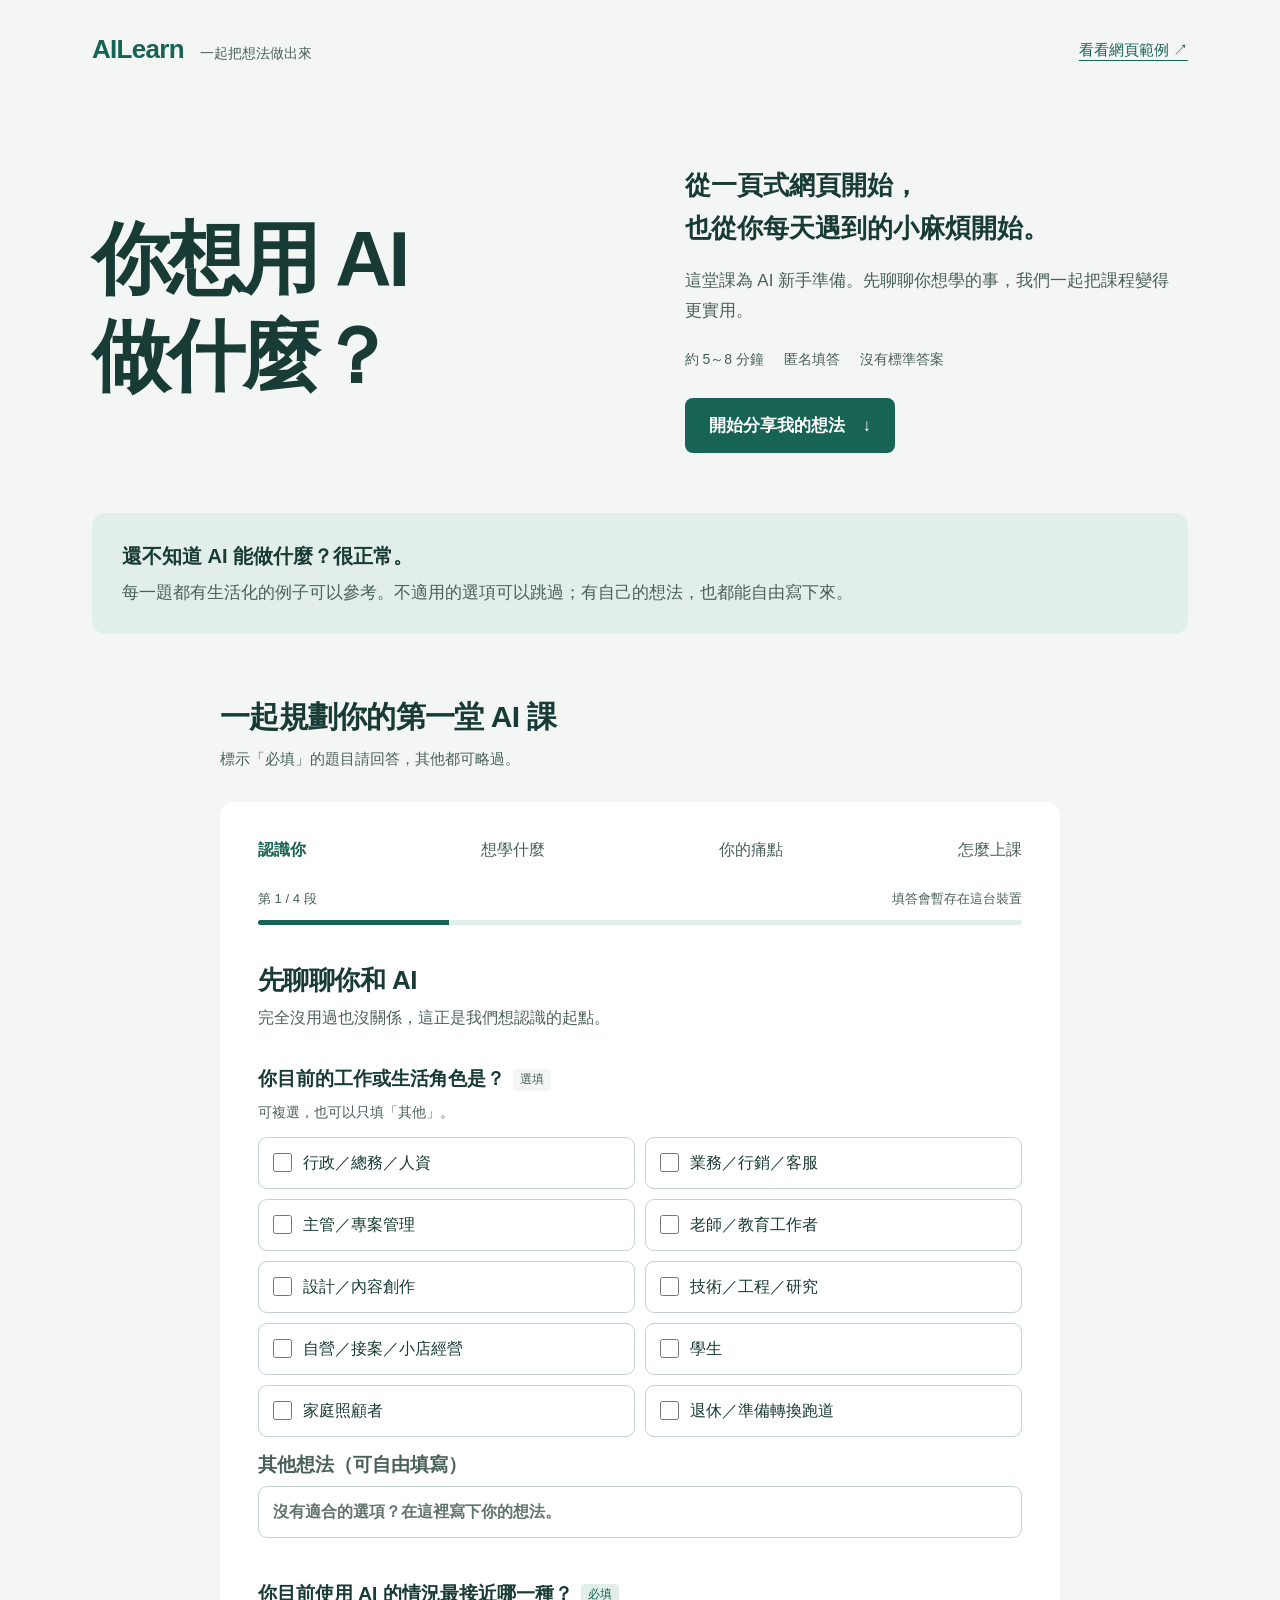
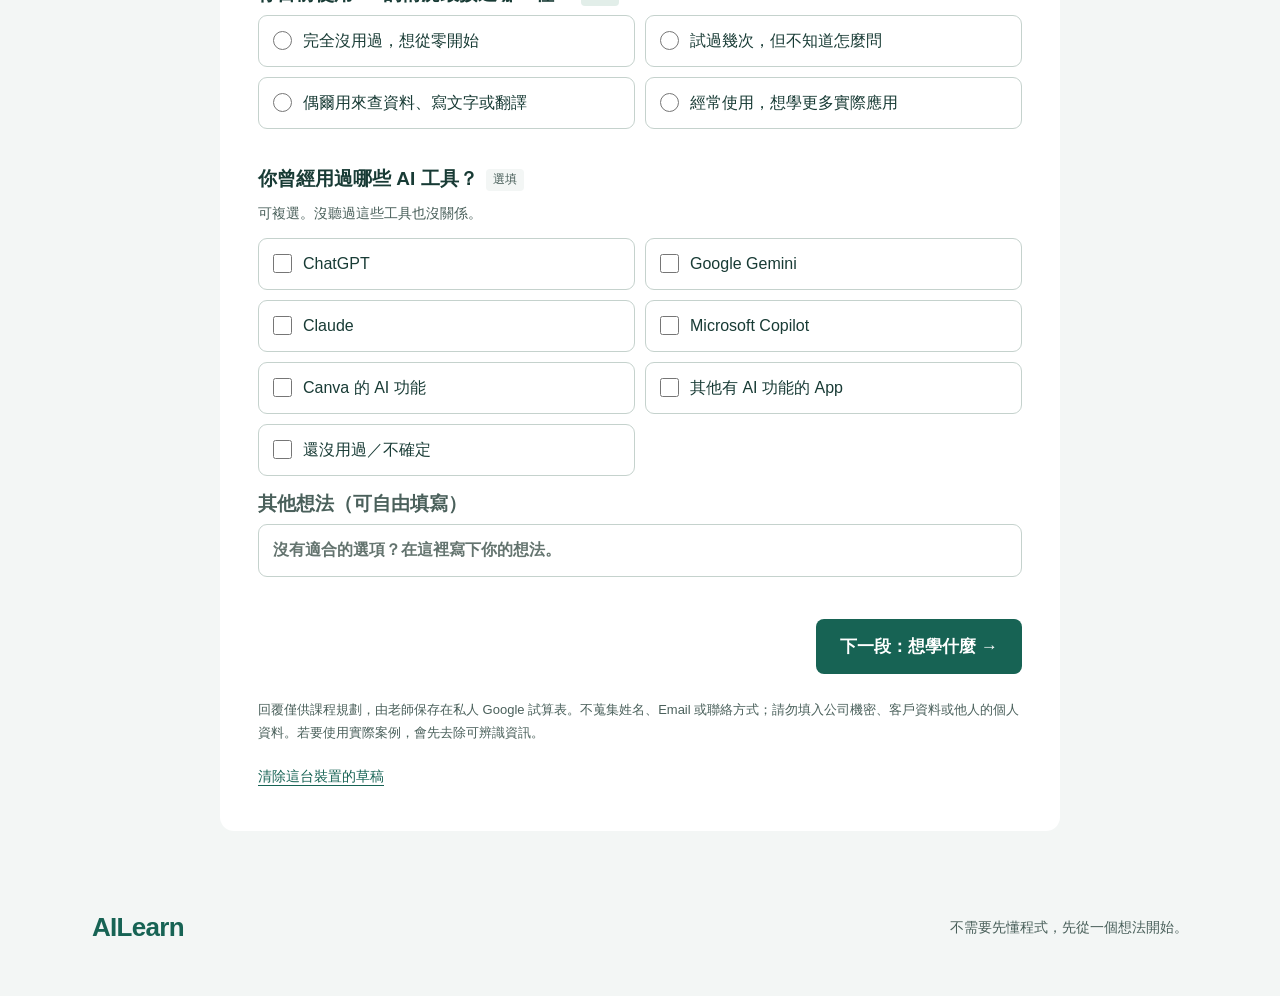
<file: index.html>
<!doctype html>
<html lang="zh-Hant-TW">
<head>
  <meta charset="utf-8">
  <meta name="viewport" content="width=device-width, initial-scale=1">
  <meta name="theme-color" content="#176354">
  <meta name="description" content="一起規劃你的第一堂 AI 實作課。告訴我們你想學什麼，以及工作、生活中最想用 AI 解決的事。匿名填答，約 5～8 分鐘。">
  <title>你想用 AI 做什麼？｜AILearn 課前需求問卷</title>
  <link rel="stylesheet" href="./styles.css">
  <script src="./config.js?v=20261104-1" defer></script>
  <script src="./app.js?v=20261104-3" defer></script>
</head>
<body>
  <a class="skip" href="#survey">跳到問卷</a>
  <header class="site-header"><a class="brand" href="./">AILearn<span>一起把想法做出來</span></a><a href="https://mosful.github.io/camp/" target="_blank" rel="noopener noreferrer">看看網頁範例 <span aria-hidden="true">↗</span></a></header>
  <main>
    <section class="intro" aria-labelledby="page-title">
      <h1 id="page-title">你想用 AI<br>做什麼？</h1>
      <div class="intro-copy"><p>從一頁式網頁開始，<br>也從你每天遇到的小麻煩開始。</p><p>這堂課為 AI 新手準備。先聊聊你想學的事，我們一起把課程變得更實用。</p><div class="facts"><span>約 5～8 分鐘</span><span>匿名填答</span><span>沒有標準答案</span></div><a class="button" href="#survey">開始分享我的想法 <span aria-hidden="true">↓</span></a></div>
    </section>
    <aside class="invitation"><strong>還不知道 AI 能做什麼？很正常。</strong><p>每一題都有生活化的例子可以參考。不適用的選項可以跳過；有自己的想法，也都能自由寫下來。</p></aside>
    <section id="survey" class="survey" aria-labelledby="survey-title">
      <div class="survey-heading"><h2 id="survey-title">一起規劃你的第一堂 AI 課</h2><p>標示「必填」的題目請回答，其他都可略過。</p></div>
      <noscript><p class="notice">此問卷需要 JavaScript 才能填答與送出，請開啟瀏覽器的 JavaScript 後重新整理。</p></noscript>
      <div id="form-app" hidden>
        <nav class="steps" aria-label="問卷階段"><ol><li aria-current="step">認識你</li><li>想學什麼</li><li>你的痛點</li><li>怎麼上課</li></ol></nav>
        <div class="progress-meta"><span id="step-label">第 1 / 4 段</span><span id="draft-status" role="status">填答會暫存在這台裝置</span></div>
        <div class="progress" role="progressbar" aria-label="問卷進度" aria-valuemin="0" aria-valuemax="4" aria-valuenow="1"><span></span></div>
        <form id="needs-form" novalidate>
          <div id="question-panels"></div>
          <div class="honey" aria-hidden="true"><label>請保持空白<input type="text" name="website" autocomplete="off" tabindex="-1"></label></div>
          <div id="form-error" class="notice error" role="alert" hidden></div>
          <div class="form-actions"><button class="button secondary" type="button" id="back" hidden>上一段</button><button class="button" type="button" id="next">下一段：想學什麼 <span aria-hidden="true">→</span></button><button class="button" type="submit" id="submit" hidden>送出我的想法</button></div>
          <p class="privacy">回覆僅供課程規劃，由老師保存在私人 Google 試算表。不蒐集姓名、Email 或聯絡方式；請勿填入公司機密、客戶資料或他人的個人資料。若要使用實際案例，會先去除可辨識資訊。</p>
          <button class="text-button" type="button" id="clear">清除這台裝置的草稿</button>
          <div id="clear-confirm" class="clear-confirm" hidden><p>要清除目前填寫的內容嗎？已送出的回覆不會受影響。</p><button type="button" id="confirm-clear" class="button secondary">清除草稿</button><button type="button" id="cancel-clear" class="text-button">保留內容</button></div>
        </form>
      </div>
      <section id="success" class="success" hidden aria-labelledby="success-title" tabindex="-1"><span class="success-mark" aria-hidden="true">✓</span><h2 id="success-title">收到你的想法了！</h2><p>謝謝你幫忙規劃這堂課。你的回覆已儲存，老師會依大家的需求安排實作內容。</p><p>到時候，帶著一個想完成的點子來就好。</p><p class="receipt" id="receipt"></p><a class="button" href="https://mosful.github.io/camp/" target="_blank" rel="noopener noreferrer">看看可以做出的網頁</a></section>
    </section>
    <footer><a class="brand" href="./">AILearn</a><p>不需要先懂程式，先從一個想法開始。</p></footer>
  </main>
</body>
</html>
</file>
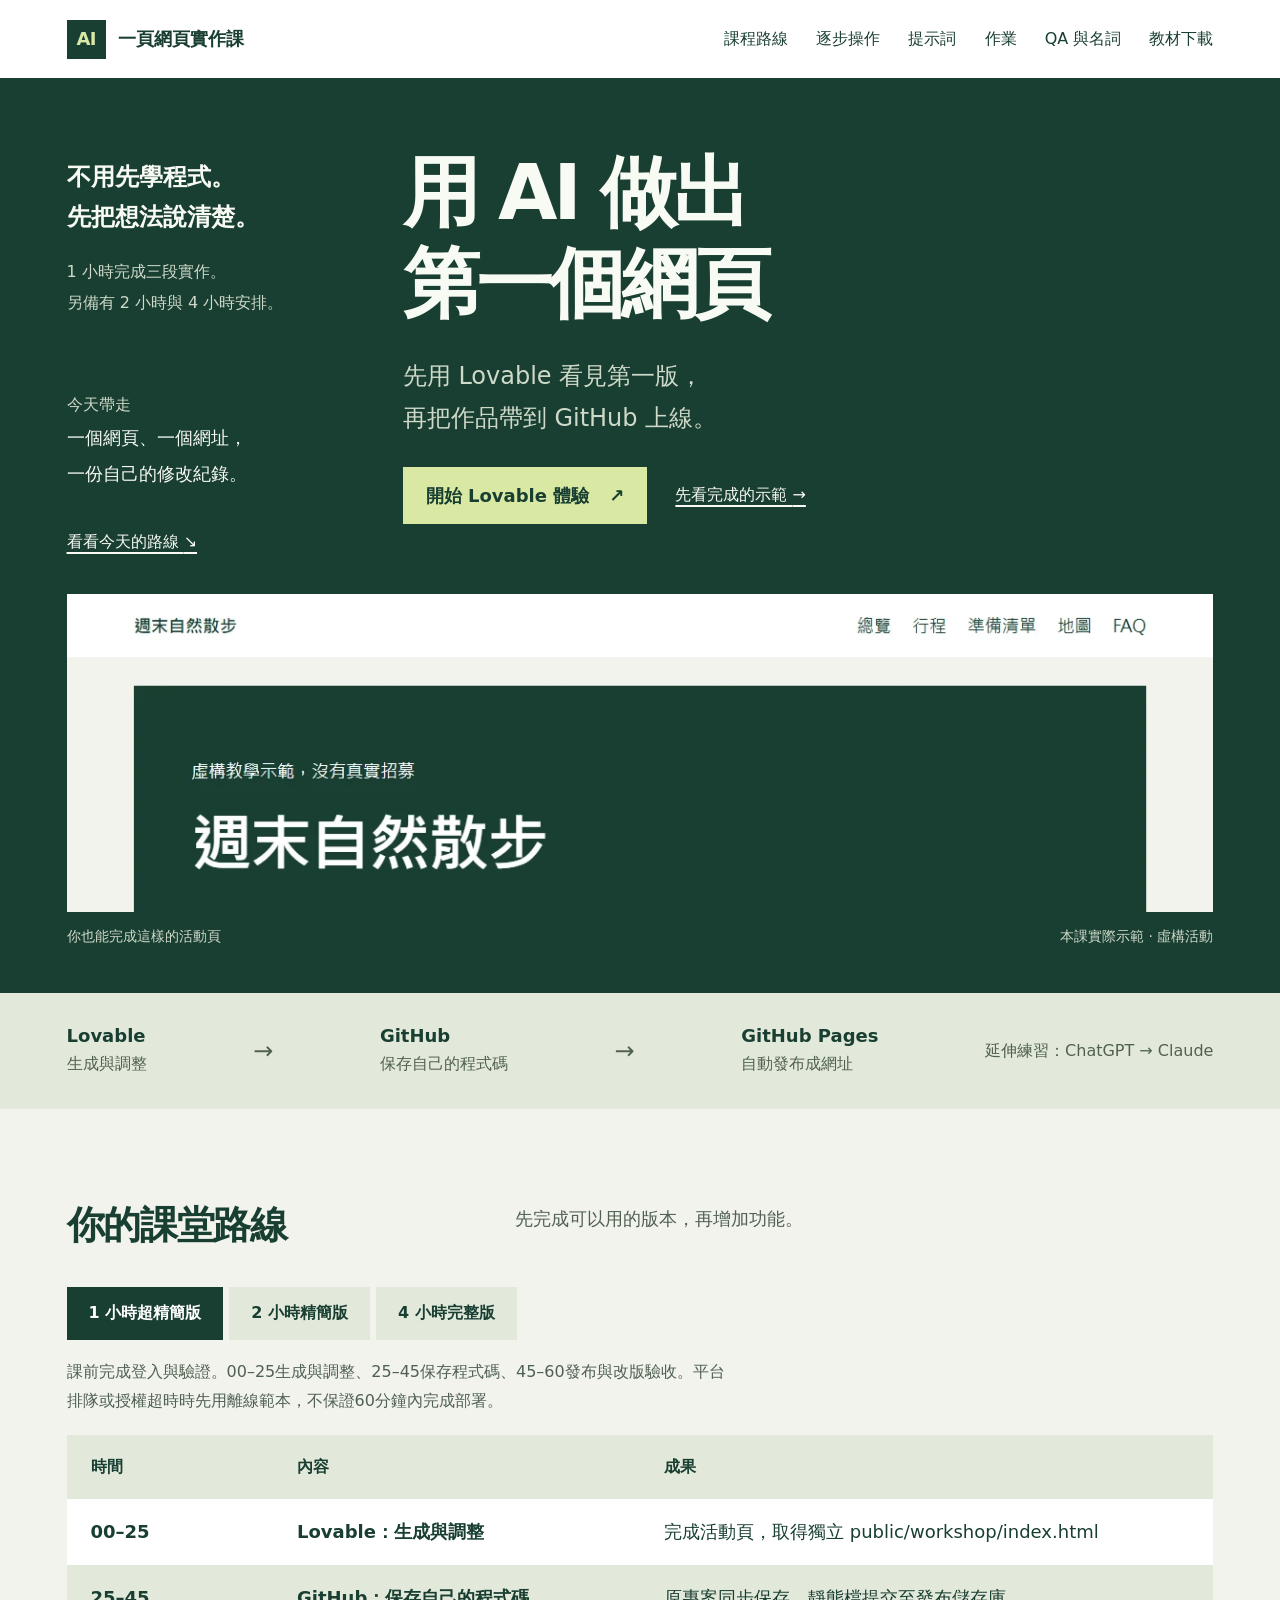
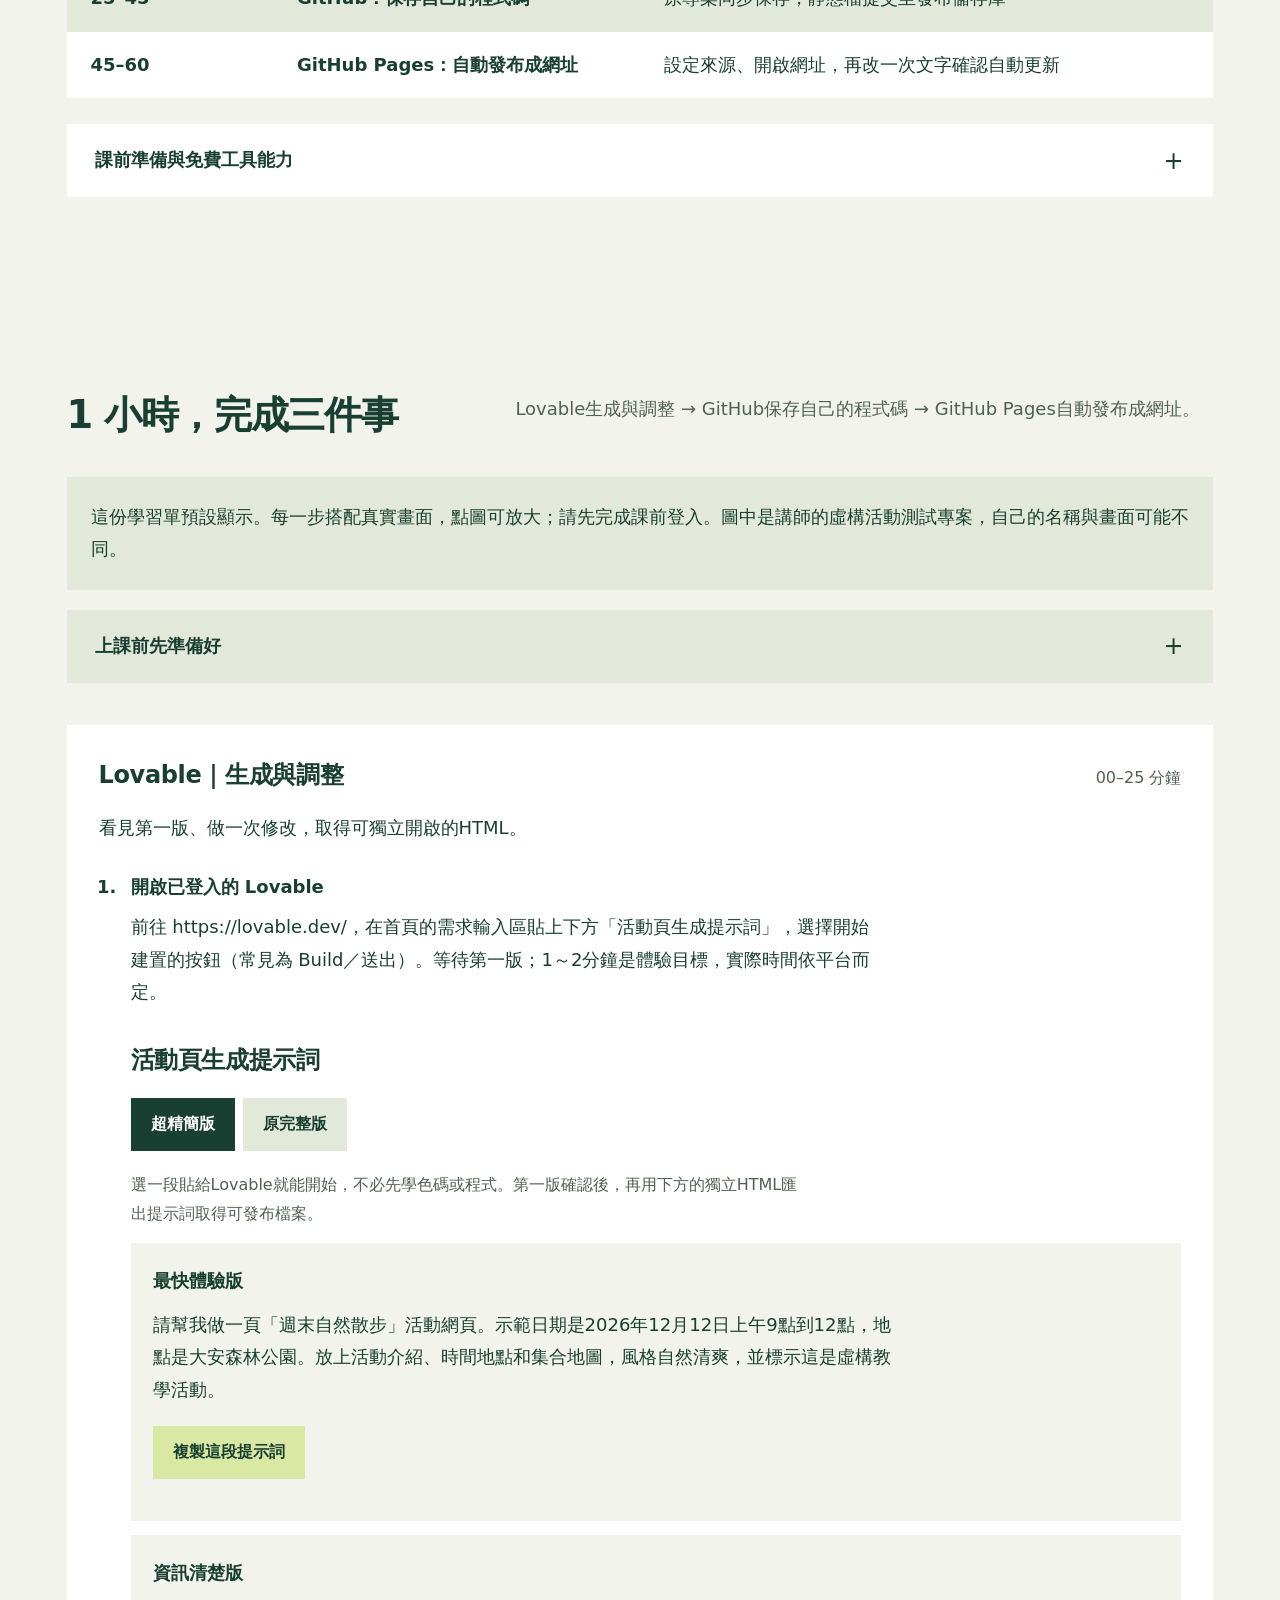
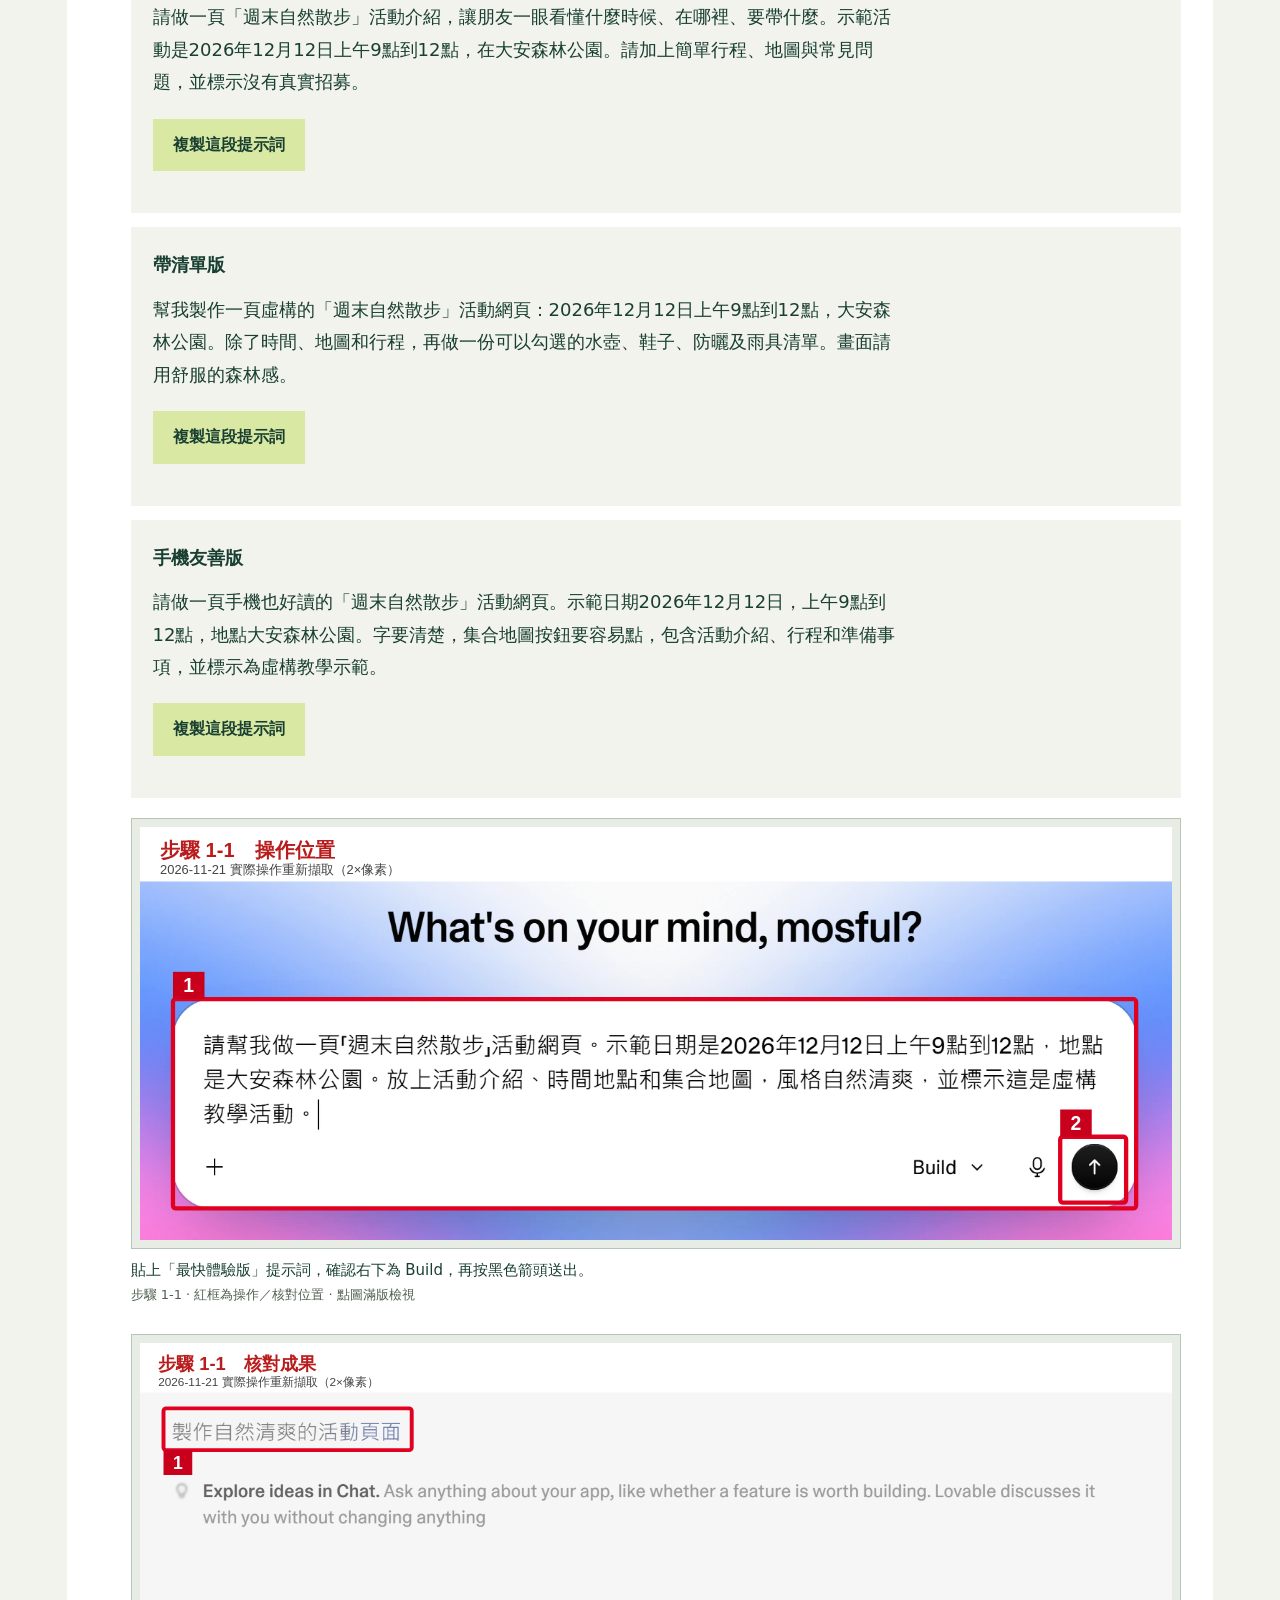
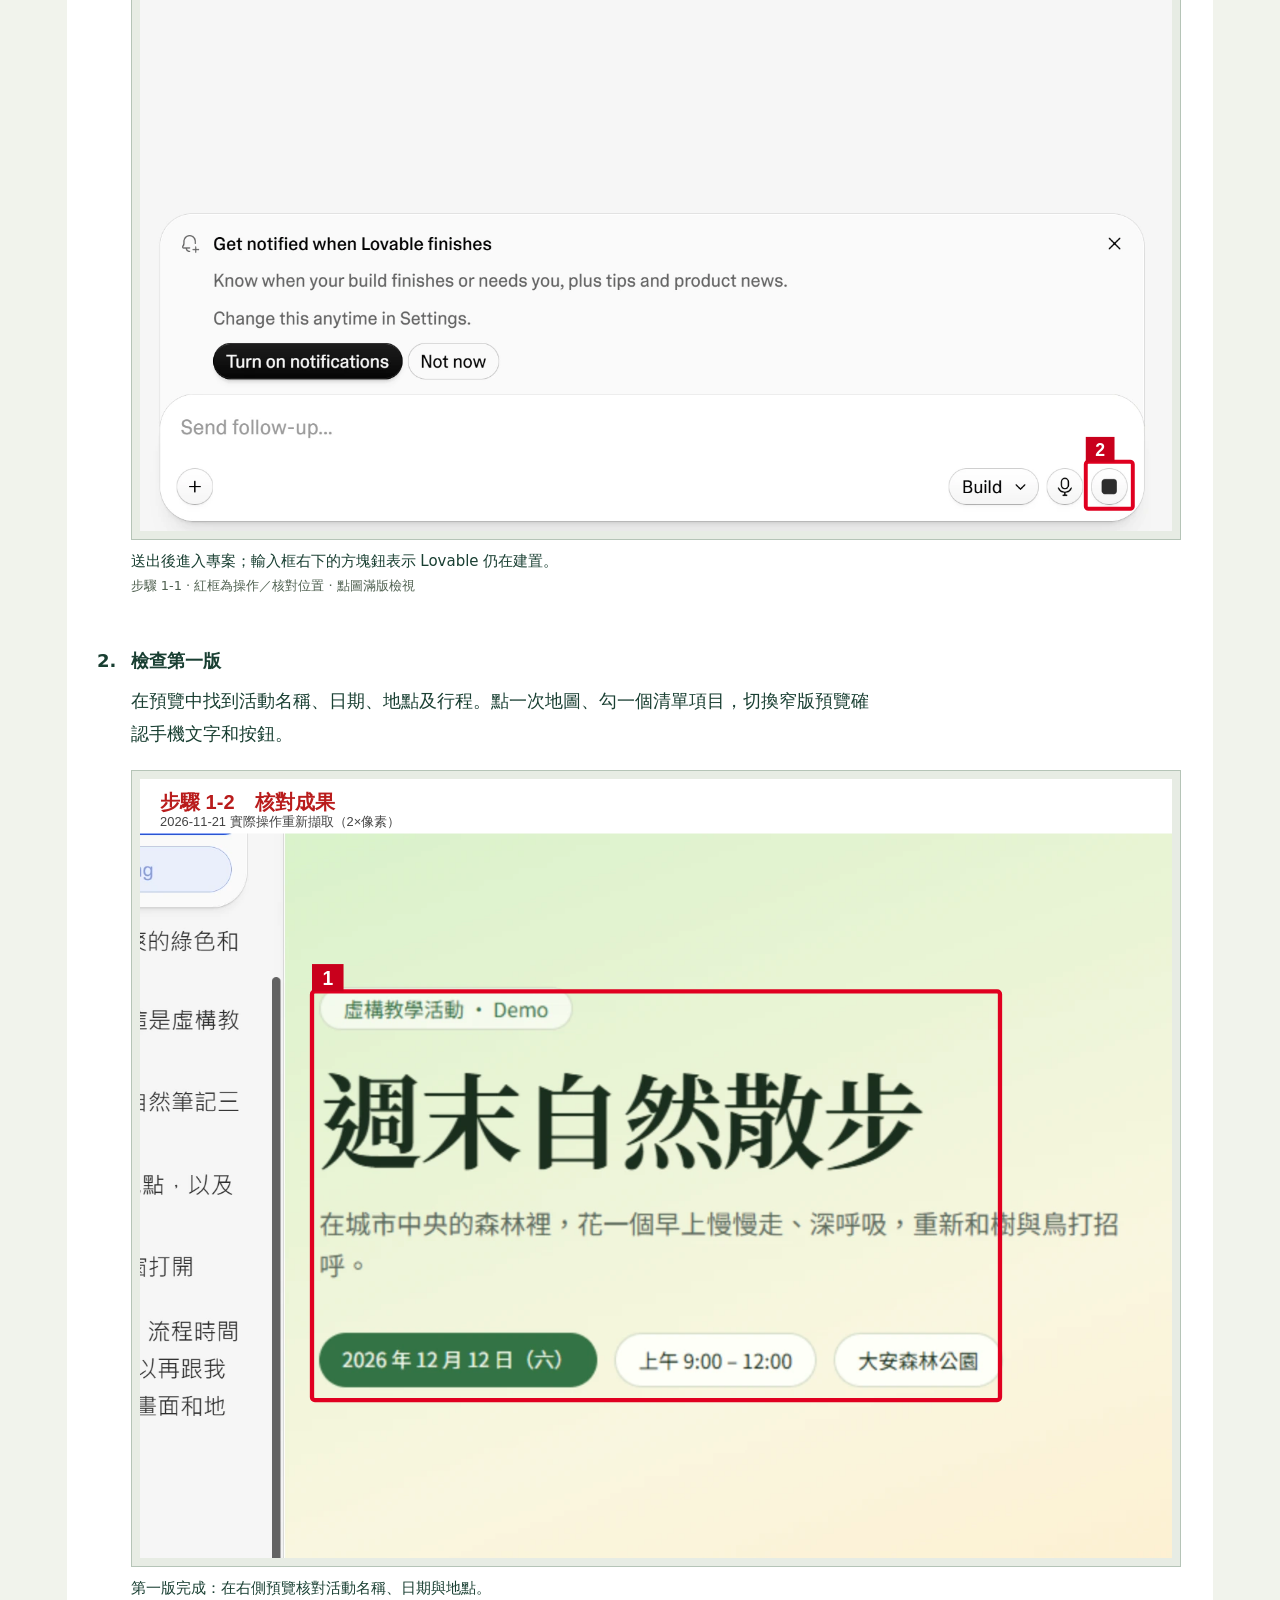
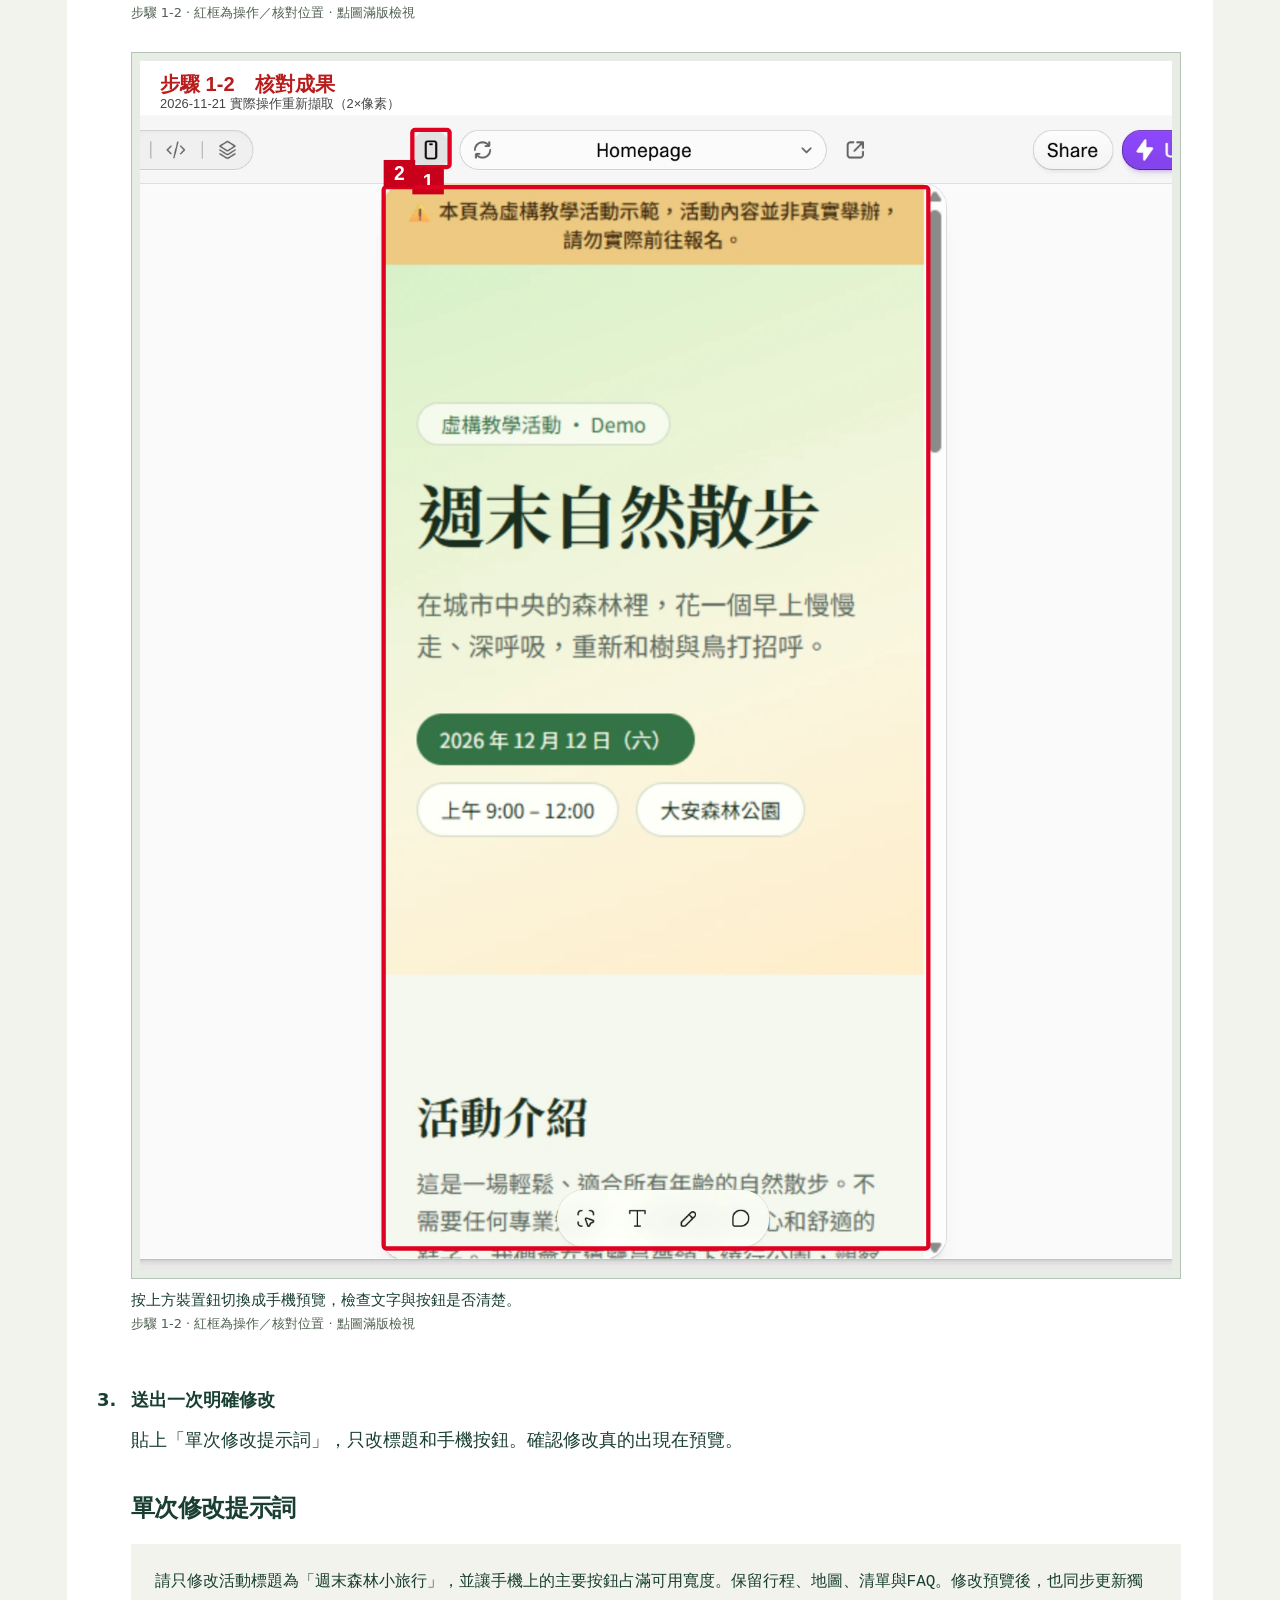
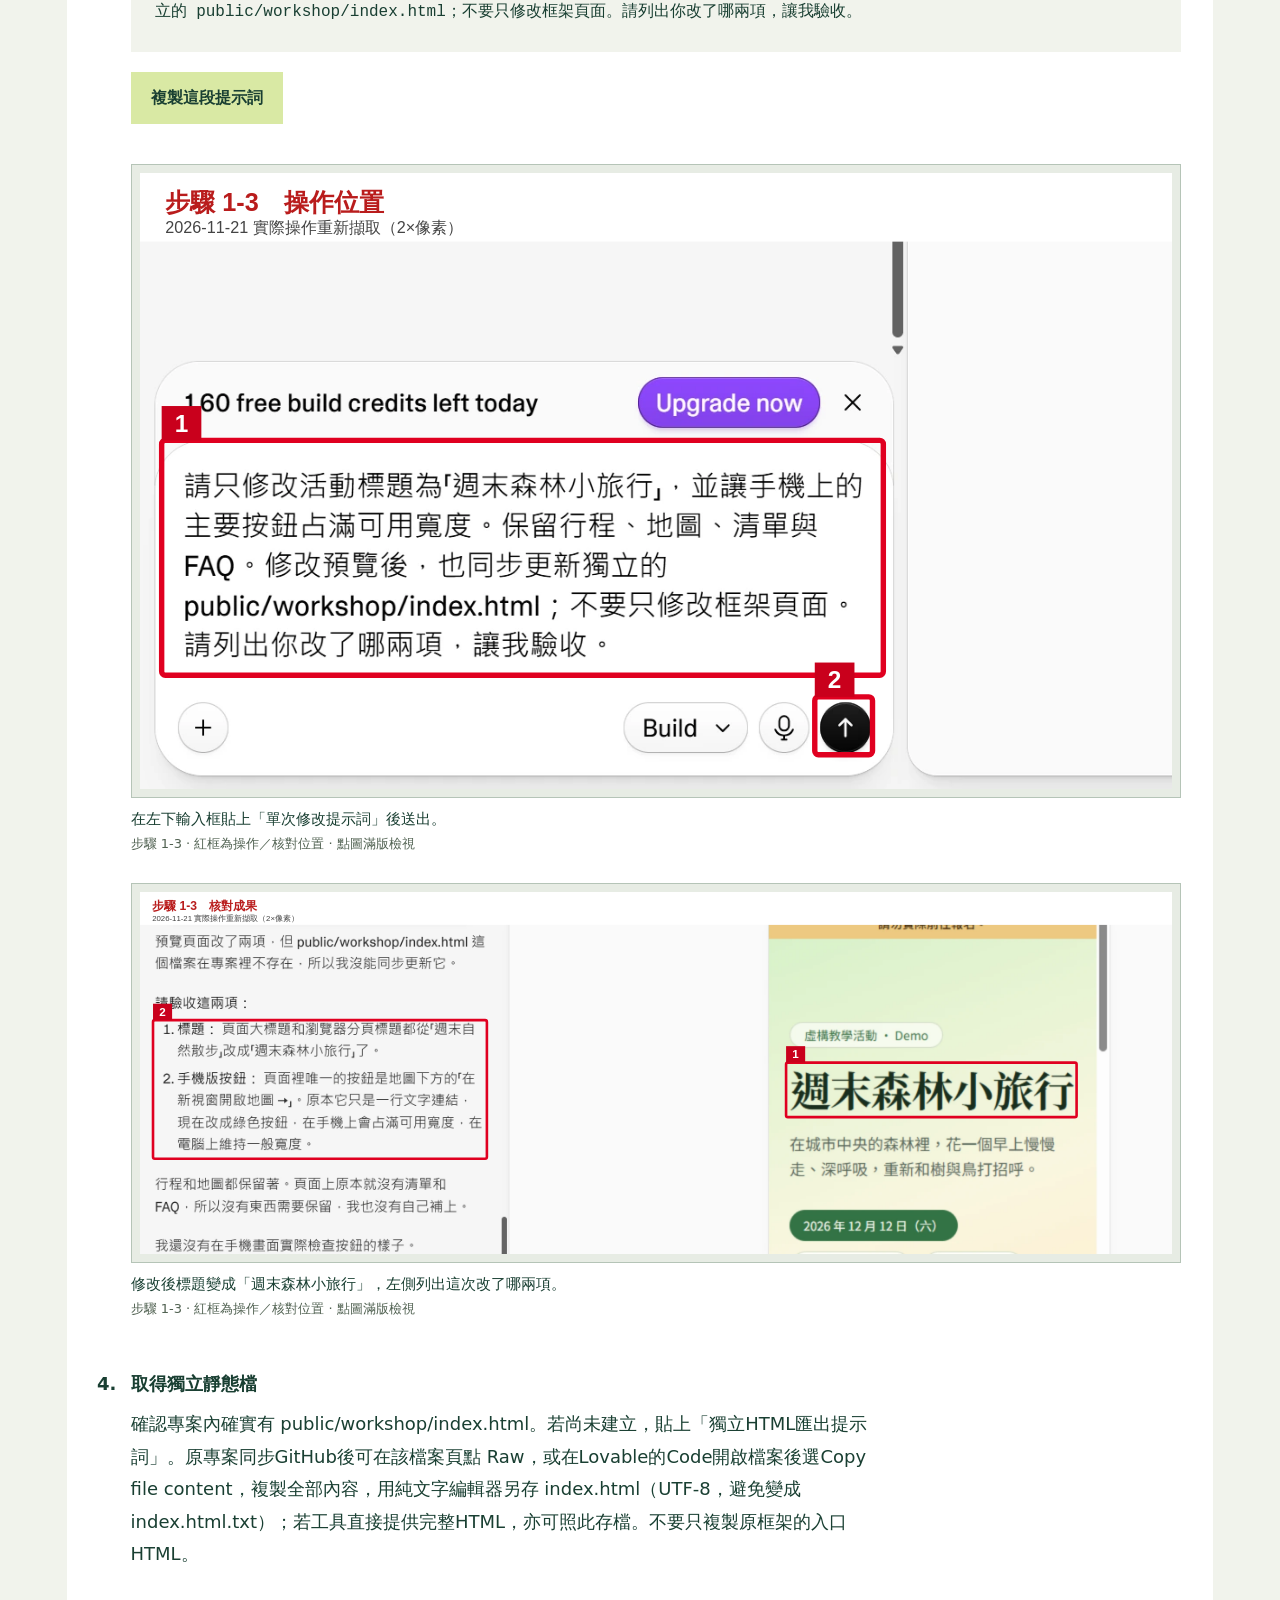
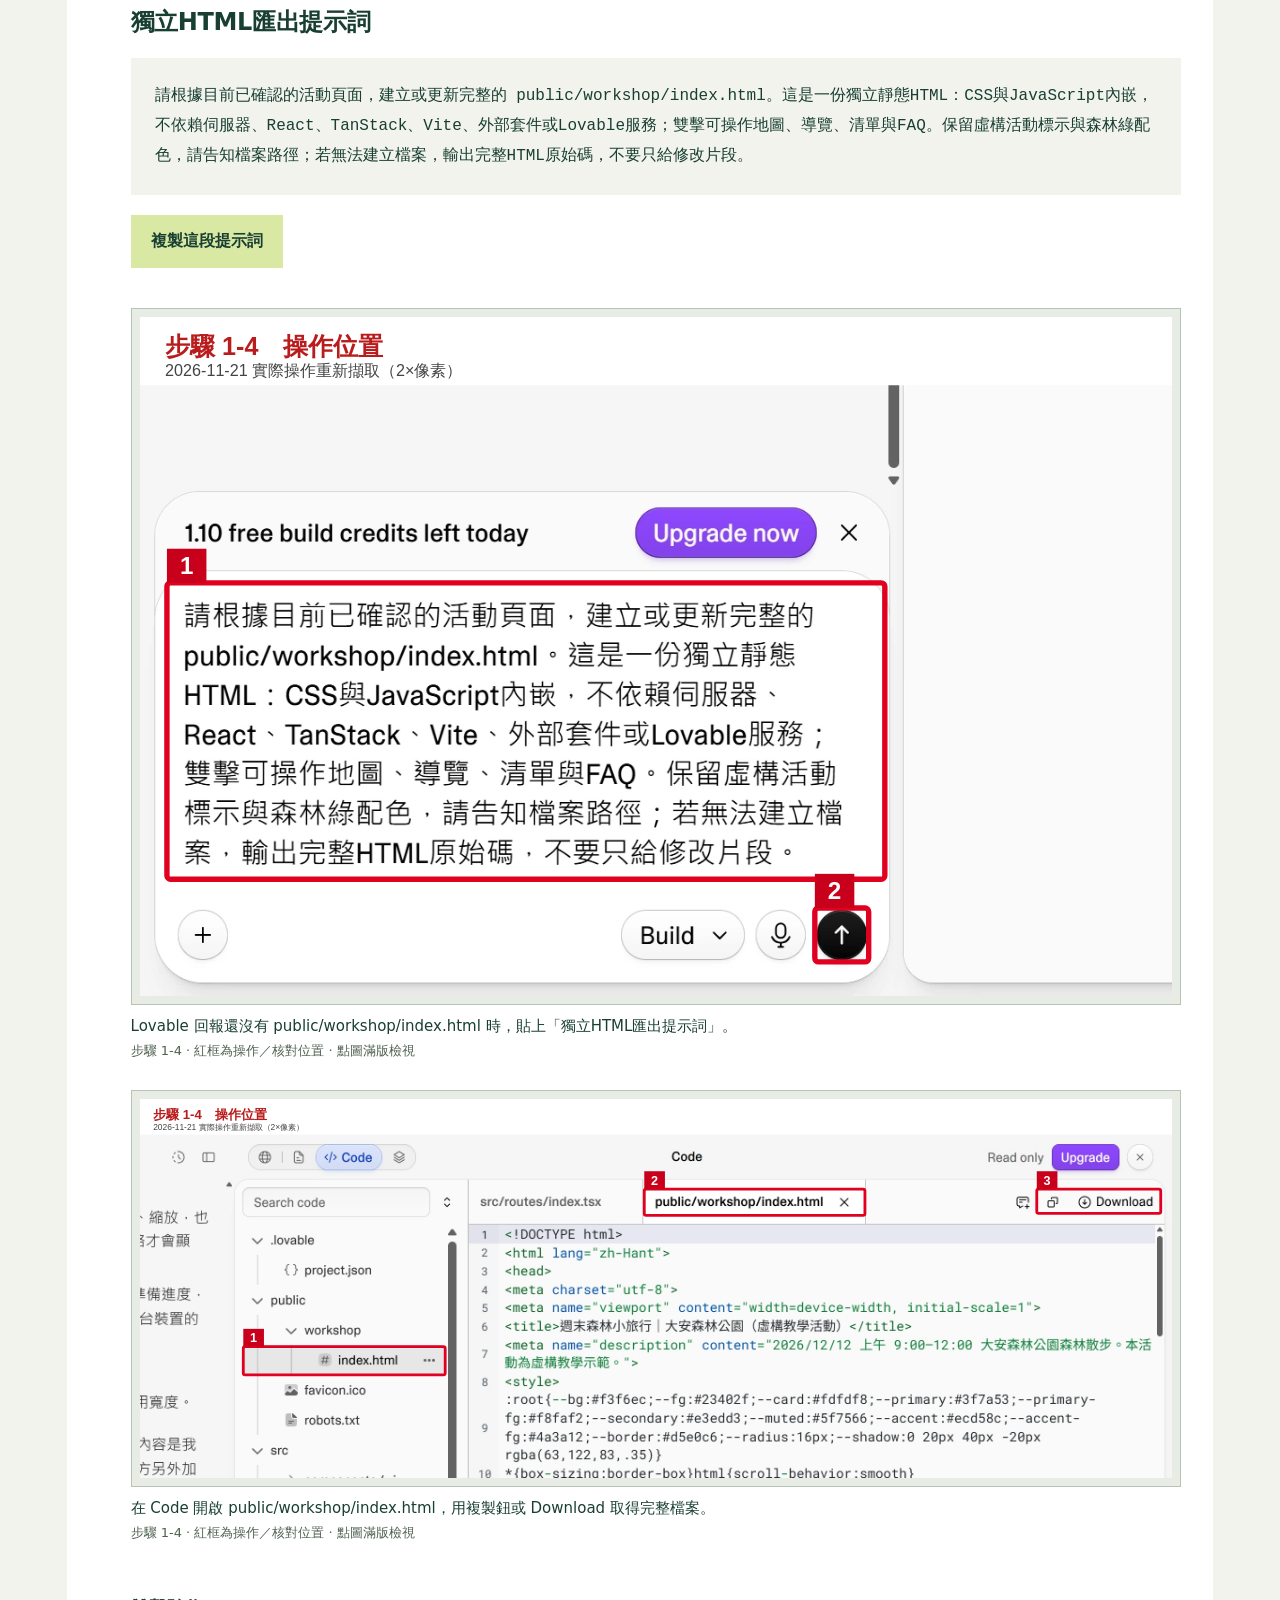
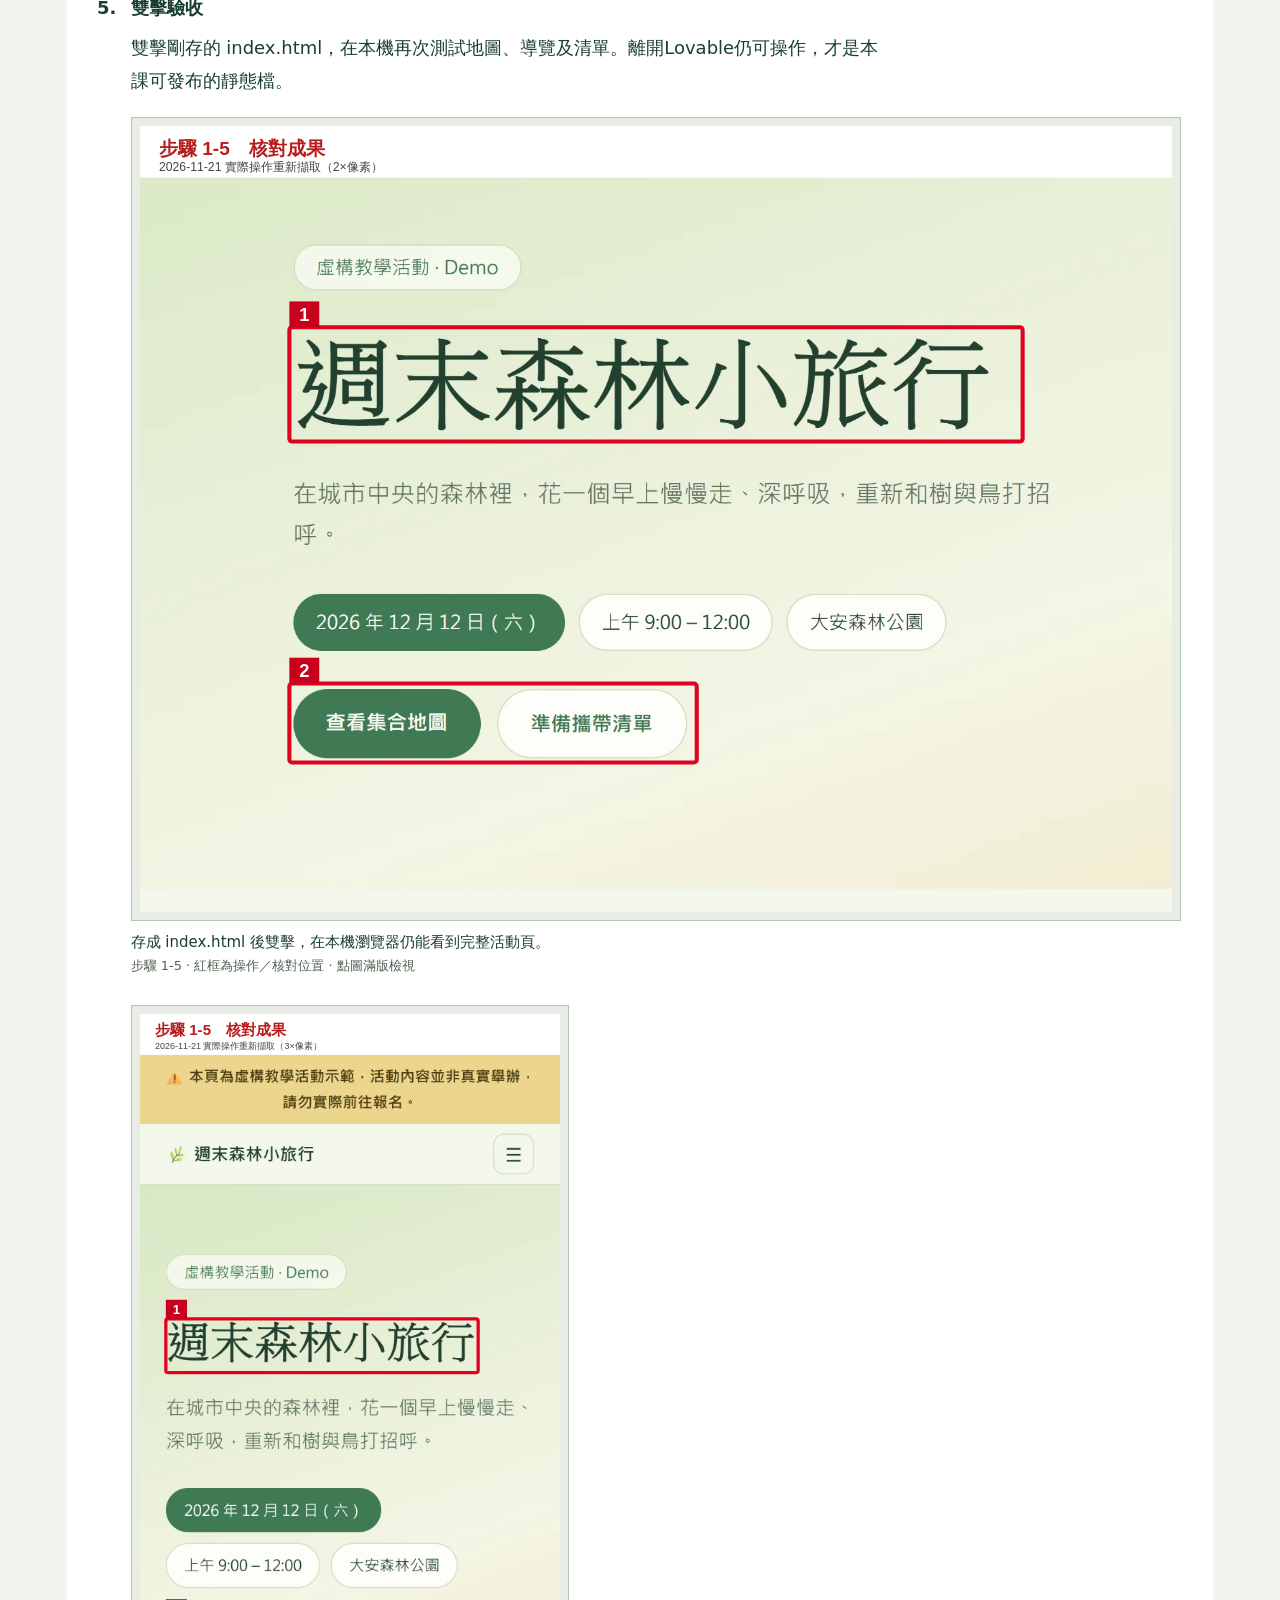
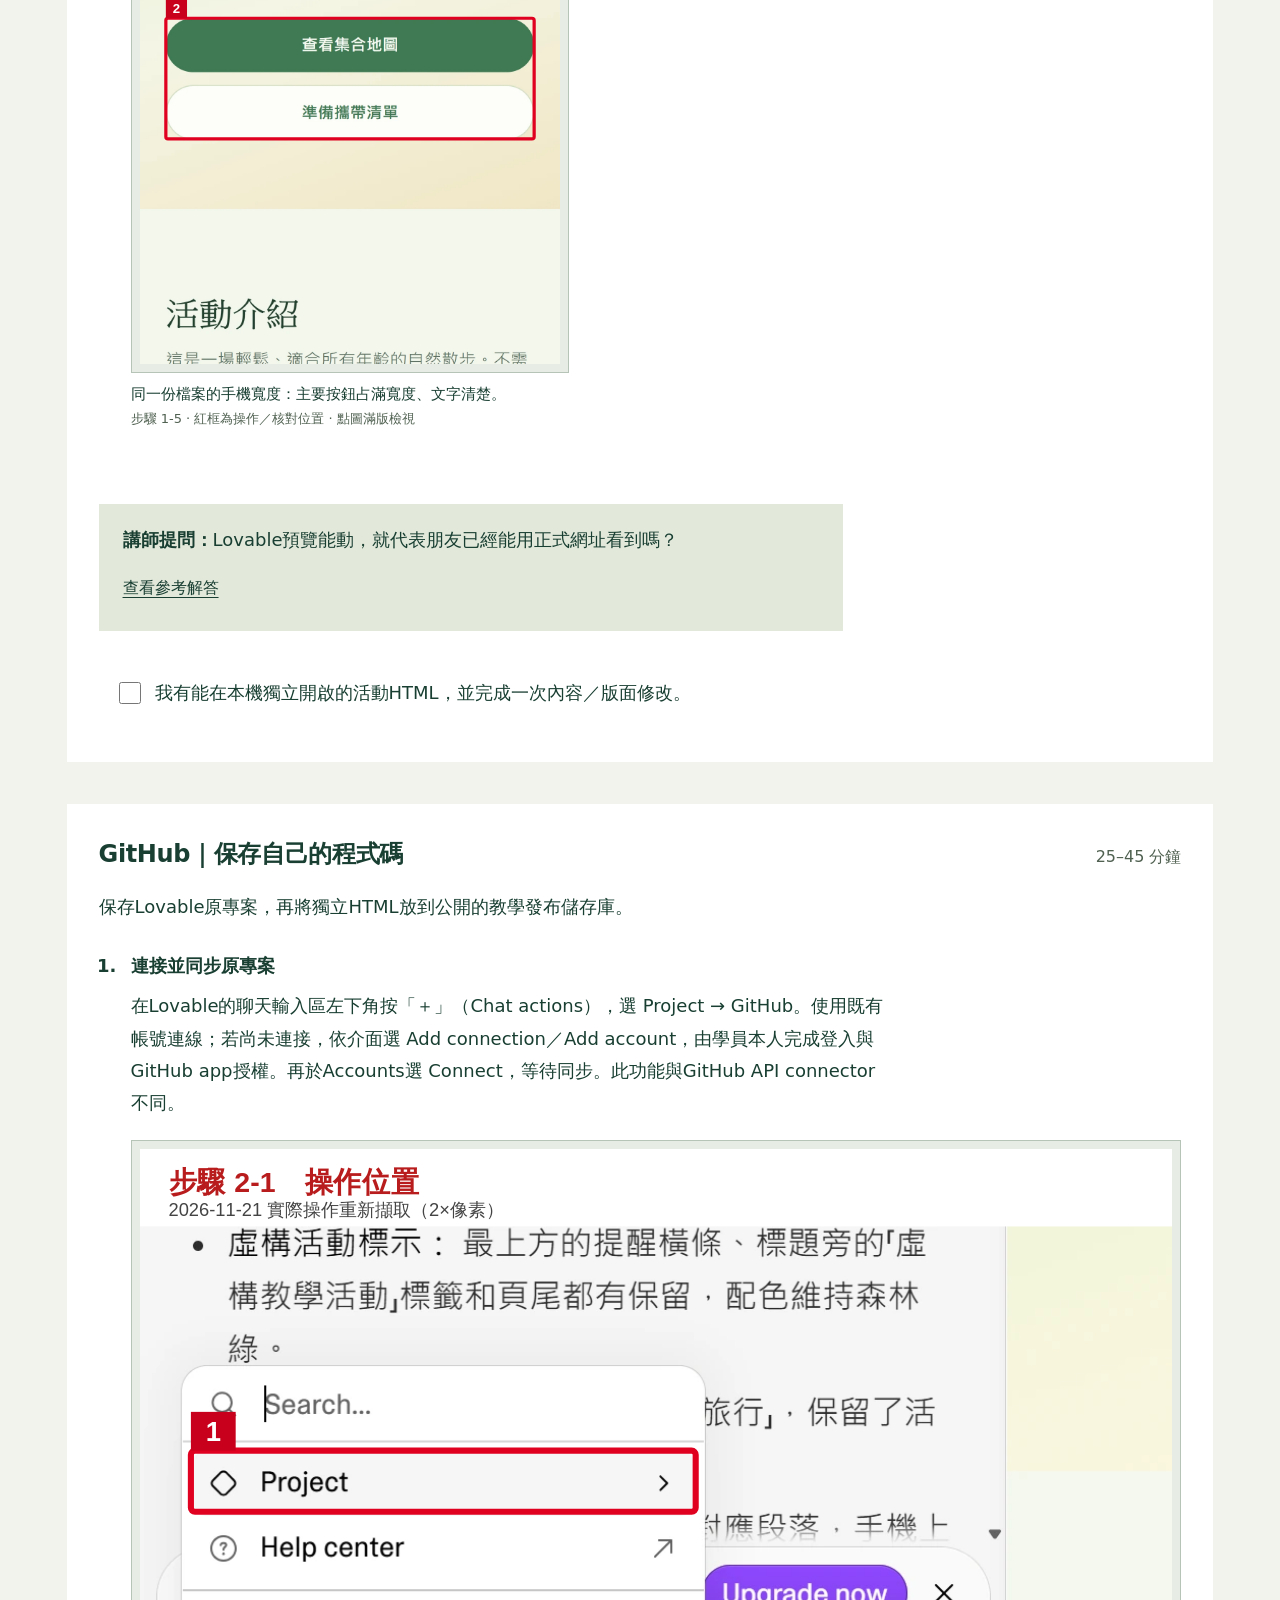
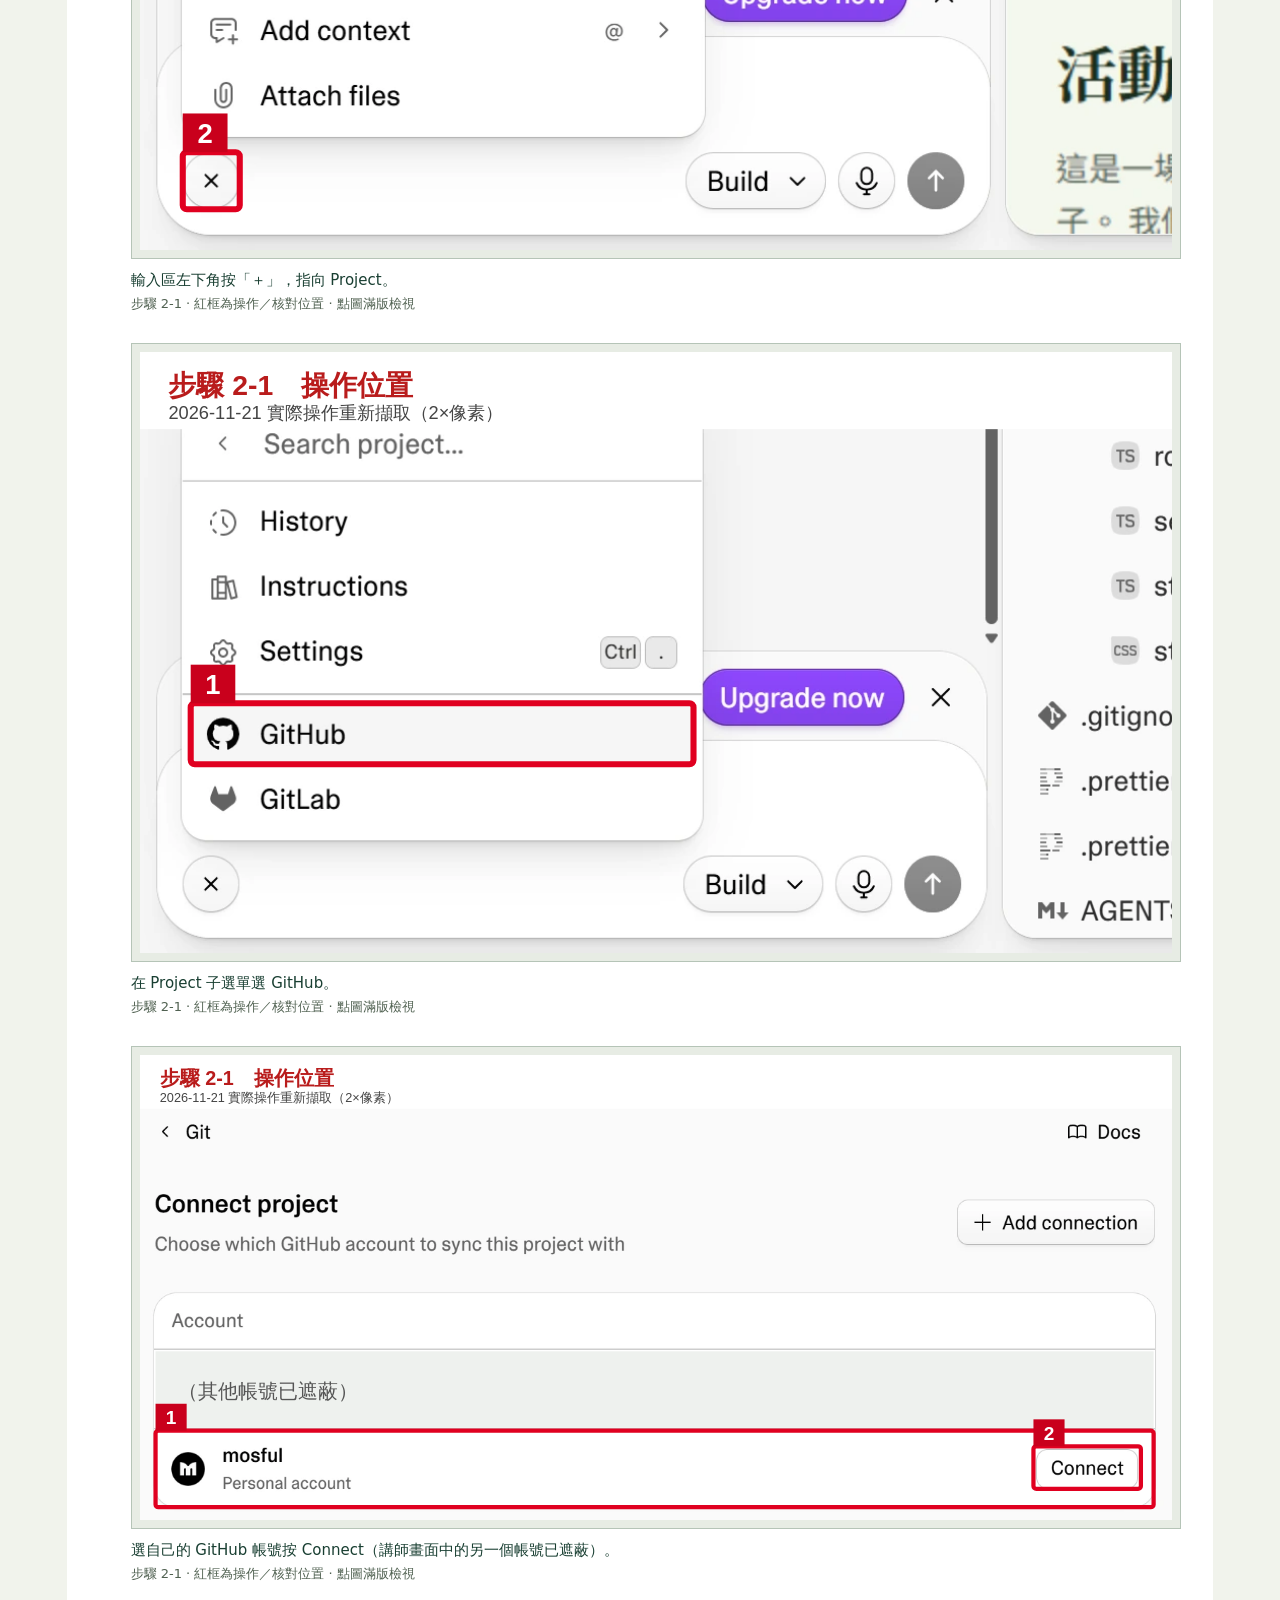
<file: course/index.html>
<!DOCTYPE html>
<html lang="zh-Hant">
<head>
<meta charset="UTF-8"><meta name="viewport" content="width=device-width, initial-scale=1">
<meta name="description" content="AI 新手的一頁式網頁實作教材：預設1小時超精簡版，另附2小時與4小時課程、逐步操作、可複製提示詞、GitHub Pages、Lovable、QA 與練習作業。">
<title>用 AI 做出第一個網頁｜實作課手冊</title>
<link rel="stylesheet" href="styles.css">
</head>
<body>
<a class="skip" href="#learn">跳到學習步驟</a>
<header class="site-header"><a class="brand" href="#home"><span class="brand-mark" aria-hidden="true">AI</span>一頁網頁實作課</a><button class="menu-toggle" type="button" aria-expanded="false" aria-controls="main-nav" hidden>開啟目錄</button><nav id="main-nav" aria-label="主要導覽"><a href="#plan">課程路線</a><a id="learn-nav" href="#onehour-sheet">逐步操作</a><a href="#prompts">提示詞</a><a href="#practice">作業</a><a href="#reference">QA 與名詞</a><a href="#downloads">教材下載</a></nav></header>
<main>
<section class="opening" id="home">
 <div class="opening-note"><p class="context-lead">不用先學程式。<br>先把想法說清楚。</p><p>1 小時完成三段實作。<br>另備有 2 小時與 4 小時安排。</p><p class="takeaway">今天帶走<br><strong>一個網頁、一個網址，<br>一份自己的修改紀錄。</strong></p><a href="#plan" class="context-link">看看今天的路線 <span aria-hidden="true">↘</span></a></div>
 <div class="paper">
  <h1>用 AI 做出<br>第一個網頁</h1>
  <p class="lead">先用 Lovable 看見第一版，<br class="desktop-break">再把作品帶到 GitHub 上線。</p>
  <div class="hero-actions"><a class="action" href="#onehour-sheet">開始 Lovable 體驗 <span aria-hidden="true">↗</span></a><a class="text-action" href="sample/index.html">先看完成的示範 <span aria-hidden="true">→</span></a></div>
 </div>
 <figure class="hero-preview"><a href="sample/index.html" aria-label="開啟週末自然散步示範網頁"><img src="assets/sample-preview.webp" width="1200" height="720" alt="本課實作的活動網頁：週末自然散步，包含活動時間與集合地圖連結。" fetchpriority="high"></a><figcaption><span>你也能完成這樣的活動頁</span><span>本課實際示範 · 虛構活動</span></figcaption></figure>
</section>
<div class="route-strip" aria-label="實作流程"><a href="#hour-lovable"><strong>Lovable</strong><span>生成與調整</span></a><span class="route-arrow" aria-hidden="true">→</span><a href="#hour-github"><strong>GitHub</strong><span>保存自己的程式碼</span></a><span class="route-arrow" aria-hidden="true">→</span><a href="#hour-pages"><strong>GitHub Pages</strong><span>自動發布成網址</span></a><p>延伸練習：ChatGPT → Claude</p></div>

<section id="plan" class="sheet">
 <div class="section-top"><h2>你的課堂路線</h2><p>先完成可以用的版本，再增加功能。</p></div>
 <div class="mode" role="group" aria-label="課程時間"><button type="button" class="chosen" data-mode="hour" aria-pressed="true">1 小時超精簡版</button><button type="button" data-mode="short" aria-pressed="false">2 小時精簡版</button><button type="button" data-mode="full" aria-pressed="false">4 小時完整版</button></div>
 <p id="schedule-note">休息時間已列入安排。帳號註冊與驗證請在課前完成。</p>
 <div class="table-scroll"><table><caption class="sr-only">課程時間安排</caption><thead><tr><th>時間</th><th>內容</th><th class="detail-heading">成果</th></tr></thead><tbody id="schedule"></tbody></table></div>
 <details><summary>課前準備與免費工具能力</summary><div><ul id="preparation"></ul><div class="table-scroll"><table><caption>GitHub 連接與發布的能力差異</caption><thead><tr><th>工具</th><th>判定</th><th>限制</th><th>課堂用法</th></tr></thead><tbody id="capabilities"></tbody></table></div><p>查閱日 2026-11-05。ChatGPT 的 GitHub 連接依帳號與介面提供，一般 app 不能自動回寫。</p></div></details>
</section>

<!-- onehour-sheet:start -->
<section id="onehour-sheet" class="sheet"><div class="section-top"><h2>1 小時，完成三件事</h2><p>Lovable生成與調整 → GitHub保存自己的程式碼 → GitHub Pages自動發布成網址。</p></div><p class="hour-note">這份學習單預設顯示。每一步搭配真實畫面，點圖可放大；請先完成課前登入。圖中是講師的虛構活動測試專案，自己的名稱與畫面可能不同。</p><details class="hour-prep"><summary>上課前先準備好</summary><div><ul><li>課前完成Lovable與GitHub登入、信箱驗證、Lovable剩餘額度確認；新授權由本人操作。</li><li>每人一台電腦、可連網；準備純文字編輯器，顯示副檔名。先備份教材範本，平台等待時可繼續。</li><li>講師先走過整條路線；60分鐘不含帳號註冊、授權故障與長時間平台排隊。</li><li>目標是三段流程和一次改版；ChatGPT、Claude、進階作業與完整QA留到延伸教材。</li></ul></div></details><article class="hour-stage" id="hour-lovable"><div class="hour-stage-heading"><h3>Lovable｜生成與調整</h3><p>00–25 分鐘</p></div><p>看見第一版、做一次修改，取得可獨立開啟的HTML。</p><ol class="hour-steps"><li><strong>開啟已登入的 Lovable</strong><p>前往 https://lovable.dev/，在首頁的需求輸入區貼上下方「活動頁生成提示詞」，選擇開始建置的按鈕（常見為 Build／送出）。等待第一版；1～2分鐘是體驗目標，實際時間依平台而定。</p><h3>活動頁生成提示詞</h3><div class="prompt-version-switch" role="group" aria-label="活動頁提示詞版本"><button type="button" data-prompt-version="short" aria-pressed="true" aria-controls="hour-prompt-short hour-prompt-full" class="chosen">超精簡版</button><button type="button" data-prompt-version="full" aria-pressed="false" aria-controls="hour-prompt-short hour-prompt-full">原完整版</button></div><div id="hour-prompt-short" data-prompt-panel="short"><p class="small">選一段貼給Lovable就能開始，不必先學色碼或程式。第一版確認後，再用下方的獨立HTML匯出提示詞取得可發布檔案。</p><article class="short-prompt"><h4>最快體驗版</h4><p id="hour-simple-0">請幫我做一頁「週末自然散步」活動網頁。示範日期是2026年12月12日上午9點到12點，地點是大安森林公園。放上活動介紹、時間地點和集合地圖，風格自然清爽，並標示這是虛構教學活動。</p><button class="copy" type="button" data-copy="hour-simple-0">複製這段提示詞</button></article><article class="short-prompt"><h4>資訊清楚版</h4><p id="hour-simple-1">請做一頁「週末自然散步」活動介紹，讓朋友一眼看懂什麼時候、在哪裡、要帶什麼。示範活動是2026年12月12日上午9點到12點，在大安森林公園。請加上簡單行程、地圖與常見問題，並標示沒有真實招募。</p><button class="copy" type="button" data-copy="hour-simple-1">複製這段提示詞</button></article><article class="short-prompt"><h4>帶清單版</h4><p id="hour-simple-2">幫我製作一頁虛構的「週末自然散步」活動網頁：2026年12月12日上午9點到12點，大安森林公園。除了時間、地圖和行程，再做一份可以勾選的水壺、鞋子、防曬及雨具清單。畫面請用舒服的森林感。</p><button class="copy" type="button" data-copy="hour-simple-2">複製這段提示詞</button></article><article class="short-prompt"><h4>手機友善版</h4><p id="hour-simple-3">請做一頁手機也好讀的「週末自然散步」活動網頁。示範日期2026年12月12日，上午9點到12點，地點大安森林公園。字要清楚，集合地圖按鈕要容易點，包含活動介紹、行程和準備事項，並標示為虛構教學示範。</p><button class="copy" type="button" data-copy="hour-simple-3">複製這段提示詞</button></article></div><div id="hour-prompt-full" data-prompt-panel="full" hidden><h3>原完整版：包含完整規格</h3><pre id="hour-generate"><code>請製作一個繁體中文（台灣用語）的一頁式活動網頁，主題為「週末自然散步」。這是虛構教學活動，請清楚標示「教學示範，沒有真實招募」。

活動資料：
- 示範日期：2026/12/12，09:00–12:00。
- 地點：臺北市大安森林公園；這是公開景點的示範，不代表真實集合安排。
- 對象：想在週末輕鬆散步的朋友。
- 行程：09:00集合暖身、09:30自然觀察、11:00休息分享、12:00結束。
- 準備清單：飲用水、好走的鞋子、帽子與防曬、雨具。
- FAQ：下雨怎麼辦、需要裝備嗎、這個頁面會收集個資嗎。
- 主要按鈕：「查看集合地圖」，連到 https://www.google.com/maps/search/?api=1&amp;query=大安森林公園 ，另開分頁並加上 rel=&quot;noopener&quot;。

版面與功能：
- 使用森林綠 #193f32、霧白 #f1f3ec、淺葉綠 #d9e9a4。
- 手機、平板、桌機依可用寬度重排，字體清楚、沒有橫向溢出。
- 有頁內導覽、活動資訊、行程、可勾選的準備清單與FAQ。
- 清單可勾選並顯示完成數量，使用此瀏覽器的本機儲存保留勾選；按鈕與連結都要能操作，保留鍵盤焦點。
- 不加入登入、資料庫、付款、報名表、平台內建AI、API或金鑰。

先產生可預覽第一版。完成後請另外建立一份 public/workshop/index.html：完整的獨立靜態網頁，CSS與JavaScript全部內嵌，不依賴框架、外部套件、伺服器或Lovable執行環境。讓我下載或從同步至GitHub的檔案中取得後，雙擊就能使用，再交給GitHub Pages發布。請不要把原專案的框架入口檔冒充獨立HTML。若尚未建立此檔，明確告訴我，並提供完整HTML原始碼。</code></pre><button type="button" class="copy" data-copy="hour-generate">複製這段提示詞</button></div><figure class="step-shot"><a href="assets/onehour/01-lovable-prompt-s1-1.svg" aria-label="放大檢視截圖：貼上「最快體驗版」提示詞，確認右下為 Build，再按黑色箭頭送出。"><img src="assets/onehour/01-lovable-prompt-s1-1.svg" width="900" height="360" loading="lazy" alt="貼上「最快體驗版」提示詞，確認右下為 Build，再按黑色箭頭送出。"></a><figcaption>貼上「最快體驗版」提示詞，確認右下為 Build，再按黑色箭頭送出。 <span>步驟 1-1 · 紅框為操作／核對位置 · 點圖滿版檢視</span></figcaption></figure><figure class="step-shot"><a href="assets/onehour/02-lovable-building-s1-1.svg" aria-label="放大檢視截圖：送出後進入專案；輸入框右下的方塊鈕表示 Lovable 仍在建置。"><img src="assets/onehour/02-lovable-building-s1-1.svg" width="988" height="754" loading="lazy" alt="送出後進入專案；輸入框右下的方塊鈕表示 Lovable 仍在建置。"></a><figcaption>送出後進入專案；輸入框右下的方塊鈕表示 Lovable 仍在建置。 <span>步驟 1-1 · 紅框為操作／核對位置 · 點圖滿版檢視</span></figcaption></figure></li><li><strong>檢查第一版</strong><p>在預覽中找到活動名稱、日期、地點及行程。點一次地圖、勾一個清單項目，切換窄版預覽確認手機文字和按鈕。</p><figure class="step-shot"><a href="assets/onehour/03-lovable-first-preview-s1-2.svg" aria-label="放大檢視截圖：第一版完成：在右側預覽核對活動名稱、日期與地點。"><img src="assets/onehour/03-lovable-first-preview-s1-2.svg" width="900" height="679" loading="lazy" alt="第一版完成：在右側預覽核對活動名稱、日期與地點。"></a><figcaption>第一版完成：在右側預覽核對活動名稱、日期與地點。 <span>步驟 1-2 · 紅框為操作／核對位置 · 點圖滿版檢視</span></figcaption></figure><figure class="step-shot"><a href="assets/onehour/06-lovable-mobile-preview-s1-2.svg" aria-label="放大檢視截圖：按上方裝置鈕切換成手機預覽，檢查文字與按鈕是否清楚。"><img src="assets/onehour/06-lovable-mobile-preview-s1-2.svg" width="900" height="1054" loading="lazy" alt="按上方裝置鈕切換成手機預覽，檢查文字與按鈕是否清楚。"></a><figcaption>按上方裝置鈕切換成手機預覽，檢查文字與按鈕是否清楚。 <span>步驟 1-2 · 紅框為操作／核對位置 · 點圖滿版檢視</span></figcaption></figure></li><li><strong>送出一次明確修改</strong><p>貼上「單次修改提示詞」，只改標題和手機按鈕。確認修改真的出現在預覽。</p><h3>單次修改提示詞</h3><pre id="hour-modify"><code>請只修改活動標題為「週末森林小旅行」，並讓手機上的主要按鈕占滿可用寬度。保留行程、地圖、清單與FAQ。修改預覽後，也同步更新獨立的 public/workshop/index.html；不要只修改框架頁面。請列出你改了哪兩項，讓我驗收。</code></pre><button type="button" class="copy" data-copy="hour-modify">複製這段提示詞</button><figure class="step-shot"><a href="assets/onehour/04-lovable-modify-prompt-s1-3.svg" aria-label="放大檢視截圖：在左下輸入框貼上「單次修改提示詞」後送出。"><img src="assets/onehour/04-lovable-modify-prompt-s1-3.svg" width="715" height="426" loading="lazy" alt="在左下輸入框貼上「單次修改提示詞」後送出。"></a><figcaption>在左下輸入框貼上「單次修改提示詞」後送出。 <span>步驟 1-3 · 紅框為操作／核對位置 · 點圖滿版檢視</span></figcaption></figure><figure class="step-shot"><a href="assets/onehour/05-lovable-modified-preview-s1-3.svg" aria-label="放大檢視截圖：修改後標題變成「週末森林小旅行」，左側列出這次改了哪兩項。"><img src="assets/onehour/05-lovable-modified-preview-s1-3.svg" width="1488" height="522" loading="lazy" alt="修改後標題變成「週末森林小旅行」，左側列出這次改了哪兩項。"></a><figcaption>修改後標題變成「週末森林小旅行」，左側列出這次改了哪兩項。 <span>步驟 1-3 · 紅框為操作／核對位置 · 點圖滿版檢視</span></figcaption></figure></li><li><strong>取得獨立靜態檔</strong><p>確認專案內確實有 public/workshop/index.html。若尚未建立，貼上「獨立HTML匯出提示詞」。原專案同步GitHub後可在該檔案頁點 Raw，或在Lovable的Code開啟檔案後選Copy file content，複製全部內容，用純文字編輯器另存 index.html（UTF-8，避免變成 index.html.txt）；若工具直接提供完整HTML，亦可照此存檔。不要只複製原框架的入口HTML。</p><h3>獨立HTML匯出提示詞</h3><pre id="hour-export"><code>請根據目前已確認的活動頁面，建立或更新完整的 public/workshop/index.html。這是一份獨立靜態HTML：CSS與JavaScript內嵌，不依賴伺服器、React、TanStack、Vite、外部套件或Lovable服務；雙擊可操作地圖、導覽、清單與FAQ。保留虛構活動標示與森林綠配色，請告知檔案路徑；若無法建立檔案，輸出完整HTML原始碼，不要只給修改片段。</code></pre><button type="button" class="copy" data-copy="hour-export">複製這段提示詞</button><figure class="step-shot"><a href="assets/onehour/07-lovable-export-prompt-s1-4.svg" aria-label="放大檢視截圖：Lovable 回報還沒有 public/workshop/index.html 時，貼上「獨立HTML匯出提示詞」。"><img src="assets/onehour/07-lovable-export-prompt-s1-4.svg" width="719" height="472" loading="lazy" alt="Lovable 回報還沒有 public/workshop/index.html 時，貼上「獨立HTML匯出提示詞」。"></a><figcaption>Lovable 回報還沒有 public/workshop/index.html 時，貼上「獨立HTML匯出提示詞」。 <span>步驟 1-4 · 紅框為操作／核對位置 · 點圖滿版檢視</span></figcaption></figure><figure class="step-shot"><a href="assets/onehour/13-lovable-export-file-s1-4.svg" aria-label="放大檢視截圖：在 Code 開啟 public/workshop/index.html，用複製鈕或 Download 取得完整檔案。"><img src="assets/onehour/13-lovable-export-file-s1-4.svg" width="1374" height="505" loading="lazy" alt="在 Code 開啟 public/workshop/index.html，用複製鈕或 Download 取得完整檔案。"></a><figcaption>在 Code 開啟 public/workshop/index.html，用複製鈕或 Download 取得完整檔案。 <span>步驟 1-4 · 紅框為操作／核對位置 · 點圖滿版檢視</span></figcaption></figure></li><li><strong>雙擊驗收</strong><p>雙擊剛存的 index.html，在本機再次測試地圖、導覽及清單。離開Lovable仍可操作，才是本課可發布的靜態檔。</p><figure class="step-shot"><a href="assets/onehour/14-local-html-1440-s1-5.svg" aria-label="放大檢視截圖：存成 index.html 後雙擊，在本機瀏覽器仍能看到完整活動頁。"><img src="assets/onehour/14-local-html-1440-s1-5.svg" width="950" height="722" loading="lazy" alt="存成 index.html 後雙擊，在本機瀏覽器仍能看到完整活動頁。"></a><figcaption>存成 index.html 後雙擊，在本機瀏覽器仍能看到完整活動頁。 <span>步驟 1-5 · 紅框為操作／核對位置 · 點圖滿版檢視</span></figcaption></figure><figure class="step-shot portrait"><a href="assets/onehour/14-local-html-390-s1-5.svg" aria-label="放大檢視截圖：同一份檔案的手機寬度：主要按鈕占滿寬度、文字清楚。"><img src="assets/onehour/14-local-html-390-s1-5.svg" width="488" height="1102" loading="lazy" alt="同一份檔案的手機寬度：主要按鈕占滿寬度、文字清楚。"></a><figcaption>同一份檔案的手機寬度：主要按鈕占滿寬度、文字清楚。 <span>步驟 1-5 · 紅框為操作／核對位置 · 點圖滿版檢視</span></figcaption></figure></li></ol><div class="lecturer-question"><p><strong>講師提問：</strong>Lovable預覽能動，就代表朋友已經能用正式網址看到嗎？</p><details class="answer-toggle"><summary>查看參考解答</summary><small class="reference-answer">參考解答：還沒有。接著要保存程式碼、準備獨立靜態檔，再由Pages產生正式網址。</small></details></div><label class="checkline"><input type="checkbox" data-hour-check="0"><span>我有能在本機獨立開啟的活動HTML，並完成一次內容／版面修改。</span></label></article><article class="hour-stage" id="hour-github"><div class="hour-stage-heading"><h3>GitHub｜保存自己的程式碼</h3><p>25–45 分鐘</p></div><p>保存Lovable原專案，再將獨立HTML放到公開的教學發布儲存庫。</p><ol class="hour-steps"><li><strong>連接並同步原專案</strong><p>在Lovable的聊天輸入區左下角按「＋」（Chat actions），選 Project → GitHub。使用既有帳號連線；若尚未連接，依介面選 Add connection／Add account，由學員本人完成登入與GitHub app授權。再於Accounts選 Connect，等待同步。此功能與GitHub API connector不同。</p><figure class="step-shot"><a href="assets/onehour/35-lovable-chat-actions-s2-1.svg" aria-label="放大檢視截圖：輸入區左下角按「＋」，指向 Project。"><img src="assets/onehour/35-lovable-chat-actions-s2-1.svg" width="634" height="430" loading="lazy" alt="輸入區左下角按「＋」，指向 Project。"></a><figcaption>輸入區左下角按「＋」，指向 Project。 <span>步驟 2-1 · 紅框為操作／核對位置 · 點圖滿版檢視</span></figcaption></figure><figure class="step-shot"><a href="assets/onehour/21-lovable-project-github-menu-s2-1.svg" aria-label="放大檢視截圖：在 Project 子選單選 GitHub。"><img src="assets/onehour/21-lovable-project-github-menu-s2-1.svg" width="636" height="370" loading="lazy" alt="在 Project 子選單選 GitHub。"></a><figcaption>在 Project 子選單選 GitHub。 <span>步驟 2-1 · 紅框為操作／核對位置 · 點圖滿版檢視</span></figcaption></figure><figure class="step-shot"><a href="assets/onehour/22-lovable-connect-account-s2-1.svg" aria-label="放大檢視截圖：選自己的 GitHub 帳號按 Connect（講師畫面中的另一個帳號已遮蔽）。"><img src="assets/onehour/22-lovable-connect-account-s2-1.svg" width="912" height="410" loading="lazy" alt="選自己的 GitHub 帳號按 Connect（講師畫面中的另一個帳號已遮蔽）。"></a><figcaption>選自己的 GitHub 帳號按 Connect（講師畫面中的另一個帳號已遮蔽）。 <span>步驟 2-1 · 紅框為操作／核對位置 · 點圖滿版檢視</span></figcaption></figure></li><li><strong>確認自己的程式碼已保存</strong><p>選 View on GitHub，看到原專案檔案及最新提交紀錄。Lovable新建的同步儲存庫預設私人；這份是原專案備份，不直接當Pages成品。找到 public/workshop/index.html，依上一段方式取得靜態檔；若不存在，回Lovable要求建立並等同步。</p><figure class="step-shot"><a href="assets/onehour/23-lovable-github-synced-s2-2.svg" aria-label="放大檢視截圖：Connected 與 In sync with GitHub：原專案已建立私人儲存庫並同步 main。"><img src="assets/onehour/23-lovable-github-synced-s2-2.svg" width="912" height="410" loading="lazy" alt="Connected 與 In sync with GitHub：原專案已建立私人儲存庫並同步 main。"></a><figcaption>Connected 與 In sync with GitHub：原專案已建立私人儲存庫並同步 main。 <span>步驟 2-2 · 紅框為操作／核對位置 · 點圖滿版檢視</span></figcaption></figure></li><li><strong>建立專用發布儲存庫</strong><p>在GitHub右上角「＋」選 New repository，名稱填 event-page，選 Public，加入README後建立。此課使用GitHub Free，因此發布儲存庫使用公開。僅放虛構活動HTML，不放私人資料或金鑰。保留Lovable來源儲存庫為私人；本課兩個儲存庫的用途不同。</p><figure class="step-shot"><a href="assets/onehour/08-github-new-repository-s2-3.svg" aria-label="放大檢視截圖：New repository：名稱 event-page、Public、打開 Add README，再按 Create repository。"><img src="assets/onehour/08-github-new-repository-s2-3.svg" width="975" height="1030" loading="lazy" alt="New repository：名稱 event-page、Public、打開 Add README，再按 Create repository。"></a><figcaption>New repository：名稱 event-page、Public、打開 Add README，再按 Create repository。 <span>步驟 2-3 · 紅框為操作／核對位置 · 點圖滿版檢視</span></figcaption></figure><figure class="step-shot"><a href="assets/onehour/09-github-repository-created-s2-3.svg" aria-label="放大檢視截圖：建立完成的 event-page 儲存庫，目前只有 README。"><img src="assets/onehour/09-github-repository-created-s2-3.svg" width="1389" height="590" loading="lazy" alt="建立完成的 event-page 儲存庫，目前只有 README。"></a><figcaption>建立完成的 event-page 儲存庫，目前只有 README。 <span>步驟 2-3 · 紅框為操作／核對位置 · 點圖滿版檢視</span></figcaption></figure></li><li><strong>新增 docs/index.html</strong><p>在 event-page 儲存庫選 Add file → Create new file。檔名輸入 docs/index.html（斜線會建立資料夾），貼上已本機驗收的完整HTML。選 Commit changes，填入「新增活動靜態頁」，提交至預設分支（本課以main示範）。</p><figure class="step-shot"><a href="assets/onehour/10-github-add-file-menu-s2-4.svg" aria-label="放大檢視截圖：Add file → Create new file。"><img src="assets/onehour/10-github-add-file-menu-s2-4.svg" width="900" height="422" loading="lazy" alt="Add file → Create new file。"></a><figcaption>Add file → Create new file。 <span>步驟 2-4 · 紅框為操作／核對位置 · 點圖滿版檢視</span></figcaption></figure><figure class="step-shot"><a href="assets/onehour/11-github-docs-filename-s2-4.svg" aria-label="放大檢視截圖：檔名輸入 docs/index.html（打斜線會自動變成資料夾），貼上完整 HTML 後按 Commit changes。"><img src="assets/onehour/11-github-docs-filename-s2-4.svg" width="1500" height="659" loading="lazy" alt="檔名輸入 docs/index.html（打斜線會自動變成資料夾），貼上完整 HTML 後按 Commit changes。"></a><figcaption>檔名輸入 docs/index.html（打斜線會自動變成資料夾），貼上完整 HTML 後按 Commit changes。 <span>步驟 2-4 · 紅框為操作／核對位置 · 點圖滿版檢視</span></figcaption></figure></li><li><strong>確認檔案與分支</strong><p>回到Code，確認main分支的docs資料夾內有index.html且內容完整。如果原專案的分支叫其他名稱，不影響本課新建event-page的main；Pages必須選實際放有docs檔案的分支。</p><figure class="step-shot"><a href="assets/onehour/16-github-saved-code-s2-5.svg" aria-label="放大檢視截圖：提交後確認 main 分支的 docs/index.html 與提交訊息「新增活動靜態頁」。"><img src="assets/onehour/16-github-saved-code-s2-5.svg" width="895" height="435" loading="lazy" alt="提交後確認 main 分支的 docs/index.html 與提交訊息「新增活動靜態頁」。"></a><figcaption>提交後確認 main 分支的 docs/index.html 與提交訊息「新增活動靜態頁」。 <span>步驟 2-5 · 紅框為操作／核對位置 · 點圖滿版檢視</span></figcaption></figure><figure class="step-shot"><a href="assets/onehour/17-github-commit-history-s2-5.svg" aria-label="放大檢視截圖：Commits 中留下可追溯的提交紀錄。"><img src="assets/onehour/17-github-commit-history-s2-5.svg" width="1780" height="488" loading="lazy" alt="Commits 中留下可追溯的提交紀錄。"></a><figcaption>Commits 中留下可追溯的提交紀錄。 <span>步驟 2-5 · 紅框為操作／核對位置 · 點圖滿版檢視</span></figcaption></figure></li></ol><div class="lecturer-question"><p><strong>講師提問：</strong>為什麼同步原始專案後，還另外放一份HTML到發布儲存庫？</p><details class="answer-toggle"><summary>查看參考解答</summary><small class="reference-answer">參考解答：原專案可能需要框架或伺服器。Pages這條路線發布的是可獨立使用的靜態檔；分開保存也能避免把整份私人原專案公開。</small></details></div><label class="checkline"><input type="checkbox" data-hour-check="1"><span>原專案已同步保存，event-page/main/docs/index.html已提交。</span></label></article><article class="hour-stage" id="hour-pages"><div class="hour-stage-heading"><h3>GitHub Pages｜自動發布成網址</h3><p>45–60 分鐘</p></div><p>設定一次發布來源，再用一次Commit驗證網站自動更新。</p><ol class="hour-steps"><li><strong>開啟 Pages 設定</strong><p>在event-page儲存庫選 Settings，在側邊選單的Code, planning, and automation區找到Pages；若看不到Settings，確認自己是儲存庫管理者。</p><figure class="step-shot"><a href="assets/onehour/24-pages-settings-s3-1.svg" aria-label="放大檢視截圖：Settings → 左側 Pages；尚未設定時 Branch 顯示 None。"><img src="assets/onehour/24-pages-settings-s3-1.svg" width="1434" height="995" loading="lazy" alt="Settings → 左側 Pages；尚未設定時 Branch 顯示 None。"></a><figcaption>Settings → 左側 Pages；尚未設定時 Branch 顯示 None。 <span>步驟 3-1 · 紅框為操作／核對位置 · 點圖滿版檢視</span></figcaption></figure></li><li><strong>選擇發布來源</strong><p>在Build and deployment的Source選 Deploy from a branch。Branch選main，Folder選/docs，按Save。若設定早已儲存且沒有變更，Save灰色是正常狀態，不必重設。這條路線不必另選GitHub Actions範本，也不要同時套用教材中的選用Actions設定。</p><figure class="step-shot"><a href="assets/onehour/28-pages-source-menu-s3-2.svg" aria-label="放大檢視截圖：Source 選 Deploy from a branch。"><img src="assets/onehour/28-pages-source-menu-s3-2.svg" width="900" height="508" loading="lazy" alt="Source 選 Deploy from a branch。"></a><figcaption>Source 選 Deploy from a branch。 <span>步驟 3-2 · 紅框為操作／核對位置 · 點圖滿版檢視</span></figcaption></figure><figure class="step-shot"><a href="assets/onehour/31-pages-branch-menu-s3-2.svg" aria-label="放大檢視截圖：Branch 下拉選 main。"><img src="assets/onehour/31-pages-branch-menu-s3-2.svg" width="900" height="535" loading="lazy" alt="Branch 下拉選 main。"></a><figcaption>Branch 下拉選 main。 <span>步驟 3-2 · 紅框為操作／核對位置 · 點圖滿版檢視</span></figcaption></figure><figure class="step-shot"><a href="assets/onehour/29-pages-folder-menu-s3-2.svg" aria-label="放大檢視截圖：資料夾下拉選 /docs。"><img src="assets/onehour/29-pages-folder-menu-s3-2.svg" width="900" height="535" loading="lazy" alt="資料夾下拉選 /docs。"></a><figcaption>資料夾下拉選 /docs。 <span>步驟 3-2 · 紅框為操作／核對位置 · 點圖滿版檢視</span></figcaption></figure><figure class="step-shot"><a href="assets/onehour/32-pages-before-save-s3-2.svg" aria-label="放大檢視截圖：確認 main 與 /docs 後按 Save。"><img src="assets/onehour/32-pages-before-save-s3-2.svg" width="900" height="422" loading="lazy" alt="確認 main 與 /docs 後按 Save。"></a><figcaption>確認 main 與 /docs 後按 Save。 <span>步驟 3-2 · 紅框為操作／核對位置 · 點圖滿版檢視</span></figcaption></figure></li><li><strong>等待並開啟正式網址</strong><p>到Actions查看Pages部署是否完成；回Settings → Pages找Visit site／網站網址。用該連結開啟，格式通常是 https://你的帳號.github.io/event-page/ 。等待時間不固定，不以此格式猜測部署已成功。</p><figure class="step-shot"><a href="assets/onehour/30-pages-saved-s3-3.svg" aria-label="放大檢視截圖：部署完成後上方出現 Your site is live 與正式網址；設定沒變時 Save 灰色是正常狀態。"><img src="assets/onehour/30-pages-saved-s3-3.svg" width="900" height="688" loading="lazy" alt="部署完成後上方出現 Your site is live 與正式網址；設定沒變時 Save 灰色是正常狀態。"></a><figcaption>部署完成後上方出現 Your site is live 與正式網址；設定沒變時 Save 灰色是正常狀態。 <span>步驟 3-3 · 紅框為操作／核對位置 · 點圖滿版檢視</span></figcaption></figure><figure class="step-shot"><a href="assets/onehour/33-pages-actions-s3-3.svg" aria-label="放大檢視截圖：Actions 可看到 pages build and deployment 執行成功。"><img src="assets/onehour/33-pages-actions-s3-3.svg" width="1486" height="482" loading="lazy" alt="Actions 可看到 pages build and deployment 執行成功。"></a><figcaption>Actions 可看到 pages build and deployment 執行成功。 <span>步驟 3-3 · 紅框為操作／核對位置 · 點圖滿版檢視</span></figcaption></figure><figure class="step-shot"><a href="assets/onehour/20-pages-live-s3-3.svg" aria-label="放大檢視截圖：開啟正式網址，看到第一次發布的活動頁。"><img src="assets/onehour/20-pages-live-s3-3.svg" width="944" height="435" loading="lazy" alt="開啟正式網址，看到第一次發布的活動頁。"></a><figcaption>開啟正式網址，看到第一次發布的活動頁。 <span>步驟 3-3 · 紅框為操作／核對位置 · 點圖滿版檢視</span></figcaption></figure></li><li><strong>驗收並改一個字</strong><p>正式頁面確認標題、地圖與清單。回Code → docs/index.html，選編輯，把活動副標加上「歡迎一起散步」，Commit changes至main。等待部署成功，再重新整理正式網址，看到新文字即證明自動更新。</p><figure class="step-shot"><a href="assets/onehour/34-github-edit-file-s3-4.svg" aria-label="放大檢視截圖：在 docs/index.html 按編輯，於副標後加上「歡迎一起散步。」再 Commit changes。"><img src="assets/onehour/34-github-edit-file-s3-4.svg" width="1495" height="852" loading="lazy" alt="在 docs/index.html 按編輯，於副標後加上「歡迎一起散步。」再 Commit changes。"></a><figcaption>在 docs/index.html 按編輯，於副標後加上「歡迎一起散步。」再 Commit changes。 <span>步驟 3-4 · 紅框為操作／核對位置 · 點圖滿版檢視</span></figcaption></figure><figure class="step-shot"><a href="assets/onehour/25-github-update-commit-s3-4.svg" aria-label="放大檢視截圖：提交紀錄顯示只改了副標這一行。"><img src="assets/onehour/25-github-update-commit-s3-4.svg" width="1780" height="806" loading="lazy" alt="提交紀錄顯示只改了副標這一行。"></a><figcaption>提交紀錄顯示只改了副標這一行。 <span>步驟 3-4 · 紅框為操作／核對位置 · 點圖滿版檢視</span></figcaption></figure><figure class="step-shot"><a href="assets/onehour/26-pages-updated-s3-4.svg" aria-label="放大檢視截圖：自動重新部署後，正式網址出現新增的副標。"><img src="assets/onehour/26-pages-updated-s3-4.svg" width="975" height="422" loading="lazy" alt="自動重新部署後，正式網址出現新增的副標。"></a><figcaption>自動重新部署後，正式網址出現新增的副標。 <span>步驟 3-4 · 紅框為操作／核對位置 · 點圖滿版檢視</span></figcaption></figure></li><li><strong>交出兩個網址</strong><p>交event-page儲存庫網址與Pages正式網址，附一張手機畫面和一句修改紀錄。若尚未發布成功，註明待補；404時先查部署狀態、main/docs和index.html大小寫，不要反覆建立新專案。</p><figure class="step-shot portrait"><a href="assets/onehour/27-pages-mobile-s3-5.svg" aria-label="放大檢視截圖：正式網址的手機寬度驗收；交件時另附儲存庫網址。"><img src="assets/onehour/27-pages-mobile-s3-5.svg" width="488" height="1102" loading="lazy" alt="正式網址的手機寬度驗收；交件時另附儲存庫網址。"></a><figcaption>正式網址的手機寬度驗收；交件時另附儲存庫網址。 <span>步驟 3-5 · 紅框為操作／核對位置 · 點圖滿版檢視</span></figcaption></figure></li></ol><div class="lecturer-question"><p><strong>講師提問：</strong>我在Lovable改標題，這個Pages網址會立即跟著改嗎？</p><details class="answer-toggle"><summary>查看參考解答</summary><small class="reference-answer">參考解答：本課Pages讀取event-page裡的靜態HTML。需要重新匯出、更新docs/index.html並提交，才會觸發自動發布；Lovable預覽的變動不會直接更新另一個發布儲存庫。</small></details></div><label class="checkline"><input type="checkbox" data-hour-check="2"><span>我能開啟正式網址，並看到一次Commit後自動更新的文字。</span></label></article><div class="actual-demo-links"><h3>這堂課實際完成的作品</h3><p><a href="onehour-demo.html">開啟／下載獨立HTML成品</a> · <a href="https://mosful.github.io/event-page/" target="_blank" rel="noopener">查看正式Pages活動頁</a> · <a href="https://github.com/mosful/event-page" target="_blank" rel="noopener">查看公開發布儲存庫</a></p><p class="small">截圖與連結皆為講師依本課步驟實際建立的 event-page 儲存庫。活動沒有真實招募。Lovable原專案保留私人，發布儲存庫只保存獨立HTML。</p></div><div class="hour-finish"><h3>出口練習：讓同學看見你的改版</h3><p>修改一個副標 → 提交GitHub → 等待Pages成功 → 請同學用正式網址核對新文字。</p><p>交件：儲存庫網址、Pages網址、手機截圖、一句修改紀錄。完成三個勾選即達成本課基本目標；未發布成功請註明待補。</p><p>勾選只在本頁生效，重新整理會重設；4小時完整版的學習進度另行保存。</p><a href="onehour.html">開啟／列印一小時學習單</a></div><p class="small">2026-11-21 講師以測試帳號在瀏覽器依本頁15步實際操作一次：Lovable 新專案生成、修改、匯出 public/workshop/index.html、同步 GitHub，再於 GitHub 網頁建立 event-page、新增 docs/index.html、設定 Pages 並提交副標修改驗證自動更新。全部操作圖皆為當次以2×像素重新擷取的真實畫面（手機為3×），沒有放大舊圖或仿製介面；講師畫面中的另一個 GitHub 帳號已遮蔽。介面文字可能因版本調整，測試不代表每個免費帳號均有相同額度（本次 Lovable Free 每日額度約可完成生成、修改與匯出三次請求）。</p><ul class="hour-sources"><li><a href="https://docs.lovable.dev/integrations/github" target="_blank" rel="noopener">Lovable GitHub同步（含Free與私人預設）</a></li><li><a href="https://docs.github.com/en/pages/getting-started-with-github-pages/configuring-a-publishing-source-for-your-github-pages-site" target="_blank" rel="noopener">GitHub Pages發布來源與Free公開儲存庫</a></li></ul><p id="hour-copy-status" role="status" aria-live="polite"></p></section>
<!-- onehour-sheet:end -->
<section id="learn" class="sheet" hidden>
 <div class="section-top"><h2>一步一步完成</h2><p>展開操作、完成檢查，再勾選進度。</p></div>
 <div class="progress"><label for="learning-progress" id="progress-label">已完成 0 / 11 個檢查點</label><progress id="learning-progress" value="0" max="11">0%</progress><a id="continue-learning" href="#lessons">繼續下一步 <span aria-hidden="true">→</span></a><button type="button" id="reset-progress">重設學習進度</button></div>
 <p class="small">進度只保存在這個瀏覽器，不會傳送到伺服器。無法儲存時仍可繼續操作。</p>
 <div id="lessons"></div>
</section>

<section id="prompts" class="dark-sheet">
 <div class="section-top"><h2>給 AI 的工作說明</h2><p>先準備內容，再請 AI 動手。每次修改都貼最新版本。</p></div>
 <form id="brief-form" class="brief-form">
  <h3>把你的想法，整理成提示詞</h3>
  <div class="prompt-workbench"><div class="brief-inputs">
  <label for="prompt-route">要交給哪個工具？</label><select id="prompt-route"><option value="lovable">Lovable：先產生可操作的第一版</option><option value="chatgpt">ChatGPT：產生獨立 HTML 檔案</option><option value="claude">Claude：製作作品並匯出獨立 HTML</option></select>
  <div class="form-grid"><label>網頁名稱<input name="topic" value="週末自然散步" required maxlength="60"></label><label>目標讀者<input name="audience" value="想查看集合資訊的朋友" required maxlength="100"></label><label>主要行動<input name="action" value="查看集合地圖" required maxlength="100"></label><label>必要內容<input name="sections" value="總覽、行程、準備清單、地圖、FAQ" required maxlength="200"></label></div>
  <button class="action" type="submit">整理成提示詞 <span aria-hidden="true">→</span></button>
  </div><div class="brief-output"><label for="custom-prompt">你的提示詞 · 可直接編輯</label><textarea id="custom-prompt" rows="12" spellcheck="false"></textarea><button type="button" class="copy" data-copy="custom-prompt">複製我的提示詞</button><p class="small">貼到工具前，先核對活動資料與主要行動。</p></div></div>
 </form>
 <h3 class="prompt-library-title">需要範例？直接從這裡開始</h3>
 <div id="prompt-list"></div>
 <p id="copy-status" role="status" aria-live="polite"></p>
</section>

<section id="practice" class="sheet">
 <div class="section-top"><h2>換你自己做</h2><p>A、B、C 為必做，共 100 分。選做題可留到課後。</p></div>
 <div id="assignments"></div>
 <div class="submission"><h3>交件清單</h3><ul><li>正式網站網址與 GitHub 儲存庫網址</li><li>390px 手機畫面截圖</li><li>至少一段提示詞與修改前後紀錄</li><li>一則同學回饋與修正結果</li></ul><p>尚未發布的項目註記「待補」，不要拿儲存庫頁面代替網站。</p></div>
</section>

<section id="quiz" class="sheet quiz-sheet">
 <div class="section-top"><h2>確認你學會了</h2><p>五題小測，可以重做。建議答對四題再完成交件。</p></div>
 <form id="quiz-form"><div id="quiz-items"></div><button type="submit" class="action">查看答案與解釋</button><button type="reset">重新作答</button></form><div id="quiz-result" role="status" aria-live="polite"></div>
</section>

<section id="reference" class="sheet">
 <div class="section-top"><h2>卡關時，來這裡找</h2><p>常見問題與名詞速查，也都收錄在簡報附錄。</p></div>
 <label class="search-label" for="search">搜尋問題或名詞</label><input id="search" type="search" placeholder="例如：404、Commit、免費、HTML" autocomplete="off">
 <p id="search-count" role="status" aria-live="polite"></p><div class="reference-switch" role="group" aria-label="速查內容"><button type="button" class="chosen" data-reference="faq" aria-pressed="true" aria-controls="faq-panel glossary-panel">常見問題 · 36</button><button type="button" data-reference="glossary" aria-pressed="false" aria-controls="faq-panel glossary-panel">專有名詞 · 44</button></div><div id="faq-panel"><h3>新手常見問題</h3><p class="small">依入門操作情境編製，並非統計排名的問卷調查。</p><div id="faq"></div></div><div id="glossary-panel"><h3>專有名詞</h3><dl id="glossary"></dl></div>
</section>

<section id="downloads" class="dark-sheet">
 <div class="section-top"><h2>把教材帶走</h2><p>可離線練習，也能用瀏覽器列印工作單。</p></div>
 <div class="download-list"><a href="onehour.html">開啟／列印一小時學習單</a><a href="downloads/學員教材包.zip" download>下載學員教材包 ZIP</a><a href="handbook.html">閱讀／列印學員手冊</a><a href="worksheet.html">列印需求單與作業</a><a href="sample/index.html">開啟活動示範網頁</a><a href="portable/docs/index.html" download="index.html">下載靜態匯出範本</a><a href="starter.html" download="index.html">下載最小起步 HTML</a><a href="downloads/09_Pages發布操作卡.md">Pages 發布操作卡</a><a href="portable/templates/pages-static.yml" download>選用 Actions 範本</a></div>
 <p>免費工具與介面查證日期：2026-11-05。1～2 分鐘是開場目標，實際生成時間與剩餘額度依平台狀況。</p>
 <details><summary>官方文件與參考來源</summary><ol id="sources"></ol></details>
</section>
</main>
<footer class="site-footer"><div><p class="footer-title">從一個想法，<br>到一個自己的網址。</p><p>一頁網頁實作課 · Mr. Lin</p></div><div><a href="#home">回到頁首 <span aria-hidden="true">↑</span></a><p>示範活動為虛構資料。<br>本站不收報名或私人資料。</p></div></footer>
<noscript><p>目前已停用 JavaScript。請直接開啟 <a href="handbook.html">學員手冊</a>，閱讀完整步驟與提示詞。</p></noscript>
<script src="course-data.js"></script><script src="onehour-data.js"></script><script src="app.js"></script>




















<!-- shot-viewer:start --><script>/* 操作圖頁內檢視：保留鍵盤操作及關閉後焦點。 */
(()=>{
 const dialog=document.createElement('dialog');dialog.className='shot-viewer';
 dialog.setAttribute('aria-label','操作截圖放大檢視');
 dialog.innerHTML='<header><p id="shot-viewer-caption"></p><div><button type="button" data-shot-zoom>原尺寸／適合視窗</button><button type="button" data-shot-close aria-label="關閉截圖">✕ 關閉</button></div></header><div class="shot-viewer-space"><img alt=""></div>';
 document.body.append(dialog);const picture=dialog.querySelector('img'),space=dialog.querySelector('.shot-viewer-space');let opener;
 document.addEventListener('click',event=>{const link=event.target.closest('.step-shot a');if(!link)return;event.preventDefault();opener=link;picture.src=link.href;picture.alt=link.querySelector('img').alt;dialog.querySelector('p').textContent=picture.alt;dialog.classList.remove('native-size');dialog.showModal();space.scrollTo(0,0);});
 dialog.querySelector('[data-shot-close]').onclick=()=>dialog.close();
 dialog.querySelector('[data-shot-zoom]').onclick=()=>dialog.classList.toggle('native-size');
 space.addEventListener('click',e=>{if(e.target===space)dialog.close();});
 dialog.addEventListener('click',e=>{if(e.target===dialog)dialog.close();});
 dialog.addEventListener('close',()=>{picture.removeAttribute('src');opener?.focus({preventScroll:true});});
})();
</script><!-- shot-viewer:end --><!-- course-footer:start -->
<style data-course-footer-style>
[data-course-footer]{box-sizing:border-box;display:flex;flex-direction:column;align-items:center;justify-content:center;gap:6px;width:100%;max-width:100%;margin:32px auto 0;padding:24px 20px;color:#506151;background:#f1f3ec;text-align:center;font-family:"Microsoft JhengHei","PingFang TC",system-ui,sans-serif;line-height:1.7}
[data-course-footer] small{display:block;font-size:14px;max-width:80ch;font-weight:400}[data-course-footer] a{color:inherit;text-underline-offset:4px;overflow-wrap:anywhere}[data-course-footer] .course-contact{position:relative;display:block;padding:0;margin:0;background:transparent;color:inherit;border:0;text-align:center}
[data-course-footer] .course-contact>summary{list-style:none;display:block;font:inherit;font-size:14px;font-weight:400;line-height:1.5;padding:12px 16px;margin:0;cursor:pointer;text-decoration:underline;text-underline-offset:4px;background:transparent}
[data-course-footer] .course-contact>summary::-webkit-details-marker{display:none}[data-course-footer] .course-contact>summary::marker{content:""}
[data-course-footer] .course-contact-card{position:absolute;z-index:100;bottom:calc(100% + 8px);left:50%;transform:translateX(-50%);width:300px;max-width:calc(100vw - 32px);box-sizing:border-box;padding:18px 20px;background:#fff;color:#193f32;box-shadow:0 10px 32px rgb(0 0 0 / .18);font-size:16px;line-height:1.7;text-align:left;animation:none}
[data-course-footer] .course-contact-card strong{display:block;font-size:18px;margin:0 44px 10px 0}[data-course-footer] .course-contact-card a{display:block;padding:8px 0;margin:0;min-height:42px}
[data-course-footer] .course-contact-close{position:absolute;right:8px;top:8px;padding:8px;background:transparent;border:0;color:inherit;font:inherit;font-size:14px;min-width:44px;min-height:40px;cursor:pointer}
[data-course-footer] :focus-visible{outline:3px solid #8a681d;outline-offset:3px}
@media print{[data-course-footer]{display:flex!important;background:#fff;break-inside:avoid;padding:12px 0;margin-top:24px}[data-course-footer] small{font-size:9pt}[data-course-footer] .course-contact>summary,[data-course-footer] .course-contact-card{display:none!important}}
[data-back-to-top]{position:fixed;right:max(16px,env(safe-area-inset-right));bottom:max(16px,env(safe-area-inset-bottom));z-index:90;display:flex;align-items:center;gap:6px;min-width:48px;min-height:48px;padding:10px 16px;border:0;border-radius:999px;background:#193f32;color:#fff;font:600 15px/1 "Microsoft JhengHei","PingFang TC",system-ui,sans-serif;cursor:pointer;box-shadow:0 6px 20px rgb(0 0 0 / .22);opacity:0;visibility:hidden;transform:translateY(12px);transition:opacity .2s,transform .2s,visibility .2s}
[data-back-to-top].is-visible{opacity:1;visibility:visible;transform:none}[data-back-to-top]:hover{background:#2c5e4b}
[data-back-to-top]:focus-visible{outline:3px solid #d9e9a4;outline-offset:3px}[data-back-to-top] span[aria-hidden]{font-size:18px}
@media(max-width:600px){[data-back-to-top] .back-to-top-text{display:none}[data-back-to-top]{padding:0;justify-content:center;width:48px}}
@media(prefers-reduced-motion:reduce){[data-back-to-top]{transition:none}}
@media print{[data-back-to-top]{display:none!important}}
</style>
<footer data-course-footer>
<small>© 2026 Mr. Lin。本教材原創內容採 <a rel="license noopener" href="https://creativecommons.org/licenses/by-sa/4.0/deed.zh-hant" target="_blank">CC BY-SA 4.0</a> 授權：須署名、可商用，改作須同授權。第三方素材依原授權。</small>
<details class="course-contact"><summary>聯繫 Mr. Lin</summary><div class="course-contact-card"><button class="course-contact-close" type="button" aria-label="關閉聯繫資訊">關閉</button><strong>Mr. Lin</strong><a href="tel:+886919633120">+886-919633120</a><a href="mailto:mosful@gmail.com">mosful@gmail.com</a></div></details>
</footer>
<button type="button" data-back-to-top aria-label="回到頁首"><span aria-hidden="true">↑</span><span class="back-to-top-text">回到頁首</span></button>
<script data-course-footer-script>
(()=>{const c=document.querySelector('[data-course-footer] .course-contact');if(!c)return;const close=()=>{c.open=false;c.querySelector('summary').focus()};c.querySelector('.course-contact-close').addEventListener('click',close);document.addEventListener('keydown',e=>{if(e.key==='Escape'&&c.open){e.preventDefault();close()}});document.addEventListener('click',e=>{if(c.open&&!c.contains(e.target))c.open=false})})();
(()=>{const b=document.querySelector('[data-back-to-top]');if(!b)return;const sync=()=>b.classList.toggle('is-visible',scrollY>Math.max(40,Math.min(400,(document.documentElement.scrollHeight-innerHeight)/2)));addEventListener('scroll',sync,{passive:true});sync();b.addEventListener('click',()=>{const r=matchMedia('(prefers-reduced-motion: reduce)').matches;scrollTo({top:0,behavior:r?'auto':'smooth'});const t=document.querySelector('h1,main,[role=main]');if(t){if(!t.hasAttribute('tabindex'))t.setAttribute('tabindex','-1');t.focus({preventScroll:true});}})})();
</script>
<!-- course-footer:end -->
</body></html>
</file>
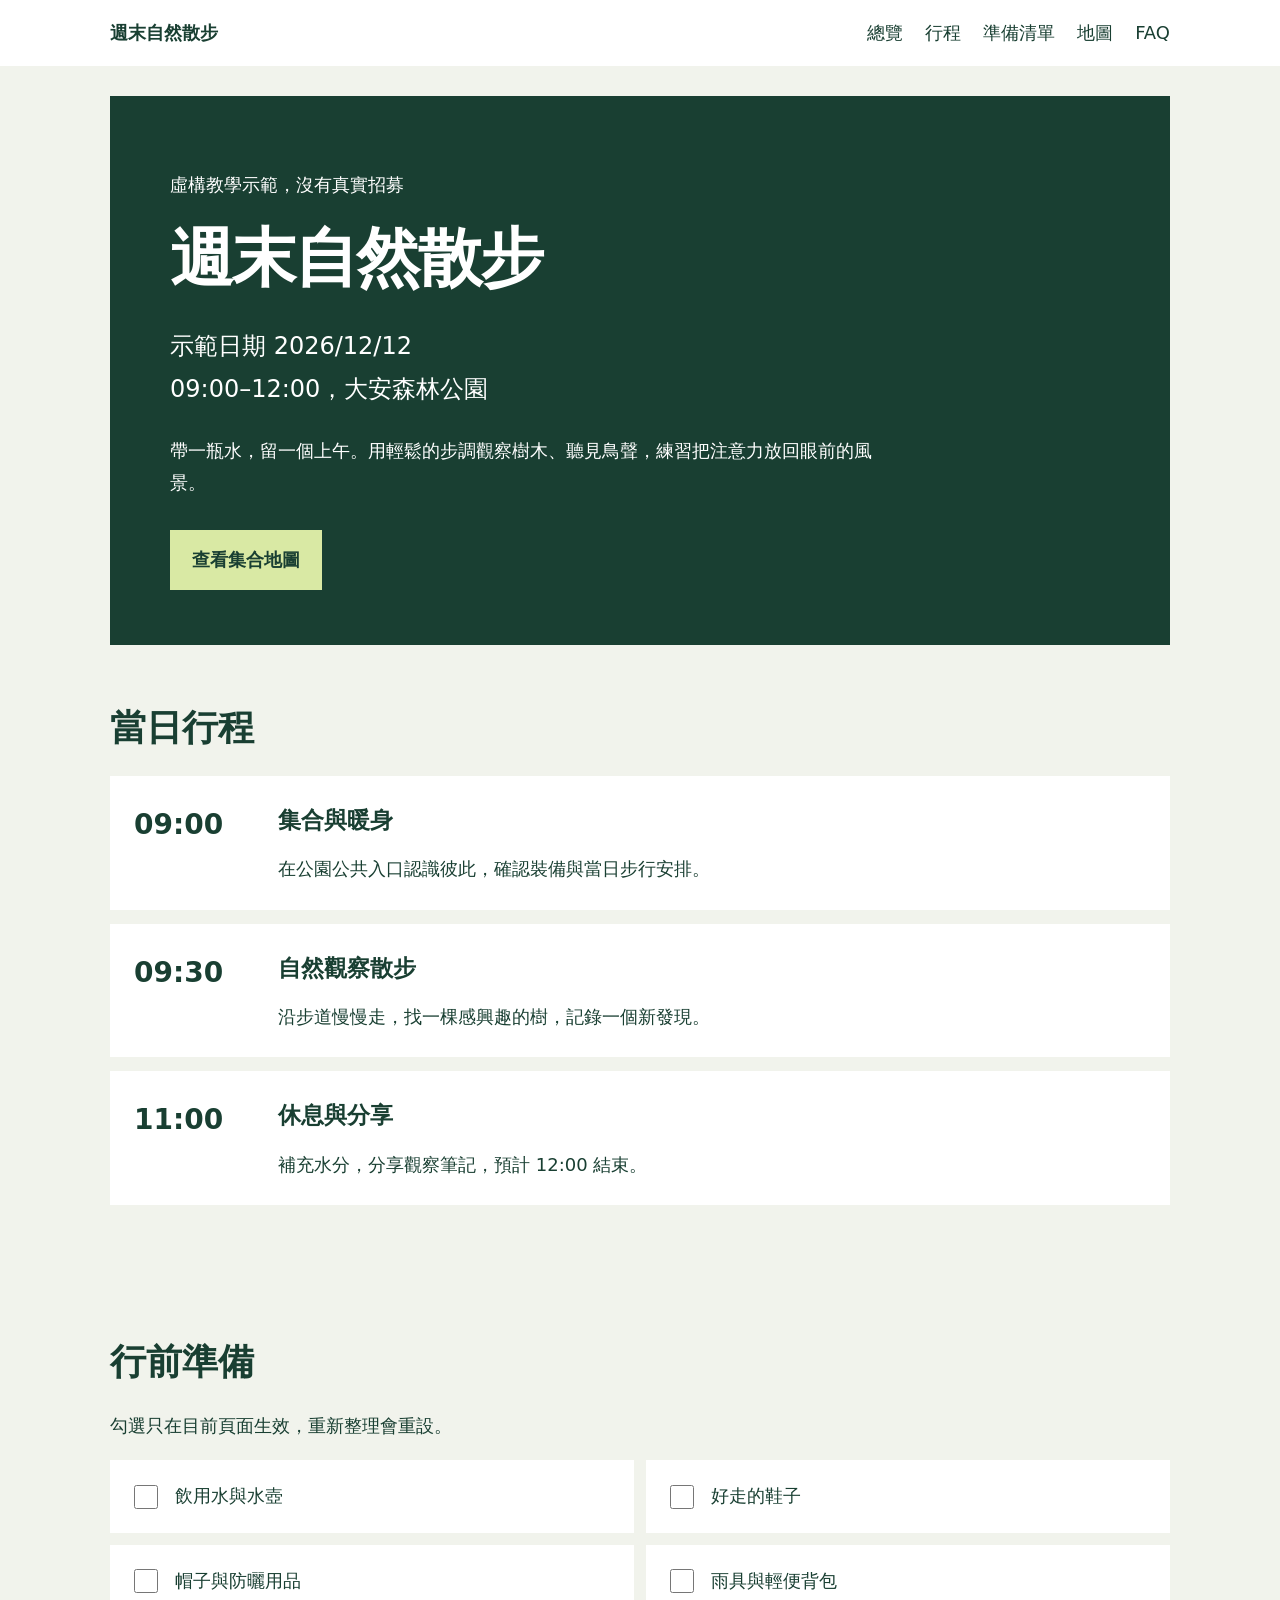
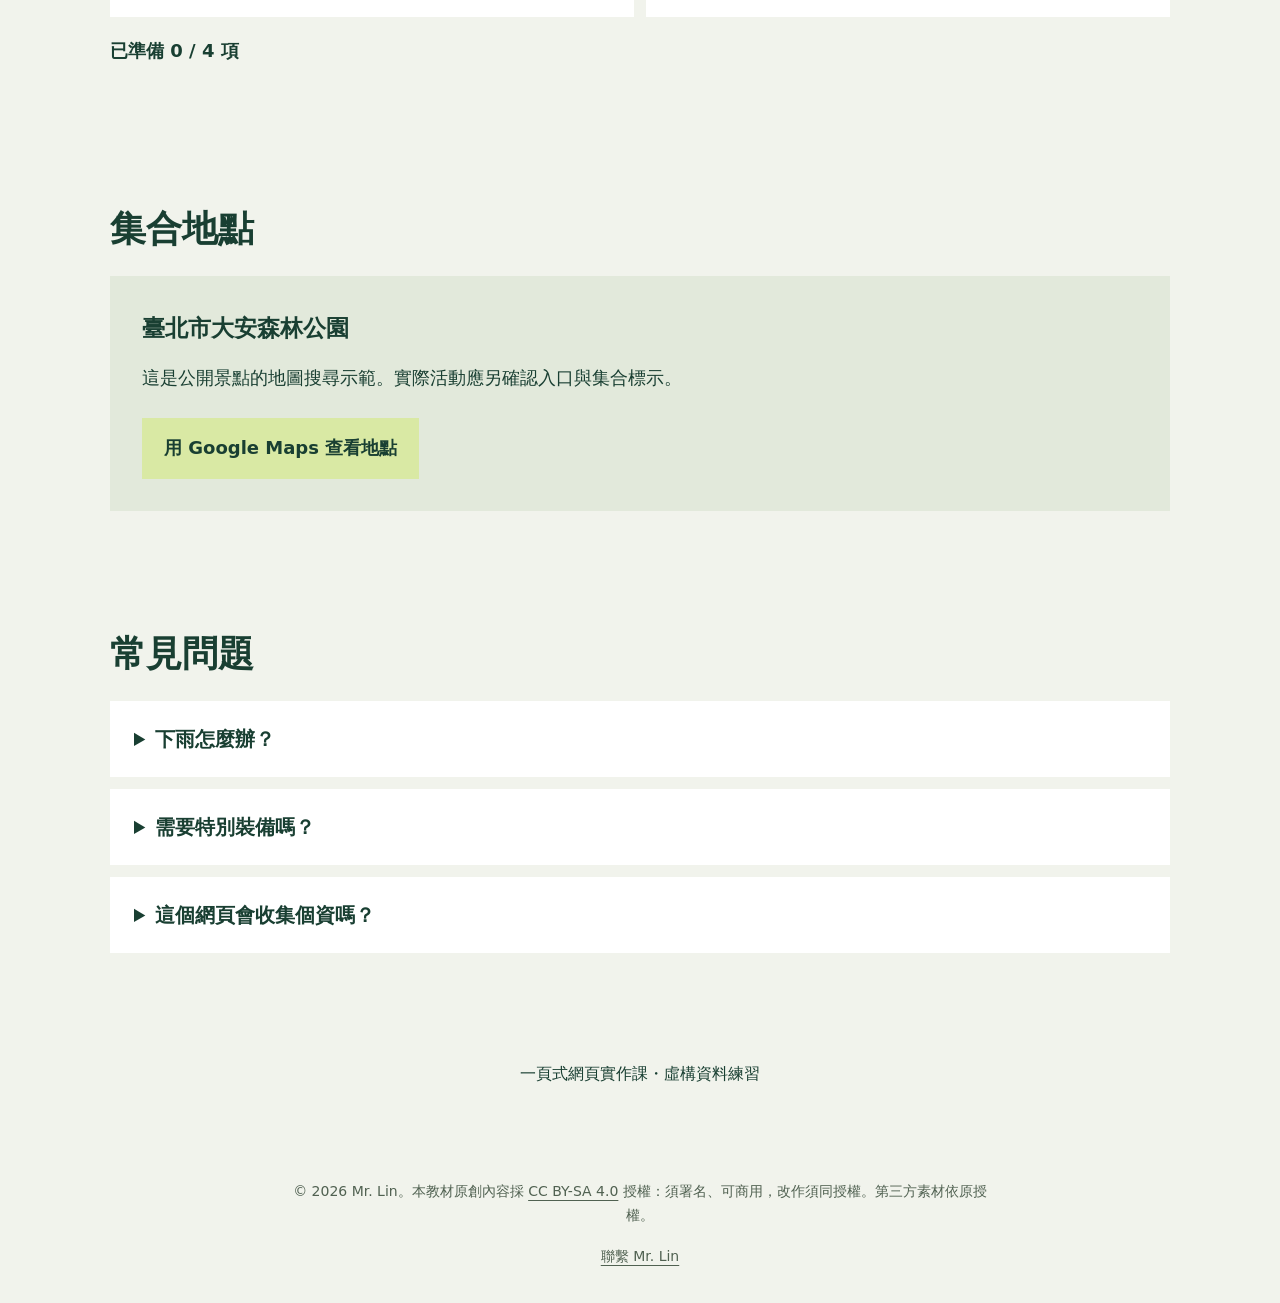
<file: course/sample/index.html>
<!DOCTYPE html>
<html lang="zh-Hant">
<head>
<meta charset="UTF-8"><meta name="viewport" content="width=device-width, initial-scale=1">
<meta name="description" content="虛構教學示範：週末自然散步的一頁式活動手冊。">
<title>週末自然散步｜一頁式活動手冊</title>
<style>
:root{--bg:#f1f3ec;--ink:#193f32;--paper:#fff;--muted:#465b50;--accent:#d9e9a4}*{box-sizing:border-box}html{scroll-behavior:smooth;scroll-padding-top:110px}body{margin:0;background:var(--bg);color:var(--ink);font:18px/1.8 "Microsoft JhengHei","PingFang TC",system-ui,sans-serif}a{color:inherit;text-underline-offset:5px}header{position:sticky;top:0;background:var(--paper);padding:17px max(20px,calc((100vw - 1060px)/2));z-index:10;display:flex;justify-content:space-between;gap:15px;align-items:center}header strong{white-space:nowrap}nav{display:flex;flex-wrap:wrap;gap:8px 22px}nav a{text-decoration:none}main{max-width:1100px;margin:auto;padding:0 20px}section{padding:60px 0}h1{font-size:clamp(36px,6vw,64px);line-height:1.2;margin:16px 0 28px;letter-spacing:-.03em}h2{font-size:clamp(28px,4vw,36px);line-height:1.3;margin:0 0 24px}h3{font-size:23px;margin:0 0 12px}.hero{background:var(--ink);color:var(--paper);margin:30px 0 0;padding:55px clamp(24px,5vw,60px)}.hero p{max-width:720px}.hero .date{font-size:24px}.button{display:inline-block;background:var(--accent);color:var(--ink);font-weight:700;text-decoration:none;padding:14px 22px;margin-top:12px}.notice{font-size:16px}.timeline{list-style:none;margin:0;padding:0}.timeline li{display:grid;grid-template-columns:120px 1fr;gap:24px;padding:24px;background:var(--paper);margin-bottom:14px}.timeline time{font-size:28px;font-weight:700}.timeline p{margin:0}.packing{display:grid;grid-template-columns:1fr 1fr;gap:12px}.packing label{display:flex;align-items:center;gap:14px;background:var(--paper);padding:20px;cursor:pointer}.packing input{width:24px;height:24px;accent-color:var(--ink)}input:checked+span{text-decoration:line-through}.location{background:#dfe7d6;padding:32px}.location p{margin:12px 0}details{background:var(--paper);padding:0 24px;margin:12px 0}summary{font-size:20px;padding:20px 0;cursor:pointer;font-weight:700}details p{padding-bottom:22px;margin-top:0}footer{padding:35px 20px;text-align:center;font-size:16px}a:focus-visible,input:focus-visible,summary:focus-visible{outline:3px solid #956200;outline-offset:5px}a:hover{opacity:.8}#pack-count{font-weight:700}.skip{position:absolute;top:-100px;left:20px;background:var(--accent);padding:12px;z-index:30}.skip:focus{top:12px}@media(max-width:760px){header{display:block;padding:12px 20px}nav{margin-top:6px;font-size:16px;gap:8px 18px}section{padding:42px 0}.hero{margin-top:20px;padding:32px 24px}.hero .date{font-size:20px}.packing{grid-template-columns:1fr}.timeline li{grid-template-columns:1fr;gap:4px;padding:20px}.timeline time{font-size:24px}}@media(prefers-reduced-motion:reduce){html{scroll-behavior:auto}}@media print{header,footer{position:static}.hero{background:white;color:black}body{font-size:12pt}section{padding:15px 0}.timeline li{break-inside:avoid}}
</style>

















<style data-forest-theme>
:root{--bg:#f1f3ec;--surface:#e2e9db;--paper:#fff;--ink:#193f32;--muted:#506151;--accent:#d9e9a4;--focus:#8a681d;}
body{background:var(--bg);color:var(--ink)}
a:focus-visible,input:focus-visible,summary:focus-visible{outline-color:var(--focus)}
.hero{background:var(--ink);color:var(--paper)}
.button{background:var(--accent);color:var(--ink)}
.location{background:var(--surface)}
@media print{body{background:#fff;color:#000}.hero{background:#fff;color:#000}}
</style>
</head>
<body>
<a class="skip" href="#overview">跳到主要內容</a>
<header><strong>週末自然散步</strong><nav aria-label="活動導覽"><a href="#overview">總覽</a><a href="#schedule">行程</a><a href="#packing">準備清單</a><a href="#location">地圖</a><a href="#faq">FAQ</a></nav></header>
<main>
<section id="overview" class="hero"><p>虛構教學示範，沒有真實招募</p><h1>週末自然散步</h1><p class="date">示範日期 2026/12/12<br>09:00–12:00，大安森林公園</p><p>帶一瓶水，留一個上午。用輕鬆的步調觀察樹木、聽見鳥聲，練習把注意力放回眼前的風景。</p><a class="button" href="https://www.google.com/maps/search/?api=1&amp;query=%E5%A4%A7%E5%AE%89%E6%A3%AE%E6%9E%97%E5%85%AC%E5%9C%92" target="_blank" rel="noopener">查看集合地圖</a></section>
<section id="schedule"><h2>當日行程</h2><ol class="timeline"><li><time datetime="2026-12-12T09:00:00+08:00">09:00</time><div><h3>集合與暖身</h3><p>在公園公共入口認識彼此，確認裝備與當日步行安排。</p></div></li><li><time datetime="2026-12-12T09:30:00+08:00">09:30</time><div><h3>自然觀察散步</h3><p>沿步道慢慢走，找一棵感興趣的樹，記錄一個新發現。</p></div></li><li><time datetime="2026-12-12T11:00:00+08:00">11:00</time><div><h3>休息與分享</h3><p>補充水分，分享觀察筆記，預計 12:00 結束。</p></div></li></ol></section>
<section id="packing"><h2>行前準備</h2><p>勾選只在目前頁面生效，重新整理會重設。</p><div class="packing"><label><input type="checkbox"><span>飲用水與水壺</span></label><label><input type="checkbox"><span>好走的鞋子</span></label><label><input type="checkbox"><span>帽子與防曬用品</span></label><label><input type="checkbox"><span>雨具與輕便背包</span></label></div><p id="pack-count" role="status" aria-live="polite">已準備 0 / 4 項</p><noscript><p>仍可勾選清單，目前停用 JavaScript，因此不會更新準備數量。</p></noscript></section>
<section id="location"><h2>集合地點</h2><div class="location"><h3>臺北市大安森林公園</h3><p>這是公開景點的地圖搜尋示範。實際活動應另確認入口與集合標示。</p><a class="button" href="https://www.google.com/maps/search/?api=1&amp;query=%E5%A4%A7%E5%AE%89%E6%A3%AE%E6%9E%97%E5%85%AC%E5%9C%92" target="_blank" rel="noopener">用 Google Maps 查看地點</a></div></section>
<section id="faq"><h2>常見問題</h2><details><summary>下雨怎麼辦？</summary><p>這是虛構示範。正式舉辦前，主辦者應訂定雨天備案並確認通知管道。</p></details><details><summary>需要特別裝備嗎？</summary><p>練習頁面列出水壺、鞋子、防曬與雨具。真實活動請依場地與活動需求確認。</p></details><details><summary>這個網頁會收集個資嗎？</summary><p>此示範沒有報名表、登入、資料庫或分析追蹤。勾選狀態不會傳送到伺服器。</p></details></section>
</main><footer>一頁式網頁實作課・虛構資料練習</footer>
<script>
const boxes=document.querySelectorAll('.packing input');
function updateCount(){document.getElementById('pack-count').textContent='已準備 '+[...boxes].filter(box=>box.checked).length+' / '+boxes.length+' 項';}
boxes.forEach(box=>box.addEventListener('change',updateCount));
</script>




















<!-- course-footer:start -->
<style data-course-footer-style>
[data-course-footer]{box-sizing:border-box;display:flex;flex-direction:column;align-items:center;justify-content:center;gap:6px;width:100%;max-width:100%;margin:32px auto 0;padding:24px 20px;color:#506151;background:#f1f3ec;text-align:center;font-family:"Microsoft JhengHei","PingFang TC",system-ui,sans-serif;line-height:1.7}
[data-course-footer] small{display:block;font-size:14px;max-width:80ch;font-weight:400}[data-course-footer] a{color:inherit;text-underline-offset:4px;overflow-wrap:anywhere}[data-course-footer] .course-contact{position:relative;display:block;padding:0;margin:0;background:transparent;color:inherit;border:0;text-align:center}
[data-course-footer] .course-contact>summary{list-style:none;display:block;font:inherit;font-size:14px;font-weight:400;line-height:1.5;padding:12px 16px;margin:0;cursor:pointer;text-decoration:underline;text-underline-offset:4px;background:transparent}
[data-course-footer] .course-contact>summary::-webkit-details-marker{display:none}[data-course-footer] .course-contact>summary::marker{content:""}
[data-course-footer] .course-contact-card{position:absolute;z-index:100;bottom:calc(100% + 8px);left:50%;transform:translateX(-50%);width:300px;max-width:calc(100vw - 32px);box-sizing:border-box;padding:18px 20px;background:#fff;color:#193f32;box-shadow:0 10px 32px rgb(0 0 0 / .18);font-size:16px;line-height:1.7;text-align:left;animation:none}
[data-course-footer] .course-contact-card strong{display:block;font-size:18px;margin:0 44px 10px 0}[data-course-footer] .course-contact-card a{display:block;padding:8px 0;margin:0;min-height:42px}
[data-course-footer] .course-contact-close{position:absolute;right:8px;top:8px;padding:8px;background:transparent;border:0;color:inherit;font:inherit;font-size:14px;min-width:44px;min-height:40px;cursor:pointer}
[data-course-footer] :focus-visible{outline:3px solid #8a681d;outline-offset:3px}
@media print{[data-course-footer]{display:flex!important;background:#fff;break-inside:avoid;padding:12px 0;margin-top:24px}[data-course-footer] small{font-size:9pt}[data-course-footer] .course-contact>summary,[data-course-footer] .course-contact-card{display:none!important}}
[data-back-to-top]{position:fixed;right:max(16px,env(safe-area-inset-right));bottom:max(16px,env(safe-area-inset-bottom));z-index:90;display:flex;align-items:center;gap:6px;min-width:48px;min-height:48px;padding:10px 16px;border:0;border-radius:999px;background:#193f32;color:#fff;font:600 15px/1 "Microsoft JhengHei","PingFang TC",system-ui,sans-serif;cursor:pointer;box-shadow:0 6px 20px rgb(0 0 0 / .22);opacity:0;visibility:hidden;transform:translateY(12px);transition:opacity .2s,transform .2s,visibility .2s}
[data-back-to-top].is-visible{opacity:1;visibility:visible;transform:none}[data-back-to-top]:hover{background:#2c5e4b}
[data-back-to-top]:focus-visible{outline:3px solid #d9e9a4;outline-offset:3px}[data-back-to-top] span[aria-hidden]{font-size:18px}
@media(max-width:600px){[data-back-to-top] .back-to-top-text{display:none}[data-back-to-top]{padding:0;justify-content:center;width:48px}}
@media(prefers-reduced-motion:reduce){[data-back-to-top]{transition:none}}
@media print{[data-back-to-top]{display:none!important}}
</style>
<footer data-course-footer>
<small>© 2026 Mr. Lin。本教材原創內容採 <a rel="license noopener" href="https://creativecommons.org/licenses/by-sa/4.0/deed.zh-hant" target="_blank">CC BY-SA 4.0</a> 授權：須署名、可商用，改作須同授權。第三方素材依原授權。</small>
<details class="course-contact"><summary>聯繫 Mr. Lin</summary><div class="course-contact-card"><button class="course-contact-close" type="button" aria-label="關閉聯繫資訊">關閉</button><strong>Mr. Lin</strong><a href="tel:+886919633120">+886-919633120</a><a href="mailto:mosful@gmail.com">mosful@gmail.com</a></div></details>
</footer>
<button type="button" data-back-to-top aria-label="回到頁首"><span aria-hidden="true">↑</span><span class="back-to-top-text">回到頁首</span></button>
<script data-course-footer-script>
(()=>{const c=document.querySelector('[data-course-footer] .course-contact');if(!c)return;const close=()=>{c.open=false;c.querySelector('summary').focus()};c.querySelector('.course-contact-close').addEventListener('click',close);document.addEventListener('keydown',e=>{if(e.key==='Escape'&&c.open){e.preventDefault();close()}});document.addEventListener('click',e=>{if(c.open&&!c.contains(e.target))c.open=false})})();
(()=>{const b=document.querySelector('[data-back-to-top]');if(!b)return;const sync=()=>b.classList.toggle('is-visible',scrollY>Math.max(40,Math.min(400,(document.documentElement.scrollHeight-innerHeight)/2)));addEventListener('scroll',sync,{passive:true});sync();b.addEventListener('click',()=>{const r=matchMedia('(prefers-reduced-motion: reduce)').matches;scrollTo({top:0,behavior:r?'auto':'smooth'});const t=document.querySelector('h1,main,[role=main]');if(t){if(!t.hasAttribute('tabindex'))t.setAttribute('tabindex','-1');t.focus({preventScroll:true});}})})();
</script>
<!-- course-footer:end -->
</body></html>
</file>
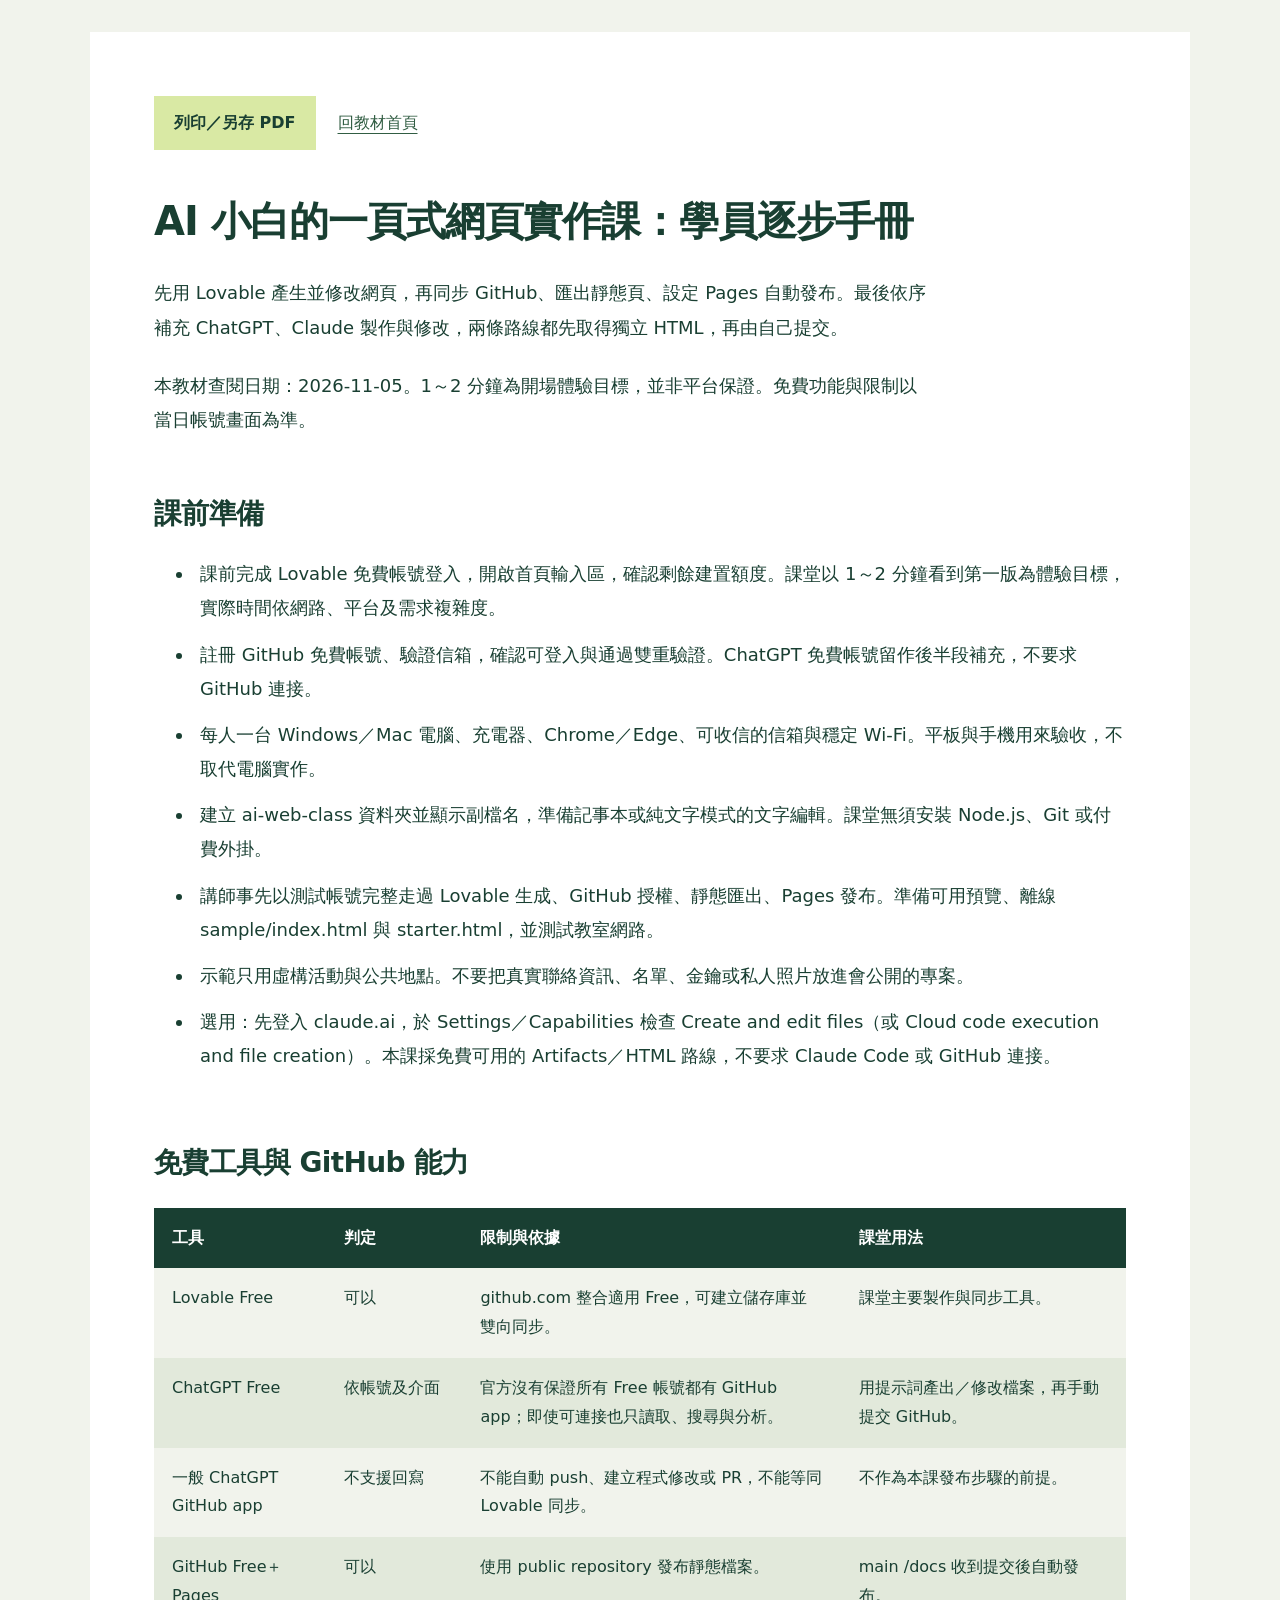
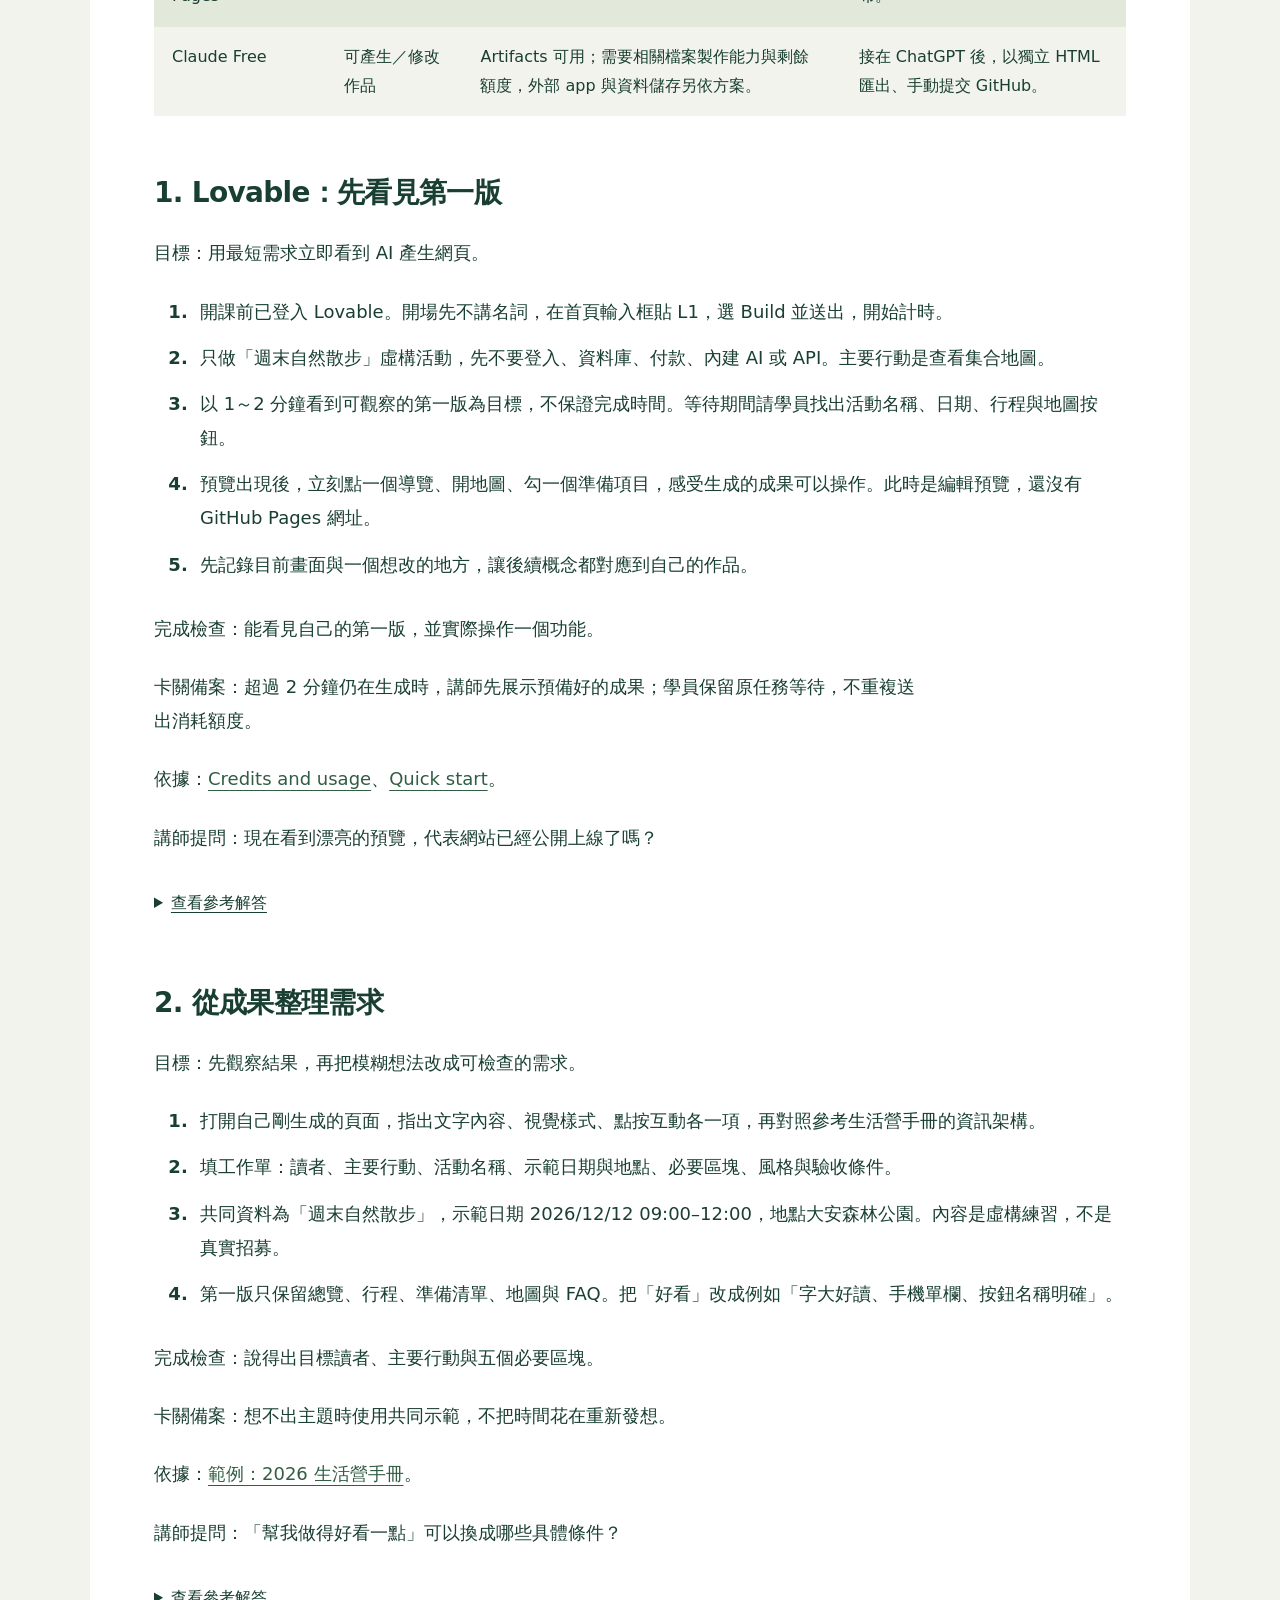
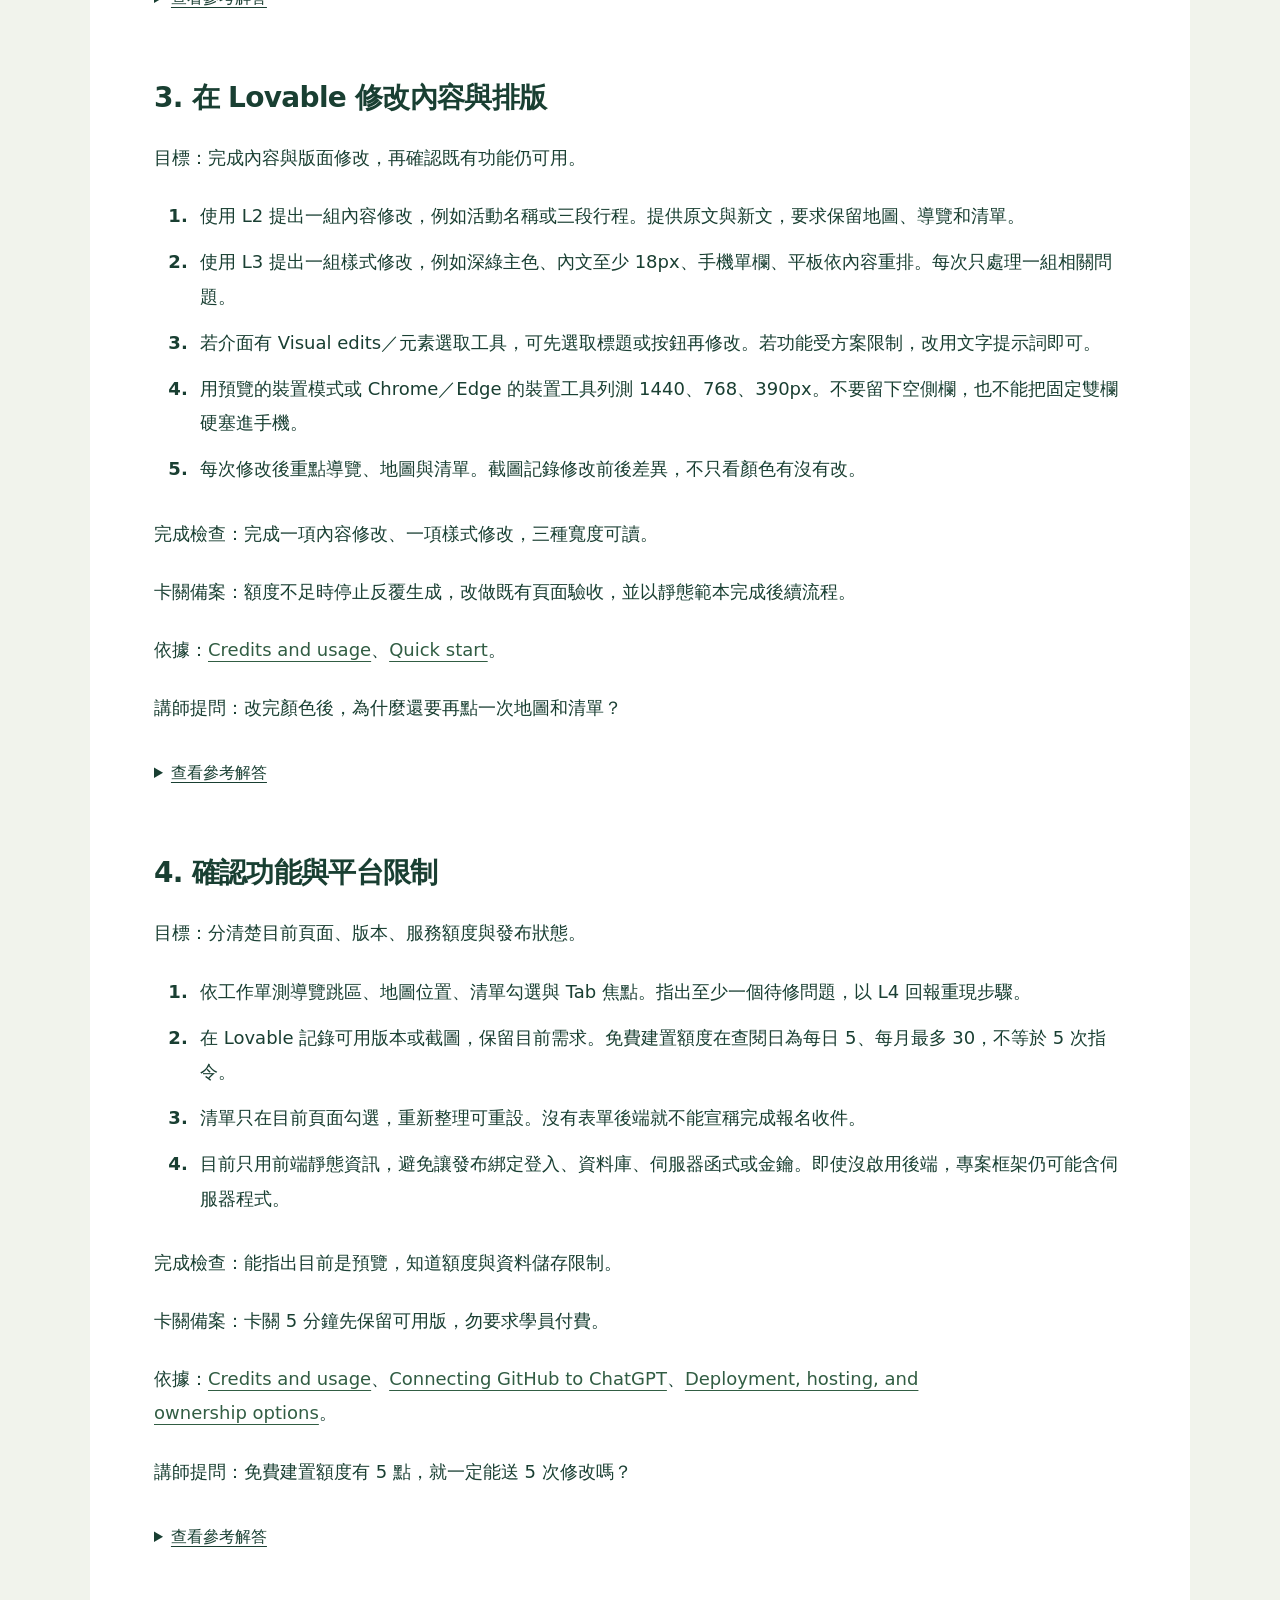
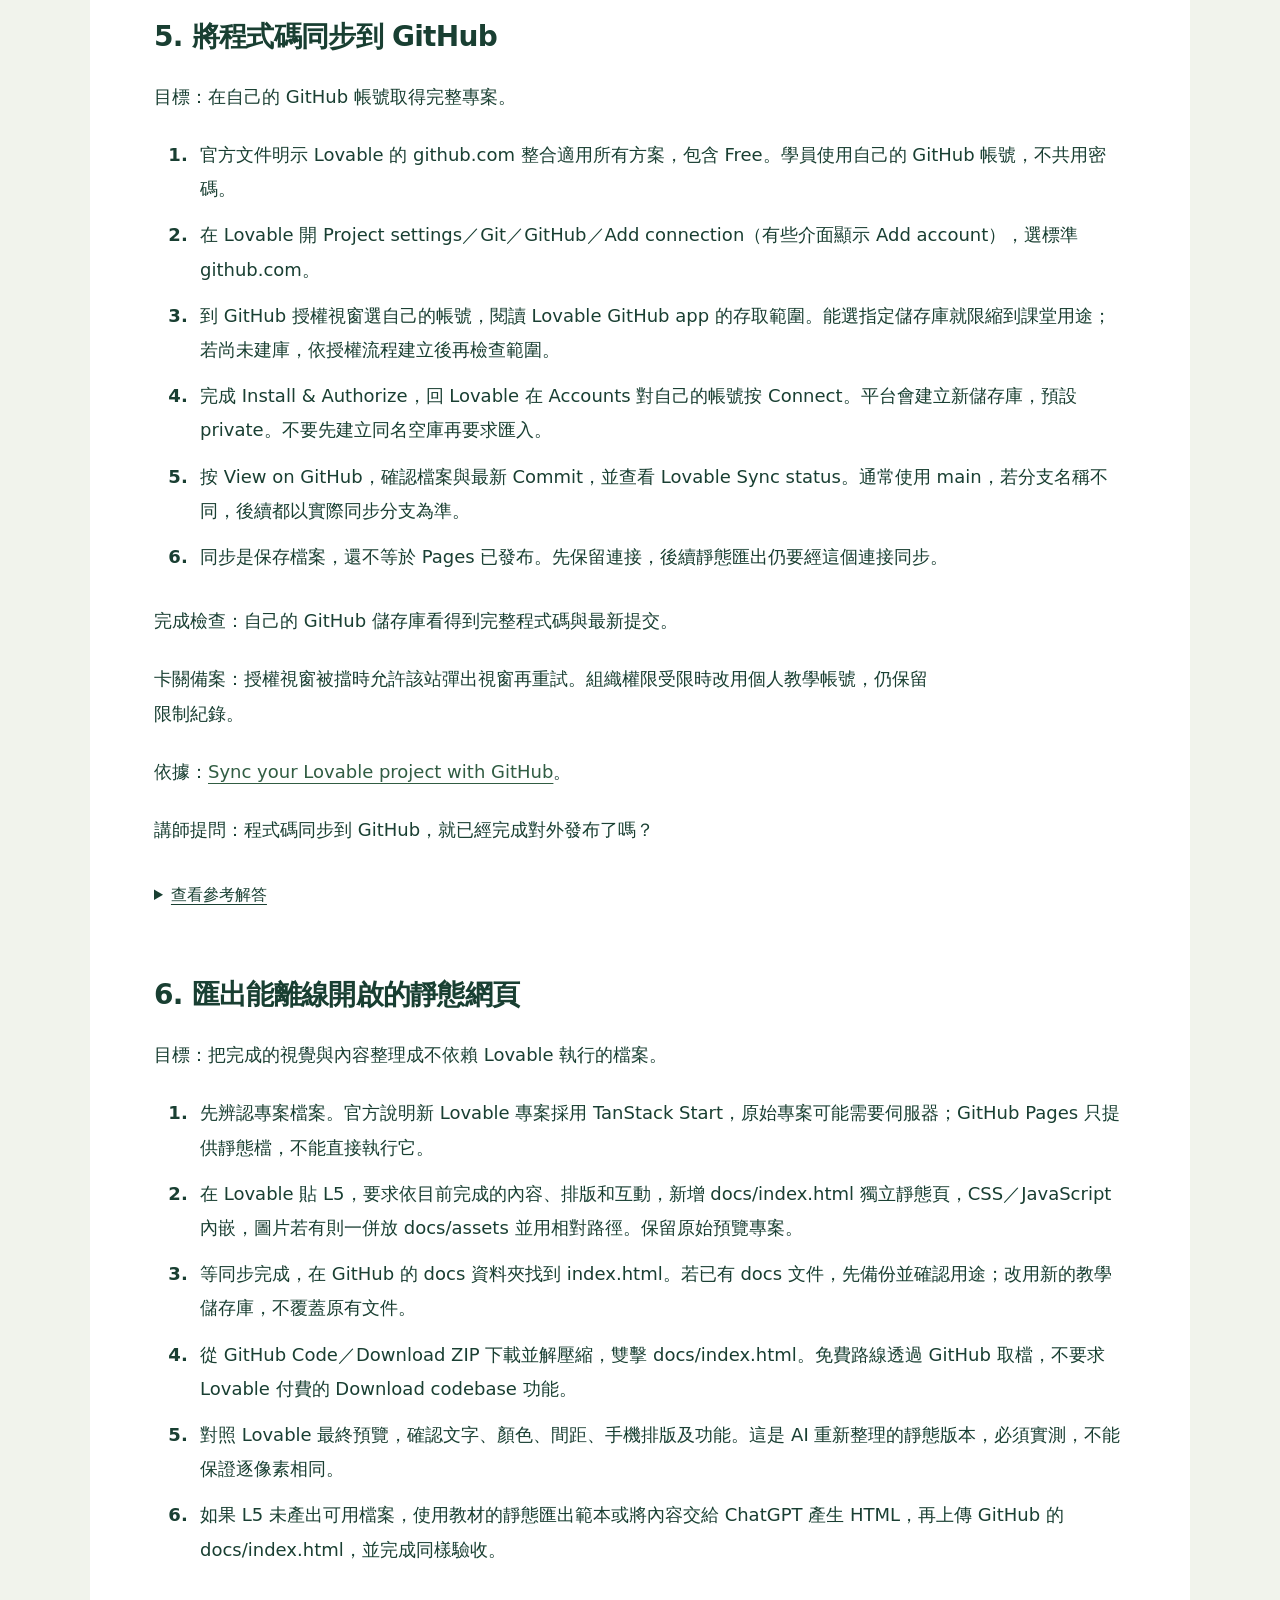
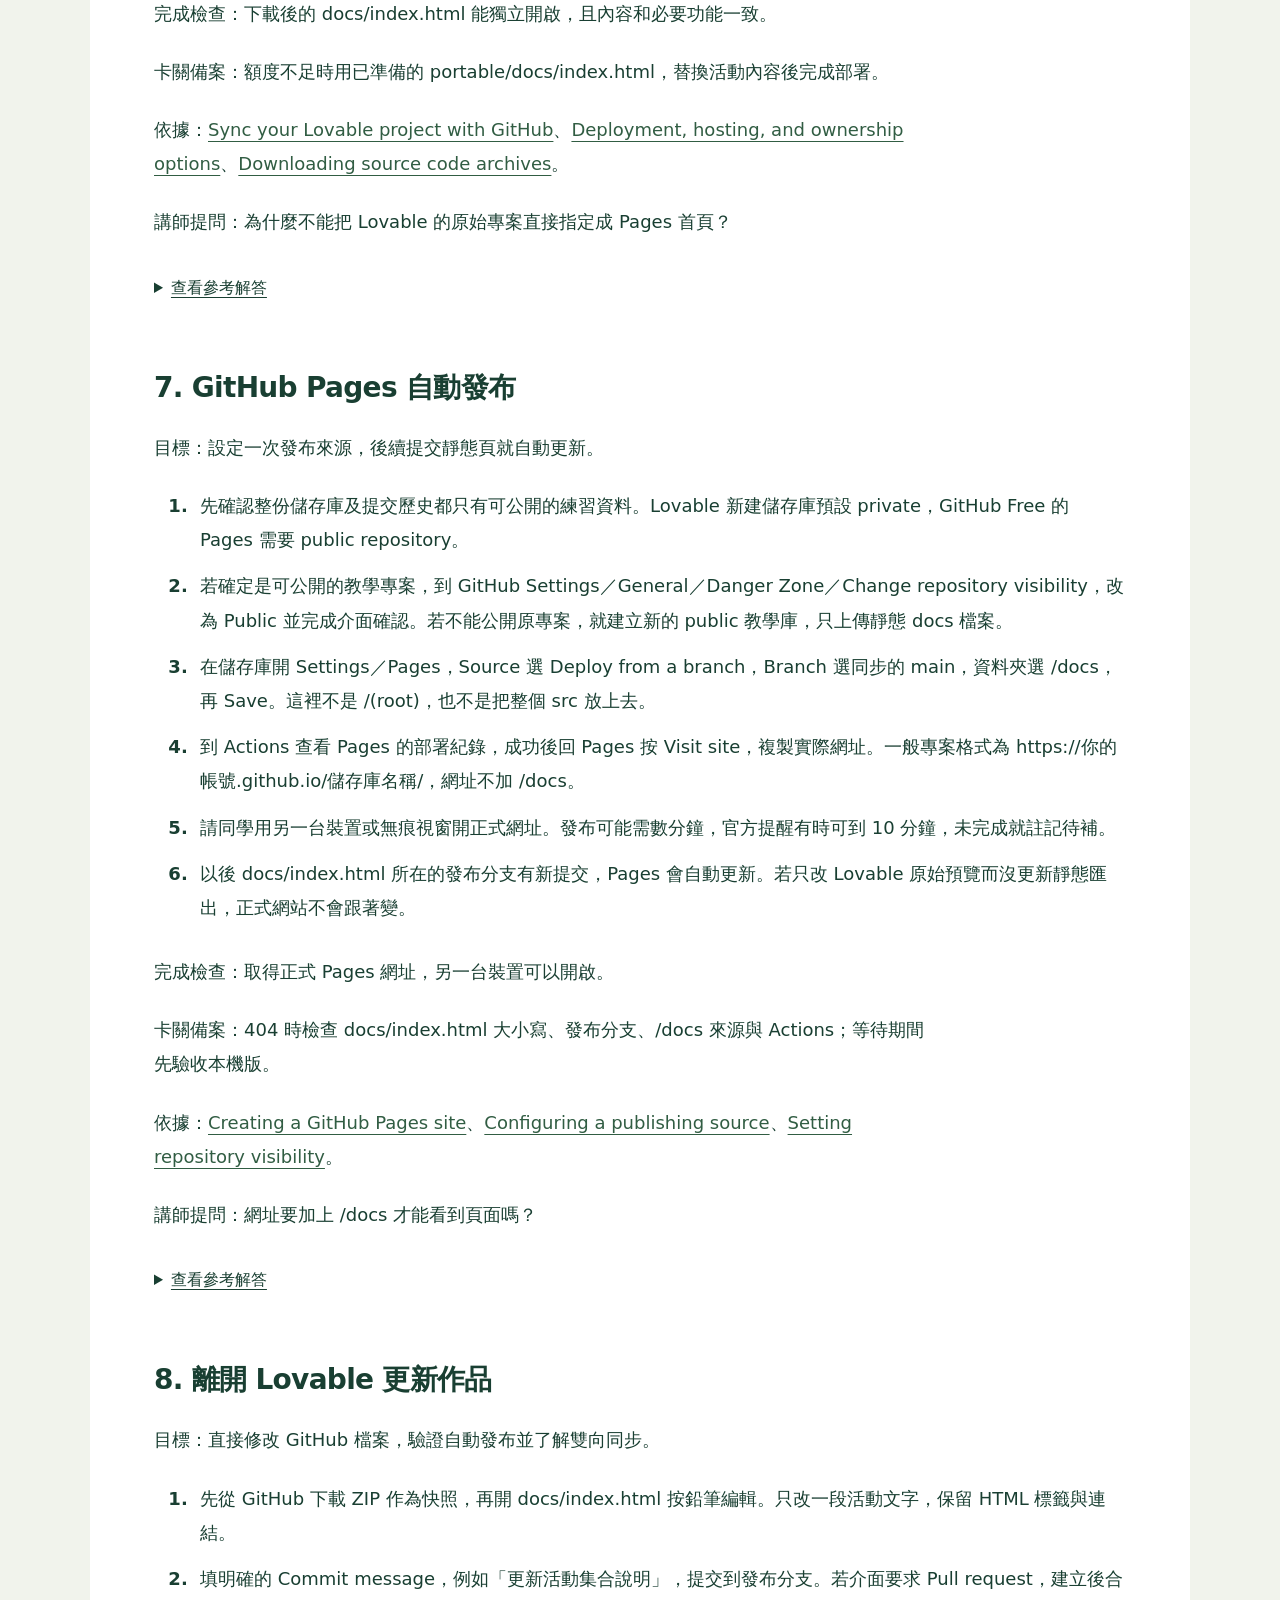
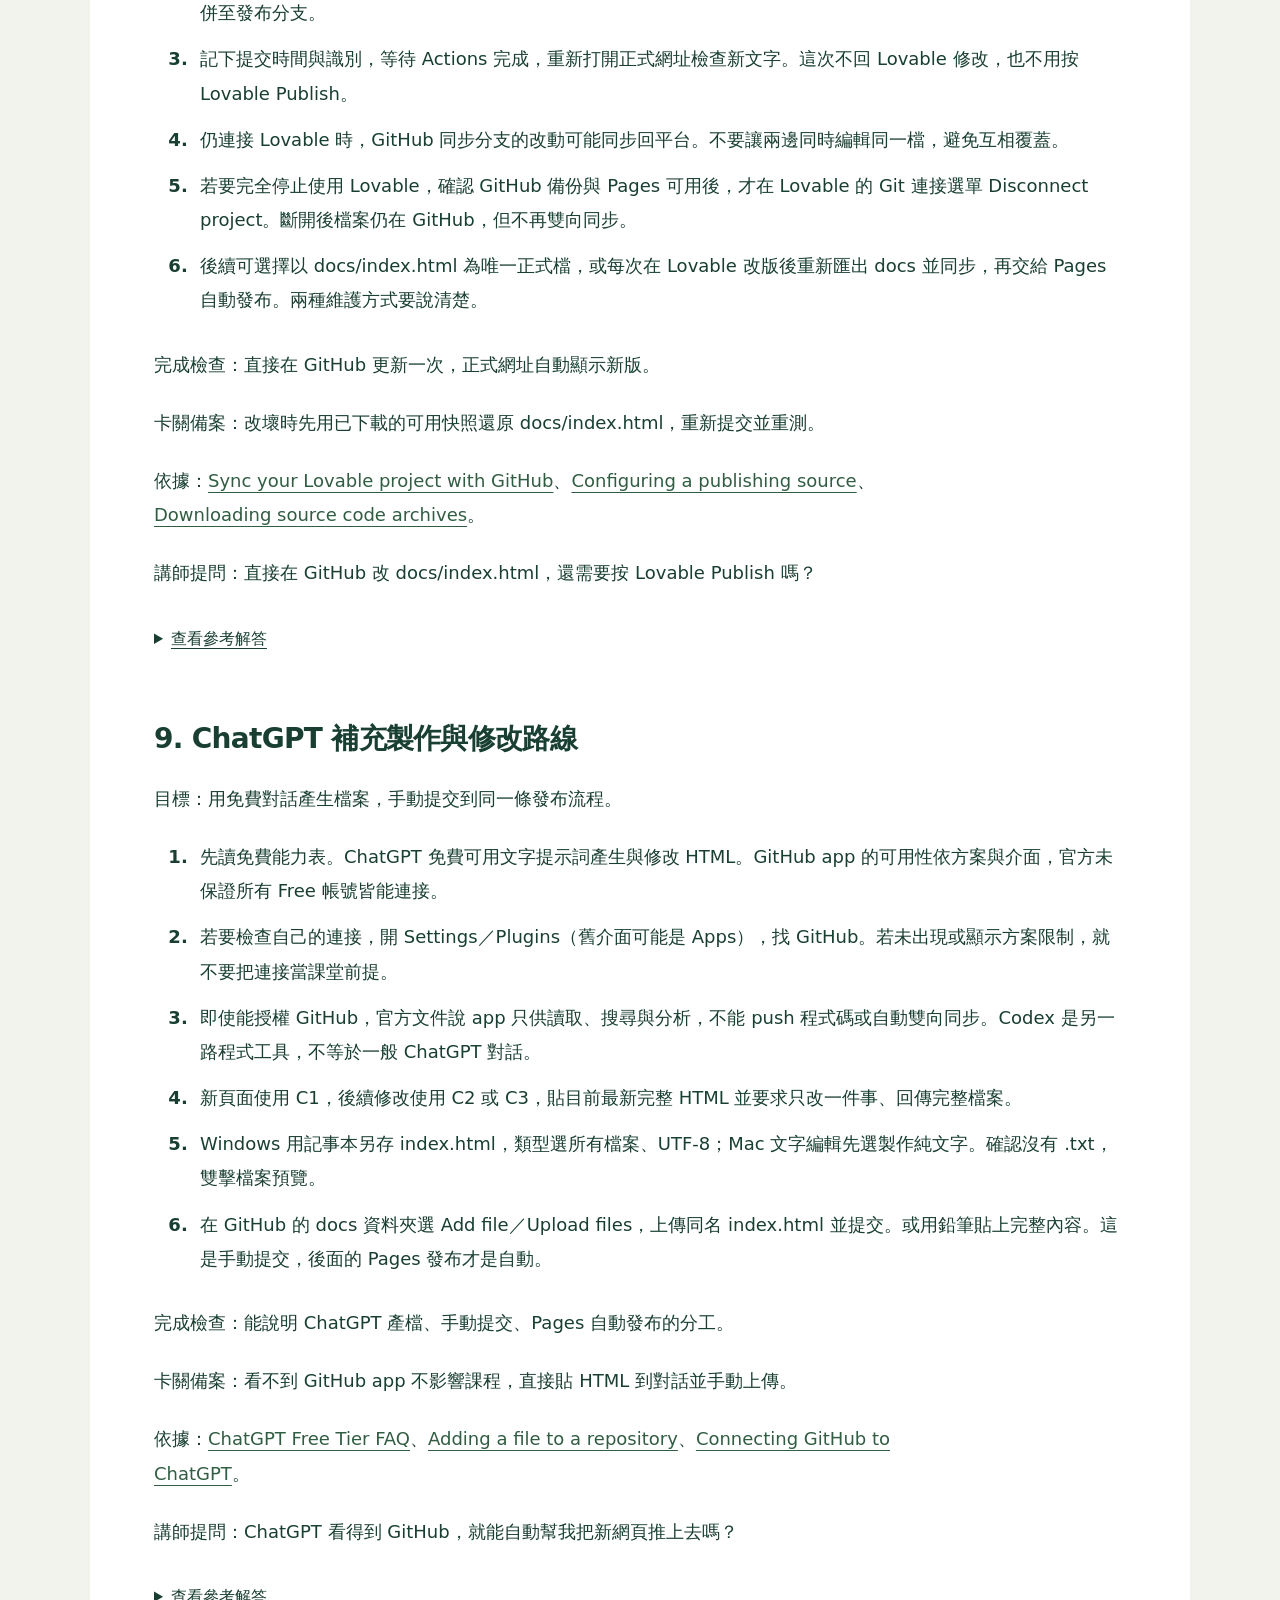
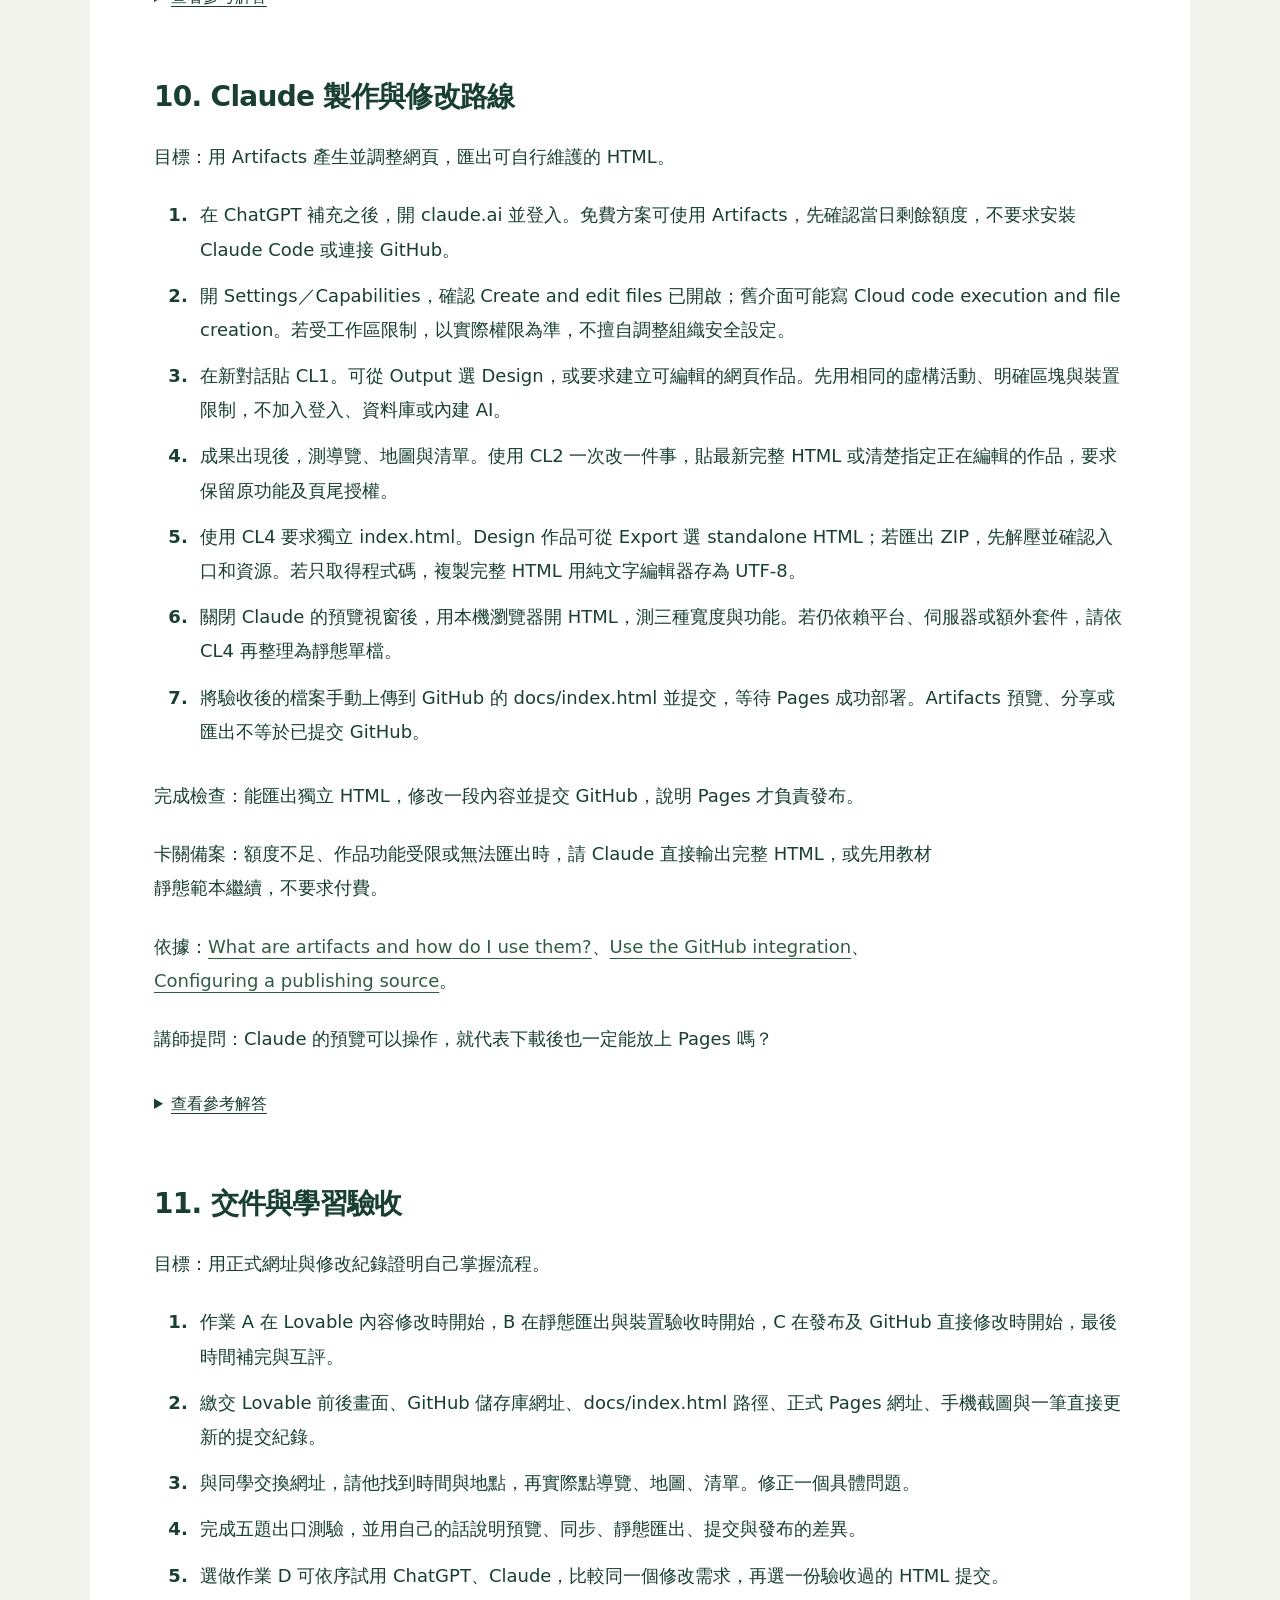
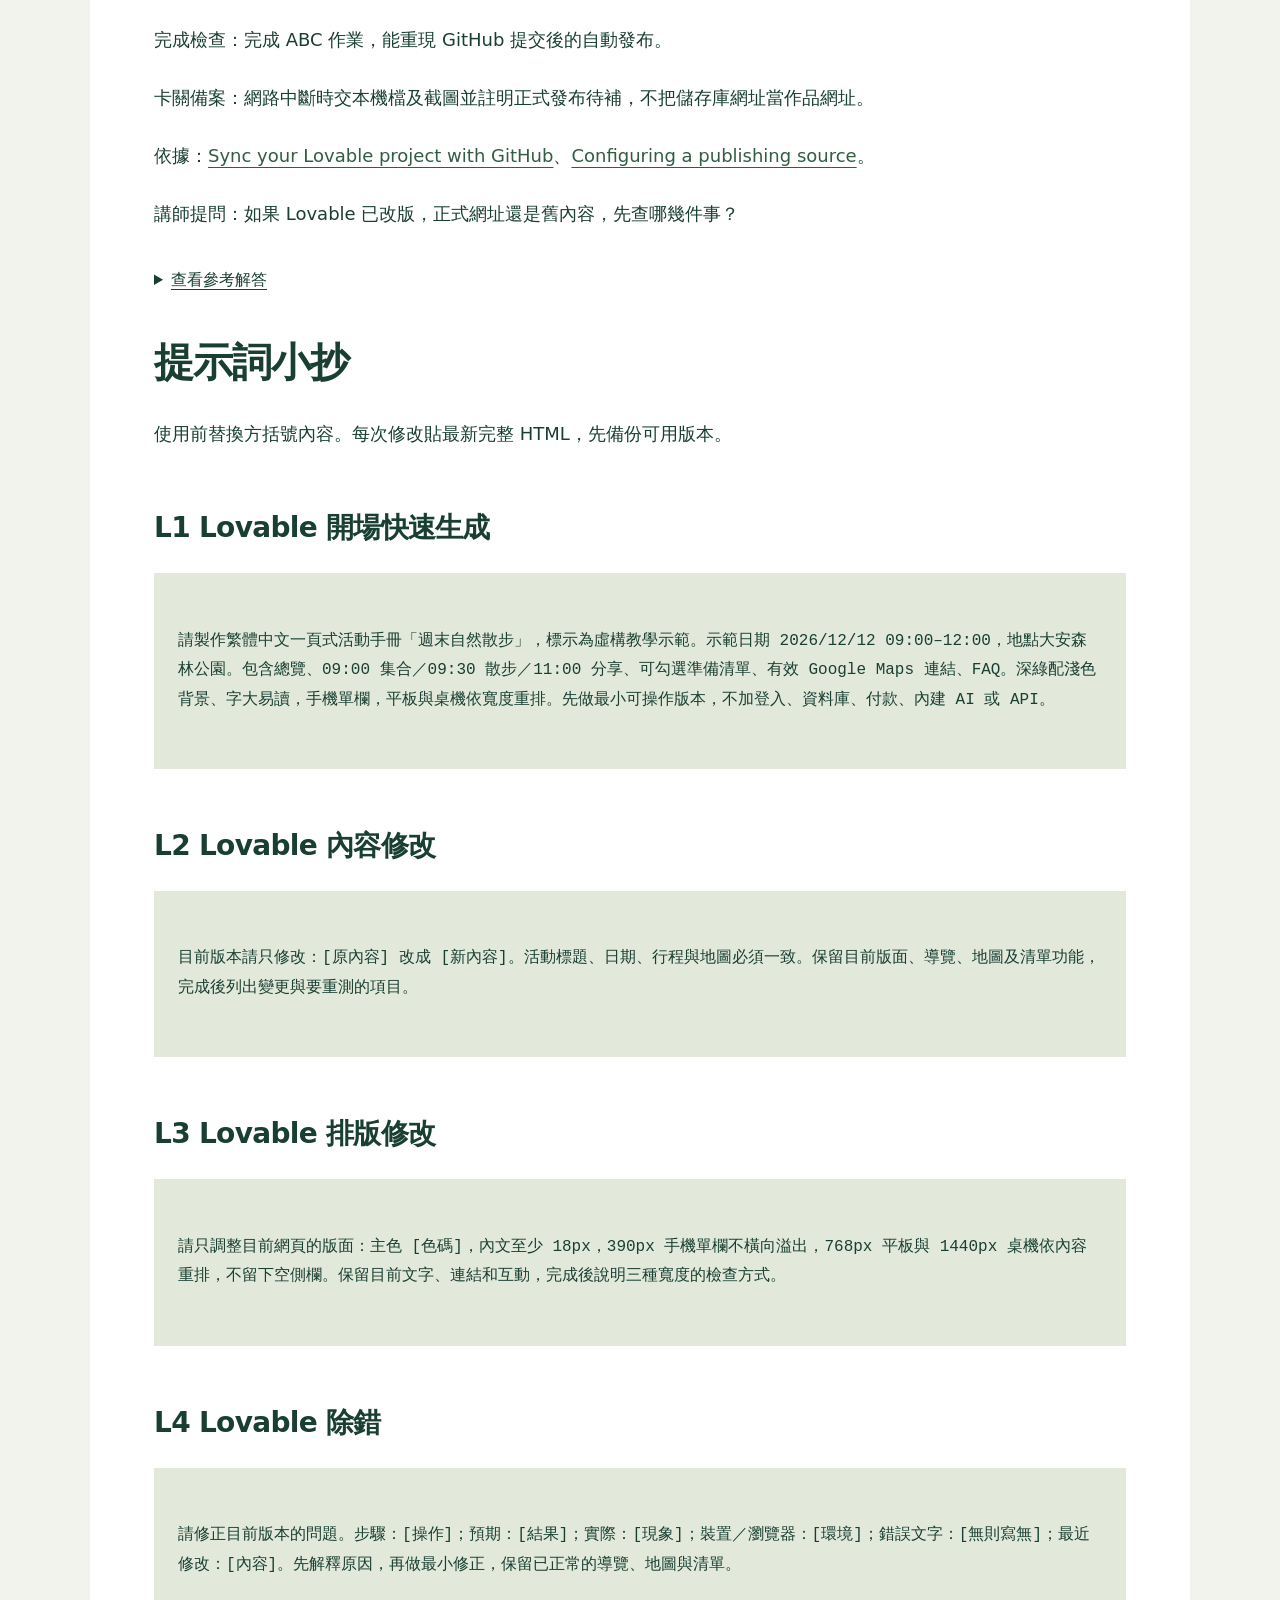
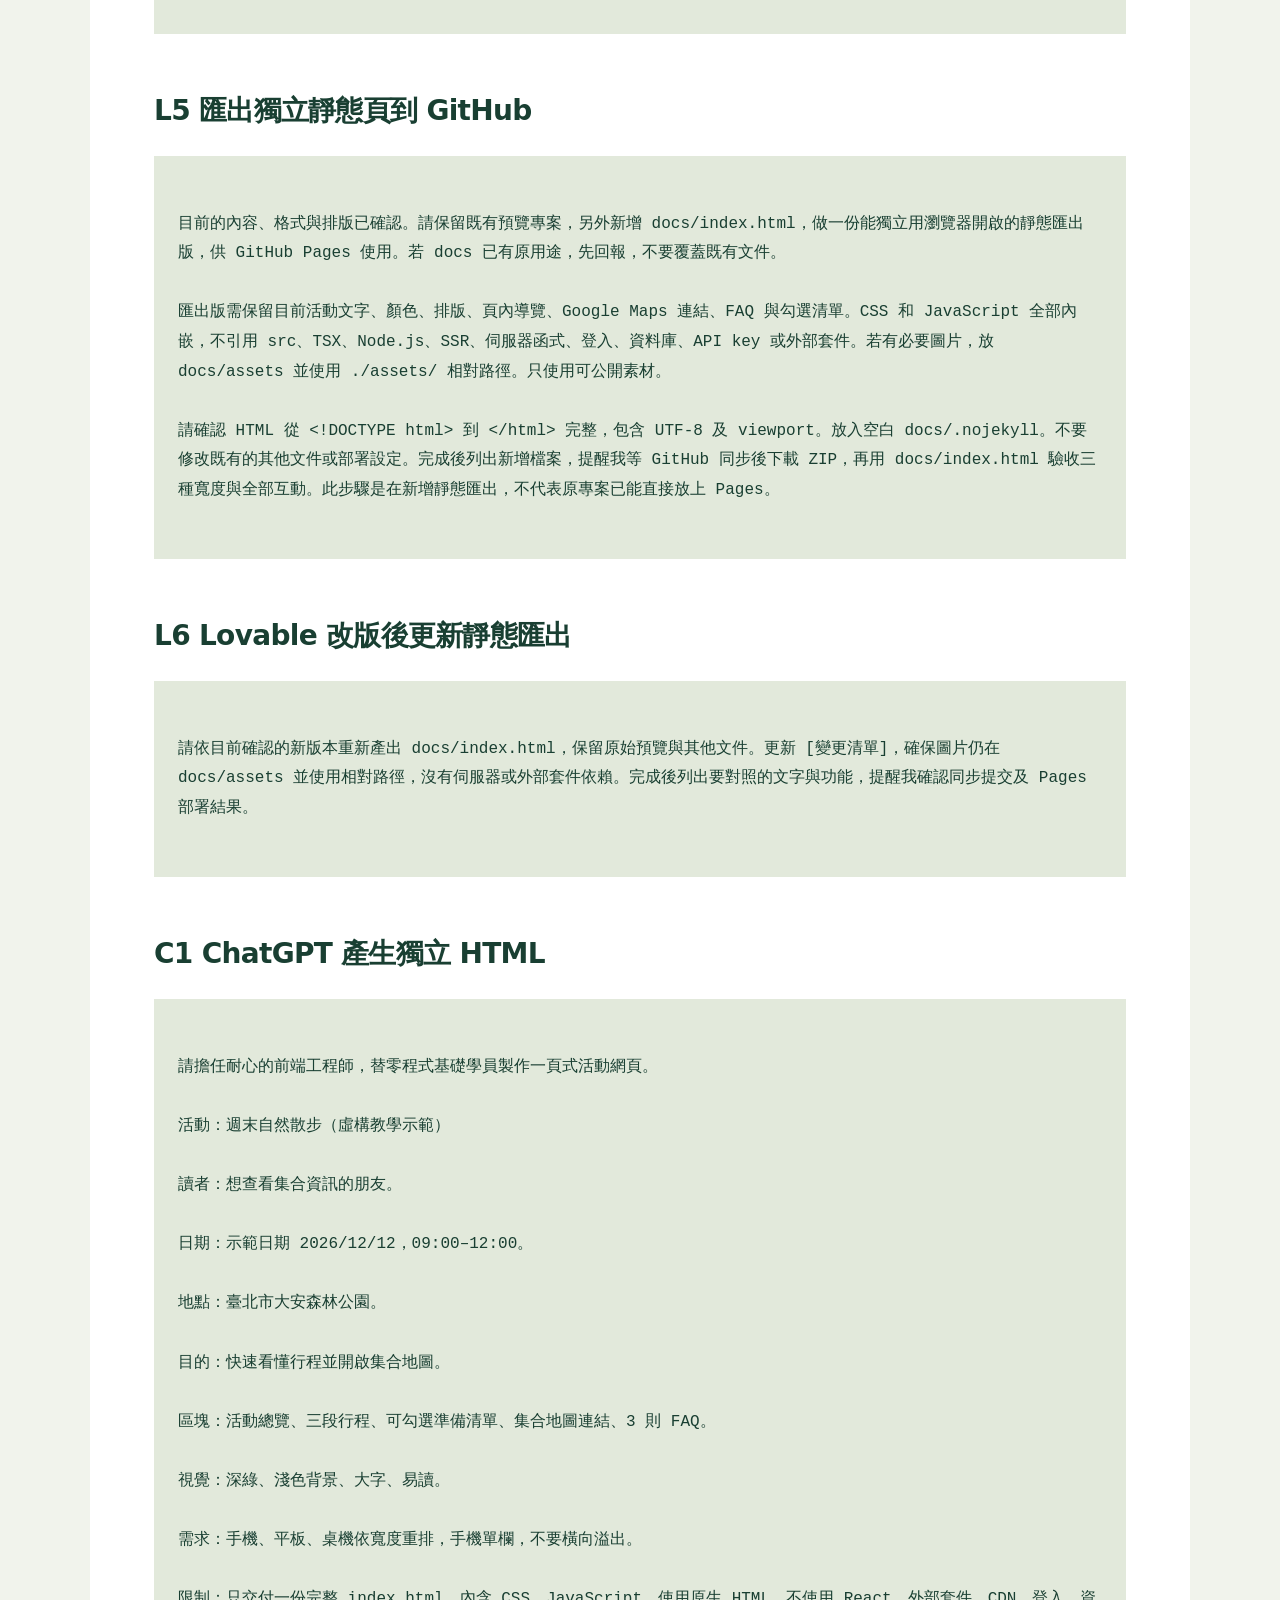
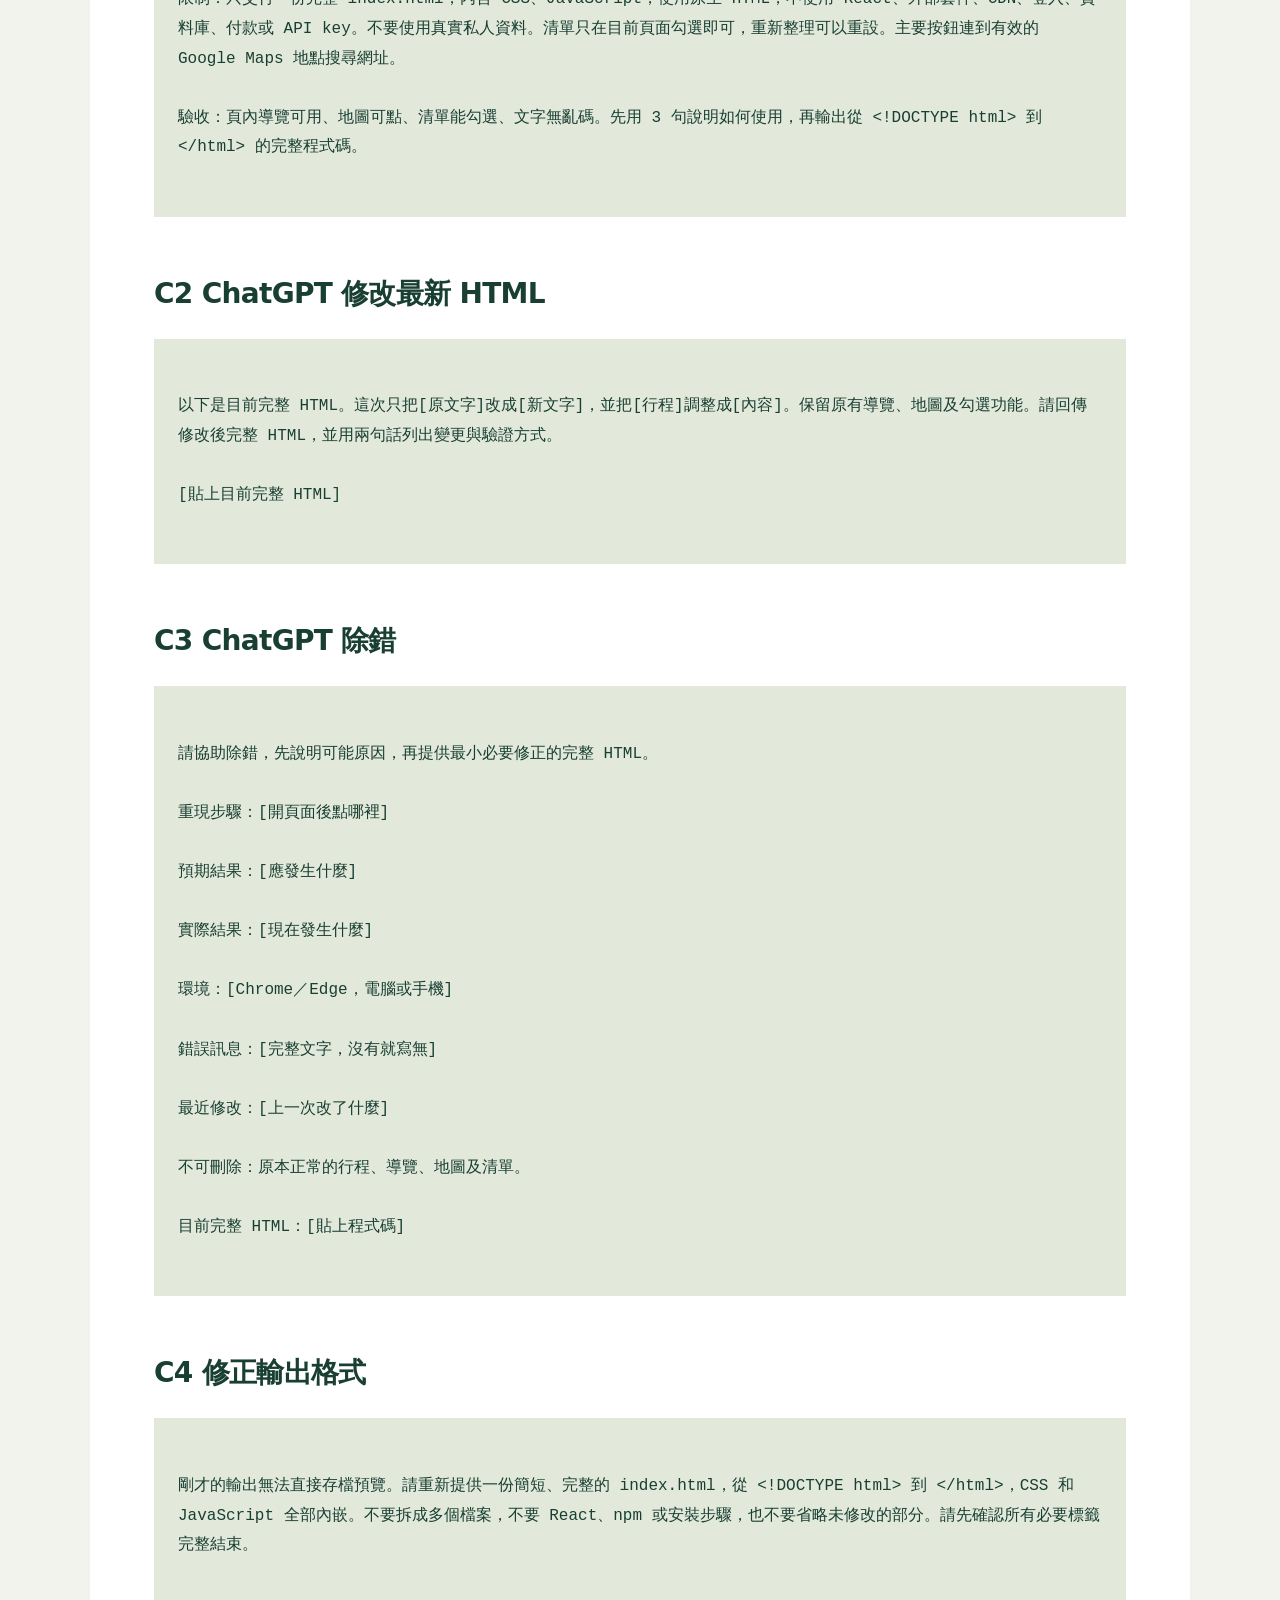
<file: course/handbook.html>
<!DOCTYPE html><html lang="zh-Hant"><head><meta charset="UTF-8"><meta name="viewport" content="width=device-width,initial-scale=1"><title>學員逐步手冊</title><style>
:root{--bg:#f1f3ec;--surface:#e2e9db;--paper:#fff;--ink:#193f32;--muted:#506151;--accent:#d9e9a4;--focus:#8a681d;}
*{box-sizing:border-box}
html{scroll-behavior:smooth;scroll-padding-top:24px}
body{font:18px/1.9 "Microsoft JhengHei","PingFang TC",system-ui,sans-serif;color:var(--ink);background:var(--bg);margin:0;-webkit-font-smoothing:antialiased}
main{max-width:1100px;margin:32px auto 0;background:var(--paper);padding:clamp(24px,5vw,64px)}
h1,h2,h3{color:var(--ink);text-wrap:balance;letter-spacing:-.025em}
h1{font-size:40px;line-height:1.35;margin:32px 0 28px}h2{font-size:28px;line-height:1.5;margin:56px 0 22px}h3{font-size:23px;line-height:1.6;margin:32px 0 16px}
p{max-width:68ch;margin:16px 0 24px}li{padding:0 0 12px 6px}li::marker{color:var(--ink);font-weight:700}
a{color:#315d43;overflow-wrap:anywhere;text-underline-offset:5px}
small{font-size:16px;color:var(--muted)}
.table-scroll{overflow:auto;max-width:100%;margin:24px 0}
table{width:100%;border-collapse:collapse;font-size:16px;line-height:1.8}
td,th{padding:16px 18px;text-align:left;vertical-align:top;min-width:110px}th{background:var(--ink);color:var(--paper)}tbody tr:nth-child(odd){background:var(--bg)}tbody tr:nth-child(even){background:var(--surface)}
pre{white-space:pre-wrap;overflow-wrap:anywhere;background:var(--surface);padding:24px;font-size:16px;line-height:1.85;margin:24px 0;color:var(--ink)}code{font-family:Consolas,monospace}
.tools{display:flex;flex-wrap:wrap;align-items:center;gap:12px 22px;padding:0 0 12px;margin-bottom:28px;font-size:16px}
button{font:inherit;font-weight:700;border:0;background:var(--accent);color:var(--ink);padding:12px 20px;min-height:48px;cursor:pointer}button:hover{background:var(--ink);color:var(--paper)}
:focus-visible{outline:3px solid var(--focus);outline-offset:4px}
@media(max-width:1150px){main{margin:20px;max-width:none}}
@media(max-width:680px){body{font-size:17px}main{margin:0;padding:28px 22px}h1{font-size:30px;margin-top:24px}h2{font-size:25px;margin-top:40px}h3{font-size:21px}pre{padding:18px;font-size:15px}td,th{padding:12px;min-width:100px}small{font-size:15px}}
@media(prefers-reduced-motion:reduce){html{scroll-behavior:auto}}
@media print{@page{size:A4;margin:18mm}body{background:#fff;color:#000;font-size:11pt}main{margin:0;padding:0;max-width:none}h1{font-size:23pt}h2{font-size:17pt;break-after:avoid}h3{font-size:14pt;break-after:avoid}h1,h2,h3{color:#000}pre{font-size:9pt;background:#eee;color:#000}td,th{font-size:10pt;padding:5px;min-width:0}th{color:#000;background:#eee}.tools{display:none}a{color:#000;text-decoration:none}tr{break-inside:avoid}.table-scroll{overflow:visible}small{font-size:9pt;color:#000}}

.prompt-version-switch{display:flex;gap:8px;flex-wrap:wrap;margin:20px 0}
.prompt-version-switch button{font-size:16px;background:var(--surface);color:var(--ink);padding:12px 20px;border:0;min-height:48px;cursor:pointer;font-weight:700}
.prompt-version-switch .chosen{background:var(--ink);color:var(--paper)}
.short-prompt{background:var(--bg);padding:22px;margin:14px 0}.short-prompt h4{font-size:18px;margin:0 0 12px}.short-prompt p{font:inherit;max-width:65ch;margin:0 0 20px}
.lecturer-question>p{margin-bottom:8px}
.lecturer-question .answer-toggle{background:transparent;margin:8px 0 0;padding:0;color:var(--ink)}
.lecturer-question .answer-toggle>summary,details.answer-toggle>summary{background:transparent;color:var(--ink);padding:10px 0;min-height:44px;font-size:16px;line-height:1.7;font-weight:400;text-decoration:underline;text-underline-offset:4px}
.lecturer-question .answer-toggle>summary::after{content:none}
details.answer-toggle .reference-answer{display:block;font-size:16px;line-height:1.85;padding:8px 0 14px;margin:0;color:var(--muted)}
@media(max-width:600px){.short-prompt{padding:18px}.prompt-version-switch{display:grid;grid-template-columns:1fr 1fr}.prompt-version-switch button{padding:12px;font-size:15px}details.answer-toggle .reference-answer{font-size:15px}}
@media print{[data-prompt-panel][hidden]{display:block!important}.prompt-version-switch{display:none!important}details.answer-toggle .reference-answer{display:block!important;color:#000}}
</style></head><body><main><div class="tools"><button onclick="window.print()">列印／另存 PDF</button> <a href="index.html">回教材首頁</a></div><h1>AI 小白的一頁式網頁實作課：學員逐步手冊</h1>
<p>先用 Lovable 產生並修改網頁，再同步 GitHub、匯出靜態頁、設定 Pages 自動發布。最後依序補充 ChatGPT、Claude 製作與修改，兩條路線都先取得獨立 HTML，再由自己提交。</p>
<p>本教材查閱日期：2026-11-05。1～2 分鐘為開場體驗目標，並非平台保證。免費功能與限制以當日帳號畫面為準。</p>
<h2>課前準備</h2>
<ul>
<li>課前完成 Lovable 免費帳號登入，開啟首頁輸入區，確認剩餘建置額度。課堂以 1～2 分鐘看到第一版為體驗目標，實際時間依網路、平台及需求複雜度。</li>
<li>註冊 GitHub 免費帳號、驗證信箱，確認可登入與通過雙重驗證。ChatGPT 免費帳號留作後半段補充，不要求 GitHub 連接。</li>
<li>每人一台 Windows／Mac 電腦、充電器、Chrome／Edge、可收信的信箱與穩定 Wi-Fi。平板與手機用來驗收，不取代電腦實作。</li>
<li>建立 ai-web-class 資料夾並顯示副檔名，準備記事本或純文字模式的文字編輯。課堂無須安裝 Node.js、Git 或付費外掛。</li>
<li>講師事先以測試帳號完整走過 Lovable 生成、GitHub 授權、靜態匯出、Pages 發布。準備可用預覽、離線 sample/index.html 與 starter.html，並測試教室網路。</li>
<li>示範只用虛構活動與公共地點。不要把真實聯絡資訊、名單、金鑰或私人照片放進會公開的專案。</li>
<li>選用：先登入 claude.ai，於 Settings／Capabilities 檢查 Create and edit files（或 Cloud code execution and file creation）。本課採免費可用的 Artifacts／HTML 路線，不要求 Claude Code 或 GitHub 連接。</li>
</ul>
<h2>免費工具與 GitHub 能力</h2>
<div class="table-scroll"><table><thead><tr><th>工具</th><th>判定</th><th>限制與依據</th><th>課堂用法</th></tr></thead><tbody>
<tr><td>Lovable Free</td><td>可以</td><td>github.com 整合適用 Free，可建立儲存庫並雙向同步。</td><td>課堂主要製作與同步工具。</td></tr>
<tr><td>ChatGPT Free</td><td>依帳號及介面</td><td>官方沒有保證所有 Free 帳號都有 GitHub app；即使可連接也只讀取、搜尋與分析。</td><td>用提示詞產出／修改檔案，再手動提交 GitHub。</td></tr>
<tr><td>一般 ChatGPT GitHub app</td><td>不支援回寫</td><td>不能自動 push、建立程式修改或 PR，不能等同 Lovable 同步。</td><td>不作為本課發布步驟的前提。</td></tr>
<tr><td>GitHub Free＋Pages</td><td>可以</td><td>使用 public repository 發布靜態檔案。</td><td>main /docs 收到提交後自動發布。</td></tr>
<tr><td>Claude Free</td><td>可產生／修改作品</td><td>Artifacts 可用；需要相關檔案製作能力與剩餘額度，外部 app 與資料儲存另依方案。</td><td>接在 ChatGPT 後，以獨立 HTML 匯出、手動提交 GitHub。</td></tr>
</tbody></table></div>
<h2>1. Lovable：先看見第一版</h2>
<p>目標：用最短需求立即看到 AI 產生網頁。</p>
<ol>
<li>開課前已登入 Lovable。開場先不講名詞，在首頁輸入框貼 L1，選 Build 並送出，開始計時。</li>
<li>只做「週末自然散步」虛構活動，先不要登入、資料庫、付款、內建 AI 或 API。主要行動是查看集合地圖。</li>
<li>以 1～2 分鐘看到可觀察的第一版為目標，不保證完成時間。等待期間請學員找出活動名稱、日期、行程與地圖按鈕。</li>
<li>預覽出現後，立刻點一個導覽、開地圖、勾一個準備項目，感受生成的成果可以操作。此時是編輯預覽，還沒有 GitHub Pages 網址。</li>
<li>先記錄目前畫面與一個想改的地方，讓後續概念都對應到自己的作品。</li>
</ol>
<p>完成檢查：能看見自己的第一版，並實際操作一個功能。</p>
<p>卡關備案：超過 2 分鐘仍在生成時，講師先展示預備好的成果；學員保留原任務等待，不重複送出消耗額度。</p>
<p>依據：<a href="https://docs.lovable.dev/introduction/credits-and-usage">Credits and usage</a>、<a href="https://docs.lovable.dev/introduction/getting-started">Quick start</a>。</p>
<p>講師提問：現在看到漂亮的預覽，代表網站已經公開上線了嗎？</p>
<details class="answer-toggle"><summary>查看參考解答</summary><small class="reference-answer">參考解答：還沒有。現在是 Lovable 的編輯預覽，稍後要把檔案同步到 GitHub，再由 Pages 發布，並用另一台裝置驗證。</small></details>
<h2>2. 從成果整理需求</h2>
<p>目標：先觀察結果，再把模糊想法改成可檢查的需求。</p>
<ol>
<li>打開自己剛生成的頁面，指出文字內容、視覺樣式、點按互動各一項，再對照參考生活營手冊的資訊架構。</li>
<li>填工作單：讀者、主要行動、活動名稱、示範日期與地點、必要區塊、風格與驗收條件。</li>
<li>共同資料為「週末自然散步」，示範日期 2026/12/12 09:00–12:00，地點大安森林公園。內容是虛構練習，不是真實招募。</li>
<li>第一版只保留總覽、行程、準備清單、地圖與 FAQ。把「好看」改成例如「字大好讀、手機單欄、按鈕名稱明確」。</li>
</ol>
<p>完成檢查：說得出目標讀者、主要行動與五個必要區塊。</p>
<p>卡關備案：想不出主題時使用共同示範，不把時間花在重新發想。</p>
<p>依據：<a href="https://mosful.github.io/camp/">範例：2026 生活營手冊</a>。</p>
<p>講師提問：「幫我做得好看一點」可以換成哪些具體條件？</p>
<details class="answer-toggle"><summary>查看參考解答</summary><small class="reference-answer">參考解答：例如內文至少 18px、390px 手機不橫向捲動、地圖按鈕標示動作、日期一眼找得到，這些都能實際檢查。</small></details>
<h2>3. 在 Lovable 修改內容與排版</h2>
<p>目標：完成內容與版面修改，再確認既有功能仍可用。</p>
<ol>
<li>使用 L2 提出一組內容修改，例如活動名稱或三段行程。提供原文與新文，要求保留地圖、導覽和清單。</li>
<li>使用 L3 提出一組樣式修改，例如深綠主色、內文至少 18px、手機單欄、平板依內容重排。每次只處理一組相關問題。</li>
<li>若介面有 Visual edits／元素選取工具，可先選取標題或按鈕再修改。若功能受方案限制，改用文字提示詞即可。</li>
<li>用預覽的裝置模式或 Chrome／Edge 的裝置工具列測 1440、768、390px。不要留下空側欄，也不能把固定雙欄硬塞進手機。</li>
<li>每次修改後重點導覽、地圖與清單。截圖記錄修改前後差異，不只看顏色有沒有改。</li>
</ol>
<p>完成檢查：完成一項內容修改、一項樣式修改，三種寬度可讀。</p>
<p>卡關備案：額度不足時停止反覆生成，改做既有頁面驗收，並以靜態範本完成後續流程。</p>
<p>依據：<a href="https://docs.lovable.dev/introduction/credits-and-usage">Credits and usage</a>、<a href="https://docs.lovable.dev/introduction/getting-started">Quick start</a>。</p>
<p>講師提問：改完顏色後，為什麼還要再點一次地圖和清單？</p>
<details class="answer-toggle"><summary>查看參考解答</summary><small class="reference-answer">參考解答：AI 可能同時調整到結構或程式。重測原本功能，才能確認新的外觀沒有弄壞既有操作。</small></details>
<h2>4. 確認功能與平台限制</h2>
<p>目標：分清楚目前頁面、版本、服務額度與發布狀態。</p>
<ol>
<li>依工作單測導覽跳區、地圖位置、清單勾選與 Tab 焦點。指出至少一個待修問題，以 L4 回報重現步驟。</li>
<li>在 Lovable 記錄可用版本或截圖，保留目前需求。免費建置額度在查閱日為每日 5、每月最多 30，不等於 5 次指令。</li>
<li>清單只在目前頁面勾選，重新整理可重設。沒有表單後端就不能宣稱完成報名收件。</li>
<li>目前只用前端靜態資訊，避免讓發布綁定登入、資料庫、伺服器函式或金鑰。即使沒啟用後端，專案框架仍可能含伺服器程式。</li>
</ol>
<p>完成檢查：能指出目前是預覽，知道額度與資料儲存限制。</p>
<p>卡關備案：卡關 5 分鐘先保留可用版，勿要求學員付費。</p>
<p>依據：<a href="https://docs.lovable.dev/introduction/credits-and-usage">Credits and usage</a>、<a href="https://help.openai.com/en/articles/11145903-connecting-github-to-chatgpt">Connecting GitHub to ChatGPT</a>、<a href="https://docs.lovable.dev/tips-tricks/deployment-hosting-ownership">Deployment, hosting, and ownership options</a>。</p>
<p>講師提問：免費建置額度有 5 點，就一定能送 5 次修改嗎？</p>
<details class="answer-toggle"><summary>查看參考解答</summary><small class="reference-answer">參考解答：不一定。額度是用量單位，單次工作可能消耗不同點數，還受每月上限影響，應查看剩餘量。</small></details>
<h2>5. 將程式碼同步到 GitHub</h2>
<p>目標：在自己的 GitHub 帳號取得完整專案。</p>
<ol>
<li>官方文件明示 Lovable 的 github.com 整合適用所有方案，包含 Free。學員使用自己的 GitHub 帳號，不共用密碼。</li>
<li>在 Lovable 開 Project settings／Git／GitHub／Add connection（有些介面顯示 Add account），選標準 github.com。</li>
<li>到 GitHub 授權視窗選自己的帳號，閱讀 Lovable GitHub app 的存取範圍。能選指定儲存庫就限縮到課堂用途；若尚未建庫，依授權流程建立後再檢查範圍。</li>
<li>完成 Install &amp; Authorize，回 Lovable 在 Accounts 對自己的帳號按 Connect。平台會建立新儲存庫，預設 private。不要先建立同名空庫再要求匯入。</li>
<li>按 View on GitHub，確認檔案與最新 Commit，並查看 Lovable Sync status。通常使用 main，若分支名稱不同，後續都以實際同步分支為準。</li>
<li>同步是保存檔案，還不等於 Pages 已發布。先保留連接，後續靜態匯出仍要經這個連接同步。</li>
</ol>
<p>完成檢查：自己的 GitHub 儲存庫看得到完整程式碼與最新提交。</p>
<p>卡關備案：授權視窗被擋時允許該站彈出視窗再重試。組織權限受限時改用個人教學帳號，仍保留限制紀錄。</p>
<p>依據：<a href="https://docs.lovable.dev/integrations/github">Sync your Lovable project with GitHub</a>。</p>
<p>講師提問：程式碼同步到 GitHub，就已經完成對外發布了嗎？</p>
<details class="answer-toggle"><summary>查看參考解答</summary><small class="reference-answer">參考解答：還沒有。同步只讓 GitHub 取得程式碼，還要準備可發布的靜態檔、設定 Pages，並確認部署成功。</small></details>
<h2>6. 匯出能離線開啟的靜態網頁</h2>
<p>目標：把完成的視覺與內容整理成不依賴 Lovable 執行的檔案。</p>
<ol>
<li>先辨認專案檔案。官方說明新 Lovable 專案採用 TanStack Start，原始專案可能需要伺服器；GitHub Pages 只提供靜態檔，不能直接執行它。</li>
<li>在 Lovable 貼 L5，要求依目前完成的內容、排版和互動，新增 docs/index.html 獨立靜態頁，CSS／JavaScript 內嵌，圖片若有則一併放 docs/assets 並用相對路徑。保留原始預覽專案。</li>
<li>等同步完成，在 GitHub 的 docs 資料夾找到 index.html。若已有 docs 文件，先備份並確認用途；改用新的教學儲存庫，不覆蓋原有文件。</li>
<li>從 GitHub Code／Download ZIP 下載並解壓縮，雙擊 docs/index.html。免費路線透過 GitHub 取檔，不要求 Lovable 付費的 Download codebase 功能。</li>
<li>對照 Lovable 最終預覽，確認文字、顏色、間距、手機排版及功能。這是 AI 重新整理的靜態版本，必須實測，不能保證逐像素相同。</li>
<li>如果 L5 未產出可用檔案，使用教材的靜態匯出範本或將內容交給 ChatGPT 產生 HTML，再上傳 GitHub 的 docs/index.html，並完成同樣驗收。</li>
</ol>
<p>完成檢查：下載後的 docs/index.html 能獨立開啟，且內容和必要功能一致。</p>
<p>卡關備案：額度不足時用已準備的 portable/docs/index.html，替換活動內容後完成部署。</p>
<p>依據：<a href="https://docs.lovable.dev/integrations/github">Sync your Lovable project with GitHub</a>、<a href="https://docs.lovable.dev/tips-tricks/deployment-hosting-ownership">Deployment, hosting, and ownership options</a>、<a href="https://docs.github.com/en/repositories/working-with-files/using-files/downloading-source-code-archives">Downloading source code archives</a>。</p>
<p>講師提問：為什麼不能把 Lovable 的原始專案直接指定成 Pages 首頁？</p>
<details class="answer-toggle"><summary>查看參考解答</summary><small class="reference-answer">參考解答：新專案可能需要伺服器，Pages 只會送出靜態檔。先匯出完整 HTML、CSS 與瀏覽器互動，才符合本課的主機能力。</small></details>
<h2>7. GitHub Pages 自動發布</h2>
<p>目標：設定一次發布來源，後續提交靜態頁就自動更新。</p>
<ol>
<li>先確認整份儲存庫及提交歷史都只有可公開的練習資料。Lovable 新建儲存庫預設 private，GitHub Free 的 Pages 需要 public repository。</li>
<li>若確定是可公開的教學專案，到 GitHub Settings／General／Danger Zone／Change repository visibility，改為 Public 並完成介面確認。若不能公開原專案，就建立新的 public 教學庫，只上傳靜態 docs 檔案。</li>
<li>在儲存庫開 Settings／Pages，Source 選 Deploy from a branch，Branch 選同步的 main，資料夾選 /docs，再 Save。這裡不是 /(root)，也不是把整個 src 放上去。</li>
<li>到 Actions 查看 Pages 的部署紀錄，成功後回 Pages 按 Visit site，複製實際網址。一般專案格式為 https://你的帳號.github.io/儲存庫名稱/，網址不加 /docs。</li>
<li>請同學用另一台裝置或無痕視窗開正式網址。發布可能需數分鐘，官方提醒有時可到 10 分鐘，未完成就註記待補。</li>
<li>以後 docs/index.html 所在的發布分支有新提交，Pages 會自動更新。若只改 Lovable 原始預覽而沒更新靜態匯出，正式網站不會跟著變。</li>
</ol>
<p>完成檢查：取得正式 Pages 網址，另一台裝置可以開啟。</p>
<p>卡關備案：404 時檢查 docs/index.html 大小寫、發布分支、/docs 來源與 Actions；等待期間先驗收本機版。</p>
<p>依據：<a href="https://docs.github.com/en/pages/getting-started-with-github-pages/creating-a-github-pages-site">Creating a GitHub Pages site</a>、<a href="https://docs.github.com/en/pages/getting-started-with-github-pages/configuring-a-publishing-source-for-your-github-pages-site">Configuring a publishing source</a>、<a href="https://docs.github.com/en/repositories/managing-your-repositorys-settings-and-features/managing-repository-settings/setting-repository-visibility">Setting repository visibility</a>。</p>
<p>講師提問：網址要加上 /docs 才能看到頁面嗎？</p>
<details class="answer-toggle"><summary>查看參考解答</summary><small class="reference-answer">參考解答：不用。/docs 是儲存庫內的發布資料夾，網站根目錄會對應它的內容，應以 Pages 的 Visit site 網址為準。</small></details>
<h2>8. 離開 Lovable 更新作品</h2>
<p>目標：直接修改 GitHub 檔案，驗證自動發布並了解雙向同步。</p>
<ol>
<li>先從 GitHub 下載 ZIP 作為快照，再開 docs/index.html 按鉛筆編輯。只改一段活動文字，保留 HTML 標籤與連結。</li>
<li>填明確的 Commit message，例如「更新活動集合說明」，提交到發布分支。若介面要求 Pull request，建立後合併至發布分支。</li>
<li>記下提交時間與識別，等待 Actions 完成，重新打開正式網址檢查新文字。這次不回 Lovable 修改，也不用按 Lovable Publish。</li>
<li>仍連接 Lovable 時，GitHub 同步分支的改動可能同步回平台。不要讓兩邊同時編輯同一檔，避免互相覆蓋。</li>
<li>若要完全停止使用 Lovable，確認 GitHub 備份與 Pages 可用後，才在 Lovable 的 Git 連接選單 Disconnect project。斷開後檔案仍在 GitHub，但不再雙向同步。</li>
<li>後續可選擇以 docs/index.html 為唯一正式檔，或每次在 Lovable 改版後重新匯出 docs 並同步，再交給 Pages 自動發布。兩種維護方式要說清楚。</li>
</ol>
<p>完成檢查：直接在 GitHub 更新一次，正式網址自動顯示新版。</p>
<p>卡關備案：改壞時先用已下載的可用快照還原 docs/index.html，重新提交並重測。</p>
<p>依據：<a href="https://docs.lovable.dev/integrations/github">Sync your Lovable project with GitHub</a>、<a href="https://docs.github.com/en/pages/getting-started-with-github-pages/configuring-a-publishing-source-for-your-github-pages-site">Configuring a publishing source</a>、<a href="https://docs.github.com/en/repositories/working-with-files/using-files/downloading-source-code-archives">Downloading source code archives</a>。</p>
<p>講師提問：直接在 GitHub 改 docs/index.html，還需要按 Lovable Publish 嗎？</p>
<details class="answer-toggle"><summary>查看參考解答</summary><small class="reference-answer">參考解答：不需要。網站由 GitHub Pages 發布，提交到發布分支後會觸發更新。Lovable Publish 只更新 Lovable 的託管版本。</small></details>
<h2>9. ChatGPT 補充製作與修改路線</h2>
<p>目標：用免費對話產生檔案，手動提交到同一條發布流程。</p>
<ol>
<li>先讀免費能力表。ChatGPT 免費可用文字提示詞產生與修改 HTML。GitHub app 的可用性依方案與介面，官方未保證所有 Free 帳號皆能連接。</li>
<li>若要檢查自己的連接，開 Settings／Plugins（舊介面可能是 Apps），找 GitHub。若未出現或顯示方案限制，就不要把連接當課堂前提。</li>
<li>即使能授權 GitHub，官方文件說 app 只供讀取、搜尋與分析，不能 push 程式碼或自動雙向同步。Codex 是另一路程式工具，不等於一般 ChatGPT 對話。</li>
<li>新頁面使用 C1，後續修改使用 C2 或 C3，貼目前最新完整 HTML 並要求只改一件事、回傳完整檔案。</li>
<li>Windows 用記事本另存 index.html，類型選所有檔案、UTF-8；Mac 文字編輯先選製作純文字。確認沒有 .txt，雙擊檔案預覽。</li>
<li>在 GitHub 的 docs 資料夾選 Add file／Upload files，上傳同名 index.html 並提交。或用鉛筆貼上完整內容。這是手動提交，後面的 Pages 發布才是自動。</li>
</ol>
<p>完成檢查：能說明 ChatGPT 產檔、手動提交、Pages 自動發布的分工。</p>
<p>卡關備案：看不到 GitHub app 不影響課程，直接貼 HTML 到對話並手動上傳。</p>
<p>依據：<a href="https://help.openai.com/en/articles/9275245-chatgpt-free-tier-faq">ChatGPT Free Tier FAQ</a>、<a href="https://docs.github.com/en/repositories/working-with-files/managing-files/adding-a-file-to-a-repository">Adding a file to a repository</a>、<a href="https://help.openai.com/en/articles/11145903-connecting-github-to-chatgpt">Connecting GitHub to ChatGPT</a>。</p>
<p>講師提問：ChatGPT 看得到 GitHub，就能自動幫我把新網頁推上去嗎？</p>
<details class="answer-toggle"><summary>查看參考解答</summary><small class="reference-answer">參考解答：不能這樣推論。一般 GitHub app 是唯讀，Free 可用性也不保證。此路線由自己提交 HTML，再讓 Pages 自動發布。</small></details>
<h2>10. Claude 製作與修改路線</h2>
<p>目標：用 Artifacts 產生並調整網頁，匯出可自行維護的 HTML。</p>
<ol>
<li>在 ChatGPT 補充之後，開 claude.ai 並登入。免費方案可使用 Artifacts，先確認當日剩餘額度，不要求安裝 Claude Code 或連接 GitHub。</li>
<li>開 Settings／Capabilities，確認 Create and edit files 已開啟；舊介面可能寫 Cloud code execution and file creation。若受工作區限制，以實際權限為準，不擅自調整組織安全設定。</li>
<li>在新對話貼 CL1。可從 Output 選 Design，或要求建立可編輯的網頁作品。先用相同的虛構活動、明確區塊與裝置限制，不加入登入、資料庫或內建 AI。</li>
<li>成果出現後，測導覽、地圖與清單。使用 CL2 一次改一件事，貼最新完整 HTML 或清楚指定正在編輯的作品，要求保留原功能及頁尾授權。</li>
<li>使用 CL4 要求獨立 index.html。Design 作品可從 Export 選 standalone HTML；若匯出 ZIP，先解壓並確認入口和資源。若只取得程式碼，複製完整 HTML 用純文字編輯器存為 UTF-8。</li>
<li>關閉 Claude 的預覽視窗後，用本機瀏覽器開 HTML，測三種寬度與功能。若仍依賴平台、伺服器或額外套件，請依 CL4 再整理為靜態單檔。</li>
<li>將驗收後的檔案手動上傳到 GitHub 的 docs/index.html 並提交，等待 Pages 成功部署。Artifacts 預覽、分享或匯出不等於已提交 GitHub。</li>
</ol>
<p>完成檢查：能匯出獨立 HTML，修改一段內容並提交 GitHub，說明 Pages 才負責發布。</p>
<p>卡關備案：額度不足、作品功能受限或無法匯出時，請 Claude 直接輸出完整 HTML，或先用教材靜態範本繼續，不要求付費。</p>
<p>依據：<a href="https://support.claude.com/en/articles/17153992-what-are-artifacts-and-how-do-i-use-them">What are artifacts and how do I use them?</a>、<a href="https://support.claude.com/en/articles/10167454-use-the-github-integration">Use the GitHub integration</a>、<a href="https://docs.github.com/en/pages/getting-started-with-github-pages/configuring-a-publishing-source-for-your-github-pages-site">Configuring a publishing source</a>。</p>
<p>講師提問：Claude 的預覽可以操作，就代表下載後也一定能放上 Pages 嗎？</p>
<details class="answer-toggle"><summary>查看參考解答</summary><small class="reference-answer">參考解答：不一定。先匯出獨立靜態 HTML，離開平台實際驗收；不能依賴伺服器或平台功能。再手動提交 GitHub，確認 Pages 部署結果。</small></details>
<h2>11. 交件與學習驗收</h2>
<p>目標：用正式網址與修改紀錄證明自己掌握流程。</p>
<ol>
<li>作業 A 在 Lovable 內容修改時開始，B 在靜態匯出與裝置驗收時開始，C 在發布及 GitHub 直接修改時開始，最後時間補完與互評。</li>
<li>繳交 Lovable 前後畫面、GitHub 儲存庫網址、docs/index.html 路徑、正式 Pages 網址、手機截圖與一筆直接更新的提交紀錄。</li>
<li>與同學交換網址，請他找到時間與地點，再實際點導覽、地圖、清單。修正一個具體問題。</li>
<li>完成五題出口測驗，並用自己的話說明預覽、同步、靜態匯出、提交與發布的差異。</li>
<li>選做作業 D 可依序試用 ChatGPT、Claude，比較同一個修改需求，再選一份驗收過的 HTML 提交。</li>
</ol>
<p>完成檢查：完成 ABC 作業，能重現 GitHub 提交後的自動發布。</p>
<p>卡關備案：網路中斷時交本機檔及截圖並註明正式發布待補，不把儲存庫網址當作品網址。</p>
<p>依據：<a href="https://docs.lovable.dev/integrations/github">Sync your Lovable project with GitHub</a>、<a href="https://docs.github.com/en/pages/getting-started-with-github-pages/configuring-a-publishing-source-for-your-github-pages-site">Configuring a publishing source</a>。</p>
<p>講師提問：如果 Lovable 已改版，正式網址還是舊內容，先查哪幾件事？</p>
<details class="answer-toggle"><summary>查看參考解答</summary><small class="reference-answer">參考解答：先查 docs/index.html 是否已重新匯出、是否同步到發布分支、Pages 來源是否正確與部署是否成功，最後再排除快取。</small></details>
<h1>提示詞小抄</h1>
<p>使用前替換方括號內容。每次修改貼最新完整 HTML，先備份可用版本。</p>
<h2>L1 Lovable 開場快速生成</h2>
<pre><code>
請製作繁體中文一頁式活動手冊「週末自然散步」，標示為虛構教學示範。示範日期 2026/12/12 09:00–12:00，地點大安森林公園。包含總覽、09:00 集合／09:30 散步／11:00 分享、可勾選準備清單、有效 Google Maps 連結、FAQ。深綠配淺色背景、字大易讀，手機單欄，平板與桌機依寬度重排。先做最小可操作版本，不加登入、資料庫、付款、內建 AI 或 API。

</code></pre>
<h2>L2 Lovable 內容修改</h2>
<pre><code>
目前版本請只修改：[原內容] 改成 [新內容]。活動標題、日期、行程與地圖必須一致。保留目前版面、導覽、地圖及清單功能，完成後列出變更與要重測的項目。

</code></pre>
<h2>L3 Lovable 排版修改</h2>
<pre><code>
請只調整目前網頁的版面：主色 [色碼]，內文至少 18px，390px 手機單欄不橫向溢出，768px 平板與 1440px 桌機依內容重排，不留下空側欄。保留目前文字、連結和互動，完成後說明三種寬度的檢查方式。

</code></pre>
<h2>L4 Lovable 除錯</h2>
<pre><code>
請修正目前版本的問題。步驟：[操作]；預期：[結果]；實際：[現象]；裝置／瀏覽器：[環境]；錯誤文字：[無則寫無]；最近修改：[內容]。先解釋原因，再做最小修正，保留已正常的導覽、地圖與清單。

</code></pre>
<h2>L5 匯出獨立靜態頁到 GitHub</h2>
<pre><code>
目前的內容、格式與排版已確認。請保留既有預覽專案，另外新增 docs/index.html，做一份能獨立用瀏覽器開啟的靜態匯出版，供 GitHub Pages 使用。若 docs 已有原用途，先回報，不要覆蓋既有文件。

匯出版需保留目前活動文字、顏色、排版、頁內導覽、Google Maps 連結、FAQ 與勾選清單。CSS 和 JavaScript 全部內嵌，不引用 src、TSX、Node.js、SSR、伺服器函式、登入、資料庫、API key 或外部套件。若有必要圖片，放 docs/assets 並使用 ./assets/ 相對路徑。只使用可公開素材。

請確認 HTML 從 &lt;!DOCTYPE html&gt; 到 &lt;/html&gt; 完整，包含 UTF-8 及 viewport。放入空白 docs/.nojekyll。不要修改既有的其他文件或部署設定。完成後列出新增檔案，提醒我等 GitHub 同步後下載 ZIP，再用 docs/index.html 驗收三種寬度與全部互動。此步驟是在新增靜態匯出，不代表原專案已能直接放上 Pages。

</code></pre>
<h2>L6 Lovable 改版後更新靜態匯出</h2>
<pre><code>
請依目前確認的新版本重新產出 docs/index.html，保留原始預覽與其他文件。更新 [變更清單]，確保圖片仍在 docs/assets 並使用相對路徑，沒有伺服器或外部套件依賴。完成後列出要對照的文字與功能，提醒我確認同步提交及 Pages 部署結果。

</code></pre>
<h2>C1 ChatGPT 產生獨立 HTML</h2>
<pre><code>
請擔任耐心的前端工程師，替零程式基礎學員製作一頁式活動網頁。

活動：週末自然散步（虛構教學示範）

讀者：想查看集合資訊的朋友。

日期：示範日期 2026/12/12，09:00–12:00。

地點：臺北市大安森林公園。

目的：快速看懂行程並開啟集合地圖。

區塊：活動總覽、三段行程、可勾選準備清單、集合地圖連結、3 則 FAQ。

視覺：深綠、淺色背景、大字、易讀。

需求：手機、平板、桌機依寬度重排，手機單欄，不要橫向溢出。

限制：只交付一份完整 index.html，內含 CSS、JavaScript，使用原生 HTML，不使用 React、外部套件、CDN、登入、資料庫、付款或 API key。不要使用真實私人資料。清單只在目前頁面勾選即可，重新整理可以重設。主要按鈕連到有效的 Google Maps 地點搜尋網址。

驗收：頁內導覽可用、地圖可點、清單能勾選、文字無亂碼。先用 3 句說明如何使用，再輸出從 &lt;!DOCTYPE html&gt; 到 &lt;/html&gt; 的完整程式碼。

</code></pre>
<h2>C2 ChatGPT 修改最新 HTML</h2>
<pre><code>
以下是目前完整 HTML。這次只把[原文字]改成[新文字]，並把[行程]調整成[內容]。保留原有導覽、地圖及勾選功能。請回傳修改後完整 HTML，並用兩句話列出變更與驗證方式。

[貼上目前完整 HTML]

</code></pre>
<h2>C3 ChatGPT 除錯</h2>
<pre><code>
請協助除錯，先說明可能原因，再提供最小必要修正的完整 HTML。

重現步驟：[開頁面後點哪裡]

預期結果：[應發生什麼]

實際結果：[現在發生什麼]

環境：[Chrome／Edge，電腦或手機]

錯誤訊息：[完整文字，沒有就寫無]

最近修改：[上一次改了什麼]

不可刪除：原本正常的行程、導覽、地圖及清單。

目前完整 HTML：[貼上程式碼]

</code></pre>
<h2>C4 修正輸出格式</h2>
<pre><code>
剛才的輸出無法直接存檔預覽。請重新提供一份簡短、完整的 index.html，從 &lt;!DOCTYPE html&gt; 到 &lt;/html&gt;，CSS 和 JavaScript 全部內嵌。不要拆成多個檔案，不要 React、npm 或安裝步驟，也不要省略未修改的部分。請先確認所有必要標籤完整結束。

</code></pre>
<h2>C5 發布前審查</h2>
<pre><code>
請幫我檢查這份 HTML 是否適合 GitHub Pages：入口檔案、UTF-8、相對路徑、手機排版、連結、鍵盤焦點、圖片 alt、私人資料與 API key。請按「問題、影響、修正方式」回覆，先不要擅自加入新套件或刪功能。

[貼上完整 HTML]

</code></pre>
<h2>CL1 Claude 產生網頁作品</h2>
<pre><code>
請建立可編輯的一頁式網頁作品，使用繁體中文。活動「週末自然散步」為虛構教學示範，示範日期 2026/12/12 09:00–12:00，地點大安森林公園。包含總覽、三段行程、可勾選準備清單、有效 Google Maps 連結與 FAQ。深綠配淺色背景，內文至少 18px，手機單欄、平板與桌機依寬度重排。不要登入、資料庫、付款、外部 API 或內建 AI。最後需提供可離開 Claude 獨立開啟的完整 index.html，CSS／JavaScript 內嵌，不依賴框架或平台。

</code></pre>
<h2>CL2 Claude 修改最新網頁</h2>
<pre><code>
請修改目前這份最新網頁作品：[貼完整 HTML，或清楚指定目前作品]。這次只把 [原內容或版面] 改成 [新要求]。保留行程、導覽、地圖、清單、鍵盤焦點及頁尾授權／聯繫入口。先說明影響，再提供完整 HTML，不省略未修改部分，並列出要重測的項目。

</code></pre>
<h2>CL3 Claude 除錯</h2>
<pre><code>
請協助修正目前 HTML。重現步驟：[操作]；預期：[結果]；實際：[現象]；裝置／瀏覽器：[環境]；錯誤訊息：[無則寫無]；最近修改：[內容]。先找原因，再給最小修正的完整 HTML，保留已可用功能與頁尾。最新完整 HTML：[貼上程式碼]。

</code></pre>
<h2>CL4 Claude 匯出 Pages 靜態檔</h2>
<pre><code>
請把目前確認的網頁整理成可供 GitHub Pages 發布的獨立 index.html，從 &lt;!DOCTYPE html&gt; 到 &lt;/html&gt; 完整輸出。CSS 與 JavaScript 全部內嵌，不引用 TSX、SSR、Node.js、伺服器函式、平台資料儲存、外部套件、金鑰或 Claude 內建 AI。保留文字、視覺、頁內導覽、地圖、勾選清單與現有頁尾。提供可下載的 standalone HTML，或完整程式碼，提醒我離線驗收後再手動上傳 GitHub 的 docs/index.html。

</code></pre>
<h1>新手常見問題與專有名詞</h1>
<p>以下為依入門操作常見卡關情境編製的教學題庫，並非經統計排名的調查。涉及產品規則已查官方文件。</p>
<h2>完全不會寫程式也可以嗎？</h2>
<p>可以先學會說明需求、存檔、預覽與驗收。至少能辨認標題、連結和檔案位置，才有能力檢查 AI 的結果。</p>
<h2>需要付費或信用卡嗎？</h2>
<p>本課主線不要求付費或信用卡。AI 免費服務可能有額度與服務限制，講師提供離線 HTML 作備案。</p>
<h2>Lovable、GitHub、Pages 和 ChatGPT 各做什麼？</h2>
<p>Lovable 先產生與調整頁面，再同步程式碼到 GitHub。Pages 發布靜態匯出。ChatGPT 是補充產檔與修改路線，檔案由自己提交。</p>
<h2>免費額度用完怎麼辦？</h2>
<p>保存已生成作品與需求，用教材靜態範本繼續練習同步、提交與發布，不必為上課付費。生成的秒數與消耗額度均不保證。</p>
<h2>為什麼同一句提示詞結果不一樣？</h2>
<p>AI 會受模型、對話與生成差異影響。用明確內容與驗收條件縮小差異，不要求全班畫面完全一致。</p>
<h2>AI 寫的一定正確嗎？</h2>
<p>不一定。日期、地點、連結、互動與個資都需要人工檢查。看起來漂亮也可能有不能按的按鈕。</p>
<h2>我只給 AI 網址，它會看到整頁嗎？</h2>
<p>不保證。工具未必可開頁面或讀到互動內容。改提供有權分享的截圖、內容與需求，避免複製他人私人資料。</p>
<h2>為什麼存出 index.html.txt？</h2>
<p>編輯器用文字檔格式自動加上 .txt。顯示副檔名，另存時選所有檔案，確認最後只有 .html。</p>
<h2>為什麼打開只看見程式碼？</h2>
<p>先檢查副檔名，再確認檔案不是含反引號或富文字格式。用純文字儲存完整 HTML。</p>
<h2>為什麼中文亂碼？</h2>
<p>用 UTF-8 儲存並確認 head 中有 &lt;meta charset=&quot;UTF-8&quot;&gt;。避免以錯誤編碼反覆覆寫。</p>
<h2>為什麼本機可以、上線卻壞掉？</h2>
<p>常見原因是圖片沒上傳、大小寫不同、路徑錯誤或專案需要建置。單檔主線可減少這些問題。</p>
<h2>為什麼 Pages 顯示 404？</h2>
<p>檢查 docs/index.html 大小寫、發布分支、Pages 是否選 /docs，以及部署狀態。此路線的發布網址不加 /docs。</p>
<h2>為什麼改好 GitHub 還是舊畫面？</h2>
<p>先看部署是否成功，再重新整理或用無痕視窗測試。上傳與提交完成後仍需等待發布。</p>
<h2>GitHub 儲存庫就是網站嗎？</h2>
<p>儲存庫保存來源與版本，正式網站由 Pages 的 Visit site 開啟。docs 是來源資料夾，不是正式網址要追加的路徑。</p>
<h2>私人儲存庫代表網站也私人嗎？</h2>
<p>不能這樣推論。Pages 的網站可見性與方案另有規則，本課使用免費 public repository，內容視為公開。</p>
<h2>Lovable 免費版可以同步 GitHub 嗎？</h2>
<p>可以。官方文件明示 github.com 整合適用 Free、Pro 等所有方案，可雙向同步。新庫預設 private，Pages 免費路線另需公開可發布的儲存庫。</p>
<h2>Lovable 新專案可以直接放 Pages 嗎？</h2>
<p>不一定。官方目前新專案使用 TanStack Start，可能需要伺服器。課堂先另產生 docs/index.html 靜態匯出，不直接部署原始伺服器專案。</p>
<h2>勾選清單會讓每個人同步嗎？</h2>
<p>本課示範的勾選只影響目前頁面，重新整理會重設。跨裝置同步需要後端或其他服務。</p>
<h2>能把報名表放進去嗎？</h2>
<p>可連到自己建立的 Google 表單。先確認外部學員可填，再看回覆是否到達。畫出表單不代表資料已送出。</p>
<h2>可以把 API key 寫在 HTML 嗎？</h2>
<p>不要。瀏覽器可讀取前端程式碼。第一堂課不用金鑰，若未來需要，應另設安全的伺服器端處理。</p>
<h2>脫離 Lovable 後還能修改嗎？</h2>
<p>可以。GitHub 有檔案後可下載 ZIP 或直接編輯 docs/index.html，提交後讓 Pages 自動更新。斷開 Lovable 同步前先確認備份與網站可用。</p>
<h2>想換圖片要怎麼做？</h2>
<p>用有授權的圖片，上傳到相同資料夾，檔名大小寫保持一致，使用相對路徑並補 alt。避免直接引用別人的私人相簿。</p>
<h2>需要買網域嗎？</h2>
<p>本課不需要。GitHub Pages 提供 github.io 子網域。自訂網域通常另有費用，與網站內容是不同項目。</p>
<h2>公開網址一定會被 Google 搜到嗎？</h2>
<p>不一定。公開可開啟與搜尋引擎收錄不同，收錄需要時間，也不保證排名。</p>
<h2>可以做付款、會員或真實客戶系統嗎？</h2>
<p>這超出本課靜態頁範圍，涉及身分、資料儲存與服務規則。先保留展示功能，再另規劃合適的後端與主機。</p>
<h2>ChatGPT 免費版能連 GitHub 並自動同步嗎？</h2>
<p>GitHub 連接的可用性依帳號、方案和介面，官方未保證所有 Free 帳號都有。一般 GitHub app 即使可連也只讀、不 push；課堂採產檔後手動提交。</p>
<h2>Google 表單為什麼同學不能填？</h2>
<p>檢查是否已發布、是否限制組織或登入、填答者權限及是否停止收件。使用另一個帳號實際測一次。</p>
<h2>關掉電腦後網站還在嗎？</h2>
<p>本機 file:/// 需自己的檔案。已成功發布的 Pages 網站由服務提供，不依賴自己的電腦持續開機，仍受服務狀態與規則影響。</p>
<h2>為什麼設定 main /docs，而不是 main /(root)？</h2>
<p>本課把獨立靜態檔放在 docs，原專案可能含伺服器與 TSX。發布來源必須對準靜態首頁，不能把兩種架構混在一起。</p>
<h2>改完 Lovable，Pages 會立即同步外觀嗎？</h2>
<p>只有已匯出的靜態 docs 檔案同步到發布分支後，Pages 才會更新。若只改預覽原始碼，需重新匯出。直接在 GitHub 修改 docs 則可直接觸發發布。</p>
<h2>一定能在 1～2 分鐘生成嗎？</h2>
<p>這是開場體驗目標，不是服務保證。先用短提示詞做小範圍頁面，較慢時改看講師預備成果，避免反覆送出。</p>
<h2>免費 Lovable 不能直接下載程式碼怎麼辦？</h2>
<p>平台內 Download codebase 是付費功能。免費可先同步到 GitHub，再用 Code／Download ZIP 取得檔案快照。</p>
<h2>Claude 免費版可以製作網頁嗎？</h2>
<p>可以用文字提示詞及 Artifacts 製作和修改。需有相關檔案製作能力與剩餘額度，本課不要求 Claude Code、外部 app 或付費資料儲存。</p>
<h2>Claude 的作品要怎麼下載？</h2>
<p>Design 的 Export 可選 standalone HTML，或取得 ZIP 後解壓。若沒有合適匯出，要求完整單檔 HTML，再以純文字 UTF-8 存檔。下載後仍需離開平台驗收。</p>
<h2>Claude 修改後會自動更新 GitHub 嗎？</h2>
<p>本課不依賴 GitHub 整合或 Claude Code。由學員把最新 HTML 手動提交到 docs/index.html，再由 Pages 自動發布，不能把 Artifacts 分享當成部署。</p>
<h2>教材的 CC BY-SA 4.0 代表什麼？</h2>
<p>可分享、商用及改作，需依條款署名、附授權連結並標示修改。改作公開分享時須依相同方式分享規則處理。第三方素材依原授權。</p>
<h2>名詞速查</h2>
<div class="table-scroll"><table><thead><tr><th>名詞</th><th>白話解釋</th></tr></thead><tbody>
<tr><td>AI</td><td>人工智慧，本課用來協助理解需求與產生內容。</td></tr>
<tr><td>Prompt／提示詞</td><td>給 AI 的任務說明，包含目標、素材、限制與驗收條件。</td></tr>
<tr><td>生成式 AI</td><td>根據輸入產生文字或程式碼等內容的系統，結果仍需檢查。</td></tr>
<tr><td>幻覺</td><td>AI 產生看似合理但沒有根據或錯誤的內容。</td></tr>
<tr><td>上下文</td><td>AI 這次回答可參考的對話與資料。新對話未必保有舊需求。</td></tr>
<tr><td>HTML</td><td>網頁的內容與結構，例如標題、段落和連結。</td></tr>
<tr><td>CSS</td><td>控制文字、顏色與排版的樣式。</td></tr>
<tr><td>JavaScript</td><td>讓網頁執行互動邏輯的程式語言。</td></tr>
<tr><td>index.html</td><td>本課網站的首頁入口檔案。</td></tr>
<tr><td>瀏覽器</td><td>讀取並呈現網頁的軟體，例如 Chrome 或 Edge。</td></tr>
<tr><td>URL</td><td>網路資源的位址。</td></tr>
<tr><td>頁內錨點</td><td>用 #區塊ID 跳到同一頁的指定位置。</td></tr>
<tr><td>RWD／響應式設計</td><td>依可用寬度調整排列、字級及間距，照顧手機、平板與桌機。</td></tr>
<tr><td>前端</td><td>訪客在瀏覽器看到及操作的部分。</td></tr>
<tr><td>後端</td><td>伺服器端負責驗證、資料處理與其他邏輯的部分。</td></tr>
<tr><td>靜態網站</td><td>把已準備好的檔案提供給瀏覽器，也可以有前端互動。</td></tr>
<tr><td>資料庫</td><td>有組織地持久保存和查詢資料的系統。</td></tr>
<tr><td>API</td><td>系統之間約定的資料或功能存取介面。</td></tr>
<tr><td>API key</td><td>存取某項 API 的憑證，不能放在公開前端。</td></tr>
<tr><td>Git</td><td>記錄檔案版本的工具。</td></tr>
<tr><td>GitHub</td><td>保存程式碼及協作的服務平台。</td></tr>
<tr><td>Repository／Repo</td><td>集中存放專案檔案和版本紀錄的儲存庫。</td></tr>
<tr><td>Commit</td><td>一次有說明的版本紀錄。</td></tr>
<tr><td>Branch</td><td>分開進行修改的版本分支，本課主線用 main。</td></tr>
<tr><td>Deploy／部署</td><td>把可執行或可呈現的版本發布到主機供訪客使用。</td></tr>
<tr><td>GitHub Pages</td><td>GitHub 提供的靜態網站發布服務。</td></tr>
<tr><td>Hosting／主機託管</td><td>讓網站檔案持續可被訪客存取的服務。</td></tr>
<tr><td>Domain／網域</td><td>易讀的網站名稱，例如 example.com。</td></tr>
<tr><td>HTTPS</td><td>瀏覽器與網站之間使用加密連線的協定，不代表內容一定可信。</td></tr>
<tr><td>相對路徑</td><td>依目前檔案位置尋找資源，例如 ./photo.jpg。</td></tr>
<tr><td>Cache／快取</td><td>暫存舊資源以加速存取，有時讓你看到舊版畫面。</td></tr>
<tr><td>Build／建置</td><td>把原始碼轉成可部署成品的過程，框架專案常需要。</td></tr>
<tr><td>Framework／框架</td><td>提供既定結構的開發工具，例如 React 生態的專案架構。</td></tr>
<tr><td>Credit／額度</td><td>平台計算用量的單位，不一定一個指令等於一點。</td></tr>
<tr><td>Local／本機</td><td>目前自己電腦內的環境，與公開主機不同。</td></tr>
<tr><td>Debug／除錯</td><td>找出問題、修正並確認其他功能仍可用。</td></tr>
<tr><td>靜態匯出</td><td>把畫面整理成可由瀏覽器直接呈現的 HTML、CSS、JavaScript 與資源。</td></tr>
<tr><td>雙向同步</td><td>兩端的指定分支交換修改，仍須處理版本與衝突，不代表網站已發布。</td></tr>
<tr><td>GitHub Actions</td><td>GitHub 執行自動工作流程的功能，也能負責檢查、建置與 Pages 部署。</td></tr>
<tr><td>發布來源</td><td>Pages 要讀取的分支與資料夾，例如 main 的 /docs，或自訂 Actions 產物。</td></tr>
<tr><td>Artifacts</td><td>Claude 可建立、編輯與匯出的作品，預覽可用仍須另外驗收獨立檔。</td></tr>
<tr><td>Standalone HTML</td><td>可獨立開啟的 HTML。本課將樣式與互動內嵌，減少平台依賴。</td></tr>
<tr><td>Export／匯出</td><td>把作品轉成可下載的檔案格式，匯出後仍需儲存、驗收與提交。</td></tr>
<tr><td>Claude Code</td><td>另一種面向程式專案的工具，本課一般 Claude／Artifacts 路線不要求使用。</td></tr>
</tbody></table></div>
<h1>研究資料來源紀錄</h1>
<p>查閱日期：2026-11-05（臺灣時間）。價格、額度與介面會變動，講師授課前一天重新走查。以官方文件為主，未上傳客戶機密或個資作搜尋。</p>
<ul>
<li><a href="https://mosful.github.io/camp/">範例：2026 生活營手冊</a>：範例網站作者。更新日期：未標示。查閱：2026-11-05。支持：頁內導覽、行程、地圖、準備清單的教學拆解。只分析結構，不重製私人資料。</li>
<li><a href="https://help.openai.com/en/articles/9275245-chatgpt-free-tier-faq">ChatGPT Free Tier FAQ</a>：OpenAI。更新日期：持續更新，依當日帳號畫面。查閱：2026-11-05。支持：免費可用，工具及額度各有規則，不把特定模型或 GitHub 連接當成全班必備。</li>
<li><a href="https://help.openai.com/en/articles/7730893-data-controls-in-chatgpt">Data controls in ChatGPT</a>：OpenAI。更新日期：動態更新頁面。查閱：2026-11-05。支持：個人工作區可在 Settings／Data controls 調整 Improve the model for everyone。</li>
<li><a href="https://docs.lovable.dev/introduction/credits-and-usage">Credits and usage</a>：Lovable。更新日期：未標示。查閱：2026-11-05。支持：查閱時 Free 建置額度每日 5、每月最多 30。建置、聊天、部署後 Cloud／AI 使用分開計算。</li>
<li><a href="https://docs.lovable.dev/introduction/getting-started">Quick start</a>：Lovable。更新日期：未標示。查閱：2026-11-05。支持：註冊、輸入需求、預覽、逐項修改、發布的流程。</li>
<li><a href="https://docs.lovable.dev/integrations/github">Sync your Lovable project with GitHub</a>：Lovable。更新日期：未標示。查閱：2026-11-05。支持：github.com 整合明示適用所有方案，含 Free。可雙向同步，新儲存庫預設 private。平台內直接下載 codebase 屬付費功能，可改從 GitHub 下載 ZIP。</li>
<li><a href="https://docs.lovable.dev/features/publish">Publish your Lovable project</a>：Lovable。更新日期：未標示。查閱：2026-11-05。支持：Publish、網站位址、發布確認與 Publish changes。發布權限及公開範圍依工作區設定。</li>
<li><a href="https://docs.github.com/en/pages/getting-started-with-github-pages/creating-a-github-pages-site">Creating a GitHub Pages site</a>：GitHub。更新日期：未標示。查閱：2026-11-05。支持：GitHub Free 以 public repository 使用 Pages，入口檔案位置與發佈等待。</li>
<li><a href="https://docs.github.com/en/repositories/working-with-files/managing-files/adding-a-file-to-a-repository">Adding a file to a repository</a>：GitHub。更新日期：未標示。查閱：2026-11-05。支持：Add file／Upload files 與提交。</li>
<li><a href="https://docs.github.com/en/pages/getting-started-with-github-pages/configuring-a-publishing-source-for-your-github-pages-site">Configuring a publishing source</a>：GitHub。更新日期：未標示。查閱：2026-11-05。支持：靜態頁以 main 的 /docs 自動發布；自訂 Actions 為另一種可選發布來源。兩種設定擇一。</li>
<li><a href="https://docs.github.com/en/pages/getting-started-with-github-pages/github-pages-limits">GitHub Pages limits</a>：GitHub。更新日期：未標示。查閱：2026-11-05。支持：用途及服務限制，避免用於敏感交易、電商或主要促成商業交易的網站。</li>
<li><a href="https://support.google.com/docs/answer/6281888?hl=zh-Hant">如何使用 Google 表單</a>：Google。更新日期：未標示。查閱：2026-11-05。支持：表單建立、發布及回覆查看。實際外部填答權限仍須測試。</li>
<li><a href="https://developer.mozilla.org/en-US/docs/Learn_web_development/Getting_started/Your_first_website/Creating_the_content">HTML: Creating the content</a>：MDN Web Docs。更新日期：持續維護文件。查閱：2026-11-05。支持：HTML 內容結構、元素及連結。</li>
<li><a href="https://help.openai.com/en/articles/11145903-connecting-github-to-chatgpt">Connecting GitHub to ChatGPT</a>：OpenAI。更新日期：查閱時顯示 16 天前更新。查閱：2026-11-05。支持：GitHub app 只讀取／搜尋／分析，不推送程式碼。可用性依方案與介面，沒有保證所有 Free 帳號皆可連接。</li>
<li><a href="https://docs.lovable.dev/tips-tricks/deployment-hosting-ownership">Deployment, hosting, and ownership options</a>：Lovable。更新日期：未標示。查閱：2026-11-05。支持：官方說明新專案自 2026-05-13 起採 TanStack Start，含伺服器執行需求。舊 React＋Vite 才能直接建置靜態檔。Pages 主線採另外產出獨立靜態頁。</li>
<li><a href="https://docs.github.com/en/repositories/working-with-files/using-files/downloading-source-code-archives">Downloading source code archives</a>：GitHub。更新日期：未標示。查閱：2026-11-05。支持：Code／Download ZIP 可取得原始碼快照，快照不含完整 Git 歷史。</li>
<li><a href="https://docs.github.com/en/repositories/managing-your-repositorys-settings-and-features/managing-repository-settings/setting-repository-visibility">Setting repository visibility</a>：GitHub。更新日期：未標示。查閱：2026-11-05。支持：公開前審查整份儲存庫及歷史。Settings／General／Danger Zone 可調整 visibility，組織可限制權限。</li>
<li><a href="https://vite.dev/guide/static-deploy.html">Deploying a Static Site</a>：Vite。更新日期：持續維護文件。查閱：2026-11-05。支持：只適用確認為 Vite 靜態專案的進階路線：build、dist、base 與 Actions。不可套用所有 Lovable 新專案。</li>
<li><a href="https://support.claude.com/en/articles/17153992-what-are-artifacts-and-how-do-i-use-them">What are artifacts and how do I use them?</a>：Anthropic。更新日期：查閱時顯示本週更新。查閱：2026-11-05。支持：Free 可用 Artifacts。需開啟 Create and edit files／Cloud code execution。Design 可匯出 standalone HTML，介面以當日畫面為準。</li>
<li><a href="https://support.claude.com/en/articles/10167454-use-the-github-integration">Use the GitHub integration</a>：Anthropic。更新日期：查閱時顯示超過兩週前更新。查閱：2026-11-05。支持：GitHub 整合可將授權檔案作為對話或專案脈絡。此課不依賴整合，不把加入來源或 Sync 操作視為網站已發布。</li>
<li><a href="https://creativecommons.org/licenses/by-sa/4.0/deed.zh-hant">CC BY-SA 4.0 授權摘要</a>：Creative Commons。更新日期：未標示。查閱：2026-11-05。支持：使用者選定教材原創內容採姓名標示、相同方式分享 4.0 國際授權，允許商用與改作，須署名並依條款處理改作。第三方素材仍依原授權。</li>
</ul>
<h2>限制</h2>
<p>範例頁經直接 HTTP 讀取分析結構，未複製其私人資料。常見問題題庫為教學經驗情境整理，沒有宣稱統計上的詢問頻率。此教材沒有替使用者建立學員帳號、正式報名表或對外發布活動。Google 表單權限需用外部帳號實測。</p></main><!-- course-footer:start -->
<style data-course-footer-style>
[data-course-footer]{box-sizing:border-box;display:flex;flex-direction:column;align-items:center;justify-content:center;gap:6px;width:100%;max-width:100%;margin:32px auto 0;padding:24px 20px;color:#506151;background:#f1f3ec;text-align:center;font-family:"Microsoft JhengHei","PingFang TC",system-ui,sans-serif;line-height:1.7}
[data-course-footer] small{display:block;font-size:14px;max-width:80ch;font-weight:400}[data-course-footer] a{color:inherit;text-underline-offset:4px;overflow-wrap:anywhere}[data-course-footer] .course-contact{position:relative;display:block;padding:0;margin:0;background:transparent;color:inherit;border:0;text-align:center}
[data-course-footer] .course-contact>summary{list-style:none;display:block;font:inherit;font-size:14px;font-weight:400;line-height:1.5;padding:12px 16px;margin:0;cursor:pointer;text-decoration:underline;text-underline-offset:4px;background:transparent}
[data-course-footer] .course-contact>summary::-webkit-details-marker{display:none}[data-course-footer] .course-contact>summary::marker{content:""}
[data-course-footer] .course-contact-card{position:absolute;z-index:100;bottom:calc(100% + 8px);left:50%;transform:translateX(-50%);width:300px;max-width:calc(100vw - 32px);box-sizing:border-box;padding:18px 20px;background:#fff;color:#193f32;box-shadow:0 10px 32px rgb(0 0 0 / .18);font-size:16px;line-height:1.7;text-align:left;animation:none}
[data-course-footer] .course-contact-card strong{display:block;font-size:18px;margin:0 44px 10px 0}[data-course-footer] .course-contact-card a{display:block;padding:8px 0;margin:0;min-height:42px}
[data-course-footer] .course-contact-close{position:absolute;right:8px;top:8px;padding:8px;background:transparent;border:0;color:inherit;font:inherit;font-size:14px;min-width:44px;min-height:40px;cursor:pointer}
[data-course-footer] :focus-visible{outline:3px solid #8a681d;outline-offset:3px}
@media print{[data-course-footer]{display:flex!important;background:#fff;break-inside:avoid;padding:12px 0;margin-top:24px}[data-course-footer] small{font-size:9pt}[data-course-footer] .course-contact>summary,[data-course-footer] .course-contact-card{display:none!important}}
[data-back-to-top]{position:fixed;right:max(16px,env(safe-area-inset-right));bottom:max(16px,env(safe-area-inset-bottom));z-index:90;display:flex;align-items:center;gap:6px;min-width:48px;min-height:48px;padding:10px 16px;border:0;border-radius:999px;background:#193f32;color:#fff;font:600 15px/1 "Microsoft JhengHei","PingFang TC",system-ui,sans-serif;cursor:pointer;box-shadow:0 6px 20px rgb(0 0 0 / .22);opacity:0;visibility:hidden;transform:translateY(12px);transition:opacity .2s,transform .2s,visibility .2s}
[data-back-to-top].is-visible{opacity:1;visibility:visible;transform:none}[data-back-to-top]:hover{background:#2c5e4b}
[data-back-to-top]:focus-visible{outline:3px solid #d9e9a4;outline-offset:3px}[data-back-to-top] span[aria-hidden]{font-size:18px}
@media(max-width:600px){[data-back-to-top] .back-to-top-text{display:none}[data-back-to-top]{padding:0;justify-content:center;width:48px}}
@media(prefers-reduced-motion:reduce){[data-back-to-top]{transition:none}}
@media print{[data-back-to-top]{display:none!important}}
</style>
<footer data-course-footer>
<small>© 2026 Mr. Lin。本教材原創內容採 <a rel="license noopener" href="https://creativecommons.org/licenses/by-sa/4.0/deed.zh-hant" target="_blank">CC BY-SA 4.0</a> 授權：須署名、可商用，改作須同授權。第三方素材依原授權。</small>
<details class="course-contact"><summary>聯繫 Mr. Lin</summary><div class="course-contact-card"><button class="course-contact-close" type="button" aria-label="關閉聯繫資訊">關閉</button><strong>Mr. Lin</strong><a href="tel:+886919633120">+886-919633120</a><a href="mailto:mosful@gmail.com">mosful@gmail.com</a></div></details>
</footer>
<button type="button" data-back-to-top aria-label="回到頁首"><span aria-hidden="true">↑</span><span class="back-to-top-text">回到頁首</span></button>
<script data-course-footer-script>
(()=>{const c=document.querySelector('[data-course-footer] .course-contact');if(!c)return;const close=()=>{c.open=false;c.querySelector('summary').focus()};c.querySelector('.course-contact-close').addEventListener('click',close);document.addEventListener('keydown',e=>{if(e.key==='Escape'&&c.open){e.preventDefault();close()}});document.addEventListener('click',e=>{if(c.open&&!c.contains(e.target))c.open=false})})();
(()=>{const b=document.querySelector('[data-back-to-top]');if(!b)return;const sync=()=>b.classList.toggle('is-visible',scrollY>Math.max(40,Math.min(400,(document.documentElement.scrollHeight-innerHeight)/2)));addEventListener('scroll',sync,{passive:true});sync();b.addEventListener('click',()=>{const r=matchMedia('(prefers-reduced-motion: reduce)').matches;scrollTo({top:0,behavior:r?'auto':'smooth'});const t=document.querySelector('h1,main,[role=main]');if(t){if(!t.hasAttribute('tabindex'))t.setAttribute('tabindex','-1');t.focus({preventScroll:true});}})})();
</script>
<!-- course-footer:end -->
</body></html>
</file>
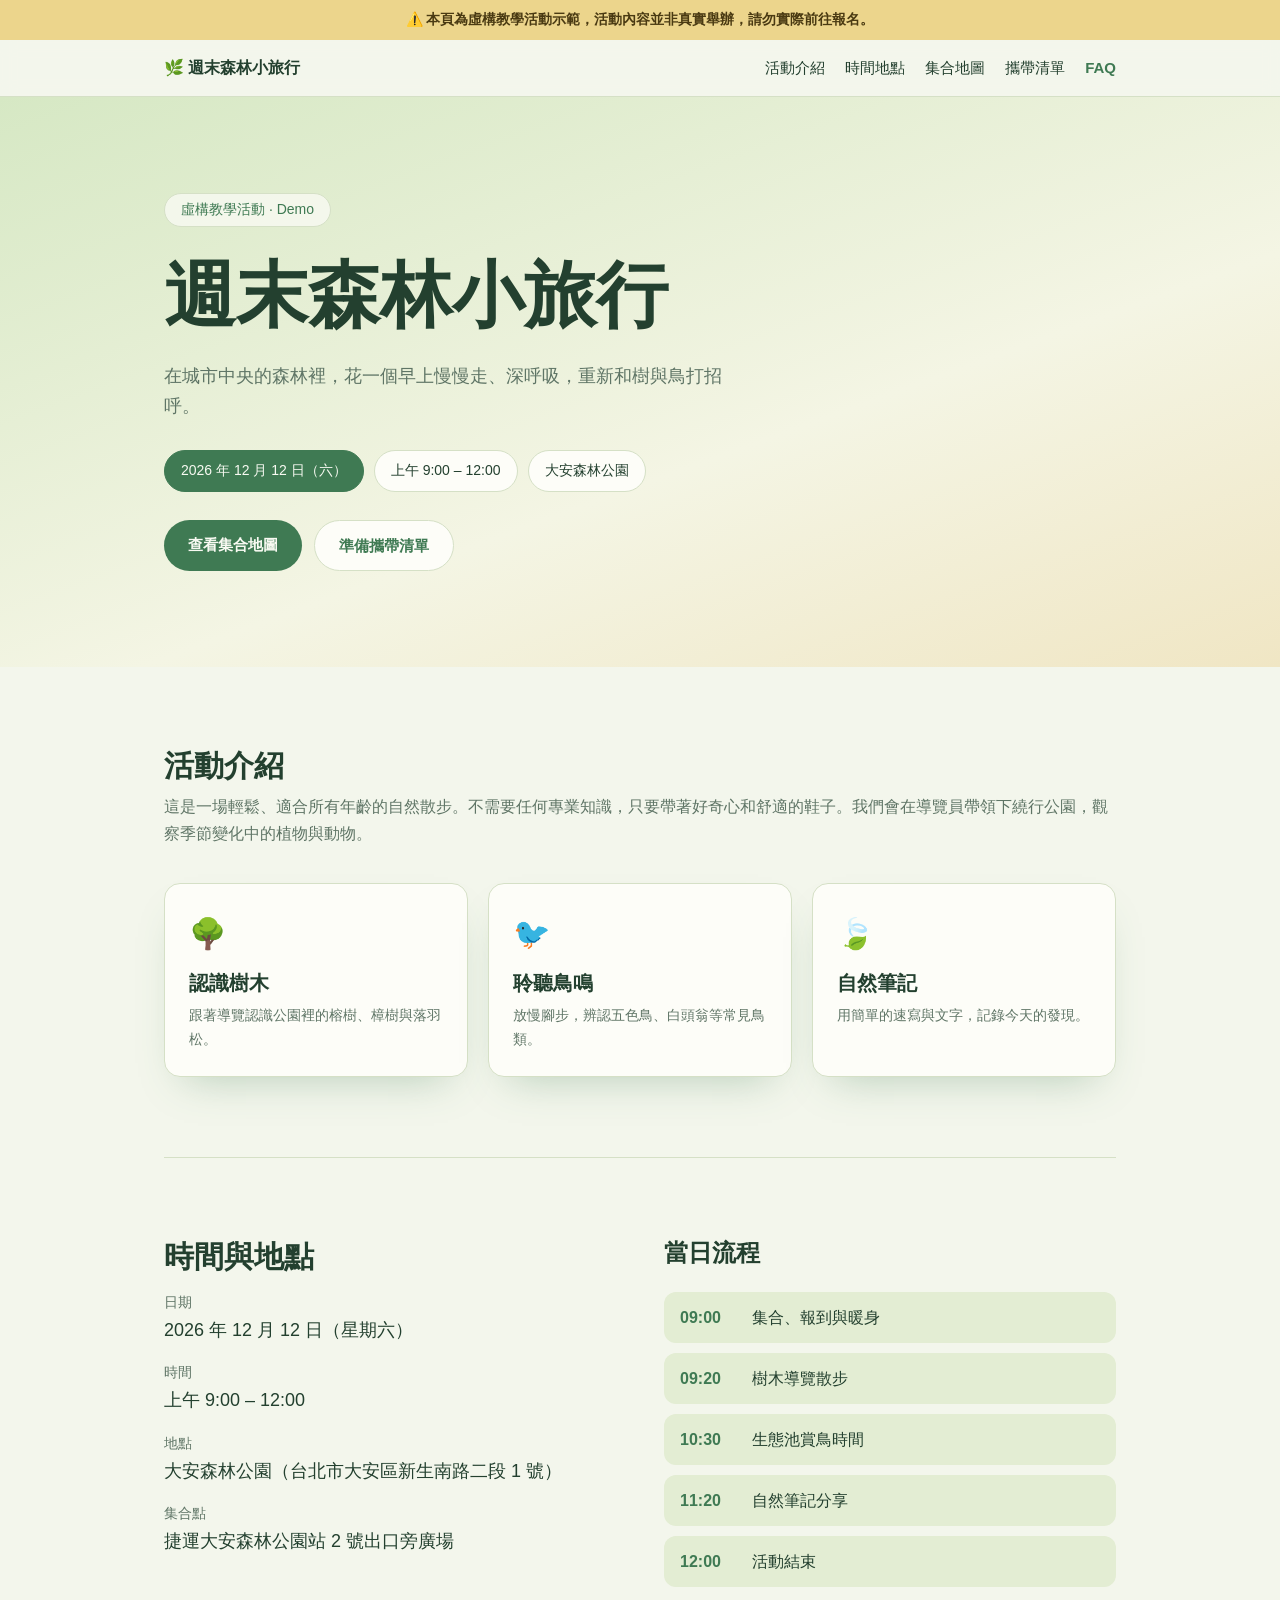
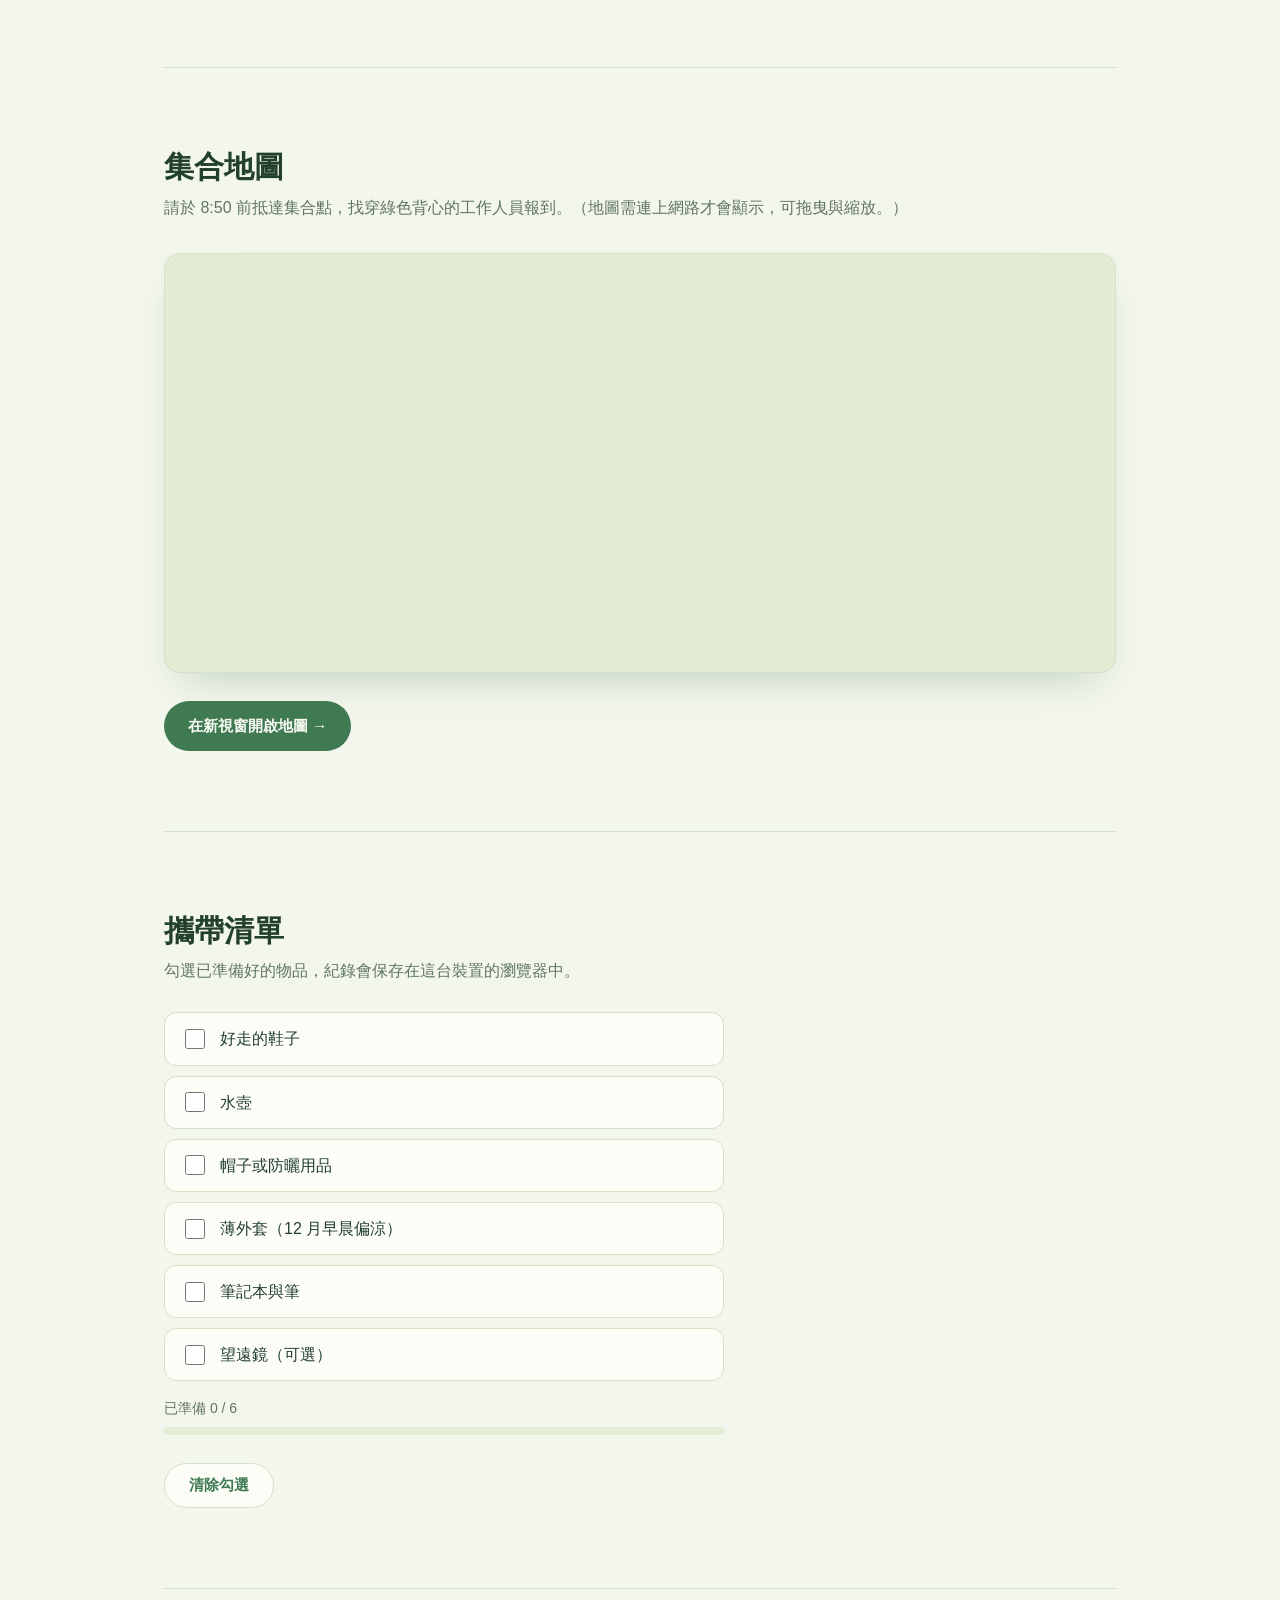
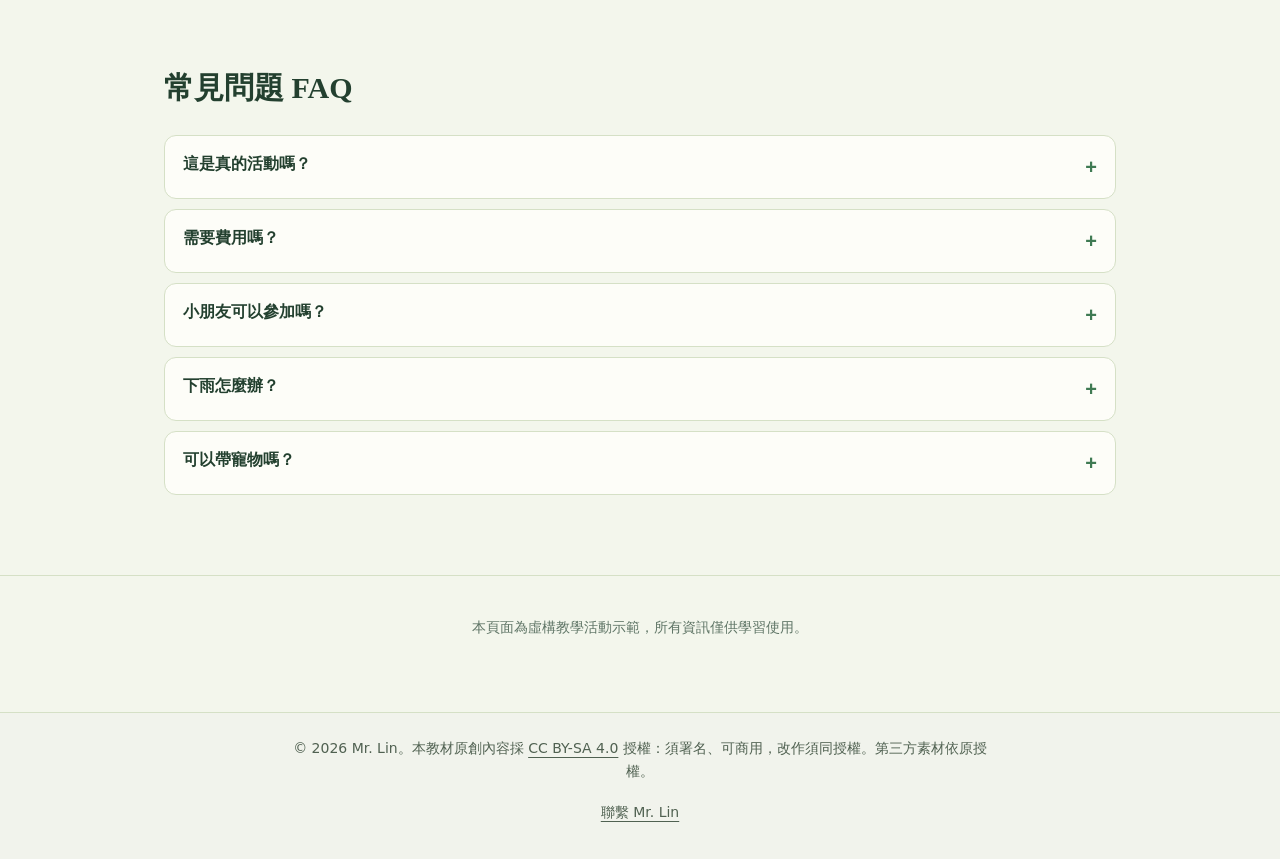
<file: course/onehour-demo.html>
<!DOCTYPE html>
<html lang="zh-Hant">
<head>
<meta charset="utf-8">
<meta name="viewport" content="width=device-width, initial-scale=1">
<title>週末森林小旅行｜大安森林公園（虛構教學活動）</title>
<meta name="description" content="2026/12/12 上午 9:00–12:00 大安森林公園森林散步。本活動為虛構教學示範。">
<style>
:root{--bg:#f3f6ec;--fg:#23402f;--card:#fdfdf8;--primary:#3f7a53;--primary-fg:#f8faf2;--secondary:#e3edd3;--muted:#5f7566;--accent:#ecd58c;--accent-fg:#4a3a12;--border:#d5e0c6;--radius:16px;--shadow:0 20px 40px -20px rgba(63,122,83,.35)}
*{box-sizing:border-box}html{scroll-behavior:smooth}
body{margin:0;background:var(--bg);color:var(--fg);font-family:"PingFang TC","Microsoft JhengHei","Noto Sans TC",sans-serif;line-height:1.7}
h1,h2,h3{font-family:"Songti TC","PMingLiU","Noto Serif TC",serif;line-height:1.25;margin:0}
a{color:var(--primary)}
.notice{background:var(--accent);color:var(--accent-fg);text-align:center;font-size:14px;padding:8px 16px;font-weight:600}
.wrap{max-width:1000px;margin:0 auto;padding:0 24px}
nav{position:sticky;top:0;z-index:10;background:rgba(243,246,236,.92);backdrop-filter:blur(8px);border-bottom:1px solid var(--border)}
nav .wrap{display:flex;align-items:center;justify-content:space-between;height:56px}
.brand{font-weight:700;text-decoration:none;color:var(--fg)}
.menu{display:flex;gap:20px;list-style:none;margin:0;padding:0}
.menu a{text-decoration:none;color:var(--fg);font-size:15px}.menu a:hover,.menu a.active{color:var(--primary);font-weight:600}
.toggle{display:none;background:none;border:1px solid var(--border);border-radius:10px;padding:6px 10px;font-size:18px;color:var(--fg);cursor:pointer}
header{background:linear-gradient(160deg,#d6e8c4,#f4f5e4 60%,#f0e6c4)}
header .wrap{padding:96px 24px}
.tag{display:inline-block;border:1px solid var(--border);background:rgba(253,253,248,.7);color:var(--primary);border-radius:999px;padding:4px 16px;font-size:14px}
h1{font-size:clamp(40px,8vw,72px);margin-top:24px}
.lead{max-width:560px;color:var(--muted);font-size:18px;margin-top:20px}
.pills{display:flex;flex-wrap:wrap;gap:10px;margin-top:28px;font-size:14px}
.pill{border-radius:999px;padding:8px 16px;background:var(--card);border:1px solid var(--border)}.pill.main{background:var(--primary);color:var(--primary-fg);border-color:var(--primary)}
.btn{display:inline-block;background:var(--primary);color:var(--primary-fg);text-decoration:none;border:0;border-radius:999px;padding:12px 24px;font-size:15px;font-weight:600;text-align:center;cursor:pointer;font-family:inherit}
.btn:hover{filter:brightness(1.08)}
.btn.ghost{background:var(--card);color:var(--primary);border:1px solid var(--border)}
.actions{display:flex;gap:12px;flex-wrap:wrap;margin-top:28px}
section{padding:80px 0;border-top:1px solid var(--border);scroll-margin-top:56px}
section:first-of-type{border-top:0}
h2{font-size:30px}.sub{color:var(--muted);margin-top:8px}
.grid3{display:grid;grid-template-columns:repeat(3,1fr);gap:20px;margin-top:36px}
.card{background:var(--card);border:1px solid var(--border);border-radius:var(--radius);padding:24px;box-shadow:var(--shadow)}
.card .ic{font-size:30px}.card h3{font-size:20px;margin-top:12px}.card p{color:var(--muted);font-size:14px;margin:8px 0 0}
.two{display:grid;grid-template-columns:1fr 1fr;gap:48px}
dl div{margin-top:16px}dt{font-size:14px;color:var(--muted)}dd{margin:0;font-size:18px;font-weight:500}
ol.sched{list-style:none;padding:0;margin:24px 0 0}
ol.sched li{display:flex;gap:16px;background:var(--secondary);border-radius:12px;padding:12px 16px;margin-top:10px}
ol.sched b{color:var(--primary);width:56px;flex:none}
.map{margin-top:32px;height:420px;border-radius:var(--radius);overflow:hidden;border:1px solid var(--border);box-shadow:var(--shadow);background:var(--secondary)}
.map iframe{width:100%;height:100%;border:0}
.checklist{list-style:none;padding:0;margin:28px 0 0;max-width:560px}
.checklist li{margin-top:10px}
.checklist label{display:flex;gap:12px;align-items:center;background:var(--card);border:1px solid var(--border);border-radius:12px;padding:12px 16px;cursor:pointer}
.checklist input{width:20px;height:20px;accent-color:var(--primary)}
.checklist input:checked+span{text-decoration:line-through;color:var(--muted)}
.progress{margin-top:16px;font-size:14px;color:var(--muted)}
.bar{height:8px;background:var(--secondary);border-radius:99px;overflow:hidden;margin-top:6px;max-width:560px}.bar i{display:block;height:100%;width:0;background:var(--primary);transition:width .3s}
.faq{margin-top:28px}
.faq details{background:var(--card);border:1px solid var(--border);border-radius:12px;margin-top:10px;padding:0 18px}
.faq summary{cursor:pointer;padding:14px 0;font-weight:600;list-style:none;display:flex;justify-content:space-between}
.faq summary::-webkit-details-marker{display:none}
.faq summary::after{content:"+";color:var(--primary);font-size:20px}
.faq details[open] summary::after{content:"−"}
.faq p{margin:0 0 16px;color:var(--muted)}
footer{border-top:1px solid var(--border);padding:40px 0;text-align:center;font-size:14px;color:var(--muted)}
@media (max-width:720px){
 .toggle{display:block}
 .menu{display:none;position:absolute;top:56px;left:0;right:0;flex-direction:column;gap:0;background:var(--bg);border-bottom:1px solid var(--border);padding:8px 24px}
 .menu.open{display:flex}.menu a{display:block;padding:10px 0}
 header .wrap{padding:64px 24px}
 .grid3,.two{grid-template-columns:1fr}.two{gap:40px}
 .btn{display:block;width:100%}
 .actions{flex-direction:column}
 .map{height:320px}
}
</style>
</head>
<body>
<div class="notice">⚠️ 本頁為虛構教學活動示範，活動內容並非真實舉辦，請勿實際前往報名。</div>
<nav>
 <div class="wrap">
  <a class="brand" href="#top">🌿 週末森林小旅行</a>
  <button class="toggle" aria-label="開啟選單" aria-expanded="false">☰</button>
  <ul class="menu">
   <li><a href="#intro">活動介紹</a></li>
   <li><a href="#info">時間地點</a></li>
   <li><a href="#map">集合地圖</a></li>
   <li><a href="#list">攜帶清單</a></li>
   <li><a href="#faq">FAQ</a></li>
  </ul>
 </div>
</nav>
<header id="top">
 <div class="wrap">
  <span class="tag">虛構教學活動 · Demo</span>
  <h1>週末森林小旅行</h1>
  <p class="lead">在城市中央的森林裡，花一個早上慢慢走、深呼吸，重新和樹與鳥打招呼。</p>
  <div class="pills">
   <span class="pill main">2026 年 12 月 12 日（六）</span>
   <span class="pill">上午 9:00 – 12:00</span>
   <span class="pill">大安森林公園</span>
  </div>
  <div class="actions">
   <a class="btn" href="#map">查看集合地圖</a>
   <a class="btn ghost" href="#list">準備攜帶清單</a>
  </div>
 </div>
</header>
<main class="wrap">
 <section id="intro">
  <h2>活動介紹</h2>
  <p class="sub">這是一場輕鬆、適合所有年齡的自然散步。不需要任何專業知識，只要帶著好奇心和舒適的鞋子。我們會在導覽員帶領下繞行公園，觀察季節變化中的植物與動物。</p>
  <div class="grid3">
   <div class="card"><div class="ic">🌳</div><h3>認識樹木</h3><p>跟著導覽認識公園裡的榕樹、樟樹與落羽松。</p></div>
   <div class="card"><div class="ic">🐦</div><h3>聆聽鳥鳴</h3><p>放慢腳步，辨認五色鳥、白頭翁等常見鳥類。</p></div>
   <div class="card"><div class="ic">🍃</div><h3>自然筆記</h3><p>用簡單的速寫與文字，記錄今天的發現。</p></div>
  </div>
 </section>
 <section id="info" class="two">
  <div>
   <h2>時間與地點</h2>
   <dl>
    <div><dt>日期</dt><dd>2026 年 12 月 12 日（星期六）</dd></div>
    <div><dt>時間</dt><dd>上午 9:00 – 12:00</dd></div>
    <div><dt>地點</dt><dd>大安森林公園（台北市大安區新生南路二段 1 號）</dd></div>
    <div><dt>集合點</dt><dd>捷運大安森林公園站 2 號出口旁廣場</dd></div>
   </dl>
  </div>
  <div>
   <h3 style="font-size:24px">當日流程</h3>
   <ol class="sched">
    <li><b>09:00</b><span>集合、報到與暖身</span></li>
    <li><b>09:20</b><span>樹木導覽散步</span></li>
    <li><b>10:30</b><span>生態池賞鳥時間</span></li>
    <li><b>11:20</b><span>自然筆記分享</span></li>
    <li><b>12:00</b><span>活動結束</span></li>
   </ol>
  </div>
 </section>
 <section id="map">
  <h2>集合地圖</h2>
  <p class="sub">請於 8:50 前抵達集合點，找穿綠色背心的工作人員報到。（地圖需連上網路才會顯示，可拖曳與縮放。）</p>
  <div class="map">
   <iframe title="大安森林公園集合地圖" loading="lazy" src="https://www.openstreetmap.org/export/embed.html?bbox=121.5290%2C25.0255%2C121.5420%2C25.0345&amp;layer=mapnik&amp;marker=25.0335%2C121.5355"></iframe>
  </div>
  <div class="actions"><a class="btn" href="https://www.openstreetmap.org/?mlat=25.0335&amp;mlon=121.5355#map=17/25.0335/121.5355" target="_blank" rel="noreferrer">在新視窗開啟地圖 →</a></div>
 </section>
 <section id="list">
  <h2>攜帶清單</h2>
  <p class="sub">勾選已準備好的物品，紀錄會保存在這台裝置的瀏覽器中。</p>
  <ul class="checklist">
   <li><label><input type="checkbox" data-k="shoes"><span>好走的鞋子</span></label></li>
   <li><label><input type="checkbox" data-k="water"><span>水壺</span></label></li>
   <li><label><input type="checkbox" data-k="hat"><span>帽子或防曬用品</span></label></li>
   <li><label><input type="checkbox" data-k="jacket"><span>薄外套（12 月早晨偏涼）</span></label></li>
   <li><label><input type="checkbox" data-k="note"><span>筆記本與筆</span></label></li>
   <li><label><input type="checkbox" data-k="bino"><span>望遠鏡（可選）</span></label></li>
  </ul>
  <div class="progress"><span id="count">已準備 0 / 6</span><div class="bar"><i id="bar"></i></div></div>
  <div class="actions"><button class="btn ghost" id="reset" type="button">清除勾選</button></div>
 </section>
 <section id="faq">
  <h2>常見問題 FAQ</h2>
  <div class="faq">
   <details><summary>這是真的活動嗎？</summary><p>不是。本頁為虛構教學活動示範，不受理報名，也不會實際舉辦。</p></details>
   <details><summary>需要費用嗎？</summary><p>示範設定為免費參加。</p></details>
   <details><summary>小朋友可以參加嗎？</summary><p>可以，全程步行約 2 公里、路面平緩，建議 6 歲以下由家長陪同。</p></details>
   <details><summary>下雨怎麼辦？</summary><p>小雨照常進行，請自備雨具；若發布大雨特報，將於前一天公告取消。</p></details>
   <details><summary>可以帶寵物嗎？</summary><p>為避免驚擾鳥類，建議不要攜帶寵物。</p></details>
  </div>
 </section>
</main>
<footer>本頁面為虛構教學活動示範，所有資訊僅供學習使用。</footer>
<script>
(function(){
 var t=document.querySelector('.toggle'),m=document.querySelector('.menu');
 t.addEventListener('click',function(){var o=m.classList.toggle('open');t.setAttribute('aria-expanded',o);});
 m.querySelectorAll('a').forEach(function(a){a.addEventListener('click',function(){m.classList.remove('open');t.setAttribute('aria-expanded','false');});});
 var links=[].slice.call(m.querySelectorAll('a'));
 var obs=new IntersectionObserver(function(es){es.forEach(function(e){if(e.isIntersecting){links.forEach(function(l){l.classList.toggle('active',l.getAttribute('href')==='#'+e.target.id);});}});},{rootMargin:'-40% 0px -55% 0px'});
 document.querySelectorAll('section[id]').forEach(function(s){obs.observe(s);});
 var KEY='forest-walk-checklist',boxes=[].slice.call(document.querySelectorAll('.checklist input')),saved={};
 try{saved=JSON.parse(localStorage.getItem(KEY))||{};}catch(e){}
 function update(){var n=0,d={};boxes.forEach(function(b){d[b.dataset.k]=b.checked;if(b.checked)n++;});
  document.getElementById('count').textContent='已準備 '+n+' / '+boxes.length;
  document.getElementById('bar').style.width=(n/boxes.length*100)+'%';
  try{localStorage.setItem(KEY,JSON.stringify(d));}catch(e){}}
 boxes.forEach(function(b){b.checked=!!saved[b.dataset.k];b.addEventListener('change',update);});
 document.getElementById('reset').addEventListener('click',function(){boxes.forEach(function(b){b.checked=false;});update();});
 update();
})();
</script>




<!-- course-footer:start -->
<style data-course-footer-style>
[data-course-footer]{box-sizing:border-box;display:flex;flex-direction:column;align-items:center;justify-content:center;gap:6px;width:100%;max-width:100%;margin:32px auto 0;padding:24px 20px;color:#506151;background:#f1f3ec;text-align:center;font-family:"Microsoft JhengHei","PingFang TC",system-ui,sans-serif;line-height:1.7}
[data-course-footer] small{display:block;font-size:14px;max-width:80ch;font-weight:400}[data-course-footer] a{color:inherit;text-underline-offset:4px;overflow-wrap:anywhere}[data-course-footer] .course-contact{position:relative;display:block;padding:0;margin:0;background:transparent;color:inherit;border:0;text-align:center}
[data-course-footer] .course-contact>summary{list-style:none;display:block;font:inherit;font-size:14px;font-weight:400;line-height:1.5;padding:12px 16px;margin:0;cursor:pointer;text-decoration:underline;text-underline-offset:4px;background:transparent}
[data-course-footer] .course-contact>summary::-webkit-details-marker{display:none}[data-course-footer] .course-contact>summary::marker{content:""}
[data-course-footer] .course-contact-card{position:absolute;z-index:100;bottom:calc(100% + 8px);left:50%;transform:translateX(-50%);width:300px;max-width:calc(100vw - 32px);box-sizing:border-box;padding:18px 20px;background:#fff;color:#193f32;box-shadow:0 10px 32px rgb(0 0 0 / .18);font-size:16px;line-height:1.7;text-align:left;animation:none}
[data-course-footer] .course-contact-card strong{display:block;font-size:18px;margin:0 44px 10px 0}[data-course-footer] .course-contact-card a{display:block;padding:8px 0;margin:0;min-height:42px}
[data-course-footer] .course-contact-close{position:absolute;right:8px;top:8px;padding:8px;background:transparent;border:0;color:inherit;font:inherit;font-size:14px;min-width:44px;min-height:40px;cursor:pointer}
[data-course-footer] :focus-visible{outline:3px solid #8a681d;outline-offset:3px}
@media print{[data-course-footer]{display:flex!important;background:#fff;break-inside:avoid;padding:12px 0;margin-top:24px}[data-course-footer] small{font-size:9pt}[data-course-footer] .course-contact>summary,[data-course-footer] .course-contact-card{display:none!important}}
[data-back-to-top]{position:fixed;right:max(16px,env(safe-area-inset-right));bottom:max(16px,env(safe-area-inset-bottom));z-index:90;display:flex;align-items:center;gap:6px;min-width:48px;min-height:48px;padding:10px 16px;border:0;border-radius:999px;background:#193f32;color:#fff;font:600 15px/1 "Microsoft JhengHei","PingFang TC",system-ui,sans-serif;cursor:pointer;box-shadow:0 6px 20px rgb(0 0 0 / .22);opacity:0;visibility:hidden;transform:translateY(12px);transition:opacity .2s,transform .2s,visibility .2s}
[data-back-to-top].is-visible{opacity:1;visibility:visible;transform:none}[data-back-to-top]:hover{background:#2c5e4b}
[data-back-to-top]:focus-visible{outline:3px solid #d9e9a4;outline-offset:3px}[data-back-to-top] span[aria-hidden]{font-size:18px}
@media(max-width:600px){[data-back-to-top] .back-to-top-text{display:none}[data-back-to-top]{padding:0;justify-content:center;width:48px}}
@media(prefers-reduced-motion:reduce){[data-back-to-top]{transition:none}}
@media print{[data-back-to-top]{display:none!important}}
</style>
<footer data-course-footer>
<small>© 2026 Mr. Lin。本教材原創內容採 <a rel="license noopener" href="https://creativecommons.org/licenses/by-sa/4.0/deed.zh-hant" target="_blank">CC BY-SA 4.0</a> 授權：須署名、可商用，改作須同授權。第三方素材依原授權。</small>
<details class="course-contact"><summary>聯繫 Mr. Lin</summary><div class="course-contact-card"><button class="course-contact-close" type="button" aria-label="關閉聯繫資訊">關閉</button><strong>Mr. Lin</strong><a href="tel:+886919633120">+886-919633120</a><a href="mailto:mosful@gmail.com">mosful@gmail.com</a></div></details>
</footer>
<button type="button" data-back-to-top aria-label="回到頁首"><span aria-hidden="true">↑</span><span class="back-to-top-text">回到頁首</span></button>
<script data-course-footer-script>
(()=>{const c=document.querySelector('[data-course-footer] .course-contact');if(!c)return;const close=()=>{c.open=false;c.querySelector('summary').focus()};c.querySelector('.course-contact-close').addEventListener('click',close);document.addEventListener('keydown',e=>{if(e.key==='Escape'&&c.open){e.preventDefault();close()}});document.addEventListener('click',e=>{if(c.open&&!c.contains(e.target))c.open=false})})();
(()=>{const b=document.querySelector('[data-back-to-top]');if(!b)return;const sync=()=>b.classList.toggle('is-visible',scrollY>Math.max(40,Math.min(400,(document.documentElement.scrollHeight-innerHeight)/2)));addEventListener('scroll',sync,{passive:true});sync();b.addEventListener('click',()=>{const r=matchMedia('(prefers-reduced-motion: reduce)').matches;scrollTo({top:0,behavior:r?'auto':'smooth'});const t=document.querySelector('h1,main,[role=main]');if(t){if(!t.hasAttribute('tabindex'))t.setAttribute('tabindex','-1');t.focus({preventScroll:true});}})})();
</script>
<!-- course-footer:end -->
</body>
</html>
</file>
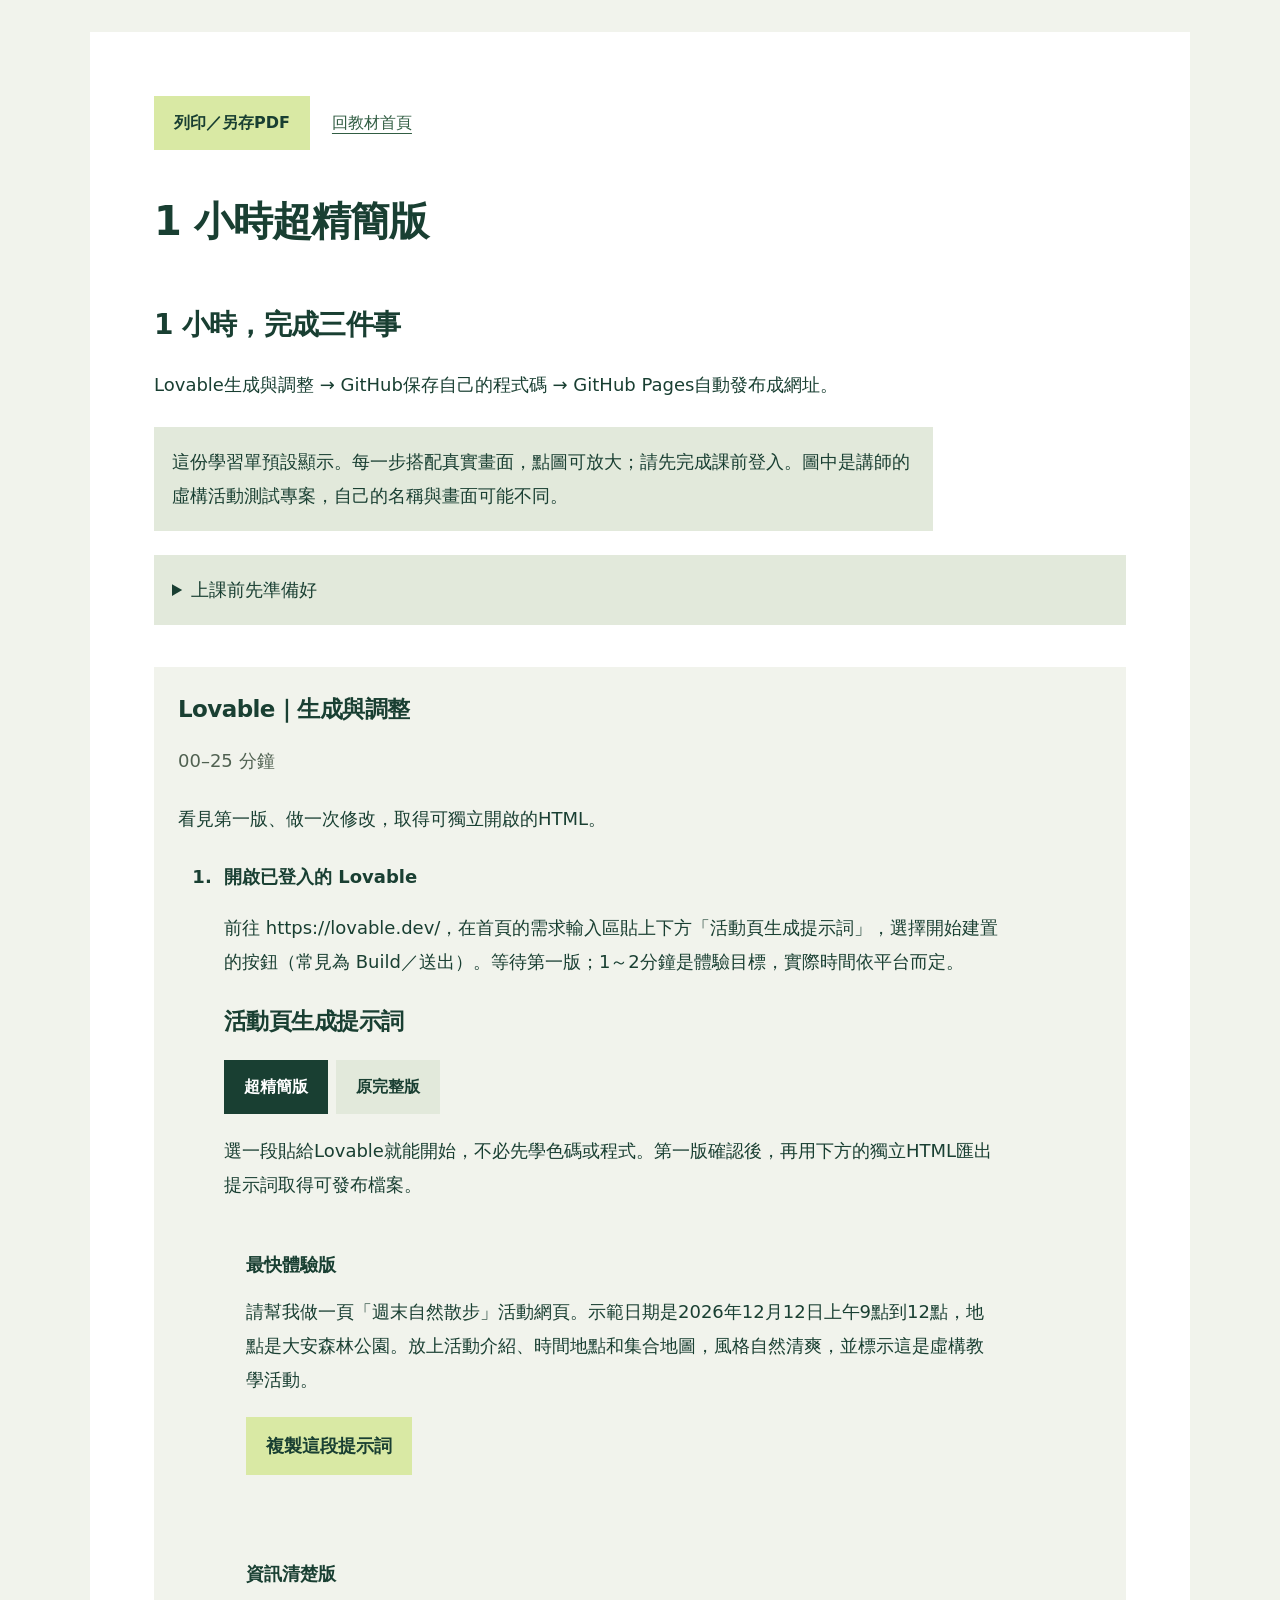
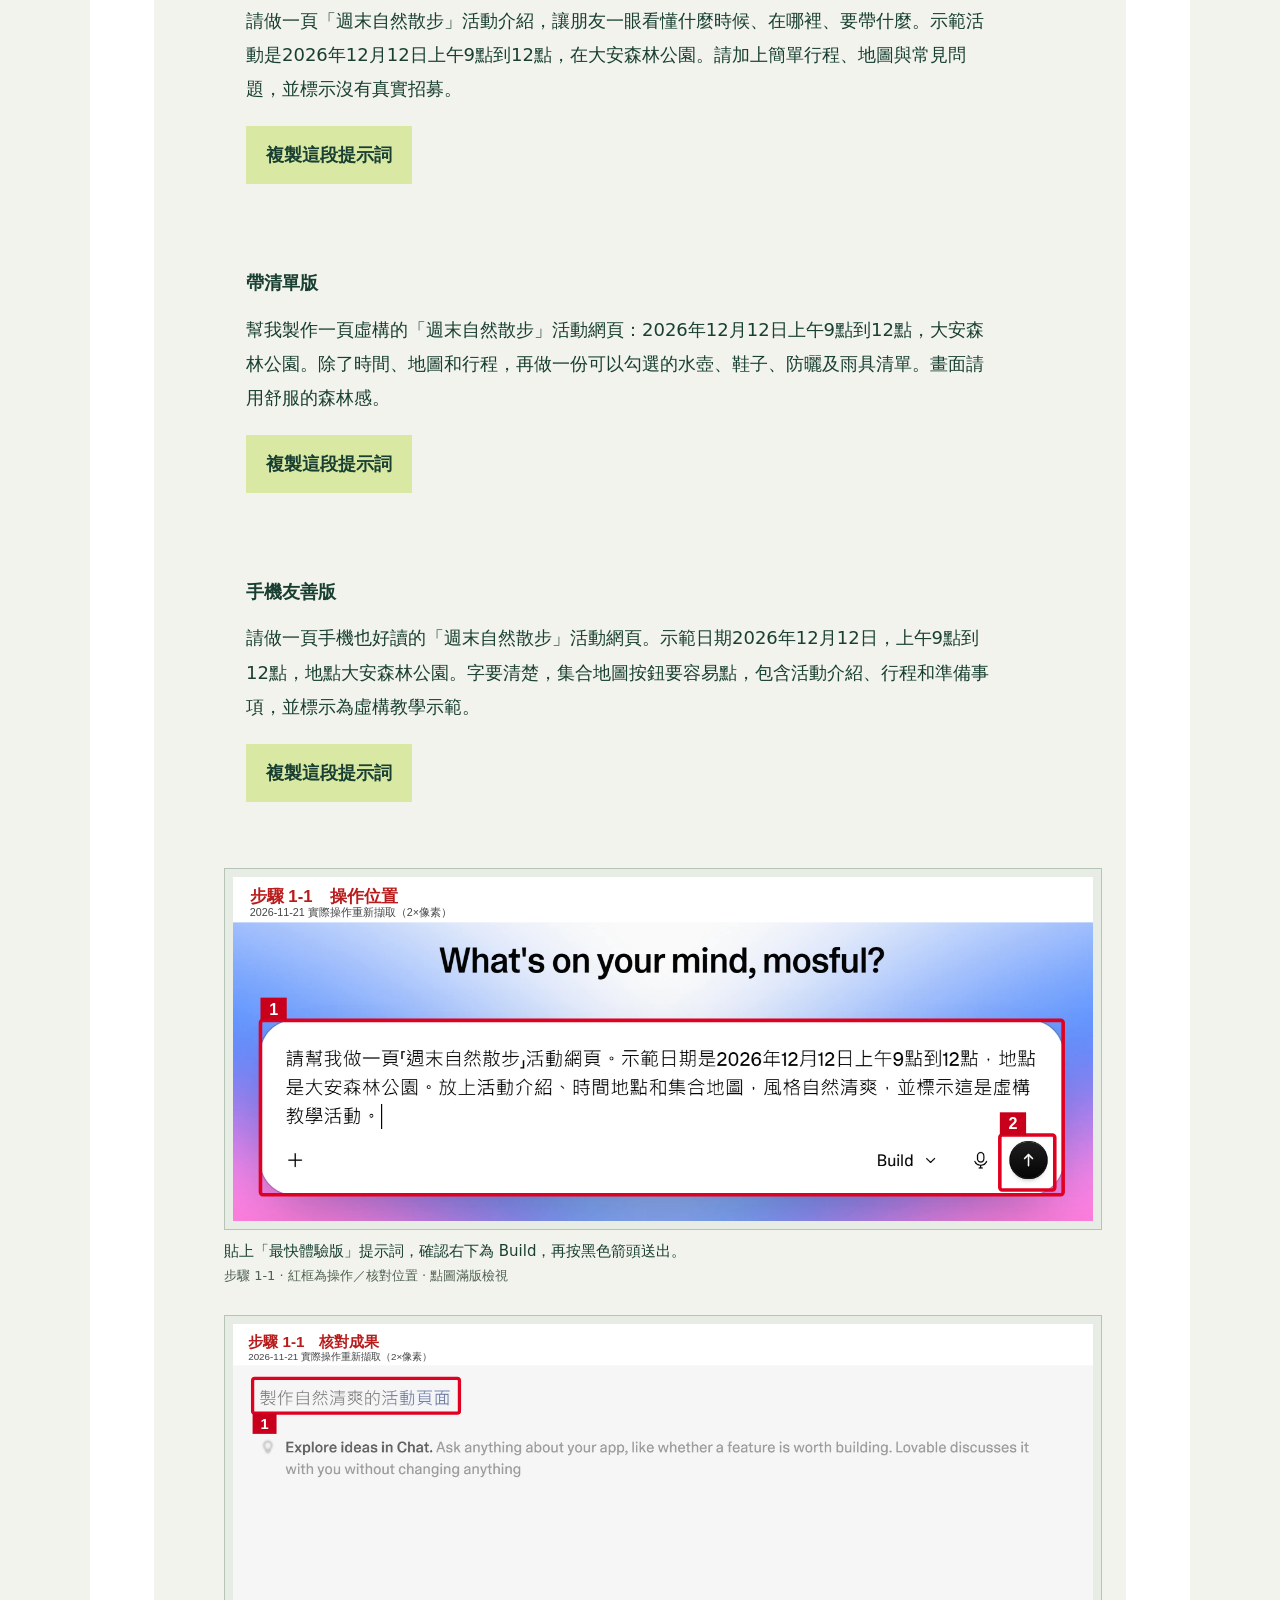
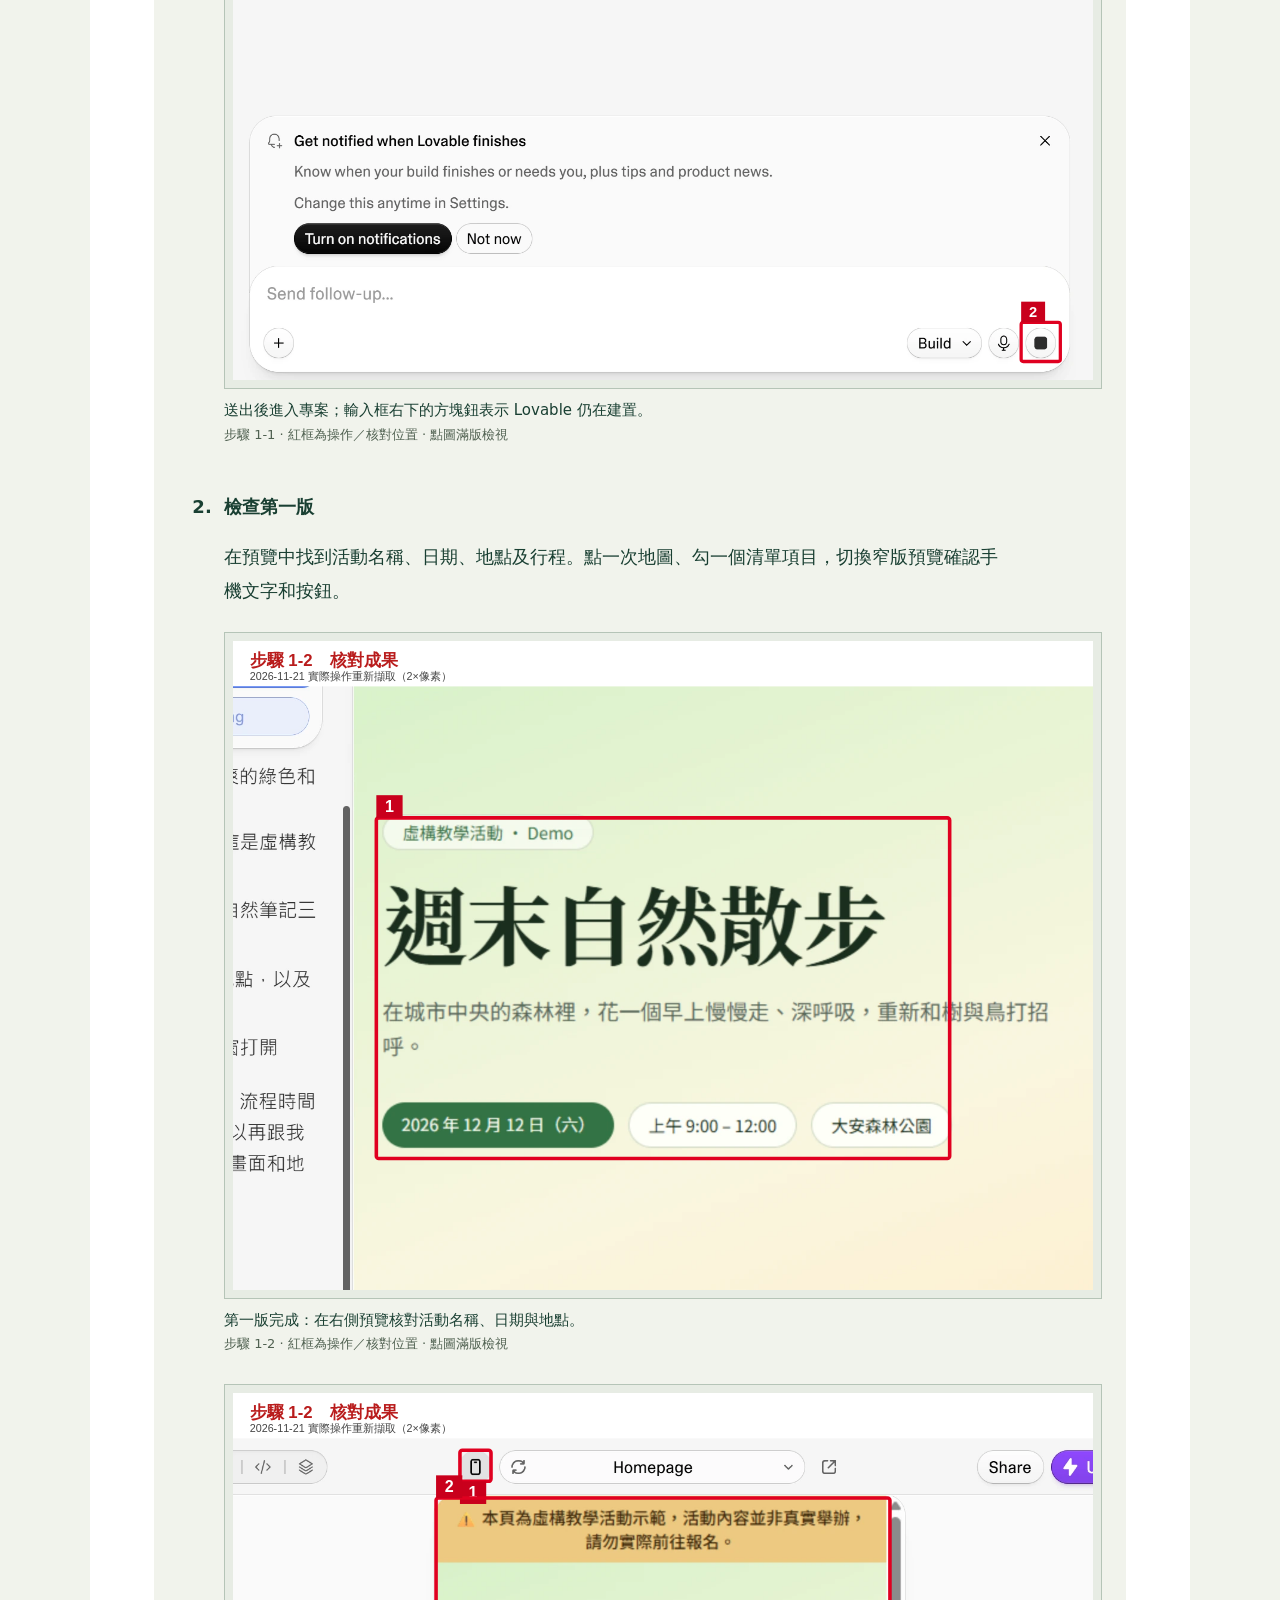
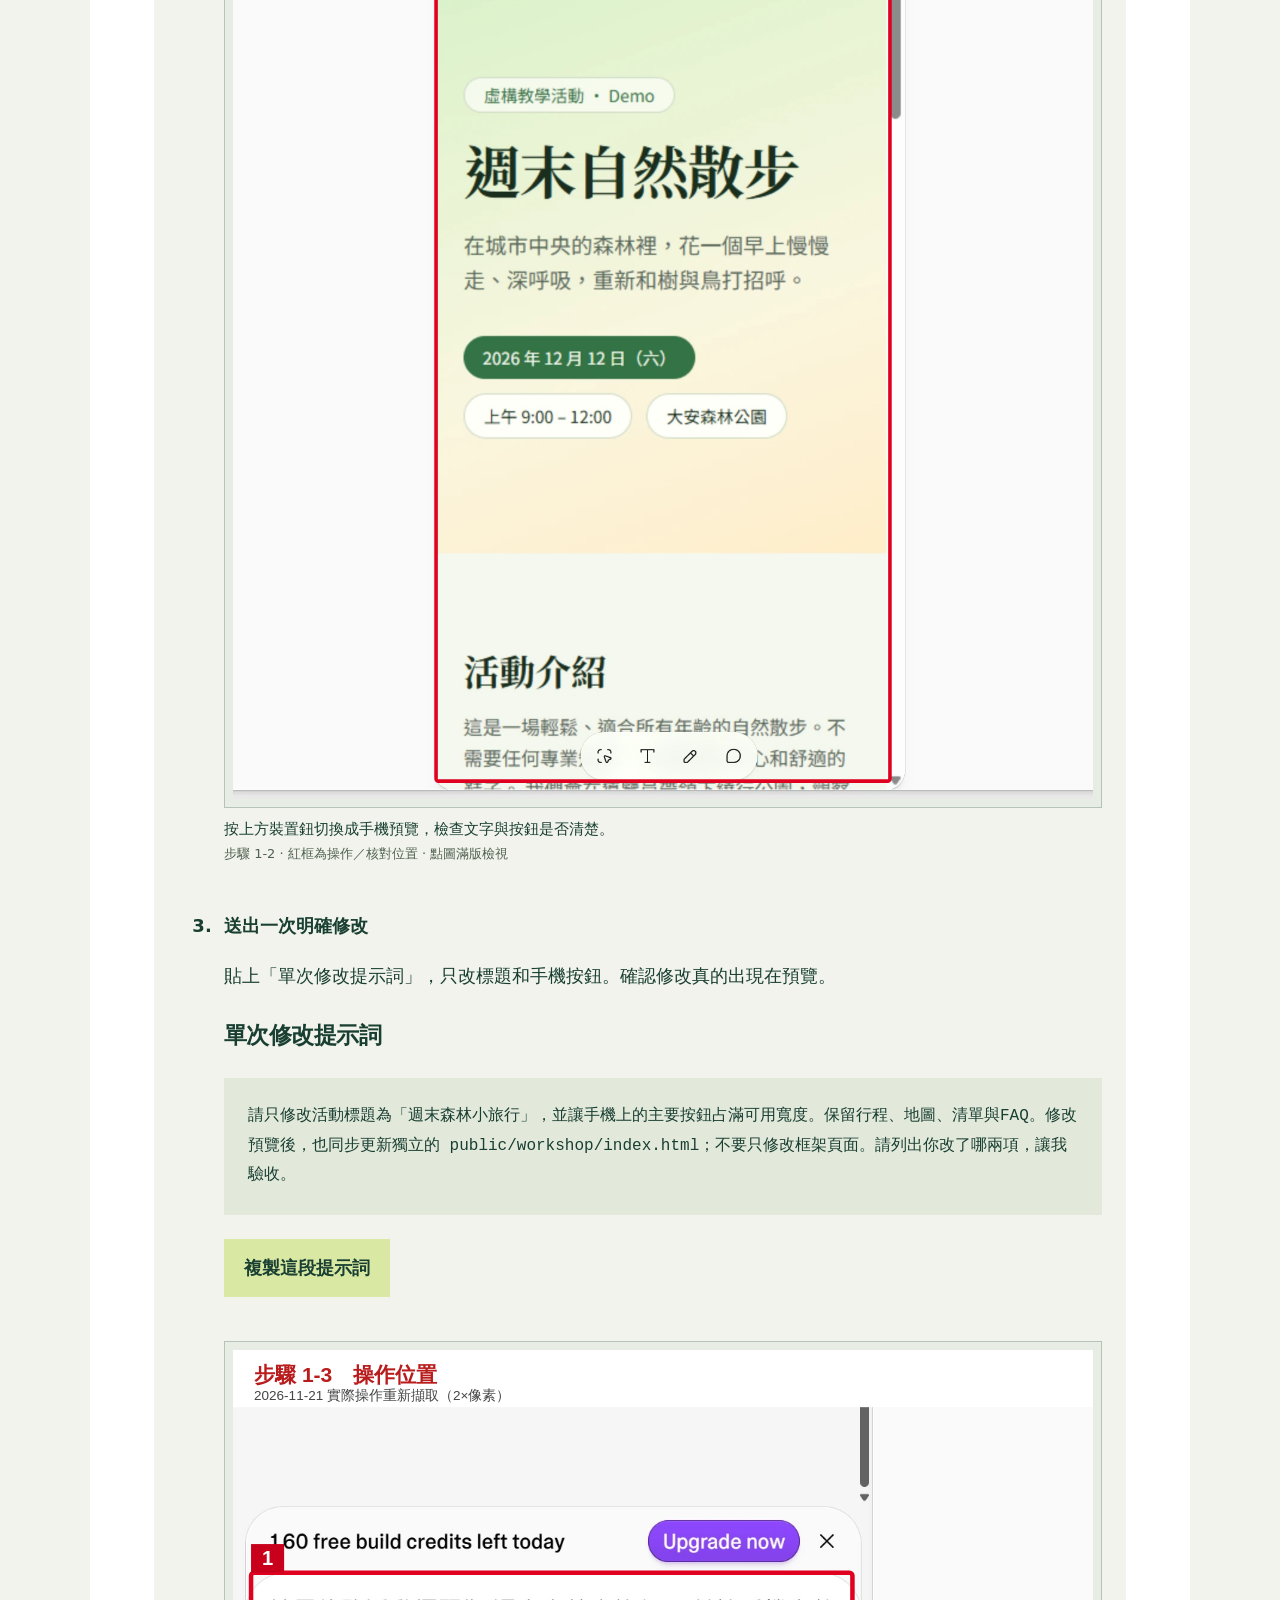
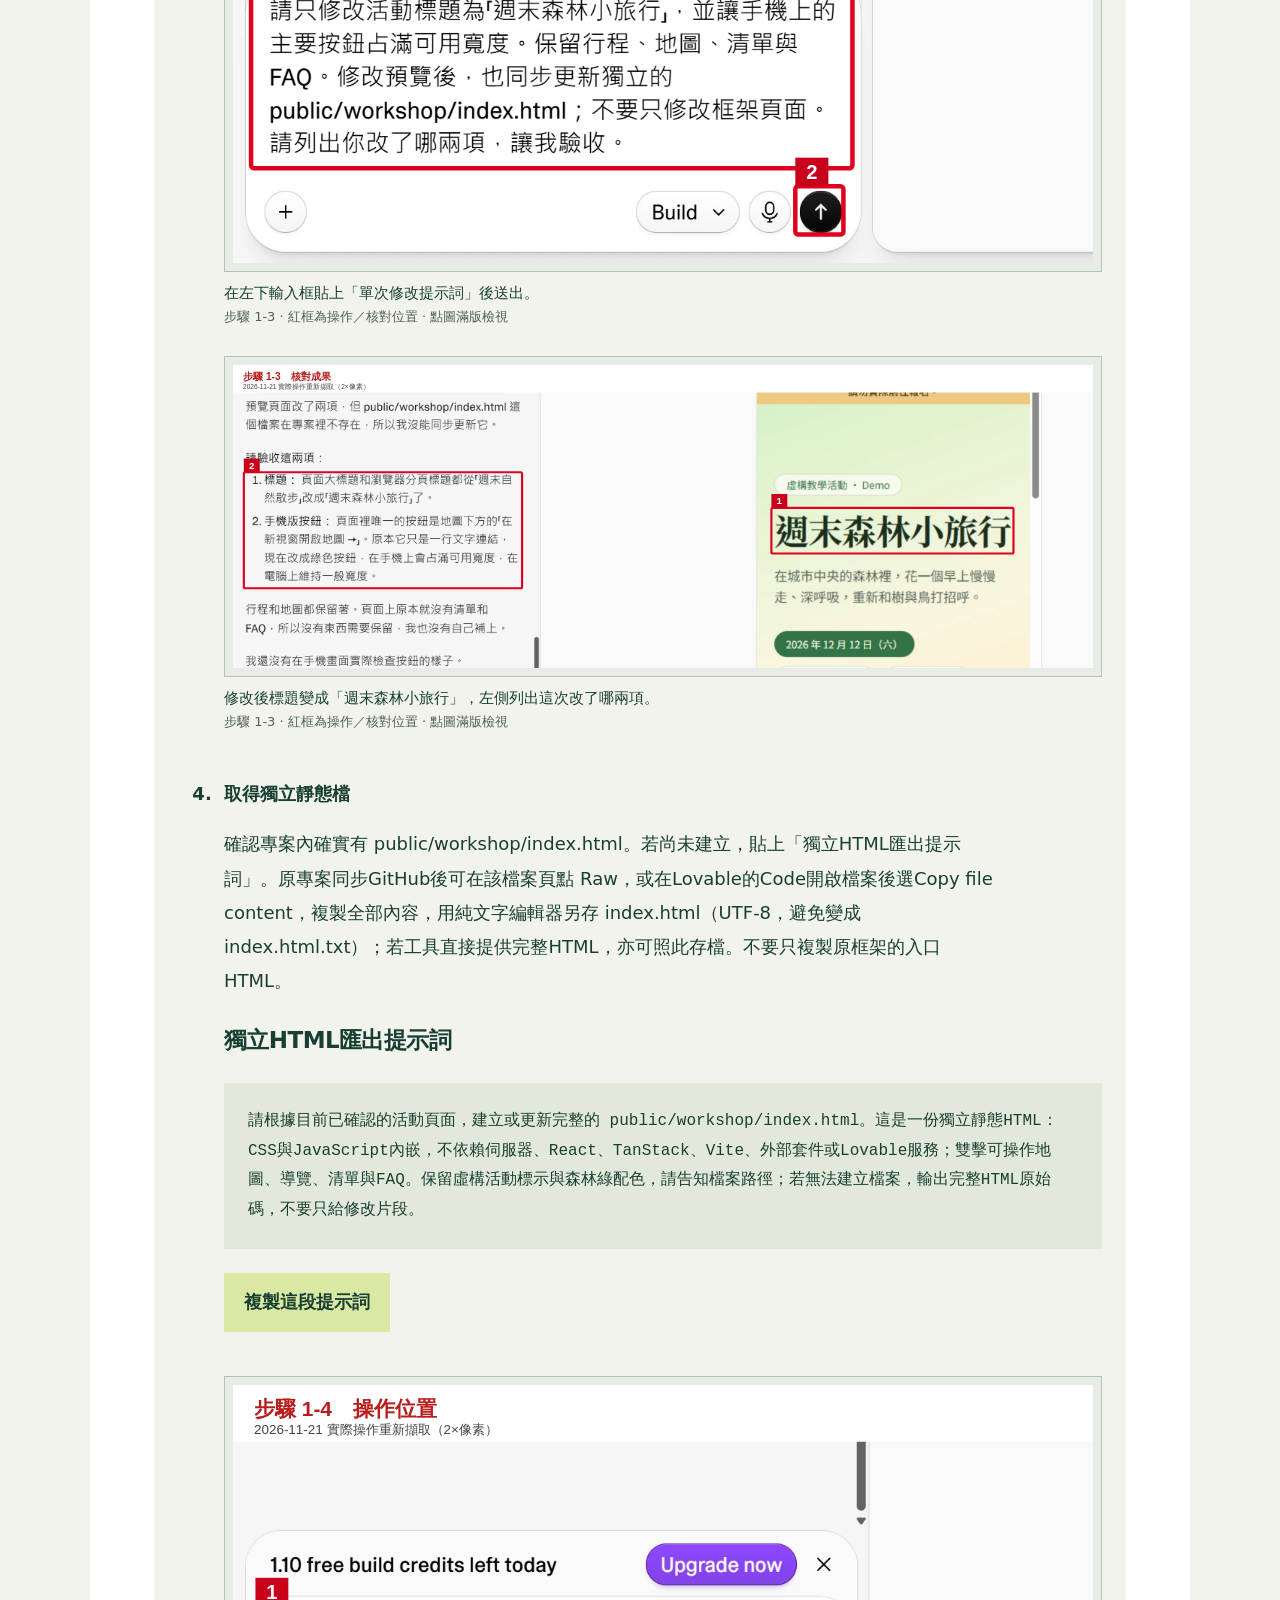
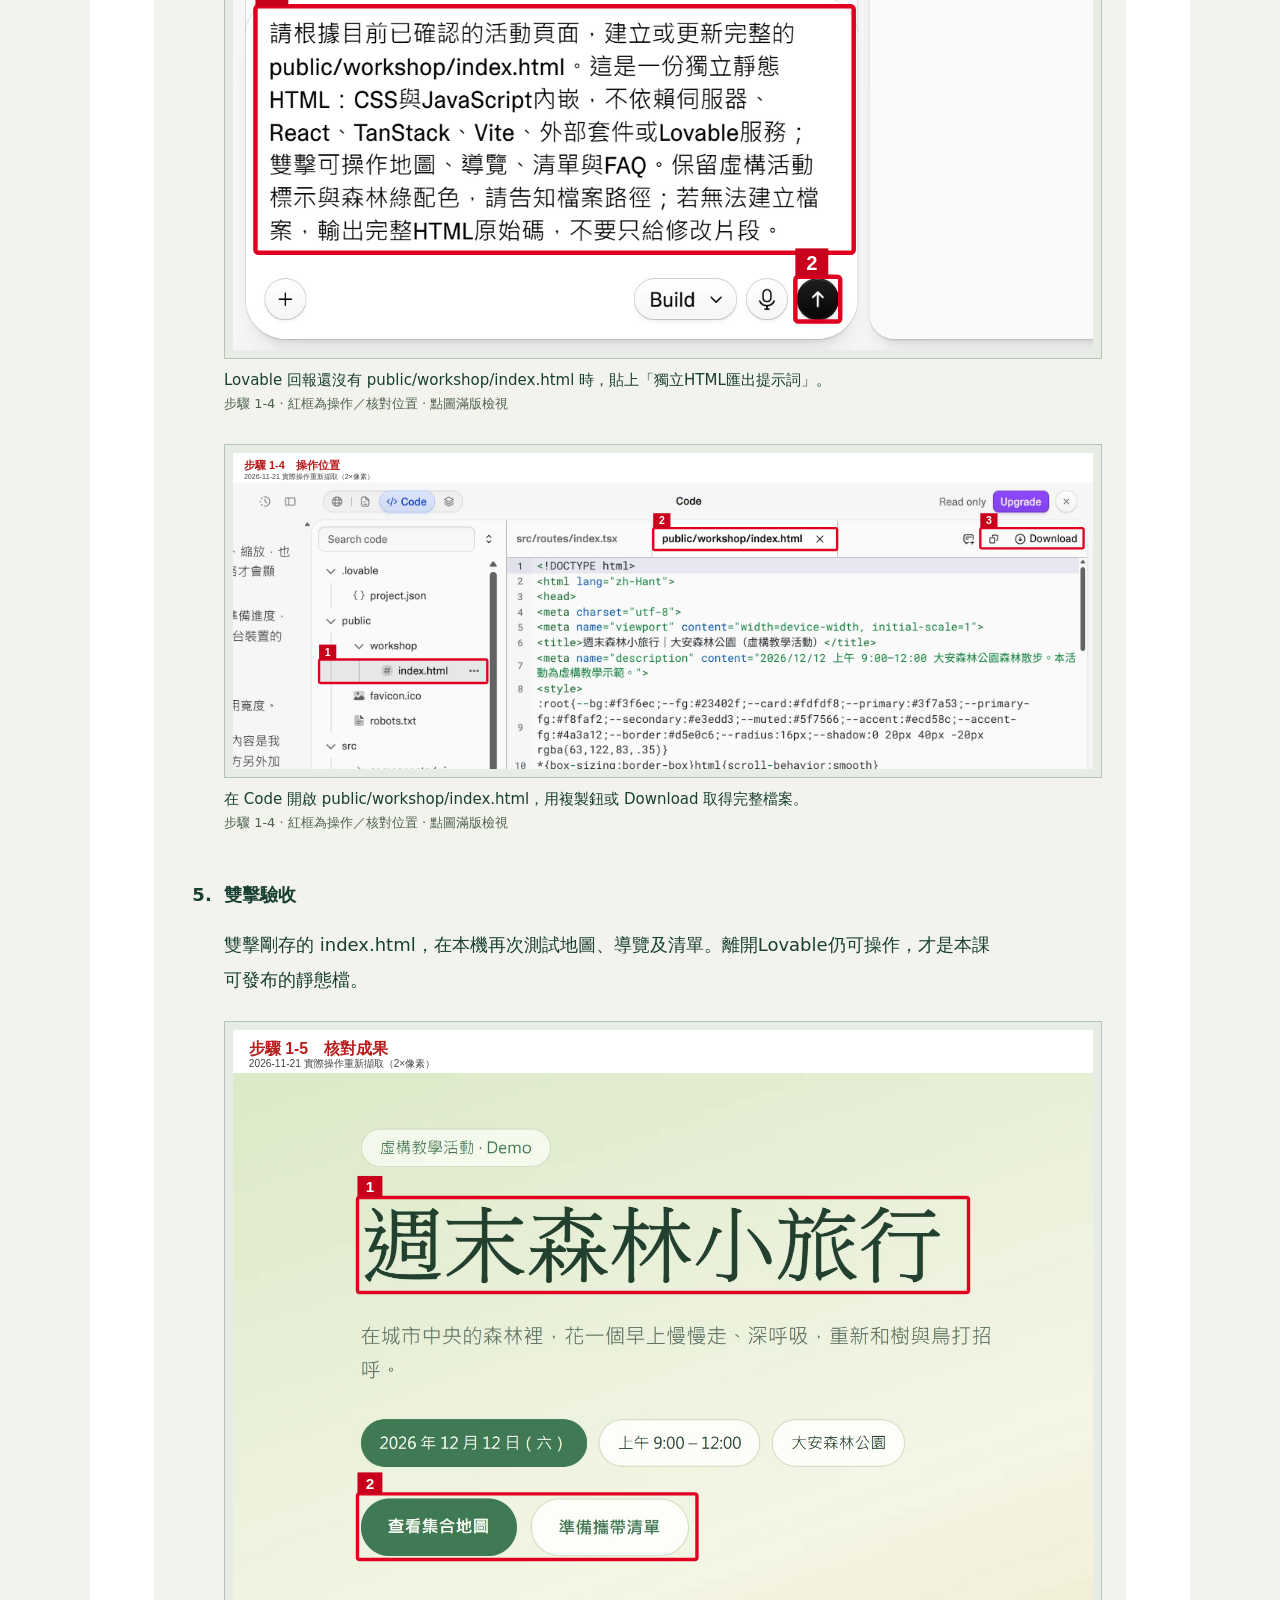
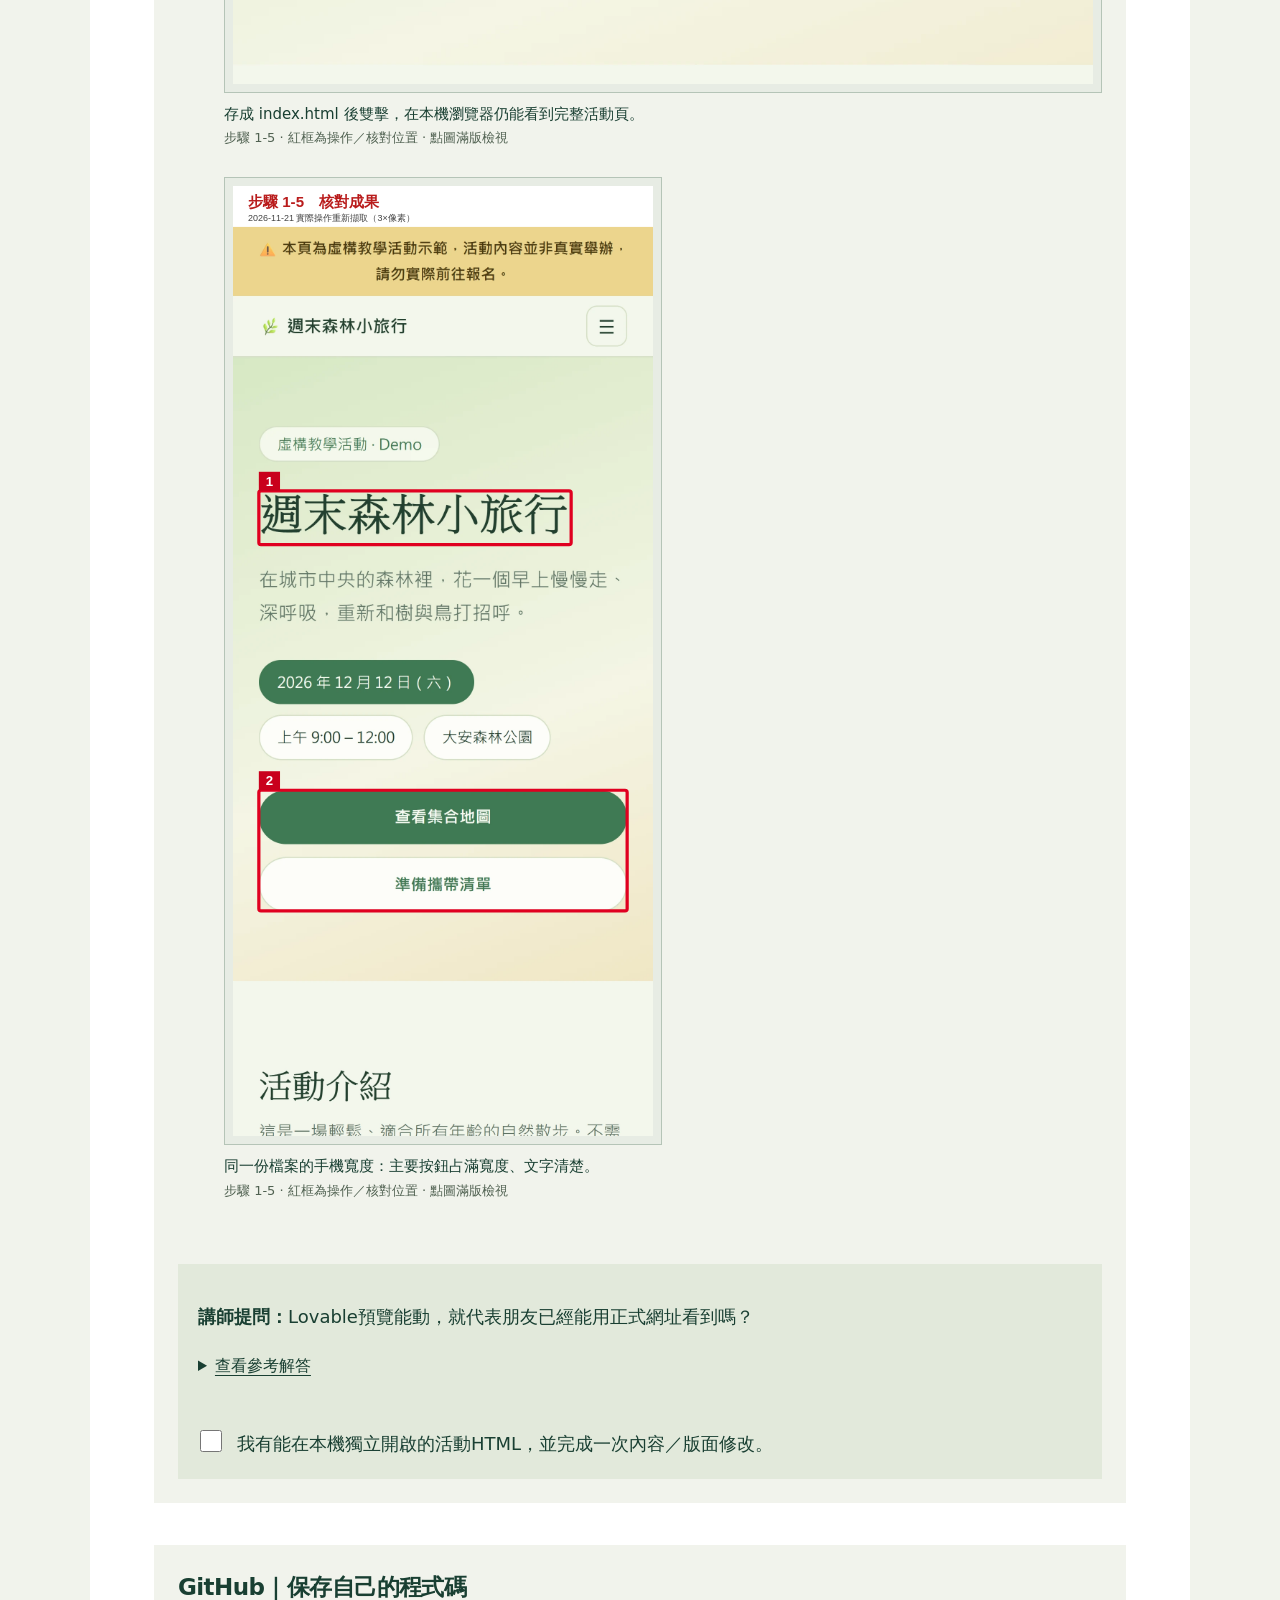
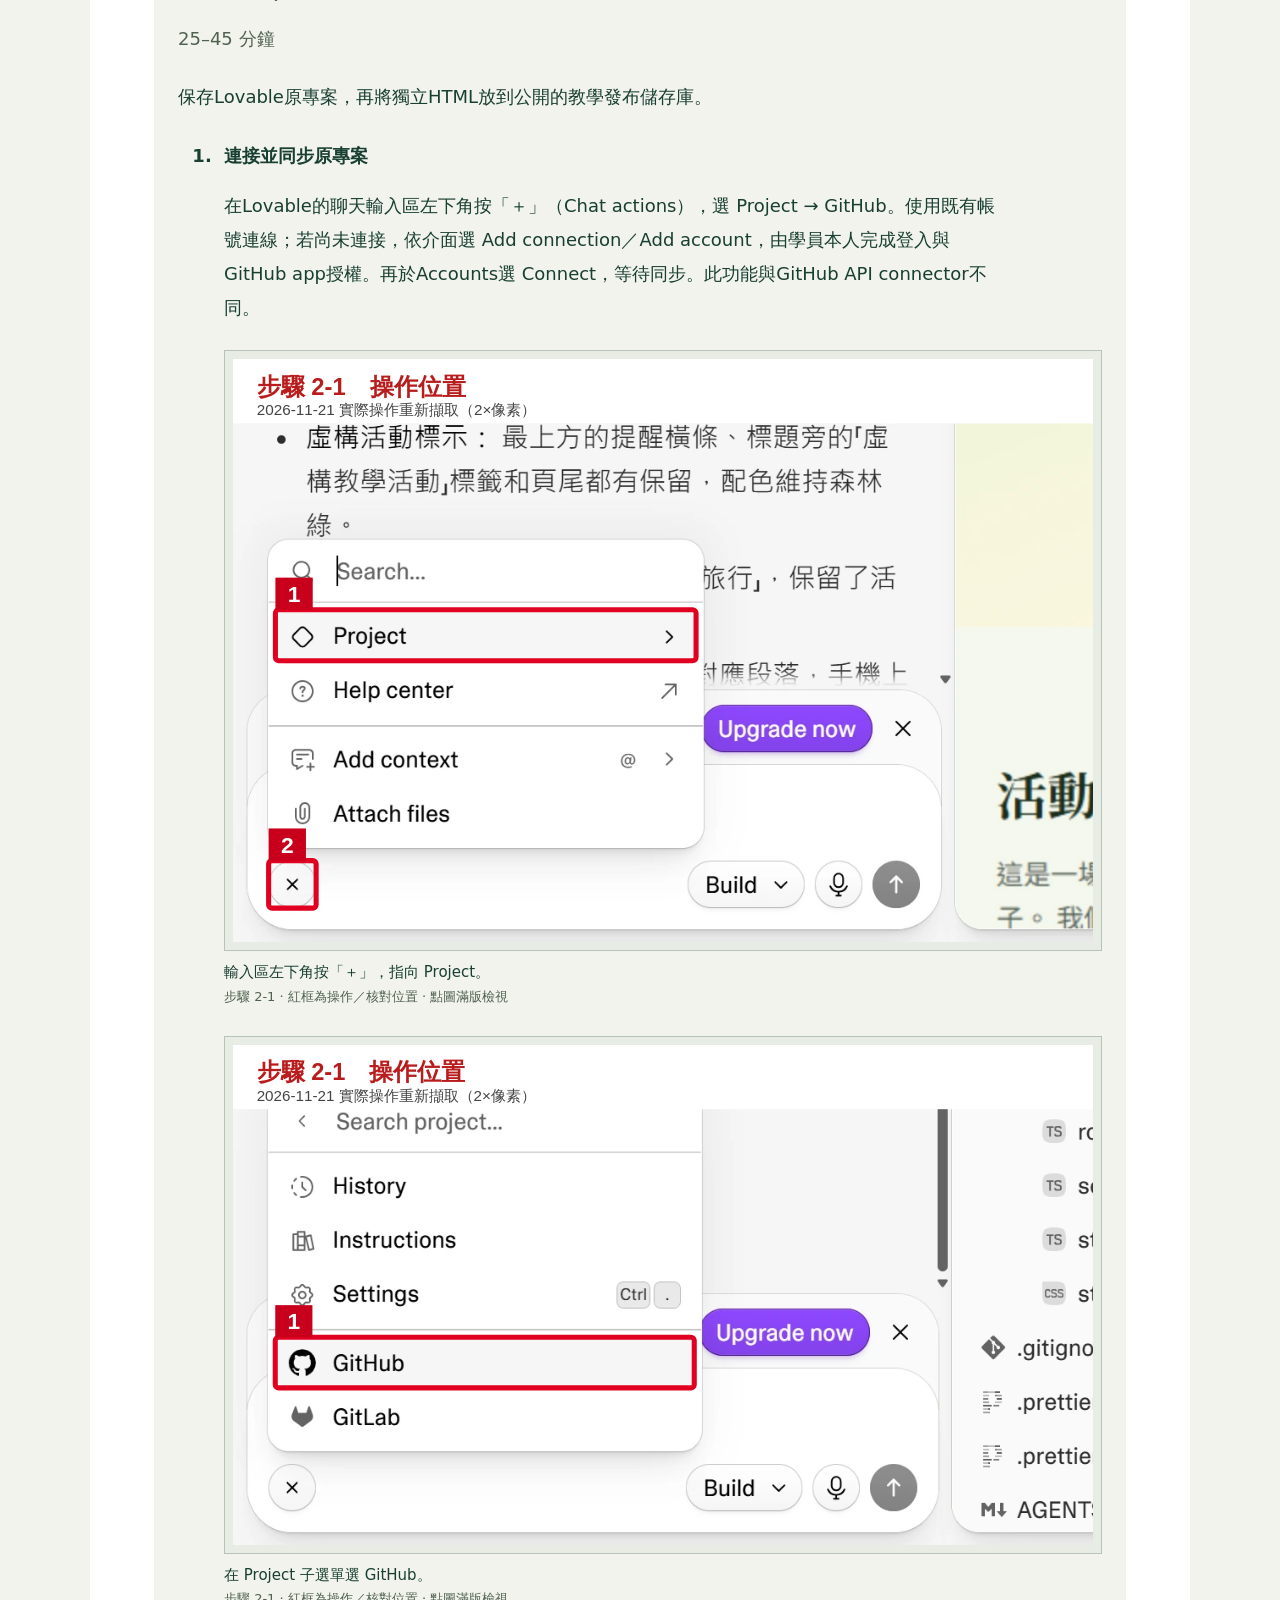
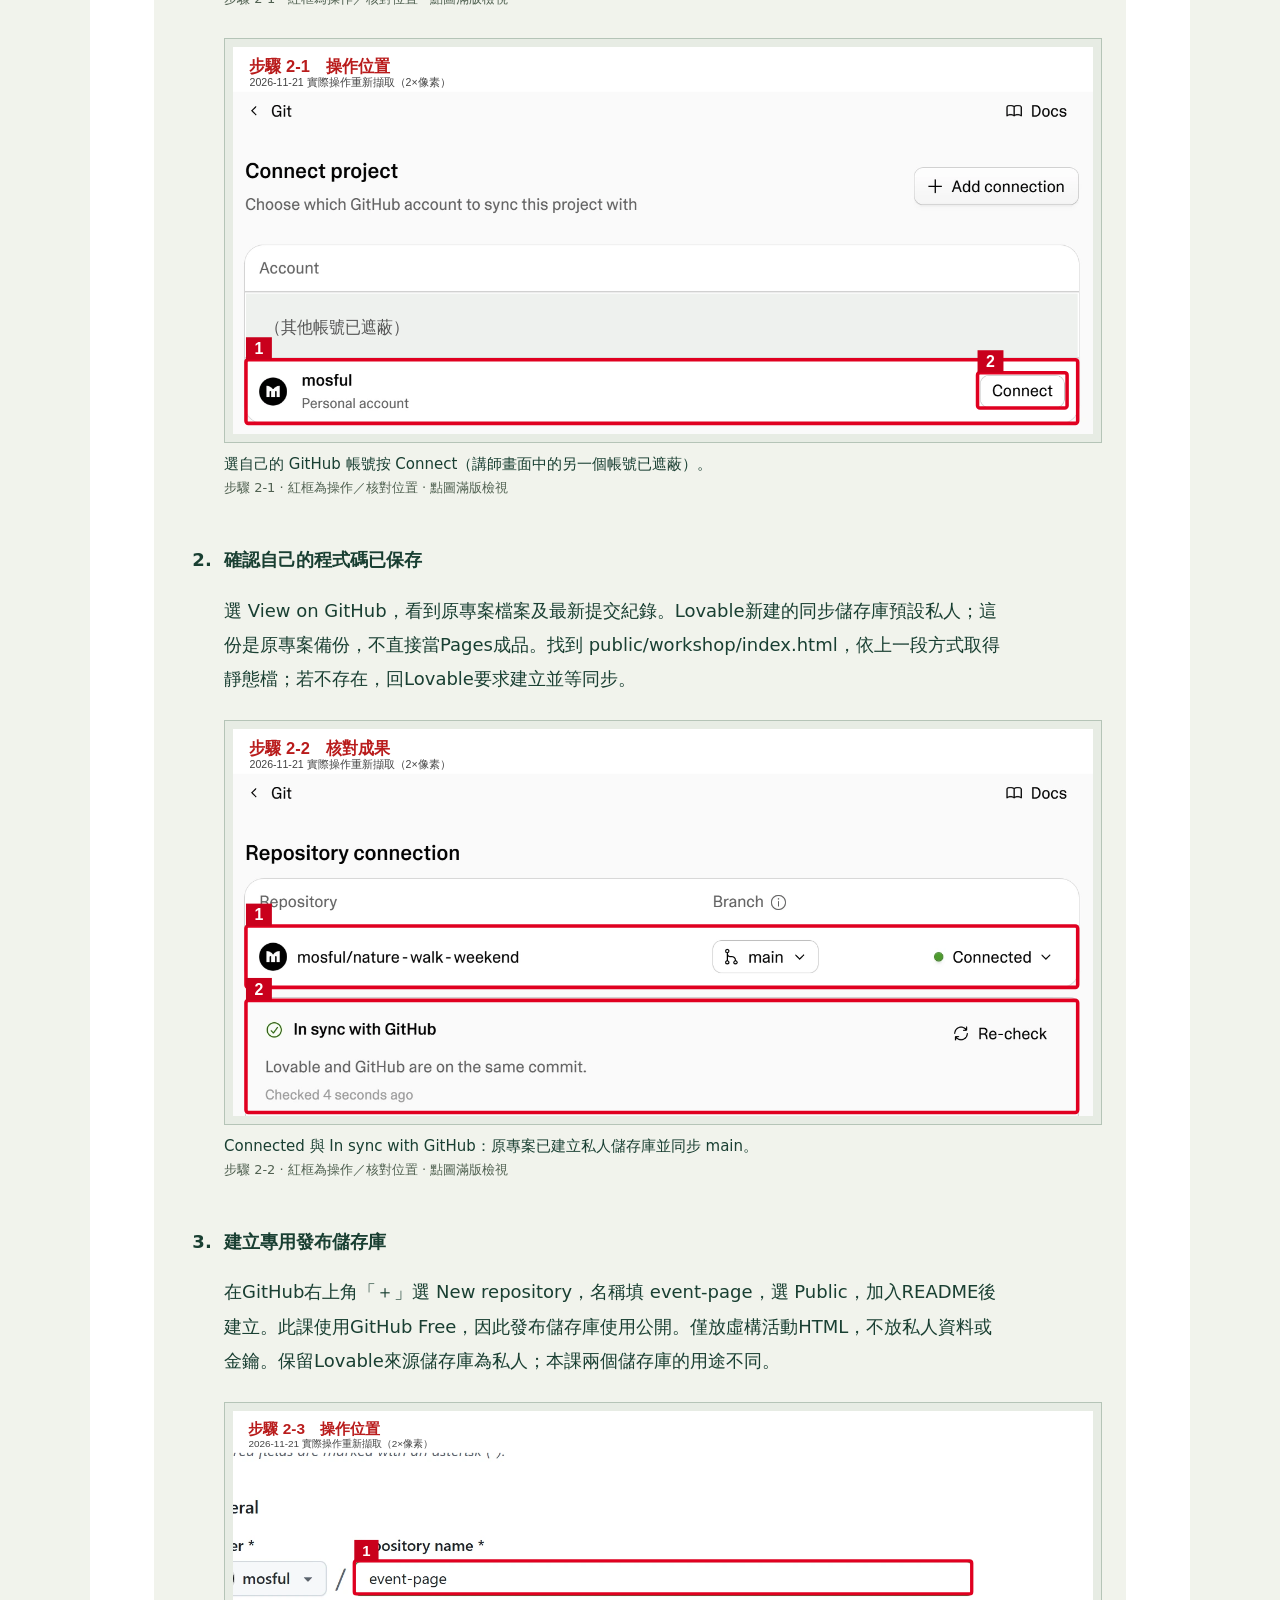
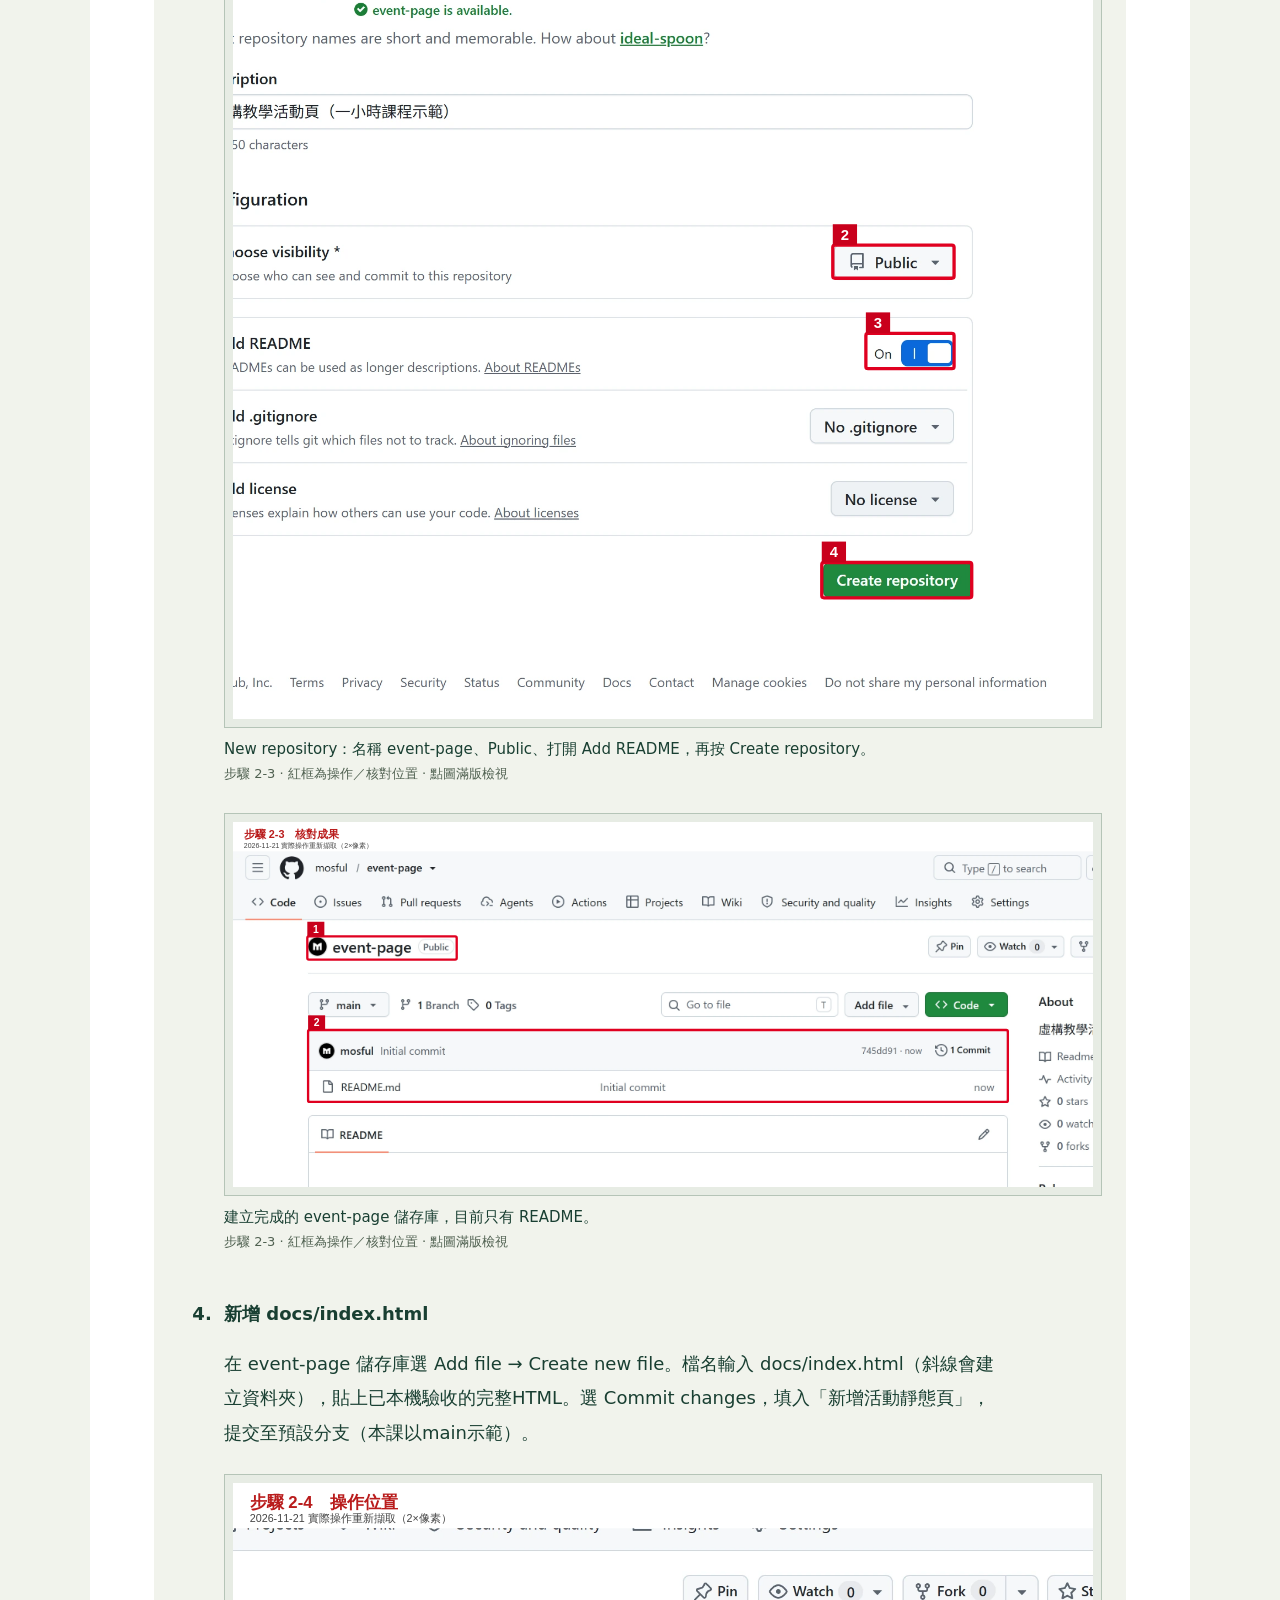
<file: course/onehour.html>
<!doctype html><html lang="zh-Hant"><head><meta charset="utf-8"><meta name="viewport" content="width=device-width,initial-scale=1"><title>一小時超精簡版｜一頁網頁實作課</title><style>
:root{--bg:#f1f3ec;--surface:#e2e9db;--paper:#fff;--ink:#193f32;--muted:#506151;--accent:#d9e9a4;--focus:#8a681d;}
*{box-sizing:border-box}
html{scroll-behavior:smooth;scroll-padding-top:24px}
body{font:18px/1.9 "Microsoft JhengHei","PingFang TC",system-ui,sans-serif;color:var(--ink);background:var(--bg);margin:0;-webkit-font-smoothing:antialiased}
main{max-width:1100px;margin:32px auto 0;background:var(--paper);padding:clamp(24px,5vw,64px)}
h1,h2,h3{color:var(--ink);text-wrap:balance;letter-spacing:-.025em}
h1{font-size:40px;line-height:1.35;margin:32px 0 28px}h2{font-size:28px;line-height:1.5;margin:56px 0 22px}h3{font-size:23px;line-height:1.6;margin:32px 0 16px}
p{max-width:68ch;margin:16px 0 24px}li{padding:0 0 12px 6px}li::marker{color:var(--ink);font-weight:700}
a{color:#315d43;overflow-wrap:anywhere;text-underline-offset:5px}
small{font-size:16px;color:var(--muted)}
.table-scroll{overflow:auto;max-width:100%;margin:24px 0}
table{width:100%;border-collapse:collapse;font-size:16px;line-height:1.8}
td,th{padding:16px 18px;text-align:left;vertical-align:top;min-width:110px}th{background:var(--ink);color:var(--paper)}tbody tr:nth-child(odd){background:var(--bg)}tbody tr:nth-child(even){background:var(--surface)}
pre{white-space:pre-wrap;overflow-wrap:anywhere;background:var(--surface);padding:24px;font-size:16px;line-height:1.85;margin:24px 0;color:var(--ink)}code{font-family:Consolas,monospace}
.tools{display:flex;flex-wrap:wrap;align-items:center;gap:12px 22px;padding:0 0 12px;margin-bottom:28px;font-size:16px}
button{font:inherit;font-weight:700;border:0;background:var(--accent);color:var(--ink);padding:12px 20px;min-height:48px;cursor:pointer}button:hover{background:var(--ink);color:var(--paper)}
:focus-visible{outline:3px solid var(--focus);outline-offset:4px}
@media(max-width:1150px){main{margin:20px;max-width:none}}
@media(max-width:680px){body{font-size:17px}main{margin:0;padding:28px 22px}h1{font-size:30px;margin-top:24px}h2{font-size:25px;margin-top:40px}h3{font-size:21px}pre{padding:18px;font-size:15px}td,th{padding:12px;min-width:100px}small{font-size:15px}}
@media(prefers-reduced-motion:reduce){html{scroll-behavior:auto}}
@media print{@page{size:A4;margin:18mm}body{background:#fff;color:#000;font-size:11pt}main{margin:0;padding:0;max-width:none}h1{font-size:23pt}h2{font-size:17pt;break-after:avoid}h3{font-size:14pt;break-after:avoid}h1,h2,h3{color:#000}pre{font-size:9pt;background:#eee;color:#000}td,th{font-size:10pt;padding:5px;min-width:0}th{color:#000;background:#eee}.tools{display:none}a{color:#000;text-decoration:none}tr{break-inside:avoid}.table-scroll{overflow:visible}small{font-size:9pt;color:#000}}
pre{max-height:520px;overflow:auto}.hour-stage{margin:42px 0;padding:24px;background:var(--bg)}.hour-stage h3{margin-top:0}.hour-steps li{padding-bottom:16px}.reference-answer{display:block;font-size:16px;margin-top:10px;color:var(--muted)}.lecturer-question{background:var(--surface);padding:20px}.checkline{display:flex;gap:12px;align-items:start;background:var(--surface);padding:18px}.checkline input{width:22px;height:22px;flex:none}.hour-stage-heading p{color:var(--muted)}.hour-note{background:var(--surface);padding:18px}details{background:var(--surface);padding:18px}summary{cursor:pointer}button.copy{margin-bottom:24px}@media(max-width:680px){.hour-stage{padding:18px;margin-inline:-4px}.reference-answer{font-size:15px}}@media print{pre{max-height:none;overflow:visible}button,.hour-prep{display:none}.hour-stage{padding:0;background:white}.hour-stage-heading{break-after:avoid}.checkline{background:white}.hour-note{background:white}}
.prompt-version-switch{display:flex;gap:8px;flex-wrap:wrap;margin:20px 0}
.prompt-version-switch button{font-size:16px;background:var(--surface);color:var(--ink);padding:12px 20px;border:0;min-height:48px;cursor:pointer;font-weight:700}
.prompt-version-switch .chosen{background:var(--ink);color:var(--paper)}
.short-prompt{background:var(--bg);padding:22px;margin:14px 0}.short-prompt h4{font-size:18px;margin:0 0 12px}.short-prompt p{font:inherit;max-width:65ch;margin:0 0 20px}
.lecturer-question>p{margin-bottom:8px}
.lecturer-question .answer-toggle{background:transparent;margin:8px 0 0;padding:0;color:var(--ink)}
.lecturer-question .answer-toggle>summary,details.answer-toggle>summary{background:transparent;color:var(--ink);padding:10px 0;min-height:44px;font-size:16px;line-height:1.7;font-weight:400;text-decoration:underline;text-underline-offset:4px}
.lecturer-question .answer-toggle>summary::after{content:none}
details.answer-toggle .reference-answer{display:block;font-size:16px;line-height:1.85;padding:8px 0 14px;margin:0;color:var(--muted)}
@media(max-width:600px){.short-prompt{padding:18px}.prompt-version-switch{display:grid;grid-template-columns:1fr 1fr}.prompt-version-switch button{padding:12px;font-size:15px}details.answer-toggle .reference-answer{font-size:15px}}
@media print{[data-prompt-panel][hidden]{display:block!important}.prompt-version-switch{display:none!important}details.answer-toggle .reference-answer{display:block!important;color:#000}}

.step-shot{margin:20px 0 28px;max-width:100%;break-inside:avoid}
.step-shot>a{display:block;background:#e7ece4;border:1px solid #b5c4b7;padding:8px}
.step-shot.portrait>a{width:fit-content;max-width:100%}
.step-shot.portrait img{width:420px;max-width:100%}
.step-shot img{display:block;width:100%;max-width:100%;height:auto;max-height:none;margin:auto;object-fit:contain}
.step-shot figcaption{font-size:15px;line-height:1.7;margin-top:9px;color:var(--ink)}
.step-shot figcaption span{display:block;color:var(--muted);font-size:13px}
.shot-pending{font-size:14px;color:var(--muted)}
.actual-demo-links{padding:18px 22px;background:var(--surface);margin:24px 0}
.actual-demo-links a{overflow-wrap:anywhere}
@media(max-width:600px){.step-shot>a{padding:3px}.step-shot figcaption{font-size:14px}.actual-demo-links{padding:16px}}
@media print{.short-prompt{break-inside:avoid;background:white;padding:12px 0;margin:12px 0}.short-prompt h4,h3{break-after:avoid}.hour-steps>li,.hour-stage{break-inside:auto}.step-shot.portrait>a{width:fit-content;max-width:100%}
.step-shot img{max-height:110mm}.step-shot figcaption span{display:none}.step-shot>a{border:1px solid #bbb;background:white}.step-shot{margin:12px 0;break-inside:avoid}}

.shot-viewer{position:fixed;inset:0;width:100vw;height:100dvh;max-width:none;max-height:none;margin:0;padding:0;border:0;background:#12251ef2;color:white;overflow:hidden}
.shot-viewer[open]{display:flex;flex-direction:column}.shot-viewer::backdrop{background:#12251e}
.shot-viewer header{display:flex;justify-content:space-between;align-items:center;gap:16px;padding:12px 20px;background:#193f32;flex:none}
.shot-viewer header p{font-size:16px;margin:0;color:white}.shot-viewer header div{display:flex;gap:12px;flex:none}
.shot-viewer button{background:white;color:#193f32;border:0;padding:12px 16px;min-height:48px;cursor:pointer;font:inherit}
.shot-viewer button:focus-visible{outline:3px solid #d9e9a4;outline-offset:3px}
.shot-viewer-space{flex:1;min-height:0;overflow:auto;padding:24px;display:flex;align-items:center;justify-content:center}
.shot-viewer-space img{display:block;max-width:100%;max-height:100%;width:auto;height:auto;background:white;object-fit:contain}
.shot-viewer.native-size .shot-viewer-space{display:block}.shot-viewer.native-size img{max-width:none;max-height:none}
@media(max-width:600px){.shot-viewer header{align-items:start;flex-direction:column;padding:10px 12px;gap:8px}.shot-viewer header p{font-size:14px}.shot-viewer header div{width:100%;justify-content:space-between}.shot-viewer-space{padding:16px}}
@media print{.shot-viewer{display:none!important}}
</style></head><body><main><div class="tools"><button onclick="window.print()">列印／另存PDF</button><a href="index.html">回教材首頁</a></div><h1>1 小時超精簡版</h1><div class="section-top"><h2>1 小時，完成三件事</h2><p>Lovable生成與調整 → GitHub保存自己的程式碼 → GitHub Pages自動發布成網址。</p></div><p class="hour-note">這份學習單預設顯示。每一步搭配真實畫面，點圖可放大；請先完成課前登入。圖中是講師的虛構活動測試專案，自己的名稱與畫面可能不同。</p><details class="hour-prep"><summary>上課前先準備好</summary><div><ul><li>課前完成Lovable與GitHub登入、信箱驗證、Lovable剩餘額度確認；新授權由本人操作。</li><li>每人一台電腦、可連網；準備純文字編輯器，顯示副檔名。先備份教材範本，平台等待時可繼續。</li><li>講師先走過整條路線；60分鐘不含帳號註冊、授權故障與長時間平台排隊。</li><li>目標是三段流程和一次改版；ChatGPT、Claude、進階作業與完整QA留到延伸教材。</li></ul></div></details><article class="hour-stage" id="hour-lovable"><div class="hour-stage-heading"><h3>Lovable｜生成與調整</h3><p>00–25 分鐘</p></div><p>看見第一版、做一次修改，取得可獨立開啟的HTML。</p><ol class="hour-steps"><li><strong>開啟已登入的 Lovable</strong><p>前往 https://lovable.dev/，在首頁的需求輸入區貼上下方「活動頁生成提示詞」，選擇開始建置的按鈕（常見為 Build／送出）。等待第一版；1～2分鐘是體驗目標，實際時間依平台而定。</p><h3>活動頁生成提示詞</h3><div class="prompt-version-switch" role="group" aria-label="活動頁提示詞版本"><button type="button" data-prompt-version="short" aria-pressed="true" aria-controls="hour-prompt-short hour-prompt-full" class="chosen">超精簡版</button><button type="button" data-prompt-version="full" aria-pressed="false" aria-controls="hour-prompt-short hour-prompt-full">原完整版</button></div><div id="hour-prompt-short" data-prompt-panel="short"><p class="small">選一段貼給Lovable就能開始，不必先學色碼或程式。第一版確認後，再用下方的獨立HTML匯出提示詞取得可發布檔案。</p><article class="short-prompt"><h4>最快體驗版</h4><p id="hour-simple-0">請幫我做一頁「週末自然散步」活動網頁。示範日期是2026年12月12日上午9點到12點，地點是大安森林公園。放上活動介紹、時間地點和集合地圖，風格自然清爽，並標示這是虛構教學活動。</p><button class="copy" type="button" data-copy="hour-simple-0">複製這段提示詞</button></article><article class="short-prompt"><h4>資訊清楚版</h4><p id="hour-simple-1">請做一頁「週末自然散步」活動介紹，讓朋友一眼看懂什麼時候、在哪裡、要帶什麼。示範活動是2026年12月12日上午9點到12點，在大安森林公園。請加上簡單行程、地圖與常見問題，並標示沒有真實招募。</p><button class="copy" type="button" data-copy="hour-simple-1">複製這段提示詞</button></article><article class="short-prompt"><h4>帶清單版</h4><p id="hour-simple-2">幫我製作一頁虛構的「週末自然散步」活動網頁：2026年12月12日上午9點到12點，大安森林公園。除了時間、地圖和行程，再做一份可以勾選的水壺、鞋子、防曬及雨具清單。畫面請用舒服的森林感。</p><button class="copy" type="button" data-copy="hour-simple-2">複製這段提示詞</button></article><article class="short-prompt"><h4>手機友善版</h4><p id="hour-simple-3">請做一頁手機也好讀的「週末自然散步」活動網頁。示範日期2026年12月12日，上午9點到12點，地點大安森林公園。字要清楚，集合地圖按鈕要容易點，包含活動介紹、行程和準備事項，並標示為虛構教學示範。</p><button class="copy" type="button" data-copy="hour-simple-3">複製這段提示詞</button></article></div><div id="hour-prompt-full" data-prompt-panel="full" hidden><h3>原完整版：包含完整規格</h3><pre id="hour-generate"><code>請製作一個繁體中文（台灣用語）的一頁式活動網頁，主題為「週末自然散步」。這是虛構教學活動，請清楚標示「教學示範，沒有真實招募」。

活動資料：
- 示範日期：2026/12/12，09:00–12:00。
- 地點：臺北市大安森林公園；這是公開景點的示範，不代表真實集合安排。
- 對象：想在週末輕鬆散步的朋友。
- 行程：09:00集合暖身、09:30自然觀察、11:00休息分享、12:00結束。
- 準備清單：飲用水、好走的鞋子、帽子與防曬、雨具。
- FAQ：下雨怎麼辦、需要裝備嗎、這個頁面會收集個資嗎。
- 主要按鈕：「查看集合地圖」，連到 https://www.google.com/maps/search/?api=1&amp;query=大安森林公園 ，另開分頁並加上 rel=&quot;noopener&quot;。

版面與功能：
- 使用森林綠 #193f32、霧白 #f1f3ec、淺葉綠 #d9e9a4。
- 手機、平板、桌機依可用寬度重排，字體清楚、沒有橫向溢出。
- 有頁內導覽、活動資訊、行程、可勾選的準備清單與FAQ。
- 清單可勾選並顯示完成數量，使用此瀏覽器的本機儲存保留勾選；按鈕與連結都要能操作，保留鍵盤焦點。
- 不加入登入、資料庫、付款、報名表、平台內建AI、API或金鑰。

先產生可預覽第一版。完成後請另外建立一份 public/workshop/index.html：完整的獨立靜態網頁，CSS與JavaScript全部內嵌，不依賴框架、外部套件、伺服器或Lovable執行環境。讓我下載或從同步至GitHub的檔案中取得後，雙擊就能使用，再交給GitHub Pages發布。請不要把原專案的框架入口檔冒充獨立HTML。若尚未建立此檔，明確告訴我，並提供完整HTML原始碼。</code></pre><button type="button" class="copy" data-copy="hour-generate">複製這段提示詞</button></div><figure class="step-shot"><a href="assets/onehour/01-lovable-prompt-s1-1.svg" aria-label="放大檢視截圖：貼上「最快體驗版」提示詞，確認右下為 Build，再按黑色箭頭送出。"><img src="assets/onehour/01-lovable-prompt-s1-1.svg" width="900" height="360" loading="lazy" alt="貼上「最快體驗版」提示詞，確認右下為 Build，再按黑色箭頭送出。"></a><figcaption>貼上「最快體驗版」提示詞，確認右下為 Build，再按黑色箭頭送出。 <span>步驟 1-1 · 紅框為操作／核對位置 · 點圖滿版檢視</span></figcaption></figure><figure class="step-shot"><a href="assets/onehour/02-lovable-building-s1-1.svg" aria-label="放大檢視截圖：送出後進入專案；輸入框右下的方塊鈕表示 Lovable 仍在建置。"><img src="assets/onehour/02-lovable-building-s1-1.svg" width="988" height="754" loading="lazy" alt="送出後進入專案；輸入框右下的方塊鈕表示 Lovable 仍在建置。"></a><figcaption>送出後進入專案；輸入框右下的方塊鈕表示 Lovable 仍在建置。 <span>步驟 1-1 · 紅框為操作／核對位置 · 點圖滿版檢視</span></figcaption></figure></li><li><strong>檢查第一版</strong><p>在預覽中找到活動名稱、日期、地點及行程。點一次地圖、勾一個清單項目，切換窄版預覽確認手機文字和按鈕。</p><figure class="step-shot"><a href="assets/onehour/03-lovable-first-preview-s1-2.svg" aria-label="放大檢視截圖：第一版完成：在右側預覽核對活動名稱、日期與地點。"><img src="assets/onehour/03-lovable-first-preview-s1-2.svg" width="900" height="679" loading="lazy" alt="第一版完成：在右側預覽核對活動名稱、日期與地點。"></a><figcaption>第一版完成：在右側預覽核對活動名稱、日期與地點。 <span>步驟 1-2 · 紅框為操作／核對位置 · 點圖滿版檢視</span></figcaption></figure><figure class="step-shot"><a href="assets/onehour/06-lovable-mobile-preview-s1-2.svg" aria-label="放大檢視截圖：按上方裝置鈕切換成手機預覽，檢查文字與按鈕是否清楚。"><img src="assets/onehour/06-lovable-mobile-preview-s1-2.svg" width="900" height="1054" loading="lazy" alt="按上方裝置鈕切換成手機預覽，檢查文字與按鈕是否清楚。"></a><figcaption>按上方裝置鈕切換成手機預覽，檢查文字與按鈕是否清楚。 <span>步驟 1-2 · 紅框為操作／核對位置 · 點圖滿版檢視</span></figcaption></figure></li><li><strong>送出一次明確修改</strong><p>貼上「單次修改提示詞」，只改標題和手機按鈕。確認修改真的出現在預覽。</p><h3>單次修改提示詞</h3><pre id="hour-modify"><code>請只修改活動標題為「週末森林小旅行」，並讓手機上的主要按鈕占滿可用寬度。保留行程、地圖、清單與FAQ。修改預覽後，也同步更新獨立的 public/workshop/index.html；不要只修改框架頁面。請列出你改了哪兩項，讓我驗收。</code></pre><button type="button" class="copy" data-copy="hour-modify">複製這段提示詞</button><figure class="step-shot"><a href="assets/onehour/04-lovable-modify-prompt-s1-3.svg" aria-label="放大檢視截圖：在左下輸入框貼上「單次修改提示詞」後送出。"><img src="assets/onehour/04-lovable-modify-prompt-s1-3.svg" width="715" height="426" loading="lazy" alt="在左下輸入框貼上「單次修改提示詞」後送出。"></a><figcaption>在左下輸入框貼上「單次修改提示詞」後送出。 <span>步驟 1-3 · 紅框為操作／核對位置 · 點圖滿版檢視</span></figcaption></figure><figure class="step-shot"><a href="assets/onehour/05-lovable-modified-preview-s1-3.svg" aria-label="放大檢視截圖：修改後標題變成「週末森林小旅行」，左側列出這次改了哪兩項。"><img src="assets/onehour/05-lovable-modified-preview-s1-3.svg" width="1488" height="522" loading="lazy" alt="修改後標題變成「週末森林小旅行」，左側列出這次改了哪兩項。"></a><figcaption>修改後標題變成「週末森林小旅行」，左側列出這次改了哪兩項。 <span>步驟 1-3 · 紅框為操作／核對位置 · 點圖滿版檢視</span></figcaption></figure></li><li><strong>取得獨立靜態檔</strong><p>確認專案內確實有 public/workshop/index.html。若尚未建立，貼上「獨立HTML匯出提示詞」。原專案同步GitHub後可在該檔案頁點 Raw，或在Lovable的Code開啟檔案後選Copy file content，複製全部內容，用純文字編輯器另存 index.html（UTF-8，避免變成 index.html.txt）；若工具直接提供完整HTML，亦可照此存檔。不要只複製原框架的入口HTML。</p><h3>獨立HTML匯出提示詞</h3><pre id="hour-export"><code>請根據目前已確認的活動頁面，建立或更新完整的 public/workshop/index.html。這是一份獨立靜態HTML：CSS與JavaScript內嵌，不依賴伺服器、React、TanStack、Vite、外部套件或Lovable服務；雙擊可操作地圖、導覽、清單與FAQ。保留虛構活動標示與森林綠配色，請告知檔案路徑；若無法建立檔案，輸出完整HTML原始碼，不要只給修改片段。</code></pre><button type="button" class="copy" data-copy="hour-export">複製這段提示詞</button><figure class="step-shot"><a href="assets/onehour/07-lovable-export-prompt-s1-4.svg" aria-label="放大檢視截圖：Lovable 回報還沒有 public/workshop/index.html 時，貼上「獨立HTML匯出提示詞」。"><img src="assets/onehour/07-lovable-export-prompt-s1-4.svg" width="719" height="472" loading="lazy" alt="Lovable 回報還沒有 public/workshop/index.html 時，貼上「獨立HTML匯出提示詞」。"></a><figcaption>Lovable 回報還沒有 public/workshop/index.html 時，貼上「獨立HTML匯出提示詞」。 <span>步驟 1-4 · 紅框為操作／核對位置 · 點圖滿版檢視</span></figcaption></figure><figure class="step-shot"><a href="assets/onehour/13-lovable-export-file-s1-4.svg" aria-label="放大檢視截圖：在 Code 開啟 public/workshop/index.html，用複製鈕或 Download 取得完整檔案。"><img src="assets/onehour/13-lovable-export-file-s1-4.svg" width="1374" height="505" loading="lazy" alt="在 Code 開啟 public/workshop/index.html，用複製鈕或 Download 取得完整檔案。"></a><figcaption>在 Code 開啟 public/workshop/index.html，用複製鈕或 Download 取得完整檔案。 <span>步驟 1-4 · 紅框為操作／核對位置 · 點圖滿版檢視</span></figcaption></figure></li><li><strong>雙擊驗收</strong><p>雙擊剛存的 index.html，在本機再次測試地圖、導覽及清單。離開Lovable仍可操作，才是本課可發布的靜態檔。</p><figure class="step-shot"><a href="assets/onehour/14-local-html-1440-s1-5.svg" aria-label="放大檢視截圖：存成 index.html 後雙擊，在本機瀏覽器仍能看到完整活動頁。"><img src="assets/onehour/14-local-html-1440-s1-5.svg" width="950" height="722" loading="lazy" alt="存成 index.html 後雙擊，在本機瀏覽器仍能看到完整活動頁。"></a><figcaption>存成 index.html 後雙擊，在本機瀏覽器仍能看到完整活動頁。 <span>步驟 1-5 · 紅框為操作／核對位置 · 點圖滿版檢視</span></figcaption></figure><figure class="step-shot portrait"><a href="assets/onehour/14-local-html-390-s1-5.svg" aria-label="放大檢視截圖：同一份檔案的手機寬度：主要按鈕占滿寬度、文字清楚。"><img src="assets/onehour/14-local-html-390-s1-5.svg" width="488" height="1102" loading="lazy" alt="同一份檔案的手機寬度：主要按鈕占滿寬度、文字清楚。"></a><figcaption>同一份檔案的手機寬度：主要按鈕占滿寬度、文字清楚。 <span>步驟 1-5 · 紅框為操作／核對位置 · 點圖滿版檢視</span></figcaption></figure></li></ol><div class="lecturer-question"><p><strong>講師提問：</strong>Lovable預覽能動，就代表朋友已經能用正式網址看到嗎？</p><details class="answer-toggle"><summary>查看參考解答</summary><small class="reference-answer">參考解答：還沒有。接著要保存程式碼、準備獨立靜態檔，再由Pages產生正式網址。</small></details></div><label class="checkline"><input type="checkbox" data-hour-check="0"><span>我有能在本機獨立開啟的活動HTML，並完成一次內容／版面修改。</span></label></article><article class="hour-stage" id="hour-github"><div class="hour-stage-heading"><h3>GitHub｜保存自己的程式碼</h3><p>25–45 分鐘</p></div><p>保存Lovable原專案，再將獨立HTML放到公開的教學發布儲存庫。</p><ol class="hour-steps"><li><strong>連接並同步原專案</strong><p>在Lovable的聊天輸入區左下角按「＋」（Chat actions），選 Project → GitHub。使用既有帳號連線；若尚未連接，依介面選 Add connection／Add account，由學員本人完成登入與GitHub app授權。再於Accounts選 Connect，等待同步。此功能與GitHub API connector不同。</p><figure class="step-shot"><a href="assets/onehour/35-lovable-chat-actions-s2-1.svg" aria-label="放大檢視截圖：輸入區左下角按「＋」，指向 Project。"><img src="assets/onehour/35-lovable-chat-actions-s2-1.svg" width="634" height="430" loading="lazy" alt="輸入區左下角按「＋」，指向 Project。"></a><figcaption>輸入區左下角按「＋」，指向 Project。 <span>步驟 2-1 · 紅框為操作／核對位置 · 點圖滿版檢視</span></figcaption></figure><figure class="step-shot"><a href="assets/onehour/21-lovable-project-github-menu-s2-1.svg" aria-label="放大檢視截圖：在 Project 子選單選 GitHub。"><img src="assets/onehour/21-lovable-project-github-menu-s2-1.svg" width="636" height="370" loading="lazy" alt="在 Project 子選單選 GitHub。"></a><figcaption>在 Project 子選單選 GitHub。 <span>步驟 2-1 · 紅框為操作／核對位置 · 點圖滿版檢視</span></figcaption></figure><figure class="step-shot"><a href="assets/onehour/22-lovable-connect-account-s2-1.svg" aria-label="放大檢視截圖：選自己的 GitHub 帳號按 Connect（講師畫面中的另一個帳號已遮蔽）。"><img src="assets/onehour/22-lovable-connect-account-s2-1.svg" width="912" height="410" loading="lazy" alt="選自己的 GitHub 帳號按 Connect（講師畫面中的另一個帳號已遮蔽）。"></a><figcaption>選自己的 GitHub 帳號按 Connect（講師畫面中的另一個帳號已遮蔽）。 <span>步驟 2-1 · 紅框為操作／核對位置 · 點圖滿版檢視</span></figcaption></figure></li><li><strong>確認自己的程式碼已保存</strong><p>選 View on GitHub，看到原專案檔案及最新提交紀錄。Lovable新建的同步儲存庫預設私人；這份是原專案備份，不直接當Pages成品。找到 public/workshop/index.html，依上一段方式取得靜態檔；若不存在，回Lovable要求建立並等同步。</p><figure class="step-shot"><a href="assets/onehour/23-lovable-github-synced-s2-2.svg" aria-label="放大檢視截圖：Connected 與 In sync with GitHub：原專案已建立私人儲存庫並同步 main。"><img src="assets/onehour/23-lovable-github-synced-s2-2.svg" width="912" height="410" loading="lazy" alt="Connected 與 In sync with GitHub：原專案已建立私人儲存庫並同步 main。"></a><figcaption>Connected 與 In sync with GitHub：原專案已建立私人儲存庫並同步 main。 <span>步驟 2-2 · 紅框為操作／核對位置 · 點圖滿版檢視</span></figcaption></figure></li><li><strong>建立專用發布儲存庫</strong><p>在GitHub右上角「＋」選 New repository，名稱填 event-page，選 Public，加入README後建立。此課使用GitHub Free，因此發布儲存庫使用公開。僅放虛構活動HTML，不放私人資料或金鑰。保留Lovable來源儲存庫為私人；本課兩個儲存庫的用途不同。</p><figure class="step-shot"><a href="assets/onehour/08-github-new-repository-s2-3.svg" aria-label="放大檢視截圖：New repository：名稱 event-page、Public、打開 Add README，再按 Create repository。"><img src="assets/onehour/08-github-new-repository-s2-3.svg" width="975" height="1030" loading="lazy" alt="New repository：名稱 event-page、Public、打開 Add README，再按 Create repository。"></a><figcaption>New repository：名稱 event-page、Public、打開 Add README，再按 Create repository。 <span>步驟 2-3 · 紅框為操作／核對位置 · 點圖滿版檢視</span></figcaption></figure><figure class="step-shot"><a href="assets/onehour/09-github-repository-created-s2-3.svg" aria-label="放大檢視截圖：建立完成的 event-page 儲存庫，目前只有 README。"><img src="assets/onehour/09-github-repository-created-s2-3.svg" width="1389" height="590" loading="lazy" alt="建立完成的 event-page 儲存庫，目前只有 README。"></a><figcaption>建立完成的 event-page 儲存庫，目前只有 README。 <span>步驟 2-3 · 紅框為操作／核對位置 · 點圖滿版檢視</span></figcaption></figure></li><li><strong>新增 docs/index.html</strong><p>在 event-page 儲存庫選 Add file → Create new file。檔名輸入 docs/index.html（斜線會建立資料夾），貼上已本機驗收的完整HTML。選 Commit changes，填入「新增活動靜態頁」，提交至預設分支（本課以main示範）。</p><figure class="step-shot"><a href="assets/onehour/10-github-add-file-menu-s2-4.svg" aria-label="放大檢視截圖：Add file → Create new file。"><img src="assets/onehour/10-github-add-file-menu-s2-4.svg" width="900" height="422" loading="lazy" alt="Add file → Create new file。"></a><figcaption>Add file → Create new file。 <span>步驟 2-4 · 紅框為操作／核對位置 · 點圖滿版檢視</span></figcaption></figure><figure class="step-shot"><a href="assets/onehour/11-github-docs-filename-s2-4.svg" aria-label="放大檢視截圖：檔名輸入 docs/index.html（打斜線會自動變成資料夾），貼上完整 HTML 後按 Commit changes。"><img src="assets/onehour/11-github-docs-filename-s2-4.svg" width="1500" height="659" loading="lazy" alt="檔名輸入 docs/index.html（打斜線會自動變成資料夾），貼上完整 HTML 後按 Commit changes。"></a><figcaption>檔名輸入 docs/index.html（打斜線會自動變成資料夾），貼上完整 HTML 後按 Commit changes。 <span>步驟 2-4 · 紅框為操作／核對位置 · 點圖滿版檢視</span></figcaption></figure></li><li><strong>確認檔案與分支</strong><p>回到Code，確認main分支的docs資料夾內有index.html且內容完整。如果原專案的分支叫其他名稱，不影響本課新建event-page的main；Pages必須選實際放有docs檔案的分支。</p><figure class="step-shot"><a href="assets/onehour/16-github-saved-code-s2-5.svg" aria-label="放大檢視截圖：提交後確認 main 分支的 docs/index.html 與提交訊息「新增活動靜態頁」。"><img src="assets/onehour/16-github-saved-code-s2-5.svg" width="895" height="435" loading="lazy" alt="提交後確認 main 分支的 docs/index.html 與提交訊息「新增活動靜態頁」。"></a><figcaption>提交後確認 main 分支的 docs/index.html 與提交訊息「新增活動靜態頁」。 <span>步驟 2-5 · 紅框為操作／核對位置 · 點圖滿版檢視</span></figcaption></figure><figure class="step-shot"><a href="assets/onehour/17-github-commit-history-s2-5.svg" aria-label="放大檢視截圖：Commits 中留下可追溯的提交紀錄。"><img src="assets/onehour/17-github-commit-history-s2-5.svg" width="1780" height="488" loading="lazy" alt="Commits 中留下可追溯的提交紀錄。"></a><figcaption>Commits 中留下可追溯的提交紀錄。 <span>步驟 2-5 · 紅框為操作／核對位置 · 點圖滿版檢視</span></figcaption></figure></li></ol><div class="lecturer-question"><p><strong>講師提問：</strong>為什麼同步原始專案後，還另外放一份HTML到發布儲存庫？</p><details class="answer-toggle"><summary>查看參考解答</summary><small class="reference-answer">參考解答：原專案可能需要框架或伺服器。Pages這條路線發布的是可獨立使用的靜態檔；分開保存也能避免把整份私人原專案公開。</small></details></div><label class="checkline"><input type="checkbox" data-hour-check="1"><span>原專案已同步保存，event-page/main/docs/index.html已提交。</span></label></article><article class="hour-stage" id="hour-pages"><div class="hour-stage-heading"><h3>GitHub Pages｜自動發布成網址</h3><p>45–60 分鐘</p></div><p>設定一次發布來源，再用一次Commit驗證網站自動更新。</p><ol class="hour-steps"><li><strong>開啟 Pages 設定</strong><p>在event-page儲存庫選 Settings，在側邊選單的Code, planning, and automation區找到Pages；若看不到Settings，確認自己是儲存庫管理者。</p><figure class="step-shot"><a href="assets/onehour/24-pages-settings-s3-1.svg" aria-label="放大檢視截圖：Settings → 左側 Pages；尚未設定時 Branch 顯示 None。"><img src="assets/onehour/24-pages-settings-s3-1.svg" width="1434" height="995" loading="lazy" alt="Settings → 左側 Pages；尚未設定時 Branch 顯示 None。"></a><figcaption>Settings → 左側 Pages；尚未設定時 Branch 顯示 None。 <span>步驟 3-1 · 紅框為操作／核對位置 · 點圖滿版檢視</span></figcaption></figure></li><li><strong>選擇發布來源</strong><p>在Build and deployment的Source選 Deploy from a branch。Branch選main，Folder選/docs，按Save。若設定早已儲存且沒有變更，Save灰色是正常狀態，不必重設。這條路線不必另選GitHub Actions範本，也不要同時套用教材中的選用Actions設定。</p><figure class="step-shot"><a href="assets/onehour/28-pages-source-menu-s3-2.svg" aria-label="放大檢視截圖：Source 選 Deploy from a branch。"><img src="assets/onehour/28-pages-source-menu-s3-2.svg" width="900" height="508" loading="lazy" alt="Source 選 Deploy from a branch。"></a><figcaption>Source 選 Deploy from a branch。 <span>步驟 3-2 · 紅框為操作／核對位置 · 點圖滿版檢視</span></figcaption></figure><figure class="step-shot"><a href="assets/onehour/31-pages-branch-menu-s3-2.svg" aria-label="放大檢視截圖：Branch 下拉選 main。"><img src="assets/onehour/31-pages-branch-menu-s3-2.svg" width="900" height="535" loading="lazy" alt="Branch 下拉選 main。"></a><figcaption>Branch 下拉選 main。 <span>步驟 3-2 · 紅框為操作／核對位置 · 點圖滿版檢視</span></figcaption></figure><figure class="step-shot"><a href="assets/onehour/29-pages-folder-menu-s3-2.svg" aria-label="放大檢視截圖：資料夾下拉選 /docs。"><img src="assets/onehour/29-pages-folder-menu-s3-2.svg" width="900" height="535" loading="lazy" alt="資料夾下拉選 /docs。"></a><figcaption>資料夾下拉選 /docs。 <span>步驟 3-2 · 紅框為操作／核對位置 · 點圖滿版檢視</span></figcaption></figure><figure class="step-shot"><a href="assets/onehour/32-pages-before-save-s3-2.svg" aria-label="放大檢視截圖：確認 main 與 /docs 後按 Save。"><img src="assets/onehour/32-pages-before-save-s3-2.svg" width="900" height="422" loading="lazy" alt="確認 main 與 /docs 後按 Save。"></a><figcaption>確認 main 與 /docs 後按 Save。 <span>步驟 3-2 · 紅框為操作／核對位置 · 點圖滿版檢視</span></figcaption></figure></li><li><strong>等待並開啟正式網址</strong><p>到Actions查看Pages部署是否完成；回Settings → Pages找Visit site／網站網址。用該連結開啟，格式通常是 https://你的帳號.github.io/event-page/ 。等待時間不固定，不以此格式猜測部署已成功。</p><figure class="step-shot"><a href="assets/onehour/30-pages-saved-s3-3.svg" aria-label="放大檢視截圖：部署完成後上方出現 Your site is live 與正式網址；設定沒變時 Save 灰色是正常狀態。"><img src="assets/onehour/30-pages-saved-s3-3.svg" width="900" height="688" loading="lazy" alt="部署完成後上方出現 Your site is live 與正式網址；設定沒變時 Save 灰色是正常狀態。"></a><figcaption>部署完成後上方出現 Your site is live 與正式網址；設定沒變時 Save 灰色是正常狀態。 <span>步驟 3-3 · 紅框為操作／核對位置 · 點圖滿版檢視</span></figcaption></figure><figure class="step-shot"><a href="assets/onehour/33-pages-actions-s3-3.svg" aria-label="放大檢視截圖：Actions 可看到 pages build and deployment 執行成功。"><img src="assets/onehour/33-pages-actions-s3-3.svg" width="1486" height="482" loading="lazy" alt="Actions 可看到 pages build and deployment 執行成功。"></a><figcaption>Actions 可看到 pages build and deployment 執行成功。 <span>步驟 3-3 · 紅框為操作／核對位置 · 點圖滿版檢視</span></figcaption></figure><figure class="step-shot"><a href="assets/onehour/20-pages-live-s3-3.svg" aria-label="放大檢視截圖：開啟正式網址，看到第一次發布的活動頁。"><img src="assets/onehour/20-pages-live-s3-3.svg" width="944" height="435" loading="lazy" alt="開啟正式網址，看到第一次發布的活動頁。"></a><figcaption>開啟正式網址，看到第一次發布的活動頁。 <span>步驟 3-3 · 紅框為操作／核對位置 · 點圖滿版檢視</span></figcaption></figure></li><li><strong>驗收並改一個字</strong><p>正式頁面確認標題、地圖與清單。回Code → docs/index.html，選編輯，把活動副標加上「歡迎一起散步」，Commit changes至main。等待部署成功，再重新整理正式網址，看到新文字即證明自動更新。</p><figure class="step-shot"><a href="assets/onehour/34-github-edit-file-s3-4.svg" aria-label="放大檢視截圖：在 docs/index.html 按編輯，於副標後加上「歡迎一起散步。」再 Commit changes。"><img src="assets/onehour/34-github-edit-file-s3-4.svg" width="1495" height="852" loading="lazy" alt="在 docs/index.html 按編輯，於副標後加上「歡迎一起散步。」再 Commit changes。"></a><figcaption>在 docs/index.html 按編輯，於副標後加上「歡迎一起散步。」再 Commit changes。 <span>步驟 3-4 · 紅框為操作／核對位置 · 點圖滿版檢視</span></figcaption></figure><figure class="step-shot"><a href="assets/onehour/25-github-update-commit-s3-4.svg" aria-label="放大檢視截圖：提交紀錄顯示只改了副標這一行。"><img src="assets/onehour/25-github-update-commit-s3-4.svg" width="1780" height="806" loading="lazy" alt="提交紀錄顯示只改了副標這一行。"></a><figcaption>提交紀錄顯示只改了副標這一行。 <span>步驟 3-4 · 紅框為操作／核對位置 · 點圖滿版檢視</span></figcaption></figure><figure class="step-shot"><a href="assets/onehour/26-pages-updated-s3-4.svg" aria-label="放大檢視截圖：自動重新部署後，正式網址出現新增的副標。"><img src="assets/onehour/26-pages-updated-s3-4.svg" width="975" height="422" loading="lazy" alt="自動重新部署後，正式網址出現新增的副標。"></a><figcaption>自動重新部署後，正式網址出現新增的副標。 <span>步驟 3-4 · 紅框為操作／核對位置 · 點圖滿版檢視</span></figcaption></figure></li><li><strong>交出兩個網址</strong><p>交event-page儲存庫網址與Pages正式網址，附一張手機畫面和一句修改紀錄。若尚未發布成功，註明待補；404時先查部署狀態、main/docs和index.html大小寫，不要反覆建立新專案。</p><figure class="step-shot portrait"><a href="assets/onehour/27-pages-mobile-s3-5.svg" aria-label="放大檢視截圖：正式網址的手機寬度驗收；交件時另附儲存庫網址。"><img src="assets/onehour/27-pages-mobile-s3-5.svg" width="488" height="1102" loading="lazy" alt="正式網址的手機寬度驗收；交件時另附儲存庫網址。"></a><figcaption>正式網址的手機寬度驗收；交件時另附儲存庫網址。 <span>步驟 3-5 · 紅框為操作／核對位置 · 點圖滿版檢視</span></figcaption></figure></li></ol><div class="lecturer-question"><p><strong>講師提問：</strong>我在Lovable改標題，這個Pages網址會立即跟著改嗎？</p><details class="answer-toggle"><summary>查看參考解答</summary><small class="reference-answer">參考解答：本課Pages讀取event-page裡的靜態HTML。需要重新匯出、更新docs/index.html並提交，才會觸發自動發布；Lovable預覽的變動不會直接更新另一個發布儲存庫。</small></details></div><label class="checkline"><input type="checkbox" data-hour-check="2"><span>我能開啟正式網址，並看到一次Commit後自動更新的文字。</span></label></article><div class="actual-demo-links"><h3>這堂課實際完成的作品</h3><p><a href="onehour-demo.html">開啟／下載獨立HTML成品</a> · <a href="https://mosful.github.io/event-page/" target="_blank" rel="noopener">查看正式Pages活動頁</a> · <a href="https://github.com/mosful/event-page" target="_blank" rel="noopener">查看公開發布儲存庫</a></p><p class="small">截圖與連結皆為講師依本課步驟實際建立的 event-page 儲存庫。活動沒有真實招募。Lovable原專案保留私人，發布儲存庫只保存獨立HTML。</p></div><div class="hour-finish"><h3>出口練習：讓同學看見你的改版</h3><p>修改一個副標 → 提交GitHub → 等待Pages成功 → 請同學用正式網址核對新文字。</p><p>交件：儲存庫網址、Pages網址、手機截圖、一句修改紀錄。完成三個勾選即達成本課基本目標；未發布成功請註明待補。</p><p>勾選只在本頁生效，重新整理會重設；4小時完整版的學習進度另行保存。</p><a href="onehour.html">開啟／列印一小時學習單</a></div><p class="small">2026-11-21 講師以測試帳號在瀏覽器依本頁15步實際操作一次：Lovable 新專案生成、修改、匯出 public/workshop/index.html、同步 GitHub，再於 GitHub 網頁建立 event-page、新增 docs/index.html、設定 Pages 並提交副標修改驗證自動更新。全部操作圖皆為當次以2×像素重新擷取的真實畫面（手機為3×），沒有放大舊圖或仿製介面；講師畫面中的另一個 GitHub 帳號已遮蔽。介面文字可能因版本調整，測試不代表每個免費帳號均有相同額度（本次 Lovable Free 每日額度約可完成生成、修改與匯出三次請求）。</p><ul class="hour-sources"><li><a href="https://docs.lovable.dev/integrations/github" target="_blank" rel="noopener">Lovable GitHub同步（含Free與私人預設）</a></li><li><a href="https://docs.github.com/en/pages/getting-started-with-github-pages/configuring-a-publishing-source-for-your-github-pages-site" target="_blank" rel="noopener">GitHub Pages發布來源與Free公開儲存庫</a></li></ul><p id="hour-copy-status" role="status" aria-live="polite"></p></main><script>
document.querySelectorAll('[data-prompt-version]').forEach(b=>b.addEventListener('click',()=>{
 const version=b.dataset.promptVersion;
 document.querySelectorAll('[data-prompt-version]').forEach(x=>{x.classList.toggle('chosen',x.dataset.promptVersion===version);x.setAttribute('aria-pressed',String(x.dataset.promptVersion===version));});
 document.querySelectorAll('[data-prompt-panel]').forEach(x=>x.hidden=x.dataset.promptPanel!==version);
}));
</script><script>document.querySelectorAll('[data-copy]').forEach(b=>b.addEventListener('click',async()=>{const p=document.getElementById(b.dataset.copy);try{await navigator.clipboard.writeText(p.textContent);document.getElementById('hour-copy-status').textContent='已複製提示詞。'}catch{const r=document.createRange();r.selectNodeContents(p);const s=getSelection();s.removeAllRanges();s.addRange(r);document.getElementById('hour-copy-status').textContent='已選取文字，請按Ctrl+C（Mac按Command+C）。'}}));</script><script>/* 操作圖頁內檢視：保留鍵盤操作及關閉後焦點。 */
(()=>{
 const dialog=document.createElement('dialog');dialog.className='shot-viewer';
 dialog.setAttribute('aria-label','操作截圖放大檢視');
 dialog.innerHTML='<header><p id="shot-viewer-caption"></p><div><button type="button" data-shot-zoom>原尺寸／適合視窗</button><button type="button" data-shot-close aria-label="關閉截圖">✕ 關閉</button></div></header><div class="shot-viewer-space"><img alt=""></div>';
 document.body.append(dialog);const picture=dialog.querySelector('img'),space=dialog.querySelector('.shot-viewer-space');let opener;
 document.addEventListener('click',event=>{const link=event.target.closest('.step-shot a');if(!link)return;event.preventDefault();opener=link;picture.src=link.href;picture.alt=link.querySelector('img').alt;dialog.querySelector('p').textContent=picture.alt;dialog.classList.remove('native-size');dialog.showModal();space.scrollTo(0,0);});
 dialog.querySelector('[data-shot-close]').onclick=()=>dialog.close();
 dialog.querySelector('[data-shot-zoom]').onclick=()=>dialog.classList.toggle('native-size');
 space.addEventListener('click',e=>{if(e.target===space)dialog.close();});
 dialog.addEventListener('click',e=>{if(e.target===dialog)dialog.close();});
 dialog.addEventListener('close',()=>{picture.removeAttribute('src');opener?.focus({preventScroll:true});});
})();
</script>
<!-- course-footer:start -->
<style data-course-footer-style>
[data-course-footer]{box-sizing:border-box;display:flex;flex-direction:column;align-items:center;justify-content:center;gap:6px;width:100%;max-width:100%;margin:32px auto 0;padding:24px 20px;color:#506151;background:#f1f3ec;text-align:center;font-family:"Microsoft JhengHei","PingFang TC",system-ui,sans-serif;line-height:1.7}
[data-course-footer] small{display:block;font-size:14px;max-width:80ch;font-weight:400}[data-course-footer] a{color:inherit;text-underline-offset:4px;overflow-wrap:anywhere}[data-course-footer] .course-contact{position:relative;display:block;padding:0;margin:0;background:transparent;color:inherit;border:0;text-align:center}
[data-course-footer] .course-contact>summary{list-style:none;display:block;font:inherit;font-size:14px;font-weight:400;line-height:1.5;padding:12px 16px;margin:0;cursor:pointer;text-decoration:underline;text-underline-offset:4px;background:transparent}
[data-course-footer] .course-contact>summary::-webkit-details-marker{display:none}[data-course-footer] .course-contact>summary::marker{content:""}
[data-course-footer] .course-contact-card{position:absolute;z-index:100;bottom:calc(100% + 8px);left:50%;transform:translateX(-50%);width:300px;max-width:calc(100vw - 32px);box-sizing:border-box;padding:18px 20px;background:#fff;color:#193f32;box-shadow:0 10px 32px rgb(0 0 0 / .18);font-size:16px;line-height:1.7;text-align:left;animation:none}
[data-course-footer] .course-contact-card strong{display:block;font-size:18px;margin:0 44px 10px 0}[data-course-footer] .course-contact-card a{display:block;padding:8px 0;margin:0;min-height:42px}
[data-course-footer] .course-contact-close{position:absolute;right:8px;top:8px;padding:8px;background:transparent;border:0;color:inherit;font:inherit;font-size:14px;min-width:44px;min-height:40px;cursor:pointer}
[data-course-footer] :focus-visible{outline:3px solid #8a681d;outline-offset:3px}
@media print{[data-course-footer]{display:flex!important;background:#fff;break-inside:avoid;padding:12px 0;margin-top:24px}[data-course-footer] small{font-size:9pt}[data-course-footer] .course-contact>summary,[data-course-footer] .course-contact-card{display:none!important}}
[data-back-to-top]{position:fixed;right:max(16px,env(safe-area-inset-right));bottom:max(16px,env(safe-area-inset-bottom));z-index:90;display:flex;align-items:center;gap:6px;min-width:48px;min-height:48px;padding:10px 16px;border:0;border-radius:999px;background:#193f32;color:#fff;font:600 15px/1 "Microsoft JhengHei","PingFang TC",system-ui,sans-serif;cursor:pointer;box-shadow:0 6px 20px rgb(0 0 0 / .22);opacity:0;visibility:hidden;transform:translateY(12px);transition:opacity .2s,transform .2s,visibility .2s}
[data-back-to-top].is-visible{opacity:1;visibility:visible;transform:none}[data-back-to-top]:hover{background:#2c5e4b}
[data-back-to-top]:focus-visible{outline:3px solid #d9e9a4;outline-offset:3px}[data-back-to-top] span[aria-hidden]{font-size:18px}
@media(max-width:600px){[data-back-to-top] .back-to-top-text{display:none}[data-back-to-top]{padding:0;justify-content:center;width:48px}}
@media(prefers-reduced-motion:reduce){[data-back-to-top]{transition:none}}
@media print{[data-back-to-top]{display:none!important}}
</style>
<footer data-course-footer>
<small>© 2026 Mr. Lin。本教材原創內容採 <a rel="license noopener" href="https://creativecommons.org/licenses/by-sa/4.0/deed.zh-hant" target="_blank">CC BY-SA 4.0</a> 授權：須署名、可商用，改作須同授權。第三方素材依原授權。</small>
<details class="course-contact"><summary>聯繫 Mr. Lin</summary><div class="course-contact-card"><button class="course-contact-close" type="button" aria-label="關閉聯繫資訊">關閉</button><strong>Mr. Lin</strong><a href="tel:+886919633120">+886-919633120</a><a href="mailto:mosful@gmail.com">mosful@gmail.com</a></div></details>
</footer>
<button type="button" data-back-to-top aria-label="回到頁首"><span aria-hidden="true">↑</span><span class="back-to-top-text">回到頁首</span></button>
<script data-course-footer-script>
(()=>{const c=document.querySelector('[data-course-footer] .course-contact');if(!c)return;const close=()=>{c.open=false;c.querySelector('summary').focus()};c.querySelector('.course-contact-close').addEventListener('click',close);document.addEventListener('keydown',e=>{if(e.key==='Escape'&&c.open){e.preventDefault();close()}});document.addEventListener('click',e=>{if(c.open&&!c.contains(e.target))c.open=false})})();
(()=>{const b=document.querySelector('[data-back-to-top]');if(!b)return;const sync=()=>b.classList.toggle('is-visible',scrollY>Math.max(40,Math.min(400,(document.documentElement.scrollHeight-innerHeight)/2)));addEventListener('scroll',sync,{passive:true});sync();b.addEventListener('click',()=>{const r=matchMedia('(prefers-reduced-motion: reduce)').matches;scrollTo({top:0,behavior:r?'auto':'smooth'});const t=document.querySelector('h1,main,[role=main]');if(t){if(!t.hasAttribute('tabindex'))t.setAttribute('tabindex','-1');t.focus({preventScroll:true});}})})();
</script>
<!-- course-footer:end -->
</body></html>
</file>
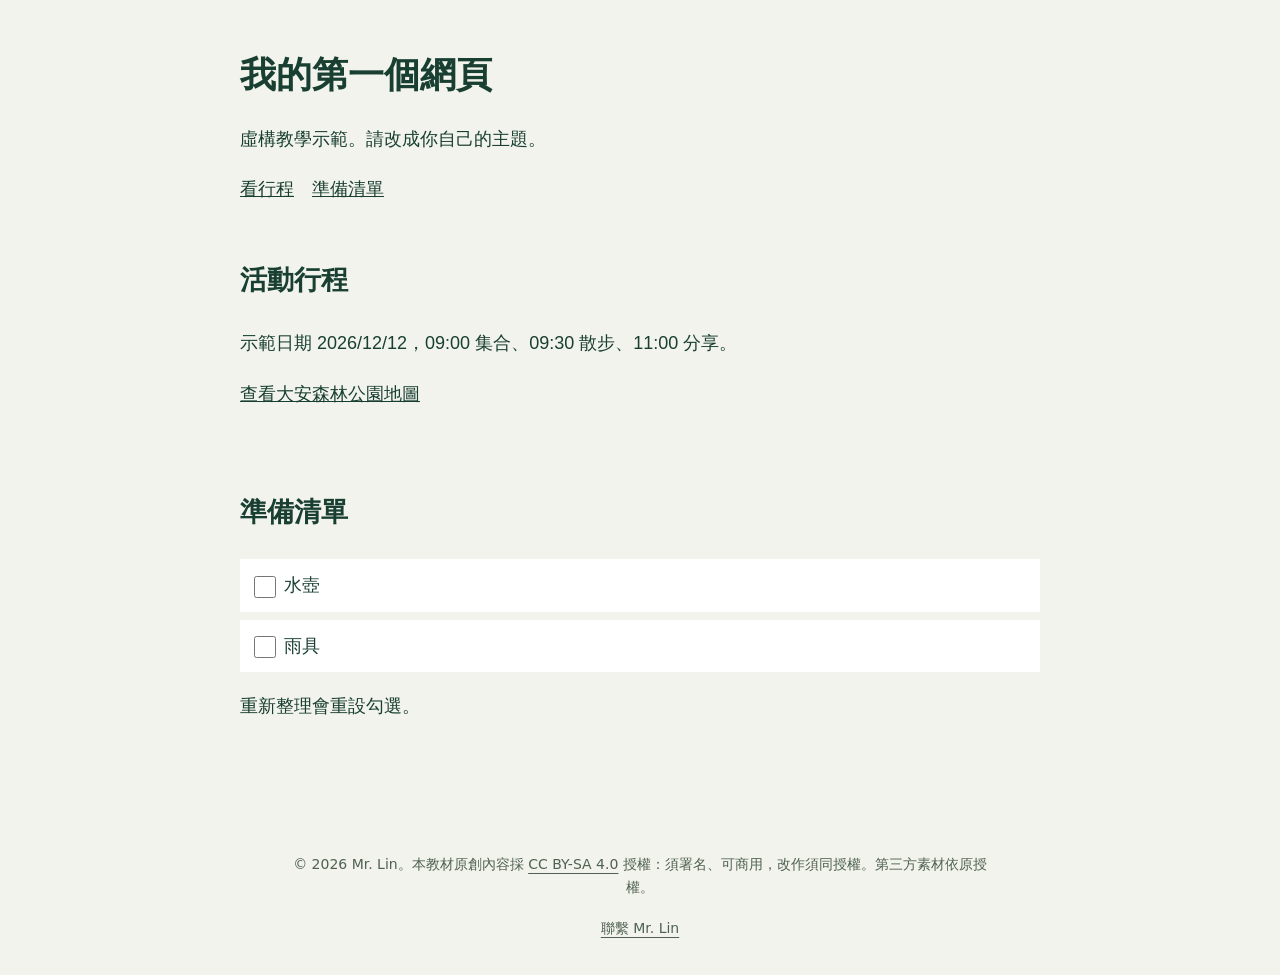
<file: course/starter.html>
<!DOCTYPE html>
<html lang="zh-Hant">
<head>
<meta charset="UTF-8">
<meta name="viewport" content="width=device-width, initial-scale=1">
<title>我的第一個網頁</title>
<style>
body{font:18px/1.8 "Microsoft JhengHei",sans-serif;margin:0;background:#f1f3ec;color:#193f32}
main{max-width:800px;margin:auto;padding:28px 20px}section{padding:28px 0}h1{font-size:36px;line-height:1.3}a{color:inherit}a:focus-visible,input:focus-visible{outline:3px solid #956200;outline-offset:4px}label{display:block;padding:10px;background:white;margin:8px 0}input{width:22px;height:22px;vertical-align:middle}
</style>

















<style data-forest-theme>
:root{--bg:#f1f3ec;--surface:#e2e9db;--paper:#fff;--ink:#193f32;--muted:#506151;--accent:#d9e9a4;--focus:#8a681d;}
body{background:var(--bg);color:var(--ink)}
a:focus-visible,input:focus-visible,summary:focus-visible{outline-color:var(--focus)}
.hero{background:var(--ink);color:var(--paper)}
.button{background:var(--accent);color:var(--ink)}
.location{background:var(--surface)}
@media print{body{background:#fff;color:#000}.hero{background:#fff;color:#000}}
</style>
</head>
<body><main>
<h1>我的第一個網頁</h1>
<p>虛構教學示範。請改成你自己的主題。</p>
<nav><a href="#plan">看行程</a>　<a href="#list">準備清單</a></nav>
<section id="plan"><h2>活動行程</h2><p>示範日期 2026/12/12，09:00 集合、09:30 散步、11:00 分享。</p><a href="https://www.google.com/maps/search/?api=1&amp;query=%E5%A4%A7%E5%AE%89%E6%A3%AE%E6%9E%97%E5%85%AC%E5%9C%92" target="_blank" rel="noopener">查看大安森林公園地圖</a></section>
<section id="list"><h2>準備清單</h2><label><input type="checkbox"> 水壺</label><label><input type="checkbox"> 雨具</label><p>重新整理會重設勾選。</p></section>
</main>



















<!-- course-footer:start -->
<style data-course-footer-style>
[data-course-footer]{box-sizing:border-box;display:flex;flex-direction:column;align-items:center;justify-content:center;gap:6px;width:100%;max-width:100%;margin:32px auto 0;padding:24px 20px;color:#506151;background:#f1f3ec;text-align:center;font-family:"Microsoft JhengHei","PingFang TC",system-ui,sans-serif;line-height:1.7}
[data-course-footer] small{display:block;font-size:14px;max-width:80ch;font-weight:400}[data-course-footer] a{color:inherit;text-underline-offset:4px;overflow-wrap:anywhere}[data-course-footer] .course-contact{position:relative;display:block;padding:0;margin:0;background:transparent;color:inherit;border:0;text-align:center}
[data-course-footer] .course-contact>summary{list-style:none;display:block;font:inherit;font-size:14px;font-weight:400;line-height:1.5;padding:12px 16px;margin:0;cursor:pointer;text-decoration:underline;text-underline-offset:4px;background:transparent}
[data-course-footer] .course-contact>summary::-webkit-details-marker{display:none}[data-course-footer] .course-contact>summary::marker{content:""}
[data-course-footer] .course-contact-card{position:absolute;z-index:100;bottom:calc(100% + 8px);left:50%;transform:translateX(-50%);width:300px;max-width:calc(100vw - 32px);box-sizing:border-box;padding:18px 20px;background:#fff;color:#193f32;box-shadow:0 10px 32px rgb(0 0 0 / .18);font-size:16px;line-height:1.7;text-align:left;animation:none}
[data-course-footer] .course-contact-card strong{display:block;font-size:18px;margin:0 44px 10px 0}[data-course-footer] .course-contact-card a{display:block;padding:8px 0;margin:0;min-height:42px}
[data-course-footer] .course-contact-close{position:absolute;right:8px;top:8px;padding:8px;background:transparent;border:0;color:inherit;font:inherit;font-size:14px;min-width:44px;min-height:40px;cursor:pointer}
[data-course-footer] :focus-visible{outline:3px solid #8a681d;outline-offset:3px}
@media print{[data-course-footer]{display:flex!important;background:#fff;break-inside:avoid;padding:12px 0;margin-top:24px}[data-course-footer] small{font-size:9pt}[data-course-footer] .course-contact>summary,[data-course-footer] .course-contact-card{display:none!important}}
[data-back-to-top]{position:fixed;right:max(16px,env(safe-area-inset-right));bottom:max(16px,env(safe-area-inset-bottom));z-index:90;display:flex;align-items:center;gap:6px;min-width:48px;min-height:48px;padding:10px 16px;border:0;border-radius:999px;background:#193f32;color:#fff;font:600 15px/1 "Microsoft JhengHei","PingFang TC",system-ui,sans-serif;cursor:pointer;box-shadow:0 6px 20px rgb(0 0 0 / .22);opacity:0;visibility:hidden;transform:translateY(12px);transition:opacity .2s,transform .2s,visibility .2s}
[data-back-to-top].is-visible{opacity:1;visibility:visible;transform:none}[data-back-to-top]:hover{background:#2c5e4b}
[data-back-to-top]:focus-visible{outline:3px solid #d9e9a4;outline-offset:3px}[data-back-to-top] span[aria-hidden]{font-size:18px}
@media(max-width:600px){[data-back-to-top] .back-to-top-text{display:none}[data-back-to-top]{padding:0;justify-content:center;width:48px}}
@media(prefers-reduced-motion:reduce){[data-back-to-top]{transition:none}}
@media print{[data-back-to-top]{display:none!important}}
</style>
<footer data-course-footer>
<small>© 2026 Mr. Lin。本教材原創內容採 <a rel="license noopener" href="https://creativecommons.org/licenses/by-sa/4.0/deed.zh-hant" target="_blank">CC BY-SA 4.0</a> 授權：須署名、可商用，改作須同授權。第三方素材依原授權。</small>
<details class="course-contact"><summary>聯繫 Mr. Lin</summary><div class="course-contact-card"><button class="course-contact-close" type="button" aria-label="關閉聯繫資訊">關閉</button><strong>Mr. Lin</strong><a href="tel:+886919633120">+886-919633120</a><a href="mailto:mosful@gmail.com">mosful@gmail.com</a></div></details>
</footer>
<button type="button" data-back-to-top aria-label="回到頁首"><span aria-hidden="true">↑</span><span class="back-to-top-text">回到頁首</span></button>
<script data-course-footer-script>
(()=>{const c=document.querySelector('[data-course-footer] .course-contact');if(!c)return;const close=()=>{c.open=false;c.querySelector('summary').focus()};c.querySelector('.course-contact-close').addEventListener('click',close);document.addEventListener('keydown',e=>{if(e.key==='Escape'&&c.open){e.preventDefault();close()}});document.addEventListener('click',e=>{if(c.open&&!c.contains(e.target))c.open=false})})();
(()=>{const b=document.querySelector('[data-back-to-top]');if(!b)return;const sync=()=>b.classList.toggle('is-visible',scrollY>Math.max(40,Math.min(400,(document.documentElement.scrollHeight-innerHeight)/2)));addEventListener('scroll',sync,{passive:true});sync();b.addEventListener('click',()=>{const r=matchMedia('(prefers-reduced-motion: reduce)').matches;scrollTo({top:0,behavior:r?'auto':'smooth'});const t=document.querySelector('h1,main,[role=main]');if(t){if(!t.hasAttribute('tabindex'))t.setAttribute('tabindex','-1');t.focus({preventScroll:true});}})})();
</script>
<!-- course-footer:end -->
</body></html>
</file>
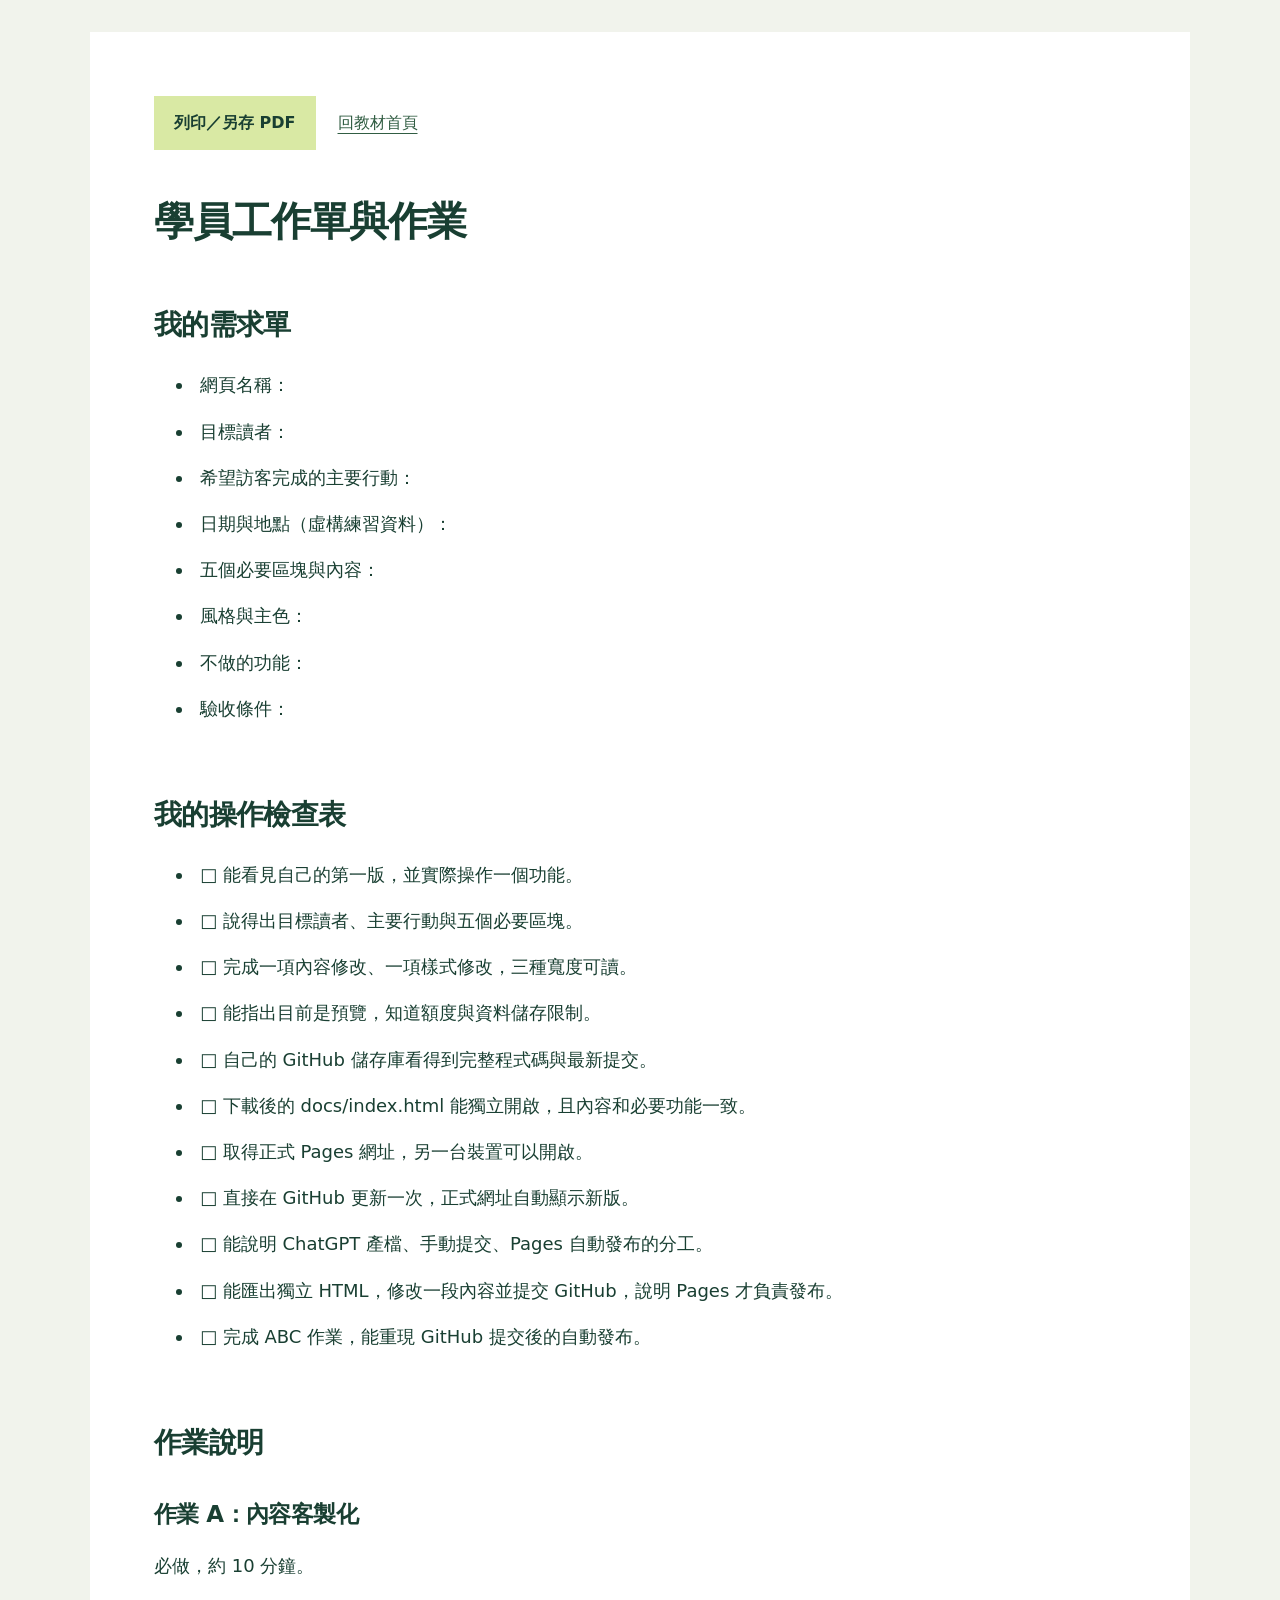
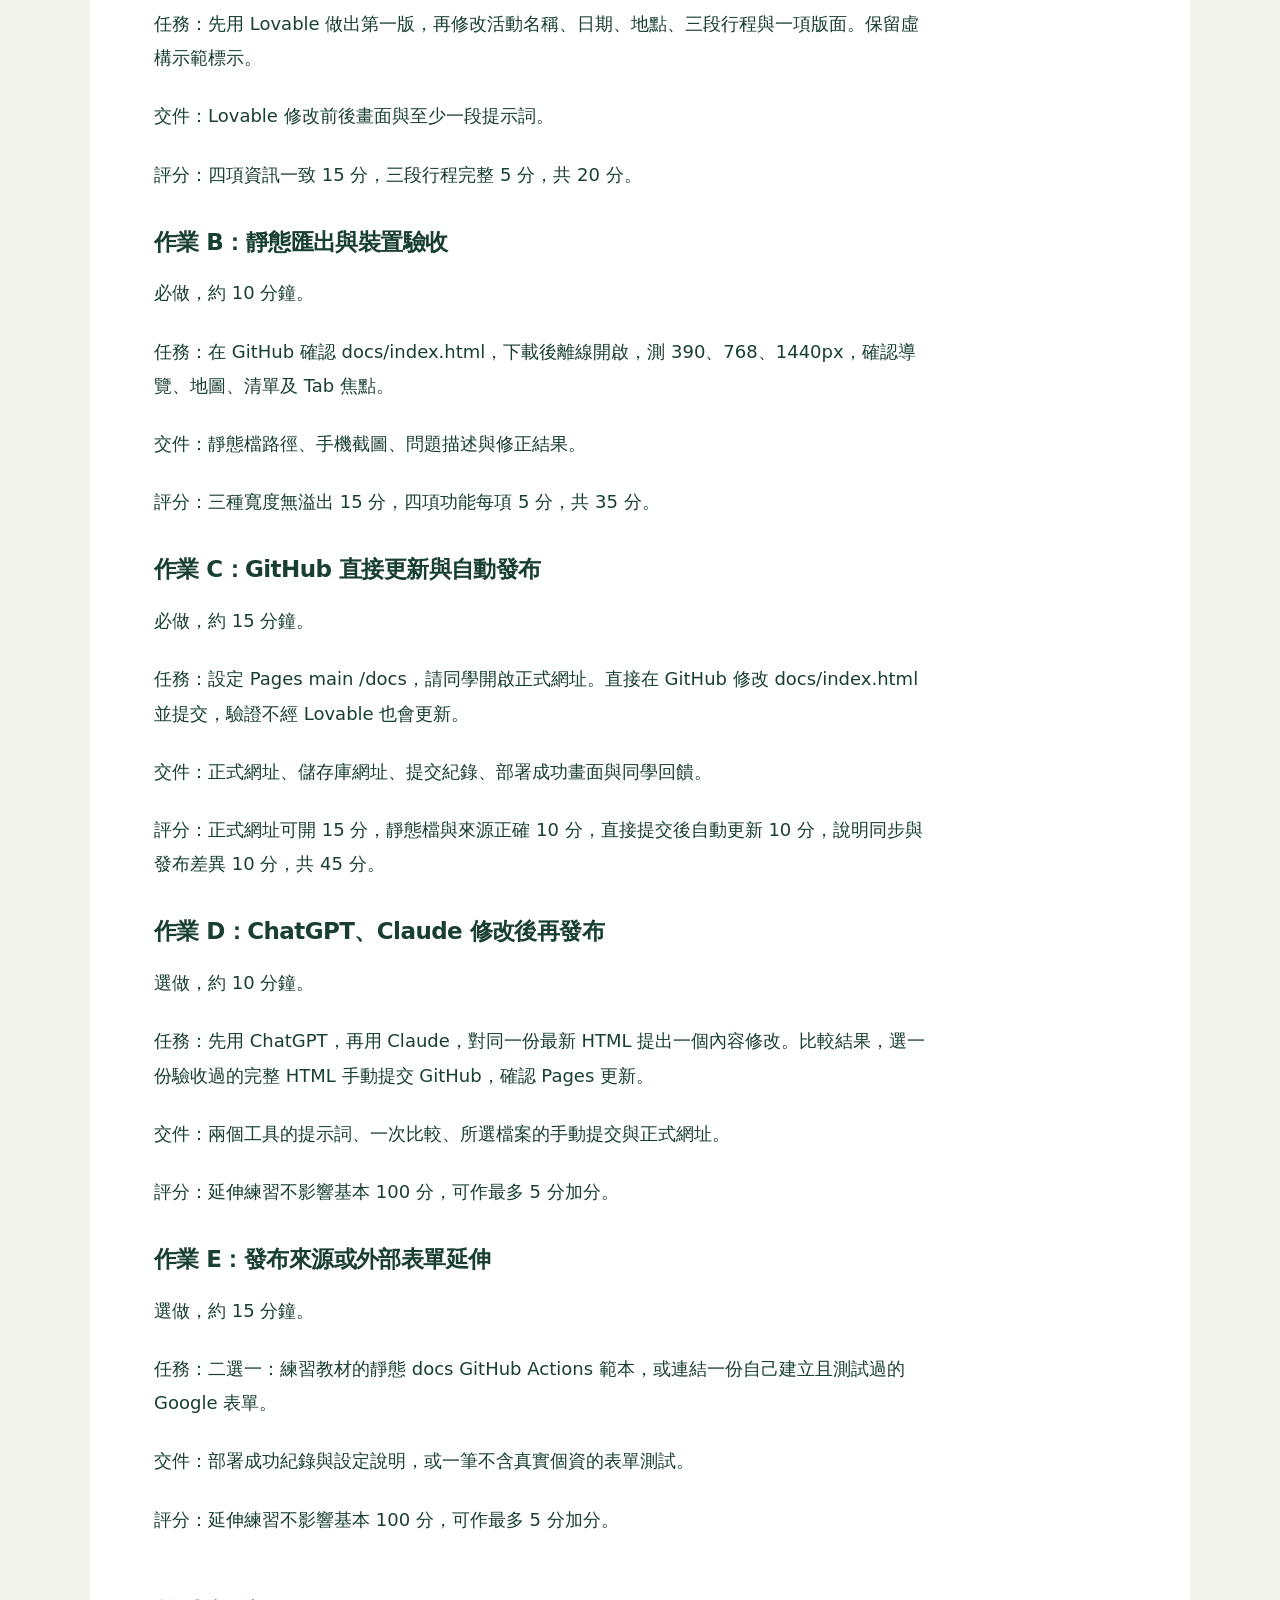
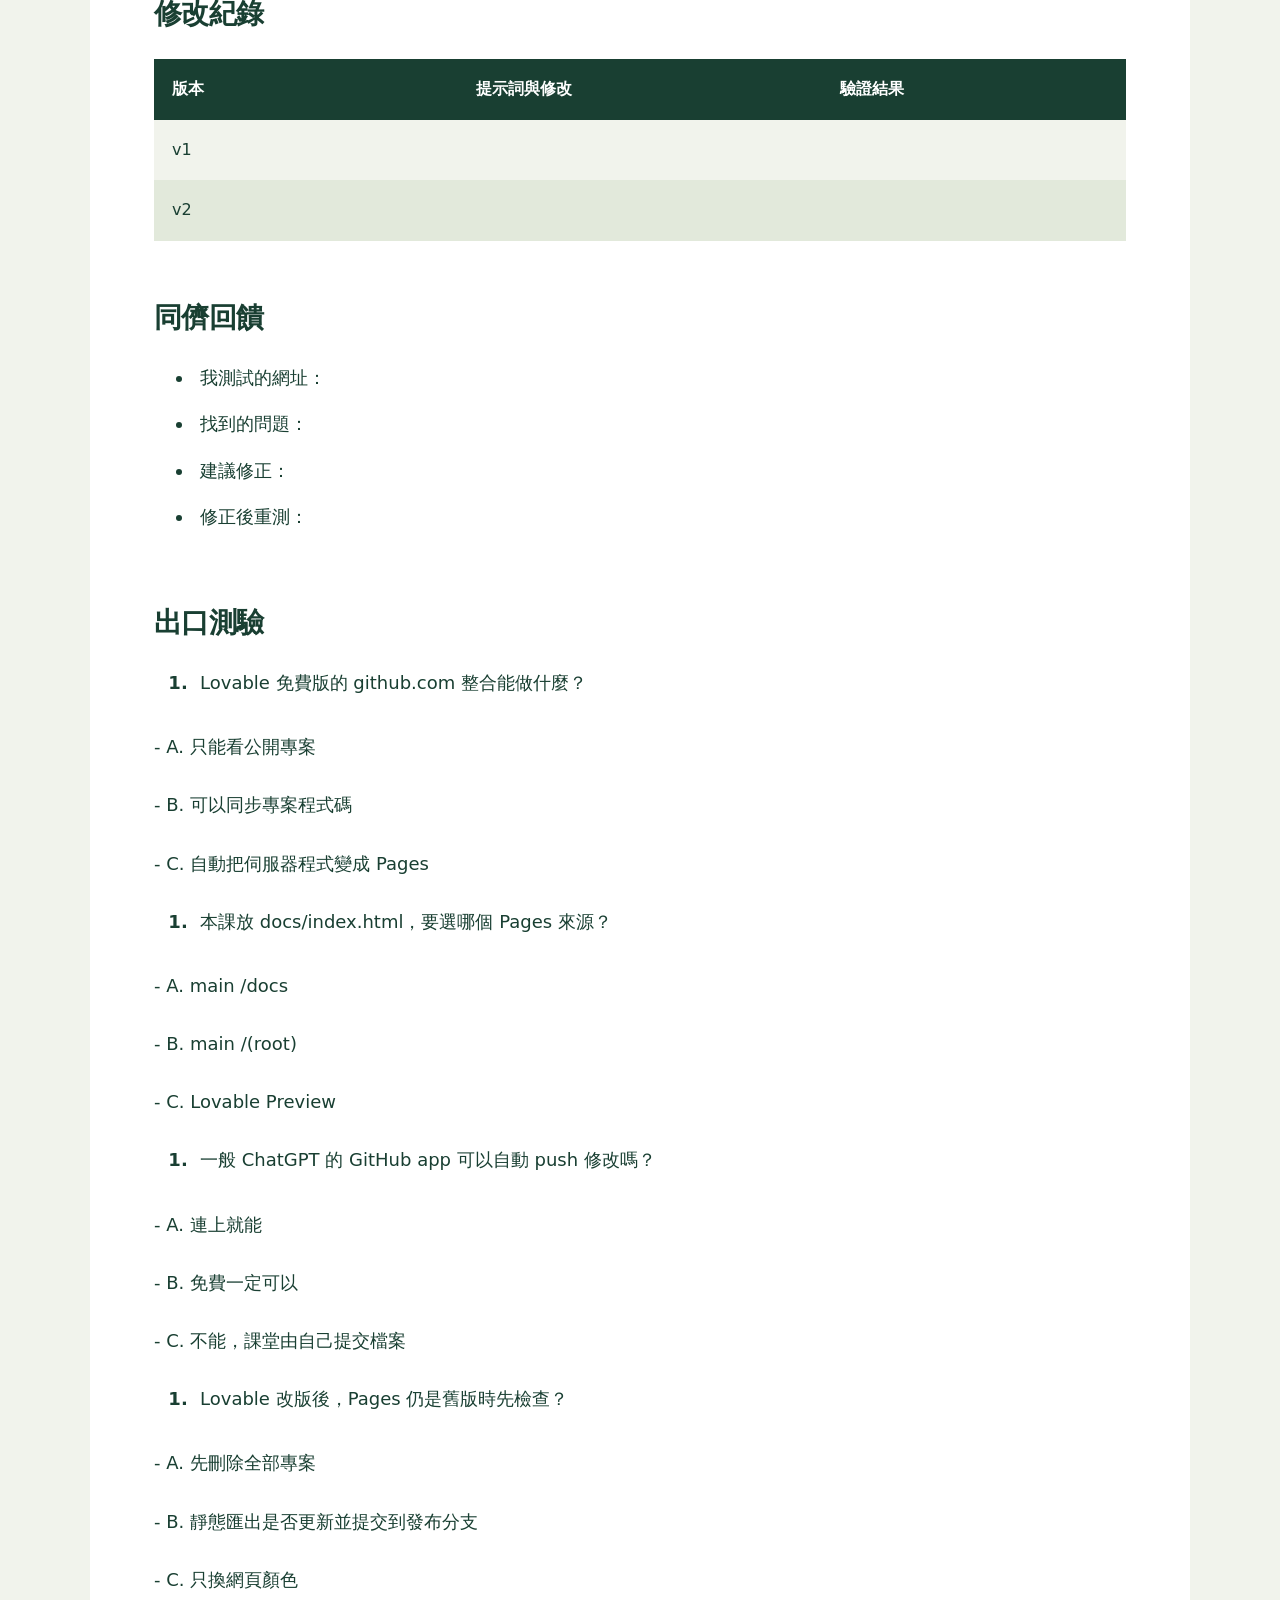
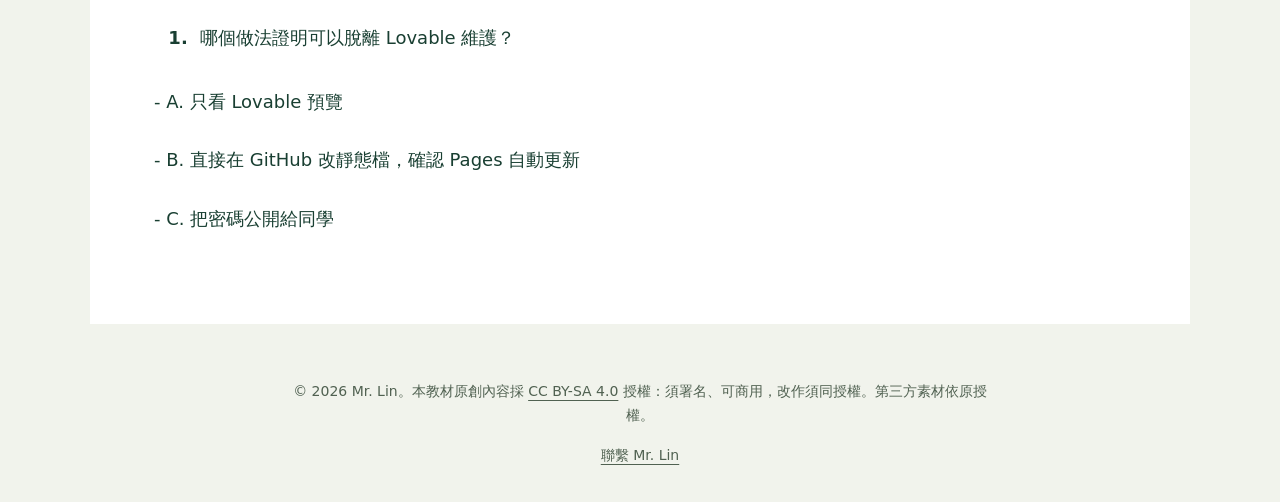
<file: course/worksheet.html>
<!DOCTYPE html><html lang="zh-Hant"><head><meta charset="UTF-8"><meta name="viewport" content="width=device-width,initial-scale=1"><title>需求單與練習作業</title><style>
:root{--bg:#f1f3ec;--surface:#e2e9db;--paper:#fff;--ink:#193f32;--muted:#506151;--accent:#d9e9a4;--focus:#8a681d;}
*{box-sizing:border-box}
html{scroll-behavior:smooth;scroll-padding-top:24px}
body{font:18px/1.9 "Microsoft JhengHei","PingFang TC",system-ui,sans-serif;color:var(--ink);background:var(--bg);margin:0;-webkit-font-smoothing:antialiased}
main{max-width:1100px;margin:32px auto 0;background:var(--paper);padding:clamp(24px,5vw,64px)}
h1,h2,h3{color:var(--ink);text-wrap:balance;letter-spacing:-.025em}
h1{font-size:40px;line-height:1.35;margin:32px 0 28px}h2{font-size:28px;line-height:1.5;margin:56px 0 22px}h3{font-size:23px;line-height:1.6;margin:32px 0 16px}
p{max-width:68ch;margin:16px 0 24px}li{padding:0 0 12px 6px}li::marker{color:var(--ink);font-weight:700}
a{color:#315d43;overflow-wrap:anywhere;text-underline-offset:5px}
small{font-size:16px;color:var(--muted)}
.table-scroll{overflow:auto;max-width:100%;margin:24px 0}
table{width:100%;border-collapse:collapse;font-size:16px;line-height:1.8}
td,th{padding:16px 18px;text-align:left;vertical-align:top;min-width:110px}th{background:var(--ink);color:var(--paper)}tbody tr:nth-child(odd){background:var(--bg)}tbody tr:nth-child(even){background:var(--surface)}
pre{white-space:pre-wrap;overflow-wrap:anywhere;background:var(--surface);padding:24px;font-size:16px;line-height:1.85;margin:24px 0;color:var(--ink)}code{font-family:Consolas,monospace}
.tools{display:flex;flex-wrap:wrap;align-items:center;gap:12px 22px;padding:0 0 12px;margin-bottom:28px;font-size:16px}
button{font:inherit;font-weight:700;border:0;background:var(--accent);color:var(--ink);padding:12px 20px;min-height:48px;cursor:pointer}button:hover{background:var(--ink);color:var(--paper)}
:focus-visible{outline:3px solid var(--focus);outline-offset:4px}
@media(max-width:1150px){main{margin:20px;max-width:none}}
@media(max-width:680px){body{font-size:17px}main{margin:0;padding:28px 22px}h1{font-size:30px;margin-top:24px}h2{font-size:25px;margin-top:40px}h3{font-size:21px}pre{padding:18px;font-size:15px}td,th{padding:12px;min-width:100px}small{font-size:15px}}
@media(prefers-reduced-motion:reduce){html{scroll-behavior:auto}}
@media print{@page{size:A4;margin:18mm}body{background:#fff;color:#000;font-size:11pt}main{margin:0;padding:0;max-width:none}h1{font-size:23pt}h2{font-size:17pt;break-after:avoid}h3{font-size:14pt;break-after:avoid}h1,h2,h3{color:#000}pre{font-size:9pt;background:#eee;color:#000}td,th{font-size:10pt;padding:5px;min-width:0}th{color:#000;background:#eee}.tools{display:none}a{color:#000;text-decoration:none}tr{break-inside:avoid}.table-scroll{overflow:visible}small{font-size:9pt;color:#000}}

.prompt-version-switch{display:flex;gap:8px;flex-wrap:wrap;margin:20px 0}
.prompt-version-switch button{font-size:16px;background:var(--surface);color:var(--ink);padding:12px 20px;border:0;min-height:48px;cursor:pointer;font-weight:700}
.prompt-version-switch .chosen{background:var(--ink);color:var(--paper)}
.short-prompt{background:var(--bg);padding:22px;margin:14px 0}.short-prompt h4{font-size:18px;margin:0 0 12px}.short-prompt p{font:inherit;max-width:65ch;margin:0 0 20px}
.lecturer-question>p{margin-bottom:8px}
.lecturer-question .answer-toggle{background:transparent;margin:8px 0 0;padding:0;color:var(--ink)}
.lecturer-question .answer-toggle>summary,details.answer-toggle>summary{background:transparent;color:var(--ink);padding:10px 0;min-height:44px;font-size:16px;line-height:1.7;font-weight:400;text-decoration:underline;text-underline-offset:4px}
.lecturer-question .answer-toggle>summary::after{content:none}
details.answer-toggle .reference-answer{display:block;font-size:16px;line-height:1.85;padding:8px 0 14px;margin:0;color:var(--muted)}
@media(max-width:600px){.short-prompt{padding:18px}.prompt-version-switch{display:grid;grid-template-columns:1fr 1fr}.prompt-version-switch button{padding:12px;font-size:15px}details.answer-toggle .reference-answer{font-size:15px}}
@media print{[data-prompt-panel][hidden]{display:block!important}.prompt-version-switch{display:none!important}details.answer-toggle .reference-answer{display:block!important;color:#000}}
</style></head><body><main><div class="tools"><button onclick="window.print()">列印／另存 PDF</button> <a href="index.html">回教材首頁</a></div><h1>學員工作單與作業</h1>
<h2>我的需求單</h2>
<ul>
<li>網頁名稱：</li>
<li>目標讀者：</li>
<li>希望訪客完成的主要行動：</li>
<li>日期與地點（虛構練習資料）：</li>
<li>五個必要區塊與內容：</li>
<li>風格與主色：</li>
<li>不做的功能：</li>
<li>驗收條件：</li>
</ul>
<h2>我的操作檢查表</h2>
<ul>
<li>□ 能看見自己的第一版，並實際操作一個功能。</li>
<li>□ 說得出目標讀者、主要行動與五個必要區塊。</li>
<li>□ 完成一項內容修改、一項樣式修改，三種寬度可讀。</li>
<li>□ 能指出目前是預覽，知道額度與資料儲存限制。</li>
<li>□ 自己的 GitHub 儲存庫看得到完整程式碼與最新提交。</li>
<li>□ 下載後的 docs/index.html 能獨立開啟，且內容和必要功能一致。</li>
<li>□ 取得正式 Pages 網址，另一台裝置可以開啟。</li>
<li>□ 直接在 GitHub 更新一次，正式網址自動顯示新版。</li>
<li>□ 能說明 ChatGPT 產檔、手動提交、Pages 自動發布的分工。</li>
<li>□ 能匯出獨立 HTML，修改一段內容並提交 GitHub，說明 Pages 才負責發布。</li>
<li>□ 完成 ABC 作業，能重現 GitHub 提交後的自動發布。</li>
</ul>
<h2>作業說明</h2>
<h3>作業 A：內容客製化</h3>
<p>必做，約 10 分鐘。</p>
<p>任務：先用 Lovable 做出第一版，再修改活動名稱、日期、地點、三段行程與一項版面。保留虛構示範標示。</p>
<p>交件：Lovable 修改前後畫面與至少一段提示詞。</p>
<p>評分：四項資訊一致 15 分，三段行程完整 5 分，共 20 分。</p>
<h3>作業 B：靜態匯出與裝置驗收</h3>
<p>必做，約 10 分鐘。</p>
<p>任務：在 GitHub 確認 docs/index.html，下載後離線開啟，測 390、768、1440px，確認導覽、地圖、清單及 Tab 焦點。</p>
<p>交件：靜態檔路徑、手機截圖、問題描述與修正結果。</p>
<p>評分：三種寬度無溢出 15 分，四項功能每項 5 分，共 35 分。</p>
<h3>作業 C：GitHub 直接更新與自動發布</h3>
<p>必做，約 15 分鐘。</p>
<p>任務：設定 Pages main /docs，請同學開啟正式網址。直接在 GitHub 修改 docs/index.html 並提交，驗證不經 Lovable 也會更新。</p>
<p>交件：正式網址、儲存庫網址、提交紀錄、部署成功畫面與同學回饋。</p>
<p>評分：正式網址可開 15 分，靜態檔與來源正確 10 分，直接提交後自動更新 10 分，說明同步與發布差異 10 分，共 45 分。</p>
<h3>作業 D：ChatGPT、Claude 修改後再發布</h3>
<p>選做，約 10 分鐘。</p>
<p>任務：先用 ChatGPT，再用 Claude，對同一份最新 HTML 提出一個內容修改。比較結果，選一份驗收過的完整 HTML 手動提交 GitHub，確認 Pages 更新。</p>
<p>交件：兩個工具的提示詞、一次比較、所選檔案的手動提交與正式網址。</p>
<p>評分：延伸練習不影響基本 100 分，可作最多 5 分加分。</p>
<h3>作業 E：發布來源或外部表單延伸</h3>
<p>選做，約 15 分鐘。</p>
<p>任務：二選一：練習教材的靜態 docs GitHub Actions 範本，或連結一份自己建立且測試過的 Google 表單。</p>
<p>交件：部署成功紀錄與設定說明，或一筆不含真實個資的表單測試。</p>
<p>評分：延伸練習不影響基本 100 分，可作最多 5 分加分。</p>
<h2>修改紀錄</h2>
<div class="table-scroll"><table><thead><tr><th>版本</th><th>提示詞與修改</th><th>驗證結果</th></tr></thead><tbody>
<tr><td>v1</td><td></td><td></td></tr>
<tr><td>v2</td><td></td><td></td></tr>
</tbody></table></div>
<h2>同儕回饋</h2>
<ul>
<li>我測試的網址：</li>
<li>找到的問題：</li>
<li>建議修正：</li>
<li>修正後重測：</li>
</ul>
<h2>出口測驗</h2>
<ol>
<li>Lovable 免費版的 github.com 整合能做什麼？</li>
</ol>
<p>   - A. 只能看公開專案</p>
<p>   - B. 可以同步專案程式碼</p>
<p>   - C. 自動把伺服器程式變成 Pages</p>
<ol>
<li>本課放 docs/index.html，要選哪個 Pages 來源？</li>
</ol>
<p>   - A. main /docs</p>
<p>   - B. main /(root)</p>
<p>   - C. Lovable Preview</p>
<ol>
<li>一般 ChatGPT 的 GitHub app 可以自動 push 修改嗎？</li>
</ol>
<p>   - A. 連上就能</p>
<p>   - B. 免費一定可以</p>
<p>   - C. 不能，課堂由自己提交檔案</p>
<ol>
<li>Lovable 改版後，Pages 仍是舊版時先檢查？</li>
</ol>
<p>   - A. 先刪除全部專案</p>
<p>   - B. 靜態匯出是否更新並提交到發布分支</p>
<p>   - C. 只換網頁顏色</p>
<ol>
<li>哪個做法證明可以脫離 Lovable 維護？</li>
</ol>
<p>   - A. 只看 Lovable 預覽</p>
<p>   - B. 直接在 GitHub 改靜態檔，確認 Pages 自動更新</p>
<p>   - C. 把密碼公開給同學</p></main><!-- course-footer:start -->
<style data-course-footer-style>
[data-course-footer]{box-sizing:border-box;display:flex;flex-direction:column;align-items:center;justify-content:center;gap:6px;width:100%;max-width:100%;margin:32px auto 0;padding:24px 20px;color:#506151;background:#f1f3ec;text-align:center;font-family:"Microsoft JhengHei","PingFang TC",system-ui,sans-serif;line-height:1.7}
[data-course-footer] small{display:block;font-size:14px;max-width:80ch;font-weight:400}[data-course-footer] a{color:inherit;text-underline-offset:4px;overflow-wrap:anywhere}[data-course-footer] .course-contact{position:relative;display:block;padding:0;margin:0;background:transparent;color:inherit;border:0;text-align:center}
[data-course-footer] .course-contact>summary{list-style:none;display:block;font:inherit;font-size:14px;font-weight:400;line-height:1.5;padding:12px 16px;margin:0;cursor:pointer;text-decoration:underline;text-underline-offset:4px;background:transparent}
[data-course-footer] .course-contact>summary::-webkit-details-marker{display:none}[data-course-footer] .course-contact>summary::marker{content:""}
[data-course-footer] .course-contact-card{position:absolute;z-index:100;bottom:calc(100% + 8px);left:50%;transform:translateX(-50%);width:300px;max-width:calc(100vw - 32px);box-sizing:border-box;padding:18px 20px;background:#fff;color:#193f32;box-shadow:0 10px 32px rgb(0 0 0 / .18);font-size:16px;line-height:1.7;text-align:left;animation:none}
[data-course-footer] .course-contact-card strong{display:block;font-size:18px;margin:0 44px 10px 0}[data-course-footer] .course-contact-card a{display:block;padding:8px 0;margin:0;min-height:42px}
[data-course-footer] .course-contact-close{position:absolute;right:8px;top:8px;padding:8px;background:transparent;border:0;color:inherit;font:inherit;font-size:14px;min-width:44px;min-height:40px;cursor:pointer}
[data-course-footer] :focus-visible{outline:3px solid #8a681d;outline-offset:3px}
@media print{[data-course-footer]{display:flex!important;background:#fff;break-inside:avoid;padding:12px 0;margin-top:24px}[data-course-footer] small{font-size:9pt}[data-course-footer] .course-contact>summary,[data-course-footer] .course-contact-card{display:none!important}}
[data-back-to-top]{position:fixed;right:max(16px,env(safe-area-inset-right));bottom:max(16px,env(safe-area-inset-bottom));z-index:90;display:flex;align-items:center;gap:6px;min-width:48px;min-height:48px;padding:10px 16px;border:0;border-radius:999px;background:#193f32;color:#fff;font:600 15px/1 "Microsoft JhengHei","PingFang TC",system-ui,sans-serif;cursor:pointer;box-shadow:0 6px 20px rgb(0 0 0 / .22);opacity:0;visibility:hidden;transform:translateY(12px);transition:opacity .2s,transform .2s,visibility .2s}
[data-back-to-top].is-visible{opacity:1;visibility:visible;transform:none}[data-back-to-top]:hover{background:#2c5e4b}
[data-back-to-top]:focus-visible{outline:3px solid #d9e9a4;outline-offset:3px}[data-back-to-top] span[aria-hidden]{font-size:18px}
@media(max-width:600px){[data-back-to-top] .back-to-top-text{display:none}[data-back-to-top]{padding:0;justify-content:center;width:48px}}
@media(prefers-reduced-motion:reduce){[data-back-to-top]{transition:none}}
@media print{[data-back-to-top]{display:none!important}}
</style>
<footer data-course-footer>
<small>© 2026 Mr. Lin。本教材原創內容採 <a rel="license noopener" href="https://creativecommons.org/licenses/by-sa/4.0/deed.zh-hant" target="_blank">CC BY-SA 4.0</a> 授權：須署名、可商用，改作須同授權。第三方素材依原授權。</small>
<details class="course-contact"><summary>聯繫 Mr. Lin</summary><div class="course-contact-card"><button class="course-contact-close" type="button" aria-label="關閉聯繫資訊">關閉</button><strong>Mr. Lin</strong><a href="tel:+886919633120">+886-919633120</a><a href="mailto:mosful@gmail.com">mosful@gmail.com</a></div></details>
</footer>
<button type="button" data-back-to-top aria-label="回到頁首"><span aria-hidden="true">↑</span><span class="back-to-top-text">回到頁首</span></button>
<script data-course-footer-script>
(()=>{const c=document.querySelector('[data-course-footer] .course-contact');if(!c)return;const close=()=>{c.open=false;c.querySelector('summary').focus()};c.querySelector('.course-contact-close').addEventListener('click',close);document.addEventListener('keydown',e=>{if(e.key==='Escape'&&c.open){e.preventDefault();close()}});document.addEventListener('click',e=>{if(c.open&&!c.contains(e.target))c.open=false})})();
(()=>{const b=document.querySelector('[data-back-to-top]');if(!b)return;const sync=()=>b.classList.toggle('is-visible',scrollY>Math.max(40,Math.min(400,(document.documentElement.scrollHeight-innerHeight)/2)));addEventListener('scroll',sync,{passive:true});sync();b.addEventListener('click',()=>{const r=matchMedia('(prefers-reduced-motion: reduce)').matches;scrollTo({top:0,behavior:r?'auto':'smooth'});const t=document.querySelector('h1,main,[role=main]');if(t){if(!t.hasAttribute('tabindex'))t.setAttribute('tabindex','-1');t.focus({preventScroll:true});}})})();
</script>
<!-- course-footer:end -->
</body></html>
</file>
<file: styles.css>
:root{--bg:#f3f6f5;--paper:#fff;--ink:#183b35;--secondary:#4a605b;--accent:#176354;--accent-hover:#104a3e;--soft:#e2eee9;--line:#c5d2cd;--error:#a72830;--error-bg:#fff0f0;--radius:14px;--ease:cubic-bezier(.16,1,.3,1)}
*{box-sizing:border-box}html{scroll-behavior:smooth;scroll-padding-top:24px}body{margin:0;background:var(--bg);color:var(--ink);font-family:"Noto Sans TC","Microsoft JhengHei","PingFang TC",sans-serif;font-size:17px;line-height:1.8;-webkit-text-size-adjust:100%}::selection{background:var(--accent);color:var(--paper)}input,textarea,button{font:inherit}button,a,input,textarea{-webkit-tap-highlight-color:transparent}a{color:var(--accent);text-underline-offset:5px}button,a{touch-action:manipulation}button{cursor:pointer}button:disabled{cursor:wait;opacity:.65}a:focus-visible,button:focus-visible,input:focus-visible,textarea:focus-visible,[tabindex]:focus-visible{outline:3px solid var(--accent);outline-offset:4px}input,textarea{caret-color:var(--accent)}[hidden]{display:none!important}.skip{position:absolute;top:-100px;left:12px;background:var(--paper);padding:12px;z-index:20}.skip:focus{top:12px}.site-header{max-width:1160px;margin:auto;display:flex;align-items:center;justify-content:space-between;padding:26px 32px;gap:16px}.site-header>a:last-child{font-size:15px;flex-shrink:0}.brand{display:flex;align-items:baseline;gap:16px;text-decoration:none;font-size:26px;font-weight:800;letter-spacing:-.7px}.brand span{font-size:14px;font-weight:400;letter-spacing:0;color:var(--secondary)}main{max-width:1096px;margin:auto;padding:0 0 24px}.intro{display:grid;grid-template-columns:1.05fr 1fr;gap:64px;align-items:center;padding:65px 0 60px}.intro h1{font-size:clamp(48px,6.2vw,78px);line-height:1.25;letter-spacing:-.04em;margin:0;font-weight:800}.intro-copy>p:first-child{font-size:26px;line-height:1.65;font-weight:600;margin:0 0 16px}.intro-copy>p:nth-child(2){color:var(--secondary);margin:0 0 20px;max-width:29em}.facts{display:flex;flex-wrap:wrap;gap:6px 20px;font-size:14px;margin-bottom:26px;color:var(--secondary)}.button{display:inline-flex;justify-content:center;align-items:center;gap:18px;padding:13px 23px;min-height:52px;border:1px solid transparent;border-radius:8px;background:var(--accent);color:white;font-weight:700;text-decoration:none;line-height:1.6;transition:background .16s,transform .16s}.button:hover{background:var(--accent-hover)}.button:active{transform:translateY(1px)}.button.secondary{background:var(--paper);border-color:var(--line);color:var(--ink)}.button.secondary:hover{background:var(--soft)}.invitation{padding:25px 30px;background:var(--soft);border-radius:var(--radius);margin-bottom:60px}.invitation strong{font-size:20px}.invitation p{margin:4px 0 0;color:var(--secondary)}.survey{max-width:840px;margin:auto;scroll-margin-top:24px}.survey-heading{margin-bottom:30px}.survey-heading h2{font-size:30px;line-height:1.5;letter-spacing:-.025em;margin:0 0 6px}.survey-heading p{margin:0;color:var(--secondary);font-size:15px}#form-app{background:var(--paper);padding:34px 38px;border-radius:var(--radius)}.steps ol{list-style:none;display:flex;justify-content:space-between;gap:12px;margin:0 0 22px;padding:0}.steps li{font-size:16px;color:var(--secondary)}.steps li[aria-current]{color:var(--accent);font-weight:800}.steps li.done::before{content:'✓ ';color:var(--accent)}.progress-meta{display:flex;justify-content:space-between;align-items:center;gap:16px;font-size:13px;color:var(--secondary)}.progress{height:5px;border-radius:10px;background:var(--soft);margin:10px 0 36px;overflow:hidden}.progress span{display:block;background:var(--accent);height:100%;width:25%;transition:width .4s var(--ease)}.panel-title{font-size:26px;line-height:1.5;margin:0 0 4px;letter-spacing:-.02em}.panel-intro{margin:0 0 30px;color:var(--secondary);font-size:16px}.question{padding:0;margin:0 0 34px;border:0;min-width:0}.question legend,.question>label{display:block;width:100%;font-weight:700;font-size:19px;line-height:1.65;padding:0;margin-bottom:6px}.tag{display:inline-block;vertical-align:middle;font-size:12px;font-weight:500;border-radius:4px;padding:1px 7px;background:var(--soft);color:var(--accent);margin-left:8px;white-space:nowrap}.tag.optional{background:var(--bg);color:var(--secondary)}.hint{font-size:14px;color:var(--secondary);margin:0 0 12px}.choices{display:grid;grid-template-columns:1fr 1fr;gap:10px}.choice{display:flex;gap:11px;align-items:flex-start;border:1px solid var(--line);border-radius:9px;padding:12px 14px;min-height:52px;cursor:pointer;font-size:16px;line-height:1.6;transition:background .15s,border-color .15s}.choice:hover{background:var(--bg);border-color:var(--accent)}.choice:has(input:checked){background:var(--soft);border-color:var(--accent)}.choice input{accent-color:var(--accent);width:19px;height:19px;flex-shrink:0;margin:3px 0 0}.choice:has(input:disabled){opacity:.55;cursor:default}.choice:has(input:focus-visible){outline:3px solid var(--accent);outline-offset:3px}.other-label{display:block;margin-top:12px;font-size:14px;color:var(--secondary)}.text-input,textarea{width:100%;border:1px solid var(--line);border-radius:9px;padding:12px 14px;background:var(--paper);color:var(--ink);font-size:16px;line-height:1.65}textarea{display:block;resize:vertical;min-height:120px}.text-input::placeholder,textarea::placeholder{color:#64746f;opacity:1}.other-label .text-input{margin-top:5px}.counter{font-size:13px;color:var(--secondary);margin:6px 0 0;text-align:right}.question-error{font-size:14px;color:var(--error);margin:8px 0 0}.question.invalid legend,.question.invalid>label{color:var(--error)}.question.invalid .choices,.question.invalid>textarea{outline:2px solid var(--error);outline-offset:5px;border-radius:9px}.suggestions{display:flex;flex-wrap:wrap;gap:8px;margin:10px 0}.suggestion{font-size:14px;padding:7px 12px;border:1px solid var(--line);border-radius:8px;background:var(--bg);color:var(--ink);text-align:left}.suggestion:hover{border-color:var(--accent);background:var(--soft)}.form-actions{display:flex;justify-content:flex-end;gap:12px;margin-top:36px}.form-actions #back{margin-right:auto}.privacy{font-size:13px;color:var(--secondary);margin:24px 0 12px;line-height:1.8}.text-button{background:transparent;border:0;color:var(--accent);font-size:14px;text-decoration:underline;text-underline-offset:4px;padding:6px 0;min-height:40px}.clear-confirm{background:var(--bg);padding:16px;border-radius:9px;font-size:14px;margin-top:8px}.clear-confirm p{margin-top:0}.clear-confirm .text-button{margin-left:16px}.clear-confirm .button{min-height:42px;font-size:14px;padding:8px 14px}.honey{position:absolute;left:-9999px;width:1px;height:1px;overflow:hidden}.notice{padding:16px;border-radius:9px;background:var(--soft);font-size:16px;margin:22px 0}.notice.error{background:var(--error-bg);color:var(--error)}.success{padding:56px 38px;background:var(--paper);border-radius:var(--radius);text-align:center}.success h2{font-size:30px;margin:18px 0 12px}.success p{max-width:34em;margin:14px auto}.success .button{margin-top:18px}.success-mark{display:inline-grid;place-items:center;background:var(--soft);color:var(--accent);border-radius:50%;font-size:32px;width:66px;height:66px}.receipt{font-size:13px;color:var(--secondary);overflow-wrap:anywhere}footer{display:flex;align-items:center;justify-content:space-between;gap:20px;margin-top:70px;padding:0 0 18px}footer p{font-size:14px;color:var(--secondary)}.panel:not([hidden]){animation:arrive .35s var(--ease)}@keyframes arrive{from{opacity:.7;transform:translateY(7px)}to{opacity:1;transform:none}}@media(max-width:1160px){main{padding-left:32px;padding-right:32px}.intro{gap:40px}.intro h1{font-size:64px}}@media(max-width:800px){.intro{gap:28px;padding:44px 0}.intro h1{font-size:52px}.intro-copy>p:first-child{font-size:23px}.brand span{display:none}.invitation{margin-bottom:42px}#form-app{padding:28px}.choices{gap:8px}.choice{padding:11px 12px}.survey-heading h2{font-size:27px}footer{margin-top:48px}}@media(max-width:600px){body{font-size:16px}.site-header{padding:20px}.site-header>a:last-child{font-size:13px}.brand{font-size:23px}main{padding:0 20px 16px}.intro{display:block;padding:24px 0 32px}.intro h1{font-size:54px;line-height:1.2;margin-bottom:26px}.intro-copy>p:first-child{font-size:22px}.intro-copy>p:nth-child(2){font-size:16px}.facts{font-size:13px;gap:5px 16px;margin-bottom:20px}.invitation{padding:22px;margin-bottom:38px}.invitation strong{font-size:18px}.invitation p{font-size:15px}.survey-heading h2{font-size:24px}.survey-heading{margin-bottom:22px}#form-app{padding:23px 18px;margin-left:-6px;margin-right:-6px}.steps ol{gap:8px}.steps li{font-size:14px}.progress-meta{font-size:12px;gap:8px}.progress-meta #draft-status{max-width:62%;text-align:right}.panel-title{font-size:23px}.panel-intro{font-size:15px}.question legend,.question>label{font-size:18px}.choices{grid-template-columns:1fr}.question{margin-bottom:30px}.choice{padding:12px;font-size:16px}.form-actions{flex-wrap:wrap;gap:10px}.form-actions .button{padding:12px 16px;font-size:16px}.form-actions #next,.form-actions #submit{flex:1}.privacy{font-size:13px}.success{padding:38px 22px}.success h2{font-size:26px}footer{display:block}footer p{margin-top:8px}.suggestion{font-size:13px}}@media(prefers-reduced-motion:reduce){html{scroll-behavior:auto}*,*::before,*::after{animation:none!important;transition:none!important}}
</file>
<file: course/styles.css>
:root {
 --bg:#f1f3ec; --surface:#e2e9db; --paper:#fff; --ink:#193f32; --muted:#506151;
 --accent:#d9e9a4; --accent-ink:#193f32; --field:#193f32; --field-soft:#2b4e3f;
 --light:#f8faf4; --light-muted:#ced9c9; --link:#315d43; --positive:#e5efd5;
 --focus:#8a681d; --body:18px; --margin:clamp(22px,5.2vw,76px);
}
*{box-sizing:border-box}
html{scroll-behavior:smooth;scroll-padding-top:100px}
body{margin:0;background:var(--bg);color:var(--ink);font:var(--body)/1.8 "Microsoft JhengHei","PingFang TC",system-ui,sans-serif;-webkit-font-smoothing:antialiased}
a{color:inherit;text-underline-offset:5px;text-decoration-thickness:1.5px}
button,input,textarea,select{font:inherit}
button,a,input,textarea,summary,select{-webkit-tap-highlight-color:transparent}
button{cursor:pointer;background:var(--surface);color:var(--ink);border:0;padding:12px 20px;min-height:48px;font-weight:700}
button:hover{background:var(--ink);color:var(--paper)}
a:hover{text-decoration-color:currentColor}
button:active,.action:active{transform:translateY(2px)}
:focus-visible{outline:3px solid var(--focus);outline-offset:5px}
.dark-sheet :focus-visible,.opening :focus-visible{outline-color:var(--accent)}
p{margin:0 0 20px;max-width:65ch}
h1,h2,h3{font-weight:700;text-wrap:balance}
h1{font-size:clamp(54px,6vw,88px);line-height:1.18;letter-spacing:-.055em;margin:0 0 26px}
h2{font-size:clamp(28px,3vw,40px);line-height:1.35;letter-spacing:-.035em;margin:0}
h3{font-size:24px;line-height:1.5;letter-spacing:-.015em;margin:34px 0 18px}
.site-header{position:sticky;top:0;z-index:30;background:var(--paper);display:flex;align-items:center;justify-content:space-between;gap:28px;padding:18px var(--margin);min-height:78px}
.site-header a{text-decoration:none}
.brand{display:inline-flex;align-items:center;gap:12px;font-size:18px;font-weight:700;white-space:nowrap}
.brand-mark{display:inline-flex;align-items:center;justify-content:center;width:39px;height:39px;background:var(--field);color:var(--accent);font-weight:700;font-size:18px;letter-spacing:-.04em}
.site-header nav{display:flex;align-items:center;gap:clamp(14px,2.2vw,32px);font-size:16px}
.site-header nav a{padding:6px 0;white-space:nowrap}
.site-header nav a:hover,.site-header nav a[aria-current]{color:var(--link);text-decoration:underline;text-decoration-thickness:3px;text-underline-offset:8px}
.menu-toggle{display:none}
main{max-width:1600px;margin:auto}
.opening{display:grid;grid-template-columns:minmax(180px,.32fr) minmax(0,1fr);column-gap:clamp(32px,6vw,88px);row-gap:36px;padding:70px var(--margin) 44px;background:var(--field);color:var(--light)}
.opening-note{padding-top:10px}
.context-lead{font-size:24px;line-height:1.65;font-weight:700}
.opening-note>p:not(.context-lead){color:var(--light-muted);font-size:16px;line-height:1.9}
.opening-note .takeaway{margin-top:72px}
.takeaway strong{color:var(--light);font-size:18px;line-height:2;font-weight:400}
.context-link{display:inline-block;font-size:16px;margin-top:16px}
.paper{min-width:0}
.lead{font-size:24px;line-height:1.75;color:var(--light-muted);margin-bottom:28px;max-width:38ch}
.hero-actions{display:flex;align-items:center;flex-wrap:wrap;gap:20px 28px}
.action{display:inline-flex;align-items:center;justify-content:center;gap:20px;background:var(--accent);color:var(--accent-ink);padding:15px 23px;min-height:54px;font-size:18px;line-height:1.5;font-weight:700;text-decoration:none;border:0}
.action:hover{background:var(--paper);color:var(--ink)}
.text-action{font-size:16px;padding:12px 0}
.hero-preview{grid-column:1/-1;margin:0}
.hero-preview>a{display:block;overflow:hidden;background:var(--paper)}
.hero-preview img{display:block;width:100%;height:auto;aspect-ratio:3.6;object-fit:cover;object-position:top;transition:transform .45s ease}
.hero-preview>a:hover img{transform:scale(1.025)}
.hero-preview figcaption{display:flex;justify-content:space-between;flex-wrap:wrap;gap:8px;font-size:14px;color:var(--light-muted);padding-top:13px;line-height:1.7}
.route-strip{display:flex;align-items:center;justify-content:space-between;flex-wrap:wrap;gap:18px;padding:30px var(--margin);background:var(--surface)}
.route-strip a{text-decoration:none;display:flex;flex-direction:column;gap:2px}
.route-strip a:hover strong{text-decoration:underline;text-underline-offset:5px}
.route-strip strong{font-size:18px;line-height:1.4}
.route-strip a>span{font-size:16px;color:var(--muted)}
.route-arrow{font-size:24px;color:var(--muted)}
.route-strip p{font-size:16px;margin:0;color:var(--muted)}
.sheet,.dark-sheet{padding:90px var(--margin);scroll-margin-top:0}
.sheet{background:var(--bg)}
.dark-sheet{background:var(--field);color:var(--light)}
.section-top{display:grid;grid-template-columns:minmax(240px,.6fr) minmax(0,1fr);gap:30px;align-items:start;margin-bottom:36px}
.section-top p{color:var(--muted);margin:4px 0 0;font-size:18px}
.dark-sheet .section-top p{color:var(--light-muted)}
.mode,.reference-switch{display:flex;gap:6px;flex-wrap:wrap}
.mode{margin-bottom:18px}
.mode button,.reference-switch button{font-size:16px;padding:12px 22px;background:var(--surface);color:var(--ink)}
.mode .chosen,.reference-switch .chosen{background:var(--ink);color:var(--paper)}
#schedule-note{font-size:16px;color:var(--muted)}
.table-scroll{overflow:auto;max-width:100%}
table{width:100%;border-collapse:collapse;font-size:18px;line-height:1.7}
th,td{padding:18px 24px;text-align:left;vertical-align:top}
th{font-size:16px;background:var(--surface);font-weight:700}
tbody tr{background:var(--paper)}
tbody tr:nth-child(even){background:var(--surface)}
#schedule td:first-child{white-space:nowrap;width:18%;font-weight:700;font-variant-numeric:tabular-nums}
#schedule td:nth-child(2){width:32%;font-weight:700}
#plan>details{margin-top:26px;background:var(--paper)}
#plan>details>summary{font-size:18px}
#capabilities td{min-width:150px}
.small{font-size:16px;color:var(--muted)}
#learn{background:var(--paper)}
.progress{display:flex;gap:18px;flex-wrap:wrap;align-items:center;background:var(--surface);padding:22px 24px;margin-bottom:12px;font-size:16px}
.progress label{font-weight:700;white-space:nowrap}
progress{appearance:none;flex:1;min-width:140px;height:8px;accent-color:var(--ink);border:0;background:var(--paper)}
progress::-webkit-progress-bar{background:var(--paper)}
progress::-webkit-progress-value{background:var(--field);transition:width .3s ease}
progress::-moz-progress-bar{background:var(--field)}
.progress>a{font-weight:700;white-space:nowrap}
.progress button{background:transparent;padding:8px 0;margin-left:6px;font-weight:400;min-height:44px;text-decoration:underline;text-underline-offset:4px}
.progress button:hover{color:var(--link)}
#learn>.small{font-size:14px;margin-bottom:30px}
details{background:var(--surface);margin:12px 0;min-width:0}
summary{position:relative;display:flex;align-items:center;gap:20px;list-style:none;padding:22px 28px;cursor:pointer;font-size:18px;line-height:1.6;font-weight:700;min-height:66px}
summary::-webkit-details-marker{display:none}
summary::marker{content:""}
summary::after{content:"+";margin-left:auto;font-size:24px;font-weight:400;line-height:1;width:24px;flex-shrink:0;text-align:center}
details[open]>summary::after{content:"−"}
summary:hover{background:var(--surface)}
details[open]>summary{background:var(--field);color:var(--paper)}
details>div{padding:28px}
.lesson-time{font-size:14px;font-weight:400;margin-left:auto;white-space:nowrap;color:var(--muted)}
summary:has(.lesson-time)::after{margin-left:4px}
details[open] .lesson-time{color:var(--light-muted)}
#lessons details[open]{background:var(--bg)}
#lessons details[data-complete="true"]:not([open])>summary{background:var(--positive)}
.lesson-meta{font-size:16px;color:var(--muted)}
.steps{padding-left:25px;margin:24px 0 30px}
.steps li{padding:0 0 16px 10px;max-width:67ch}
.steps li::marker{font-weight:700;color:var(--link)}
.lecturer-question{background:var(--surface);padding:20px 24px;max-width:65ch}
.reference-answer{display:block;font-size:16px;line-height:1.8;margin-top:10px;max-width:72ch;color:var(--muted)}
.checkline{display:flex;align-items:flex-start;gap:14px;background:var(--paper);padding:20px;margin-top:26px;cursor:pointer}
.checkline input{width:22px;height:22px;flex:none;margin:5px 0 0;accent-color:var(--field)}
.checkline:has(input:checked){background:var(--positive)}
.dark-sheet details{background:var(--field-soft);color:var(--light)}
.dark-sheet summary:hover,.dark-sheet details[open]>summary{background:var(--field-soft)}
.dark-sheet .small{color:var(--light-muted)}
.brief-form{padding:32px;background:var(--field-soft)}
.brief-form>h3{margin:0 0 26px}
.prompt-workbench{display:grid;grid-template-columns:minmax(0,.85fr) minmax(0,1fr);gap:36px;align-items:start}
.brief-form label{display:block;font-size:16px;font-weight:700}
.form-grid{display:grid;grid-template-columns:1fr 1fr;gap:0 18px}
input,textarea,select{display:block;width:100%;background:var(--paper);color:var(--ink);padding:13px 16px;border:2px solid transparent;border-radius:0;margin:8px 0 18px;min-width:0;font-size:18px;font-weight:400;line-height:1.7}
input:focus,textarea:focus,select:focus{border-color:var(--focus)}
input[type="checkbox"],input[type="radio"]{padding:0}
textarea{resize:vertical;line-height:1.85}
select{max-width:100%;text-overflow:ellipsis}
.brief-form select{font-size:16px}
.brief-form .action{margin:6px 0 0;width:100%}
.brief-output textarea{min-height:360px;background:var(--light);font-size:16px}
.copy{margin:0 0 10px;background:var(--accent);color:var(--ink);font-size:16px}
.copy:hover{background:var(--paper);color:var(--ink)}
.brief-output .small{font-size:14px;line-height:1.7;margin:2px 0 0}
.prompt-library-title{margin:48px 0 20px}
#prompt-list summary{font-size:18px}
pre{white-space:pre-wrap;overflow-wrap:anywhere;font-size:16px;line-height:1.85;background:var(--field);color:var(--light);padding:24px;margin:0 0 20px}
code{font-family:Consolas,monospace}
#copy-status{position:sticky;bottom:18px;z-index:25;background:var(--accent);color:var(--ink);font-size:16px;padding:12px 20px;margin:18px 0 0;max-width:65ch;min-height:0}
#copy-status:empty{display:none}
#practice{background:var(--paper)}
.assignment{display:grid;grid-template-columns:minmax(220px,.6fr) minmax(0,1fr);gap:30px;padding:30px 28px;margin-bottom:12px;background:var(--bg)}
.assignment:nth-child(even){background:var(--surface)}
.assignment h3{margin:0 0 12px}
.assignment>div:first-child p{font-size:16px;color:var(--muted);margin:0}
.assignment p:last-child{margin-bottom:0}
.submission{display:grid;grid-template-columns:minmax(220px,.6fr) minmax(0,1fr);column-gap:30px;background:var(--field);color:var(--light);padding:30px 28px;margin-top:30px}
.submission h3{margin:0;grid-row:span 2}
.submission ul{margin:0 0 18px;padding-left:22px}
.submission p{font-size:16px;color:var(--light-muted);margin-bottom:0}
.quiz-sheet{background:var(--surface)}
#quiz-items{display:grid;grid-template-columns:1fr 1fr;gap:22px;align-items:start;margin:0 0 28px}
fieldset{border:0;background:var(--paper);padding:26px;margin:0;min-width:0}
legend{float:left;width:100%;padding:0 0 18px;font-weight:700;font-size:18px;line-height:1.8}
legend+label{clear:both}
.quiz-options{clear:both}
#quiz-items>fieldset:last-child{grid-column:1/-1}
#quiz-items>fieldset:last-child .quiz-options{display:grid;grid-template-columns:repeat(3,minmax(0,1fr));gap:12px}
fieldset label{display:flex;align-items:flex-start;gap:12px;padding:12px 14px;background:var(--bg);margin:8px 0;cursor:pointer;min-height:50px;font-size:18px}
fieldset label:hover{background:var(--surface)}
fieldset label:has(input:checked){background:var(--surface)}
fieldset input{width:20px;height:20px;flex:none;margin:5px 0 0;accent-color:var(--field)}
fieldset p{font-size:16px;background:var(--positive);padding:15px;margin:16px 0 0;clear:both}
#quiz-form>button{margin-right:12px}
#quiz-form>.action{background:var(--field);color:var(--paper)}
#quiz-form>.action:hover{background:var(--paper);color:var(--ink)}
#quiz-result{margin-top:24px;font-size:18px;font-weight:700}
#quiz-result:empty{margin:0}
.search-label{display:block;font-size:16px;font-weight:700}
#search{max-width:none;border-color:var(--surface);padding:18px 20px;margin-bottom:8px;background:var(--paper)}
#search:focus{border-color:var(--focus)}
#search-count{font-size:16px;color:var(--muted);margin-bottom:26px}
.reference-switch{margin-bottom:30px}
#faq-panel>h3,#glossary-panel>h3{margin-top:0}
#faq details{background:var(--paper);margin:8px 0}
#faq summary{font-size:18px;padding:20px 24px}
#faq details[open]>summary{background:var(--surface);color:var(--ink)}
#faq p{font-size:18px}
 dl{display:grid;grid-template-columns:minmax(170px,.4fr) minmax(0,1fr);gap:0;margin:0}
 dt,dd{padding:20px 24px;font-size:18px;overflow-wrap:anywhere}
 dt{font-weight:700}
 dd{margin:0}
 dl dt:nth-of-type(odd),dl dd:nth-of-type(odd){background:var(--paper)}
.download-list{display:grid;grid-template-columns:1fr 1fr;gap:10px 36px;margin:30px 0 34px}
.download-list a{display:flex;align-items:center;justify-content:space-between;gap:16px;padding:20px 24px;background:var(--field-soft);text-decoration:none;font-size:18px}
.download-list a::after{content:"↗";font-size:22px}
.download-list a:first-child{background:var(--accent);color:var(--ink);font-weight:700}
.download-list a:hover{background:var(--paper);color:var(--ink)}
#downloads>p{font-size:16px;color:var(--light-muted)}
#downloads summary{font-size:18px}
.dark-sheet li{padding-bottom:14px;overflow-wrap:anywhere}
.site-footer{display:flex;gap:32px;justify-content:space-between;align-items:flex-end;max-width:1600px;margin:auto;padding:60px var(--margin) 35px;background:var(--paper);font-size:16px}
.site-footer p{margin:15px 0 0}
.site-footer .footer-title{font-size:40px;line-height:1.5;font-weight:700;letter-spacing:-.03em;margin:0}
.site-footer>div:last-child{color:var(--muted)}
body>[data-course-footer]{max-width:1600px;margin:0 auto;background:var(--paper);color:var(--muted);padding:28px var(--margin) 36px}
body>[data-course-footer] .course-contact-card{background:var(--paper);color:var(--ink)}
body>[data-course-footer] .course-contact>summary{color:var(--muted);background:transparent}
body>[data-course-footer] .course-contact>summary::after{content:none}
.skip{position:absolute;left:20px;top:-100px;z-index:50;background:var(--accent);padding:12px}
.skip:focus{top:12px}
.sr-only{position:absolute;width:1px;height:1px;overflow:hidden;clip:rect(0,0,0,0)}
[hidden]{display:none!important}
@media(min-width:1601px){.site-header{padding-inline:max(var(--margin),calc((100vw - 1448px)/2))}}
@media(max-width:1100px){
 .site-header{gap:18px;padding-block:16px;flex-wrap:wrap}.site-header nav{gap:20px;flex:1;justify-content:flex-end;font-size:14px}.brand{font-size:17px}.brand-mark{width:34px;height:34px}
 .opening{gap:32px;grid-template-columns:minmax(180px,.32fr) minmax(0,1fr);padding-top:52px}
 h1{font-size:64px}.context-lead{font-size:21px}.opening-note .takeaway{margin-top:45px}
 .route-strip{gap:16px}.route-strip p{width:100%;margin-top:6px}
 .prompt-workbench{grid-template-columns:1fr 1fr;gap:24px}.form-grid{grid-template-columns:1fr}.brief-output textarea{min-height:555px}
 .section-top{grid-template-columns:.7fr 1fr}.section-top h2{font-size:32px}
 .progress{gap:16px}.progress button{margin-left:auto}
}
@media(max-width:900px){
 .site-header{display:grid;grid-template-columns:1fr auto;padding-block:14px;min-height:68px}.menu-toggle:not([hidden]){display:block;background:var(--surface);padding:8px 14px;font-size:15px;min-height:42px}
 .site-header nav{grid-column:1/-1;display:flex;justify-content:flex-start;flex-wrap:wrap;gap:10px 26px;font-size:16px;padding:12px 0 6px}
 .ui-ready .site-header nav:not(.is-open){display:none}
 .opening{grid-template-columns:1fr;padding:44px var(--margin) 30px}.opening-note{display:none}.paper{max-width:none}
 h1{font-size:clamp(44px,8.3vw,68px);margin-bottom:22px}.lead{font-size:21px;max-width:none}.desktop-break{display:none}
 .hero-preview img{aspect-ratio:2.2}.hero-preview{margin-top:0}
 .route-strip strong{font-size:18px}.route-strip a>span{font-size:15px}.route-arrow{font-size:20px}
 .sheet,.dark-sheet{padding-block:64px}.section-top{display:block;margin-bottom:28px}.section-top p{margin-top:16px;max-width:60ch}
 .progress{display:grid;grid-template-columns:1fr auto;gap:12px 22px}.progress label{grid-column:1/-1}.progress progress{width:100%}.progress button{margin:0;text-align:left;grid-column:1/-1;justify-self:start}
 .lesson-time{display:none}
 .prompt-workbench{grid-template-columns:1fr;gap:28px}.form-grid{grid-template-columns:1fr 1fr}.brief-output textarea{min-height:320px}
 .assignment,.submission{grid-template-columns:1fr;gap:12px}.submission h3{grid-row:auto}.submission ul{margin-bottom:8px}
 #quiz-items{gap:16px}fieldset{padding:22px}
 #quiz-items>fieldset:last-child .quiz-options{grid-template-columns:1fr;gap:0}
 .download-list{gap:12px 18px}.download-list a{padding:18px;font-size:16px}
}
@media(max-width:600px){
 :root{--body:17px;--margin:22px}
 html{scroll-padding-top:88px}.site-header{gap:0}.brand{gap:9px;font-size:16px}.brand-mark{width:32px;height:32px;font-size:17px}
 .menu-toggle:not([hidden]){font-size:14px;padding:8px 11px}
 .site-header nav{gap:6px;display:grid;grid-template-columns:1fr 1fr;padding-top:16px}.site-header nav a{background:var(--bg);padding:10px 12px;font-size:15px}
 .opening{padding-top:38px}h1{font-size:44px;line-height:1.22;letter-spacing:-.045em}.lead{font-size:18px;line-height:1.9;max-width:none;margin-bottom:24px}.desktop-break{display:initial}
 .hero-actions{display:grid;grid-template-columns:1fr;gap:8px}.hero-actions .action{font-size:16px;padding:16px 20px;justify-content:space-between}.hero-actions .text-action{justify-self:start;font-size:15px;padding-top:12px}
 .hero-preview{margin:0}.hero-preview img{aspect-ratio:1.65;object-fit:cover;object-position:top left}.hero-preview figcaption{font-size:13px;display:block}.hero-preview figcaption span{display:block}
 .route-strip{display:grid;grid-template-columns:1fr auto;gap:18px;padding-block:26px}.route-strip a{flex-direction:row;align-items:baseline;gap:14px;flex-wrap:wrap}.route-strip a strong{min-width:120px;font-size:18px}.route-strip a>span{font-size:15px}.route-strip .route-arrow{transform:rotate(90deg);grid-column:2;grid-row:1 / span 2;align-self:center}.route-strip .route-arrow:nth-of-type(2){grid-row:2 / span 2}.route-strip>a:nth-of-type(3){grid-column:1}.route-strip p{grid-column:1/-1;font-size:14px;margin-top:4px}
 .sheet,.dark-sheet{padding-block:48px}.section-top h2{font-size:28px}.section-top p{font-size:17px;margin-top:12px}.section-top{margin-bottom:26px}
 .mode,.reference-switch{display:grid;grid-template-columns:1fr 1fr;gap:6px}.mode button,.reference-switch button{padding:12px 8px;font-size:15px}
 th,td{padding:14px 12px;font-size:16px}#schedule td:first-child{width:28%;font-size:14px}#schedule td:nth-child(2){width:auto}
 #plan table,#plan tbody{display:block;width:100%}#plan thead{display:none}#schedule tr{display:grid;grid-template-columns:94px minmax(0,1fr);padding:16px 14px;row-gap:6px;width:100%}#schedule td{padding:0;width:auto!important;background:transparent}#schedule td:first-child{font-size:14px;padding-top:2px}#schedule td:nth-child(2){font-size:16px}#schedule td:nth-child(3){grid-column:2;font-size:14px;color:var(--muted)}
 #plan>details>summary{font-size:16px}
 #capabilities tr{display:block;padding:16px;background:var(--surface)}#capabilities tr:nth-child(odd){background:var(--bg)}#capabilities td{display:block;min-width:0;padding:4px 0;font-size:15px}#capabilities td:first-child{font-weight:700;font-size:17px}#capabilities td:nth-child(2)::before{content:"判定：";font-weight:700}#capabilities td:nth-child(3)::before{content:"限制：";font-weight:700}#capabilities td:nth-child(4)::before{content:"課堂用法：";font-weight:700}#capabilities{min-width:0}
 .progress{padding:18px;gap:12px}.progress label{font-size:15px}.progress>a{font-size:14px}.progress button{font-size:14px;padding:0;min-height:36px}
 #learn>.small{font-size:14px;margin-bottom:24px}summary{font-size:18px;padding:20px;gap:14px;align-items:flex-start}summary::after{margin-top:2px;font-size:23px}details>div{padding:22px 20px}
 .lesson-meta{font-size:15px}.steps{padding-left:20px;margin:20px 0}.steps li{padding-left:6px;padding-bottom:16px}.lecturer-question{padding:16px;margin-inline:-4px}.reference-answer{font-size:15px;line-height:1.85}.checkline{padding:16px;margin-inline:-4px;font-size:16px;gap:10px}
 .brief-form{padding:22px 18px;margin-inline:-4px}.brief-form h3{font-size:21px}.form-grid{grid-template-columns:1fr}.prompt-workbench{gap:24px}.brief-form select{font-size:16px;padding-inline:10px}.brief-form input{font-size:16px}.brief-output textarea{min-height:380px;font-size:16px}.copy{font-size:15px;width:100%}
 .prompt-library-title{font-size:21px;margin-top:36px}#prompt-list summary{font-size:17px;padding:20px}pre{padding:16px;font-size:15px;margin-inline:-4px}
 #copy-status{font-size:15px;bottom:12px}
 .assignment{padding:24px 20px;gap:10px}.assignment h3{font-size:21px}.assignment p{font-size:16px}.assignment>div:first-child p{font-size:14px}.submission{padding:24px 20px}.submission h3{font-size:21px}
 #quiz-items{grid-template-columns:1fr;gap:14px}fieldset{padding:22px 18px}legend{font-size:17px}fieldset label{font-size:16px;padding:12px;gap:10px}#quiz-form>button{margin:4px 0;width:100%}#quiz-result{font-size:18px}
 .reference-switch{margin-bottom:24px}#search{font-size:16px;padding:15px 14px}#search-count{font-size:14px}#faq summary{font-size:17px;padding:18px}#faq p{font-size:16px}
 dl{grid-template-columns:1fr}dt{padding:18px 18px 0}dd{padding:6px 18px 18px;font-size:16px}h3{font-size:21px}
 .download-list{grid-template-columns:1fr;gap:8px;margin:26px 0}.download-list a{font-size:16px;padding:18px}#downloads>p{font-size:15px}
 .site-footer{display:block;padding:40px var(--margin) 24px}.site-footer .footer-title{font-size:26px}.site-footer>div:last-child{margin-top:28px;font-size:14px}
 body>[data-course-footer]{padding:20px var(--margin) 28px}body>[data-course-footer] small{font-size:13px;line-height:1.9}
}
@media(prefers-reduced-motion:no-preference){
 a,button{transition:background-color .18s ease,color .18s ease,transform .18s ease}
 .paper h1{animation:arrive .55s ease-out both}.paper>.lead{animation:arrive .55s .07s ease-out both}.hero-actions{animation:arrive .55s .14s ease-out both}.hero-preview{animation:arrive .65s .2s ease-out both}.opening-note{animation:arrive .6s .1s ease-out both}
 details[open]>div{animation:arrive .2s ease-out}
 @keyframes arrive{from{opacity:.5;transform:translateY(14px)}to{opacity:1;transform:none}}
}
@media(prefers-reduced-motion:reduce){html{scroll-behavior:auto}*,*::before,*::after{animation:none!important;transition:none!important}}
@media print{
 .site-header,.mode,.copy,button,.progress,.opening-note,.hero-preview,.route-strip,.site-footer,.reference-switch{display:none!important}
 .opening,.sheet,.dark-sheet{padding:16px;background:white!important;color:black!important;display:block}.paper,details{background:white!important;color:black!important;padding:0}
 h1{font-size:32pt}h2{font-size:22pt}body{font-size:11pt;background:white}a{color:black}details>div{display:block!important}summary{font-size:15pt;padding:15px 0}section{break-before:auto}fieldset{break-inside:avoid}pre{color:black;background:#eee}
 .section-top,.prompt-workbench,#quiz-items,.assignment,.submission{display:block}.lead,.small,.section-top p,.dark-sheet .section-top p{color:black}.brief-form{background:white;padding:0}.reference-answer{color:black}#glossary-panel[hidden],#faq-panel[hidden]{display:block!important}#copy-status{display:none}
}
/* 一小時學習單延續既有森林綠系統，長文單欄以免留下空側欄。 */
.hour-note,.hour-finish{background:var(--surface);padding:24px;max-width:none}
.hour-stage{margin:42px 0 0;padding:32px;background:var(--paper)}
.hour-stage-heading{display:flex;align-items:baseline;justify-content:space-between;gap:18px;flex-wrap:wrap}
.hour-stage-heading h3{margin:0 0 14px}.hour-stage-heading p{color:var(--muted);font-size:16px}
.hour-steps{padding-left:24px;margin:26px 0}.hour-steps li{padding:0 0 20px 8px}.hour-steps li::marker{font-weight:700}.hour-steps p{margin:8px 0 0;max-width:66ch;overflow-wrap:anywhere}
.hour-stage pre{background:var(--bg);color:var(--ink);max-height:520px;overflow:auto;margin-top:18px}.hour-stage .copy{margin-bottom:20px}
.hour-finish{margin-top:32px}.hour-finish h3{margin-top:0}.hour-finish p:last-of-type{font-size:16px;color:var(--muted)}.hour-sources{font-size:16px;overflow-wrap:anywhere}
#hour-copy-status{position:fixed;bottom:18px;right:22px;max-width:calc(100vw - 44px);padding:14px 20px;background:var(--accent);color:var(--ink);z-index:50;font-size:16px}#hour-copy-status:empty{display:none}
@media(max-width:600px){.mode{grid-template-columns:1fr 1fr}.mode [data-mode="hour"]{grid-column:1/-1}.hour-stage{padding:24px 18px;margin-top:28px;margin-inline:-4px}.hour-stage-heading h3{font-size:21px}.hour-stage-heading{gap:0}.hour-note,.hour-finish{padding:20px}.hour-steps{padding-left:20px}.hour-stage pre{font-size:15px}.hour-sources{padding-left:20px}}
@media print{.hour-stage{background:white;padding:0}.hour-stage pre{max-height:none;overflow:visible}.hour-prep,#hour-copy-status{display:none!important}.hour-note,.hour-finish{background:white;padding:0}}


.prompt-version-switch{display:flex;gap:8px;flex-wrap:wrap;margin:20px 0}
.prompt-version-switch button{font-size:16px;background:var(--surface);color:var(--ink);padding:12px 20px;border:0;min-height:48px;cursor:pointer;font-weight:700}
.prompt-version-switch .chosen{background:var(--ink);color:var(--paper)}
.short-prompt{background:var(--bg);padding:22px;margin:14px 0}.short-prompt h4{font-size:18px;margin:0 0 12px}.short-prompt p{font:inherit;max-width:65ch;margin:0 0 20px}
.lecturer-question>p{margin-bottom:8px}
.lecturer-question .answer-toggle{background:transparent;margin:8px 0 0;padding:0;color:var(--ink)}
.lecturer-question .answer-toggle>summary,details.answer-toggle>summary{background:transparent;color:var(--ink);padding:10px 0;min-height:44px;font-size:16px;line-height:1.7;font-weight:400;text-decoration:underline;text-underline-offset:4px}
.lecturer-question .answer-toggle>summary::after{content:none}
details.answer-toggle .reference-answer{display:block;font-size:16px;line-height:1.85;padding:8px 0 14px;margin:0;color:var(--muted)}
@media(max-width:600px){.short-prompt{padding:18px}.prompt-version-switch{display:grid;grid-template-columns:1fr 1fr}.prompt-version-switch button{padding:12px;font-size:15px}details.answer-toggle .reference-answer{font-size:15px}}
@media print{[data-prompt-panel][hidden]{display:block!important}.prompt-version-switch{display:none!important}details.answer-toggle .reference-answer{display:block!important;color:#000}}

/* 一小時實際截圖 */

.step-shot{margin:20px 0 28px;max-width:100%;break-inside:avoid}
.step-shot>a{display:block;background:#e7ece4;border:1px solid #b5c4b7;padding:8px}
.step-shot.portrait>a{width:fit-content;max-width:100%}
.step-shot.portrait img{width:420px;max-width:100%}
.step-shot img{display:block;width:100%;max-width:100%;height:auto;max-height:none;margin:auto;object-fit:contain}
.step-shot figcaption{font-size:15px;line-height:1.7;margin-top:9px;color:var(--ink)}
.step-shot figcaption span{display:block;color:var(--muted);font-size:13px}
.shot-pending{font-size:14px;color:var(--muted)}
.actual-demo-links{padding:18px 22px;background:var(--surface);margin:24px 0}
.actual-demo-links a{overflow-wrap:anywhere}
@media(max-width:600px){.step-shot>a{padding:3px}.step-shot figcaption{font-size:14px}.actual-demo-links{padding:16px}}
@media print{.short-prompt{break-inside:avoid;background:white;padding:12px 0;margin:12px 0}.short-prompt h4,h3{break-after:avoid}.hour-steps>li,.hour-stage{break-inside:auto}.step-shot.portrait>a{width:fit-content;max-width:100%}
.step-shot img{max-height:110mm}.step-shot figcaption span{display:none}.step-shot>a{border:1px solid #bbb;background:white}.step-shot{margin:12px 0;break-inside:avoid}}

.shot-viewer{position:fixed;inset:0;width:100vw;height:100dvh;max-width:none;max-height:none;margin:0;padding:0;border:0;background:#12251ef2;color:white;overflow:hidden}
.shot-viewer[open]{display:flex;flex-direction:column}.shot-viewer::backdrop{background:#12251e}
.shot-viewer header{display:flex;justify-content:space-between;align-items:center;gap:16px;padding:12px 20px;background:#193f32;flex:none}
.shot-viewer header p{font-size:16px;margin:0;color:white}.shot-viewer header div{display:flex;gap:12px;flex:none}
.shot-viewer button{background:white;color:#193f32;border:0;padding:12px 16px;min-height:48px;cursor:pointer;font:inherit}
.shot-viewer button:focus-visible{outline:3px solid #d9e9a4;outline-offset:3px}
.shot-viewer-space{flex:1;min-height:0;overflow:auto;padding:24px;display:flex;align-items:center;justify-content:center}
.shot-viewer-space img{display:block;max-width:100%;max-height:100%;width:auto;height:auto;background:white;object-fit:contain}
.shot-viewer.native-size .shot-viewer-space{display:block}.shot-viewer.native-size img{max-width:none;max-height:none}
@media(max-width:600px){.shot-viewer header{align-items:start;flex-direction:column;padding:10px 12px;gap:8px}.shot-viewer header p{font-size:14px}.shot-viewer header div{width:100%;justify-content:space-between}.shot-viewer-space{padding:16px}}
@media print{.shot-viewer{display:none!important}}
</file>
